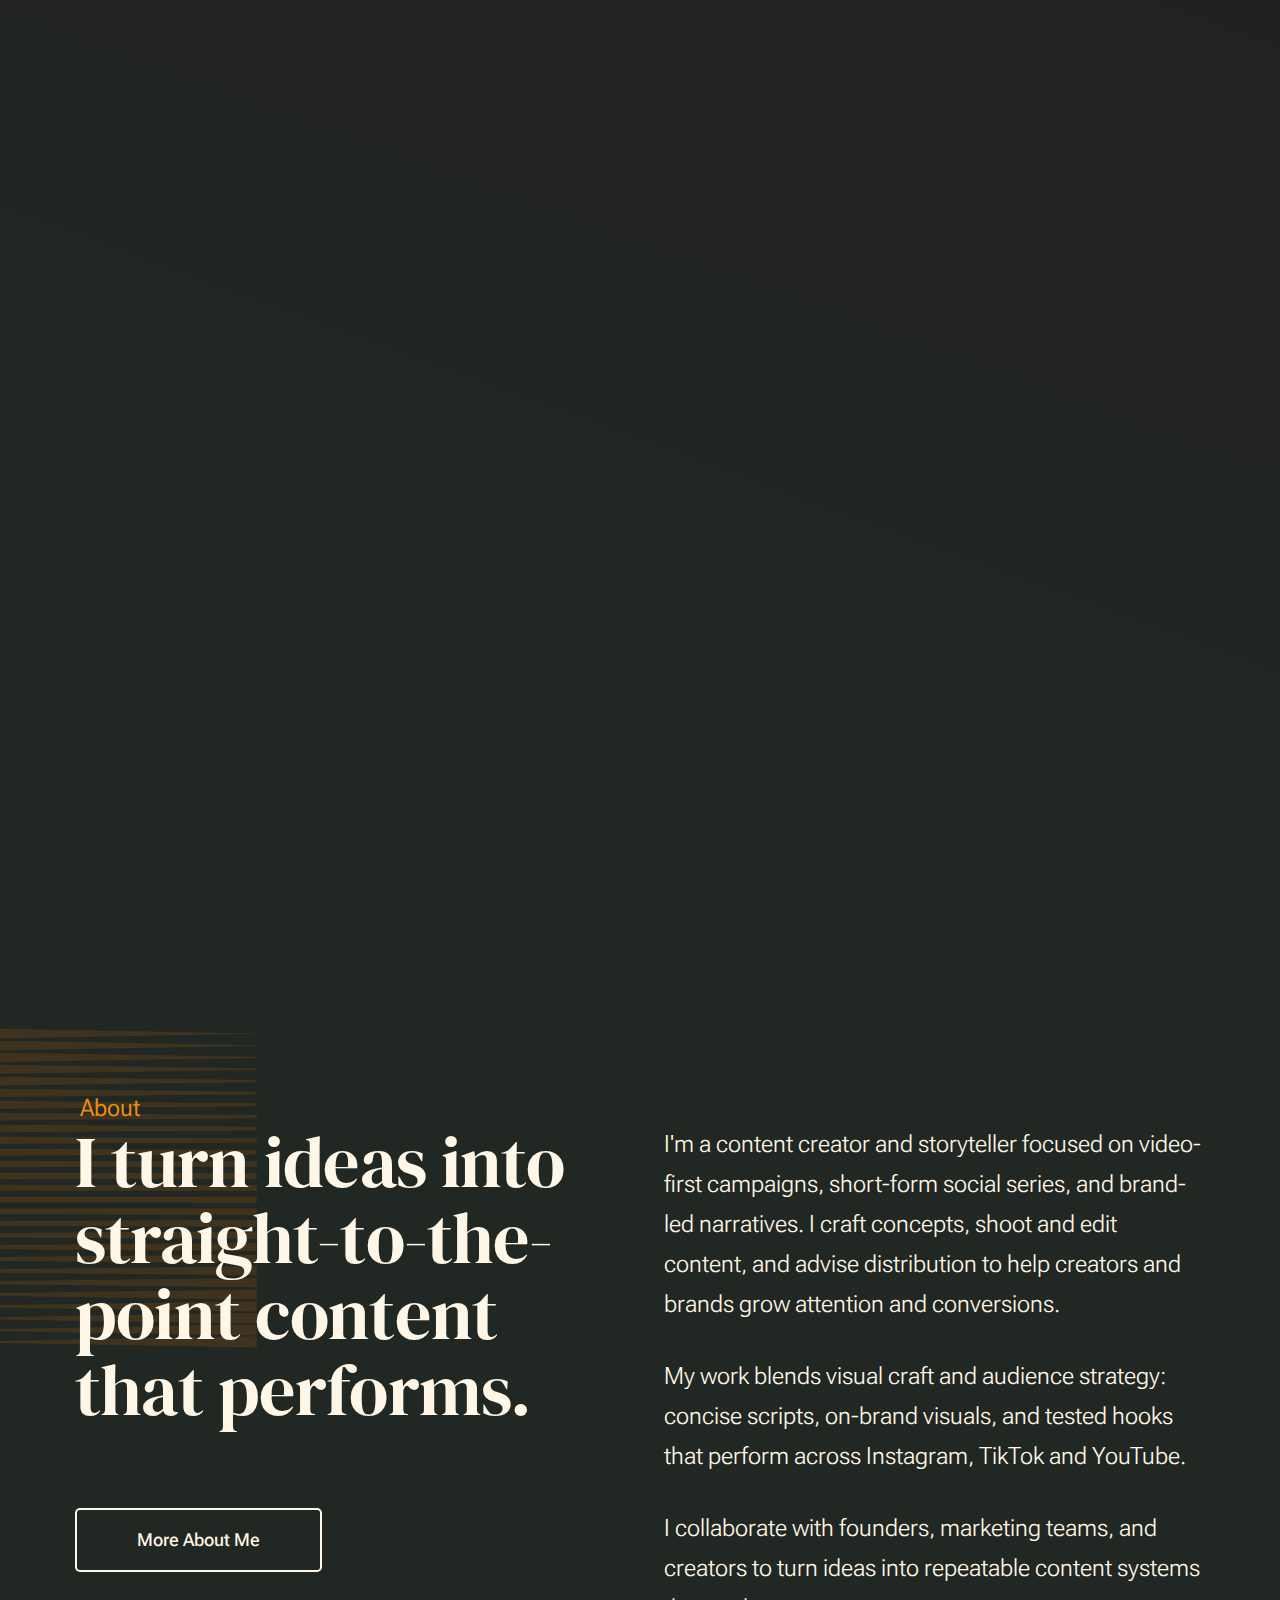
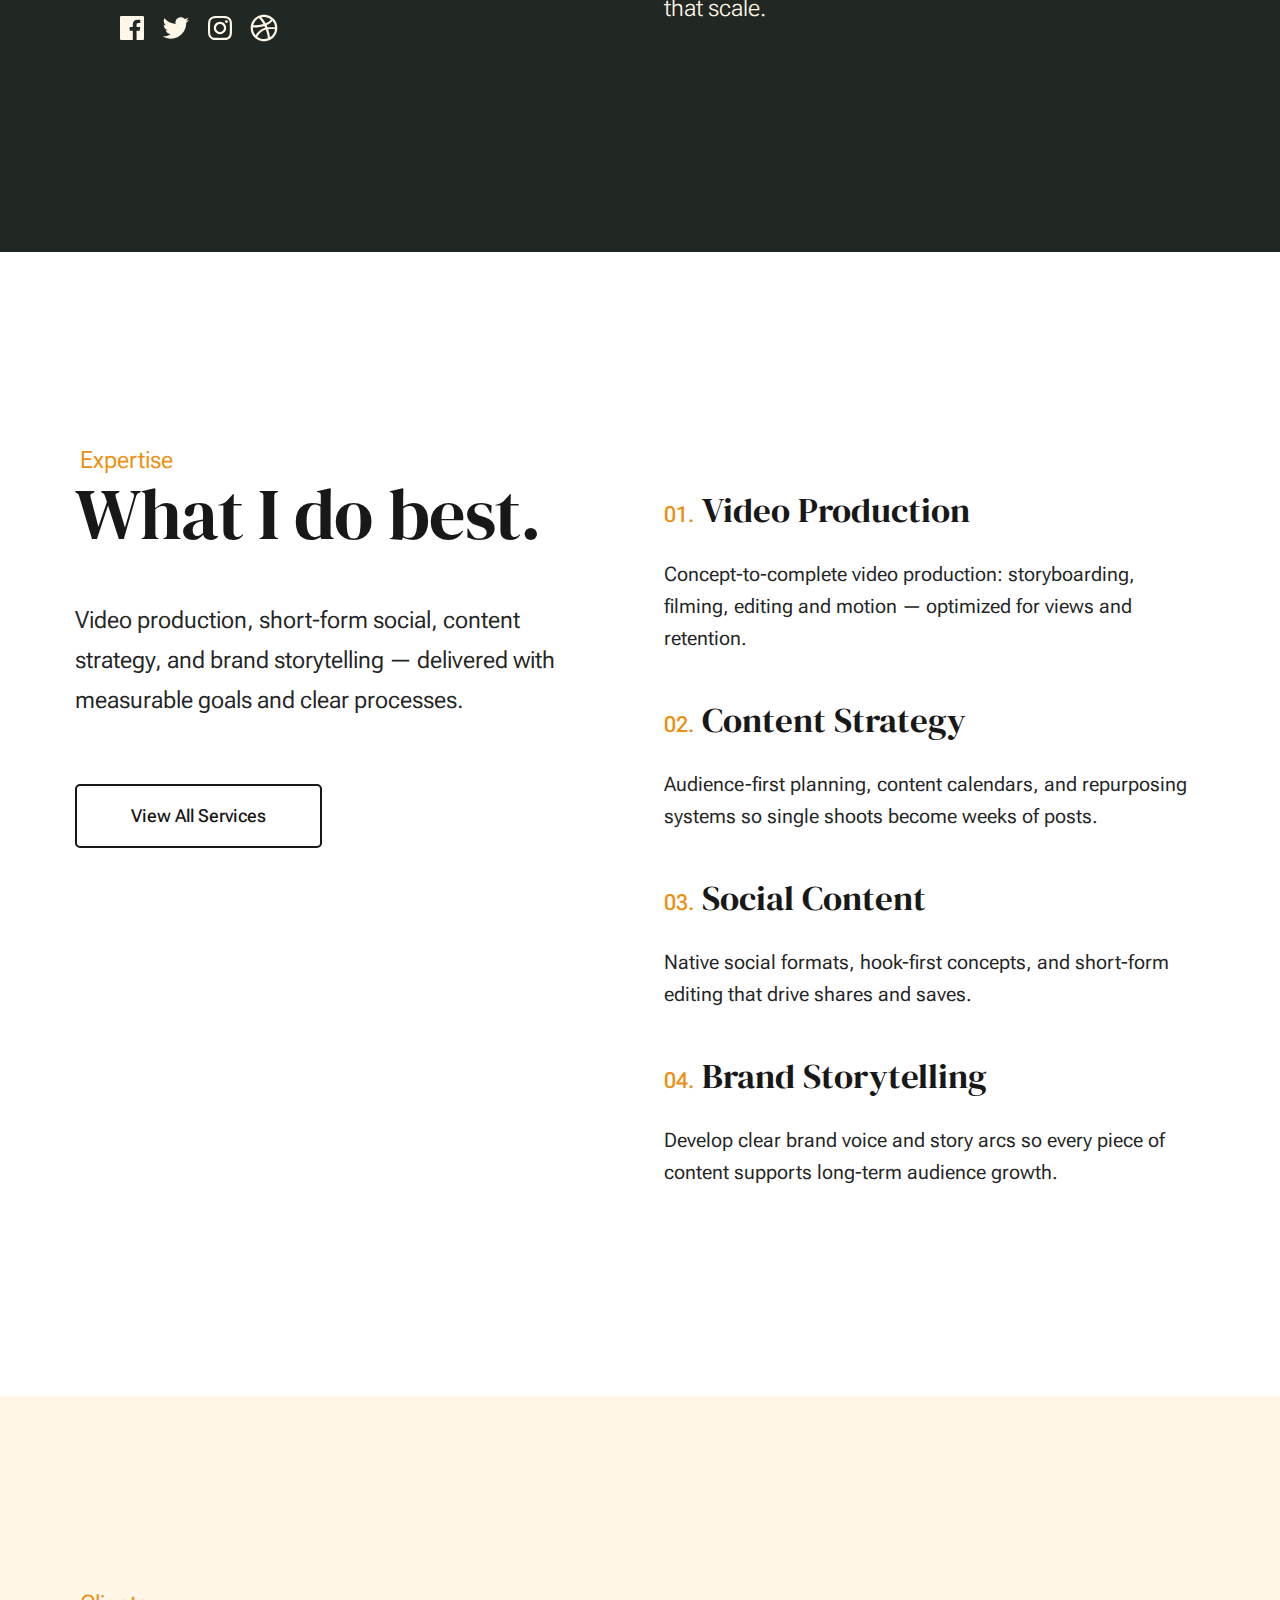
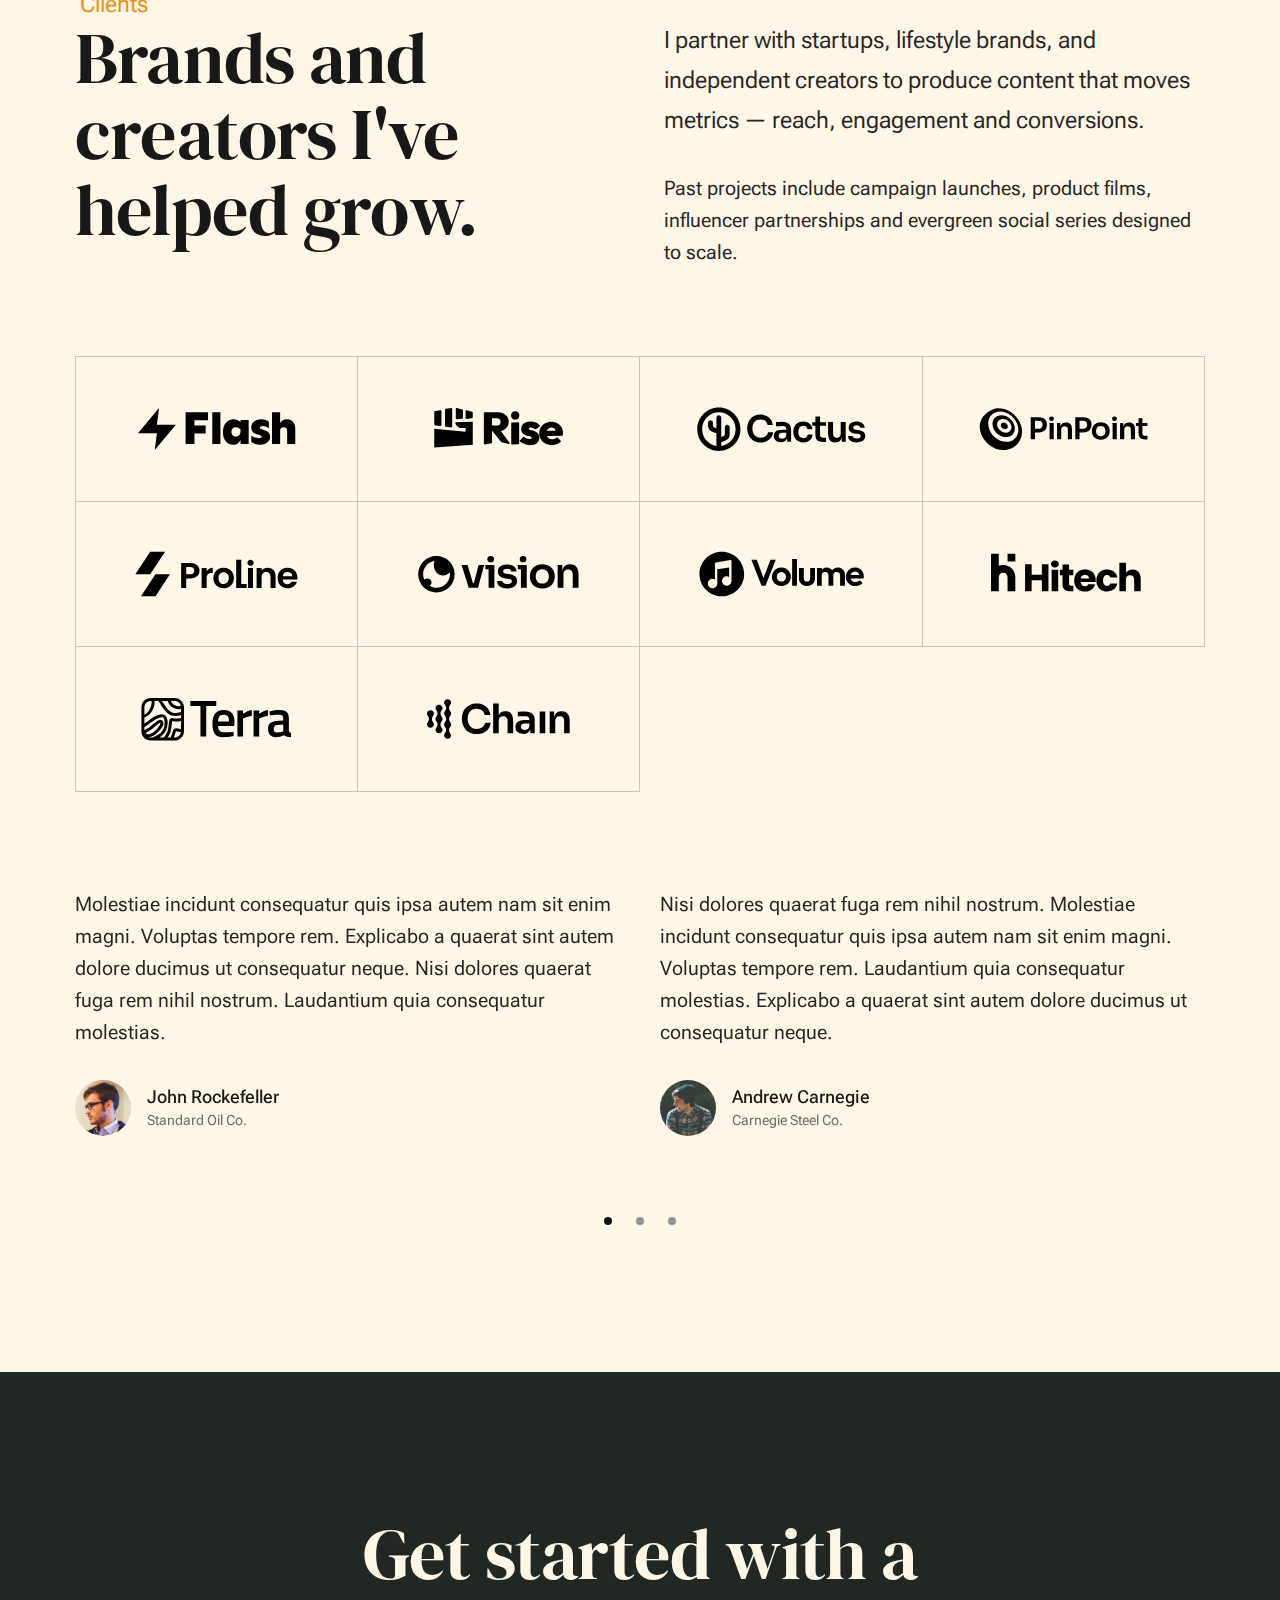
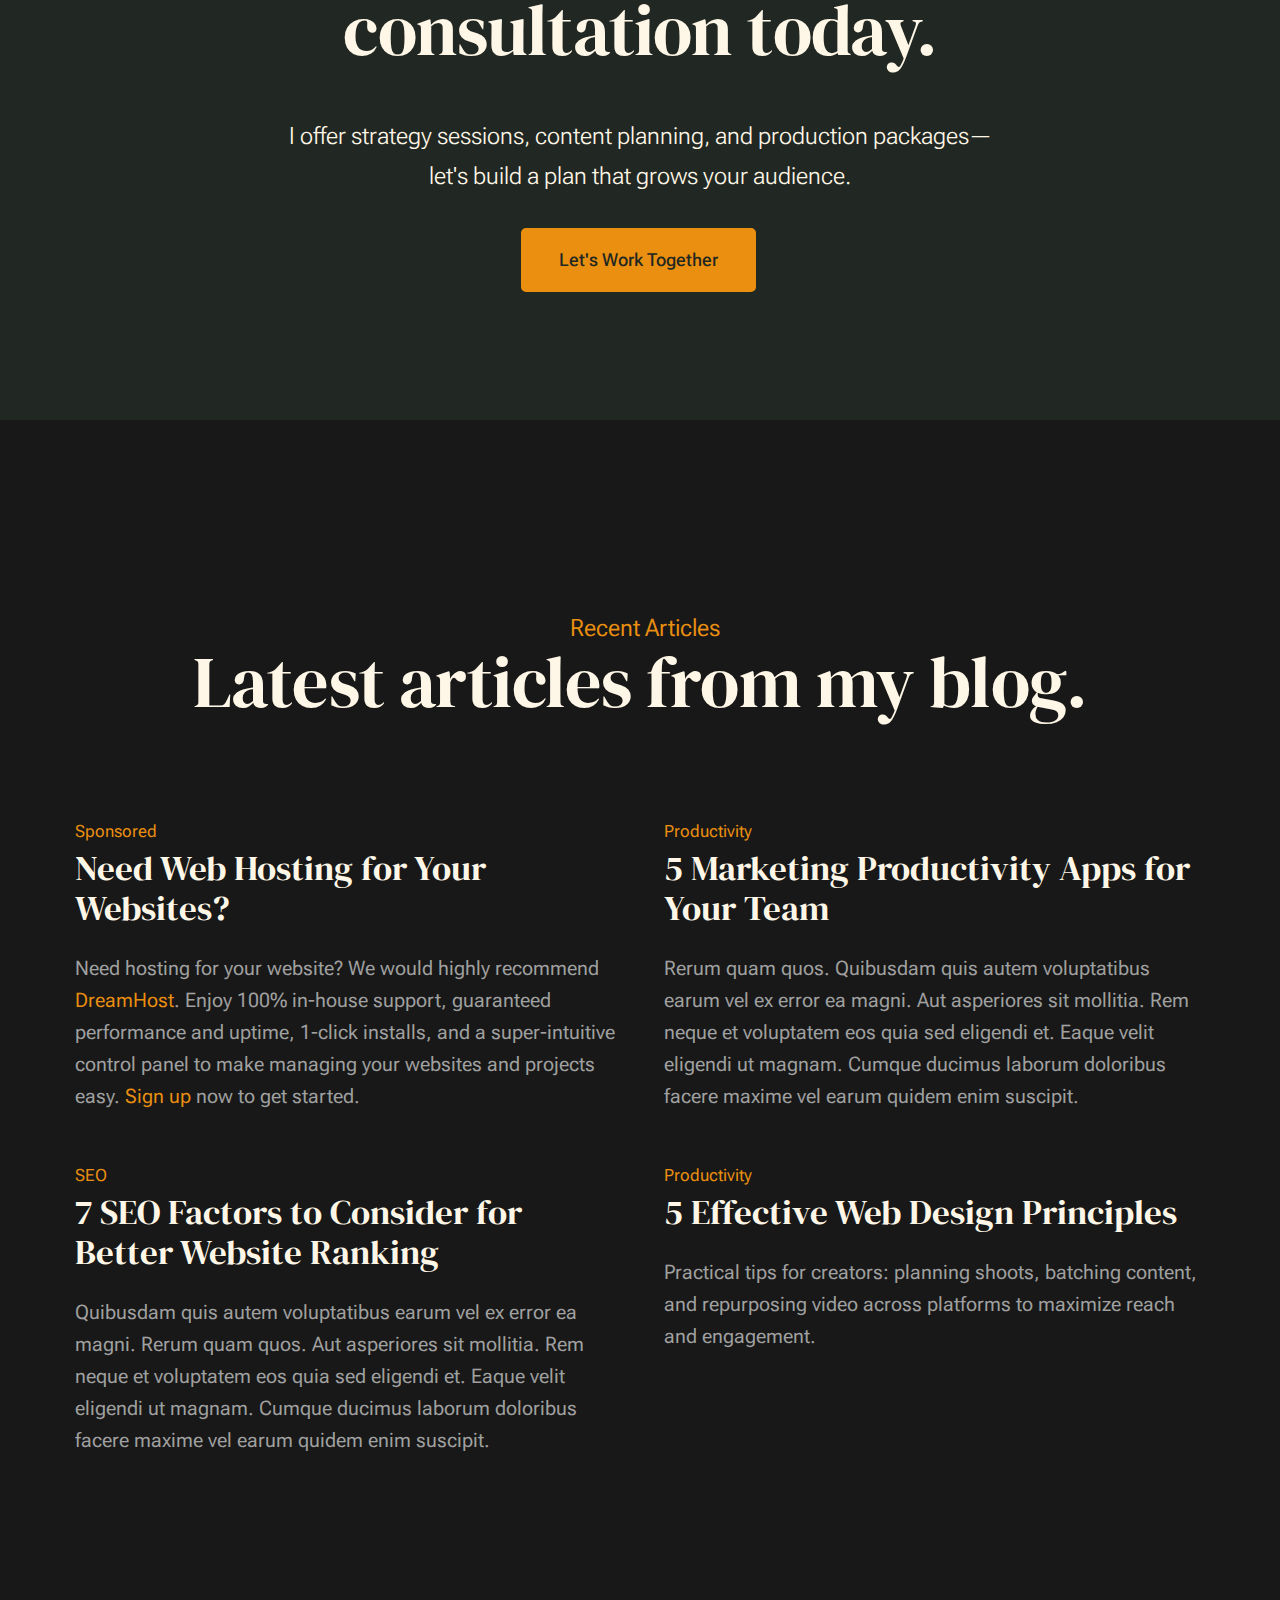
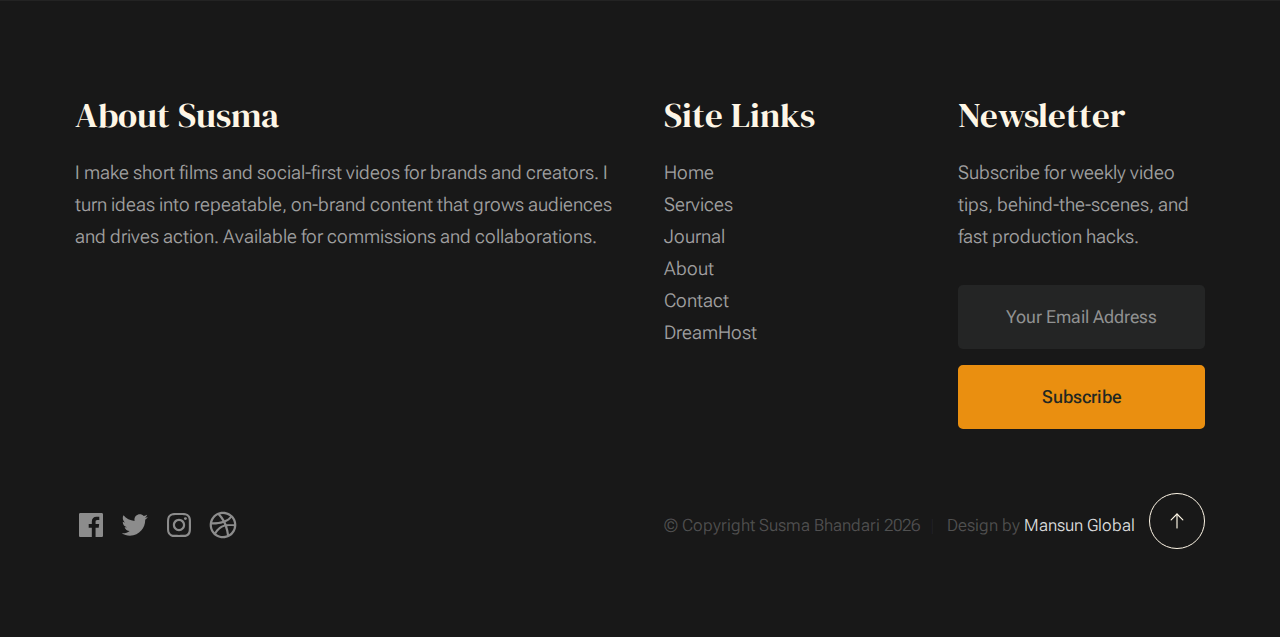
<file: index.html>
<!DOCTYPE html>
<html lang="en" class="no-js">
<head>
    <!-- Basic page needs -->
    <meta charset="utf-8">
    <meta name="viewport" content="width=device-width, initial-scale=1">
    <meta name="description" content="Susma Bhandari - Content Creator specializing in short films, social-first video, and brand storytelling.">
    <title>Home - Susma Bhandari </title>

    <script>
        document.documentElement.classList.remove('no-js');
        document.documentElement.classList.add('js');
    </script>

    <!-- CSS -->
    <link rel="stylesheet" href="css/vendor.css">
    <link rel="stylesheet" href="css/styles.css">

    <!-- Favicons -->
    <link rel="apple-touch-icon" sizes="180x180" href="apple-touch-icon.png">
    <link rel="icon" type="image/png" sizes="32x32" href="favicon-32x32.png">
    <link rel="icon" type="image/png" sizes="16x16" href="favicon-16x16.png">
    <link rel="manifest" href="site.webmanifest">
</head>

<body id="top">

    
    <!-- preloader
    ================================================== -->
    <div id="preloader">
        <div id="loader" class="dots-fade">
            <div></div>
            <div></div>
            <div></div>
        </div>
    </div>


    <!-- page wrap
    ================================================== -->
    <div id="page" class="s-pagewrap ss-home">


        <!-- # site header 
        ================================================== -->
        <header class="s-header">

            <div class="row s-header__inner width-sixteen-col">

                <div class="s-header__block">
                    <div class="s-header__logo">
                        <a class="logo" href="index.html">
                            <img src="images/logo.svg" alt="Homepage">
                        </a>
                    </div>

                    <a class="s-header__menu-toggle" href="#0"><span>Menu</span></a>
                </div> <!-- end s-header__block -->

                <nav class="s-header__nav">
    
                    <ul class="s-header__menu-links">
                        <li><a href="about.html">About</a></li>
                        <li><a href="services.html">Services</a></li>
                        <li><a href="blog.html">Gallery</a></li>
                        <li><a href="contact.html">Contact</a></li>
                    </ul> <!-- s-header__menu-links -->

                    <div class="s-header__contact">
                        <a href="contact.html" class="btn btn--primary s-header__contact-btn">Let's Work Together</a>                        
                    </div> <!-- s-header__contact -->
    
                </nav> <!-- end s-header__nav -->

            </div> <!-- end s-header__inner -->

        </header> <!-- end s-header -->


        <!-- # site main content
        ================================================== -->
        <section id="content" class="s-content">

            <!-- intro
            ----------------------------------------------- -->
            <section id="intro" class="s-intro">

                <div class="row s-intro__content width-sixteen-col">

                    <div class="column lg-12 s-intro__content-inner grid-block">
                        
                        <div class="s-intro__content-text">
                            <div class="s-intro__content-pretitle text-pretitle">Hello, I'm Susma — Content Creator</div>
                            <h1 class="s-intro__content-title">
                            I create memorable content —
                            short films, social-first video,
                            and brand stories that grow audiences.
                            <br>
                            </h1>
                        </div> <!-- s-intro__content-text -->

                        <div class="s-intro__content-media"> 
                            <div class="s-intro__content-media-inner">                               
                                <img src="images/intro-bg.jpg" srcset="images/intro-bg.jpg 1x, images/intro-bg@2x.jpg 2x" alt="Susma Bhandari content creation portfolio showcase">
                                <div class="lines">                               
                                    <span></span>                                  
                                </div>
                            </div>
                        </div> <!-- s-intro__content-media -->                      

                        <div class="s-intro__scroll-down">
                            <a href="#about" class="smoothscroll">
                                <div class="scroll-icon">
                                    <svg xmlns="http://www.w3.org/2000/svg" viewBox="0 0 24 24" width="36" height="36" fill="none" stroke="#97b34a" stroke-width="1" stroke-linecap="round" stroke-linejoin="round">&lt;!--!  Atomicons Free 1.00 by @atisalab License - https://atomicons.com/license/ (Icons: CC BY 4.0) Copyright 2021 Atomicons --&gt;<polyline points="7 13 12 18 17 13"></polyline><line x1="12" y1="18" x2="12" y2="6"></line></svg>
                                </div>
                                <span>Scroll for more</span>
                            </a>
                        </div> <!-- s-intro__scroll-down -->
                        
                    </div> <!-- s-intro__content-inner -->

                </div> <!-- s-intro__content -->

            </section> <!-- end s-intro -->

            <!-- about
            ----------------------------------------------- -->
            <section id="about" class="s-about target-section">

                <div class="row s-about__content width-sixteen-col">
                    <div class="column grid-block grid-section-split">

                        <img src="images/geometric_shape.svg" alt="" class="s-about__content-imgbg">

                        <div class="section-header grid-section-split__header">
                            <div class="text-pretitle">About</div>
                            <h2 class="text-display-title">
                            I turn ideas into straight-to-the-point content that performs.
                            </h2>
                        </div> <!-- end section-header -->

                        <div class="s-about__content-main grid-section-split__primary">
                            <p class="attention-getter">
                            I'm a content creator and storyteller focused on video-first campaigns, short-form social series, and brand-led narratives.
                            I craft concepts, shoot and edit content, and advise distribution to help creators and brands grow attention and conversions.
                            </p>

                            <p class="attention-getter">
                            My work blends visual craft and audience strategy: concise scripts, on-brand visuals, and tested hooks that perform across Instagram, TikTok and YouTube.
                            </p>

                            <p class="attention-getter">
                            I collaborate with founders, marketing teams, and creators to turn ideas into repeatable content systems that scale.
                            </p>
                        </div> <!-- end s-about__content-main -->

                        <div class="s-about__content-btn grid-section-split__bottom">
                            <a href="about.html" class="btn btn--stroke u-fullwidth">More About Me</a>

                            <ul class="s-about__social social-list">
                                <li>
                                    <a href="#0">
                                        <svg xmlns="http://www.w3.org/2000/svg" width="24" height="24" viewBox="0 0 24 24" style="fill:rgba(0, 0, 0, 1);transform:;-ms-filter:"><path d="M20,3H4C3.447,3,3,3.448,3,4v16c0,0.552,0.447,1,1,1h8.615v-6.96h-2.338v-2.725h2.338v-2c0-2.325,1.42-3.592,3.5-3.592 c0.699-0.002,1.399,0.034,2.095,0.107v2.42h-1.435c-1.128,0-1.348,0.538-1.348,1.325v1.735h2.697l-0.35,2.725h-2.348V21H20 c0.553,0,1-0.448,1-1V4C21,3.448,20.553,3,20,3z"></path></svg>
                                        <span class="u-screen-reader-text">Facebook</span>
                                    </a>
                                </li>
                                <li>
                                    <a href="#0">
                                        <svg xmlns="http://www.w3.org/2000/svg" width="24" height="24" viewBox="0 0 24 24" style="fill:rgba(0, 0, 0, 1);transform:;-ms-filter:"><path d="M19.633,7.997c0.013,0.175,0.013,0.349,0.013,0.523c0,5.325-4.053,11.461-11.46,11.461c-2.282,0-4.402-0.661-6.186-1.809 c0.324,0.037,0.636,0.05,0.973,0.05c1.883,0,3.616-0.636,5.001-1.721c-1.771-0.037-3.255-1.197-3.767-2.793 c0.249,0.037,0.499,0.062,0.761,0.062c0.361,0,0.724-0.05,1.061-0.137c-1.847-0.374-3.23-1.995-3.23-3.953v-0.05 c0.537,0.299,1.16,0.486,1.82,0.511C3.534,9.419,2.823,8.184,2.823,6.787c0-0.748,0.199-1.434,0.548-2.032 c1.983,2.443,4.964,4.04,8.306,4.215c-0.062-0.3-0.1-0.611-0.1-0.923c0-2.22,1.796-4.028,4.028-4.028 c1.16,0,2.207,0.486,2.943,1.272c0.91-0.175,1.782-0.512,2.556-0.973c-0.299,0.935-0.936,1.721-1.771,2.22 c0.811-0.088,1.597-0.312,2.319-0.624C21.104,6.712,20.419,7.423,19.633,7.997z"></path></svg>
                                        <span class="u-screen-reader-text">Twitter</span>
                                    </a>
                                </li>
                                <li>
                                    <a href="#0">
                                        <svg xmlns="http://www.w3.org/2000/svg" width="24" height="24" viewBox="0 0 24 24" style="fill:rgba(0, 0, 0, 1);transform:;-ms-filter:"><path d="M11.999,7.377c-2.554,0-4.623,2.07-4.623,4.623c0,2.554,2.069,4.624,4.623,4.624c2.552,0,4.623-2.07,4.623-4.624 C16.622,9.447,14.551,7.377,11.999,7.377L11.999,7.377z M11.999,15.004c-1.659,0-3.004-1.345-3.004-3.003 c0-1.659,1.345-3.003,3.004-3.003s3.002,1.344,3.002,3.003C15.001,13.659,13.658,15.004,11.999,15.004L11.999,15.004z"></path><circle cx="16.806" cy="7.207" r="1.078"></circle><path d="M20.533,6.111c-0.469-1.209-1.424-2.165-2.633-2.632c-0.699-0.263-1.438-0.404-2.186-0.42 c-0.963-0.042-1.268-0.054-3.71-0.054s-2.755,0-3.71,0.054C7.548,3.074,6.809,3.215,6.11,3.479C4.9,3.946,3.945,4.902,3.477,6.111 c-0.263,0.7-0.404,1.438-0.419,2.186c-0.043,0.962-0.056,1.267-0.056,3.71c0,2.442,0,2.753,0.056,3.71 c0.015,0.748,0.156,1.486,0.419,2.187c0.469,1.208,1.424,2.164,2.634,2.632c0.696,0.272,1.435,0.426,2.185,0.45 c0.963,0.042,1.268,0.055,3.71,0.055s2.755,0,3.71-0.055c0.747-0.015,1.486-0.157,2.186-0.419c1.209-0.469,2.164-1.424,2.633-2.633 c0.263-0.7,0.404-1.438,0.419-2.186c0.043-0.962,0.056-1.267,0.056-3.71s0-2.753-0.056-3.71C20.941,7.57,20.801,6.819,20.533,6.111z M19.315,15.643c-0.007,0.576-0.111,1.147-0.311,1.688c-0.305,0.787-0.926,1.409-1.712,1.711c-0.535,0.199-1.099,0.303-1.67,0.311 c-0.95,0.044-1.218,0.055-3.654,0.055c-2.438,0-2.687,0-3.655-0.055c-0.569-0.007-1.135-0.112-1.669-0.311 c-0.789-0.301-1.414-0.923-1.719-1.711c-0.196-0.534-0.302-1.099-0.311-1.669c-0.043-0.95-0.053-1.218-0.053-3.654 c0-2.437,0-2.686,0.053-3.655c0.007-0.576,0.111-1.146,0.311-1.687c0.305-0.789,0.93-1.41,1.719-1.712 c0.534-0.198,1.1-0.303,1.669-0.311c0.951-0.043,1.218-0.055,3.655-0.055c2.437,0,2.687,0,3.654,0.055 c0.571,0.007,1.135,0.112,1.67,0.311c0.786,0.303,1.407,0.925,1.712,1.712c0.196,0.534,0.302,1.099,0.311,1.669 c0.043,0.951,0.054,1.218,0.054,3.655c0,2.436,0,2.698-0.043,3.654H19.315z"></path></svg>
                                        <span class="u-screen-reader-text">Instagram</span>
                                    </a>
                                </li>
                                <li>
                                    <a href="#0">
                                        <svg xmlns="http://www.w3.org/2000/svg" width="24" height="24" viewBox="0 0 24 24" style="fill: rgba(0, 0, 0, 1);transform: ;msFilter:;"><path d="M20.66 6.98a9.932 9.932 0 0 0-3.641-3.64C15.486 2.447 13.813 2 12 2s-3.486.447-5.02 1.34c-1.533.893-2.747 2.107-3.64 3.64S2 10.187 2 12s.446 3.487 1.34 5.02a9.924 9.924 0 0 0 3.641 3.64C8.514 21.553 10.187 22 12 22s3.486-.447 5.02-1.34a9.932 9.932 0 0 0 3.641-3.64C21.554 15.487 22 13.813 22 12s-.446-3.487-1.34-5.02zM12 3.66c2 0 3.772.64 5.32 1.919-.92 1.174-2.286 2.14-4.1 2.9-1.002-1.813-2.088-3.327-3.261-4.54A7.715 7.715 0 0 1 12 3.66zM5.51 6.8a8.116 8.116 0 0 1 2.711-2.22c1.212 1.201 2.325 2.7 3.34 4.5-2 .6-4.114.9-6.341.9-.573 0-1.006-.013-1.3-.04A8.549 8.549 0 0 1 5.51 6.8zM3.66 12c0-.054.003-.12.01-.2.007-.08.01-.146.01-.2.254.014.641.02 1.161.02 2.666 0 5.146-.367 7.439-1.1.187.373.381.793.58 1.26-1.32.293-2.674 1.006-4.061 2.14S6.4 16.247 5.76 17.5c-1.4-1.587-2.1-3.42-2.1-5.5zM12 20.34c-1.894 0-3.594-.587-5.101-1.759.601-1.187 1.524-2.322 2.771-3.401 1.246-1.08 2.483-1.753 3.71-2.02a29.441 29.441 0 0 1 1.56 6.62 8.166 8.166 0 0 1-2.94.56zm7.08-3.96a8.351 8.351 0 0 1-2.58 2.621c-.24-2.08-.7-4.107-1.379-6.081.932-.066 1.765-.1 2.5-.1.799 0 1.686.034 2.659.1a8.098 8.098 0 0 1-1.2 3.46zm-1.24-5c-1.16 0-2.233.047-3.22.14a27.053 27.053 0 0 0-.68-1.62c2.066-.906 3.532-2.006 4.399-3.3 1.2 1.414 1.854 3.027 1.96 4.84-.812-.04-1.632-.06-2.459-.06z"></path></svg>
                                        <span class="u-screen-reader-text">Dribbble</span>
                                    </a>
                                </li>
                            </ul> <!-- end s-footer__social -->
                        </div> <!-- end s-about__content-btn -->
                    
                    </div> <!-- content-inner -->
                </div>
                
            </section> <!-- end s-about -->

            <!-- expertise
            ----------------------------------------------- -->
            <section id="expertise" class="s-expertise">

                <div class="row s-expertise__content width-sixteen-col">
                    <div class="column xl-12 grid-block grid-section-split">

                        <div class="section-header grid-section-split__header">
                            <div class="text-pretitle">Expertise</div>
                            <h2 class="text-display-title">
                            What I do best.
                            </h2>

                            <p class="lead">
                            Video production, short-form social, content strategy, and brand storytelling — delivered with measurable goals and clear processes.
                            </p>
                        </div> <!-- end section-header -->

                        <div class="s-expertise__content-main grid-section-split__primary">

                            <div class="grid-list-items list-items show-ctr">
                                <div class="grid-list-items__item list-items__item">
                                    <div class="grid-list-items__title list-items__item-header">
                                        <h3 class="list-items__item-title">Video Production</h3>
                                    </div>
                                    <div class="grid-list-items__text list-items__item-text">
                                        <p>
                                        Concept-to-complete video production: storyboarding, filming, editing and motion — optimized for views and retention.
                                        </p>
                                    </div>
                                </div> <!-- list-item -->
                                <div class="grid-list-items__item list-items__item">
                                    <div class="grid-list-items__title list-items__item-header">
                                        <h3 class="list-items__item-title">Content Strategy</h3>
                                    </div>
                                    <div class="grid-list-items__text list-items__item-text">
                                        <p>
                                        Audience-first planning, content calendars, and repurposing systems so single shoots become weeks of posts.
                                        </p>
                                    </div>
                                </div> <!-- list-expertise__item -->
                                <div class="grid-list-items__item list-items__item">
                                    <div class="grid-list-items__title list-items__item-header">
                                        <h3 class="list-items__item-title">Social Content</h3>
                                    </div>
                                    <div class="grid-list-items__text list-items__item-text">
                                        <p>
                                        Native social formats, hook-first concepts, and short-form editing that drive shares and saves.
                                        </p>
                                    </div>
                                </div> <!-- list-expertise__item -->
                                <div class="grid-list-items__item list-items__item">
                                    <div class="grid-list-items__title list-items__item-header">
                                        <h3 class="list-items__item-title">Brand Storytelling</h3>
                                    </div>
                                    <div class="grid-list-items__text list-items__item-text">
                                        <p>
                                        Develop clear brand voice and story arcs so every piece of content supports long-term audience growth.
                                        </p>
                                    </div>
                                </div> <!-- list-expertise__item -->

                            </div> <!-- grid-list-items -->
                        </div> <!-- end s-expertise__content-main -->

                        <div class="s-expertise__content-btn grid-section-split__bottom">
                            <a href="services.html" class="btn btn--stroke u-fullwidth">View All Services</a>
                        </div> <!-- end s-about__content-btn -->

                    </div> <!-- end grid-block-->
                </div> <!-- end s-expertise__content -->

            </section> <!-- end s-expertise -->

            <!-- clients
            ----------------------------------------------- -->
            <section id="clients" class="s-clients">          

                <div class="row s-clients__content-block width-sixteen-col">
                    <div class="column xl-12 grid-block grid-section-split">
                    
                        <div class="section-header grid-section-split__header">
                            <div class="text-pretitle">Clients</div>
                            <h2 class="text-display-title">
                            Brands and creators I've helped grow.
                            </h2>
                        </div> <!-- end section-header -->

                        <div class="grid-section-split__primary">
                            <p class="lead">
                            I partner with startups, lifestyle brands, and independent creators to produce content that moves metrics — reach, engagement and conversions.
                            </p>

                            <p>
                            Past projects include campaign launches, product films, influencer partnerships and evergreen social series designed to scale.
                            </p>
                        </div> <!-- end grid-section-split__primary -->
                    
                    </div> <!-- end column -->
                </div> <!-- end row -->

                <div class="row s-clients__content-block width-sixteen-col">
                    <div class="column xl-12">
                    
                        <div class="clients-list">                            
                            <div class="clients-list__item">
                                <a href="#0">
                                    <img src="images/clients/flash.svg" alt="Flash client logo">
                                </a>
                            </div>
                            <div class="clients-list__item">
                                <a href="#0">
                                    <img src="images/clients/rise.svg" alt="Rise client logo">
                                </a>
                            </div>
                            <div class="clients-list__item">
                                <a href="#0">
                                    <img src="images/clients/cactus.svg" alt="Cactus client logo">
                                </a>
                            </div>
                            <div class="clients-list__item">
                                <a href="#0">
                                    <img src="images/clients/pinpoint.svg" alt="Pinpoint client logo">
                                </a>
                            </div>
                            <div class="clients-list__item">
                                <a href="#0">
                                    <img src="images/clients/proline.svg" alt="Proline client logo">
                                </a>
                            </div>
                            <div class="clients-list__item">
                                <a href="#0">
                                    <img src="images/clients/vision.svg" alt="Vision client logo">
                                </a>
                            </div>
                            <div class="clients-list__item">
                                <a href="#0">
                                    <img src="images/clients/volume.svg" alt="Volume client logo">
                                </a>
                            </div>
                            <div class="clients-list__item">
                                <a href="#0">
                                    <img src="images/clients/hitech.svg" alt="HiTech client logo">
                                </a>
                            </div><div class="clients-list__item">
                                <a href="#0">
                                    <img src="images/clients/terra.svg" alt="Terra client logo">
                                </a>
                            </div>
                            <div class="clients-list__item">
                                <a href="#0">
                                    <img src="images/clients/chain.svg" alt="Chain client logo">
                                </a>
                            </div>
                        </div> <!-- end clients-list -->

                    </div> <!-- end column -->
                </div> <!-- end row -->
                                
                <div class="row s-clients__content-block width-sixteen-col">
                    <div class="column xl-12 testimonials">
                    
                        <div class="swiper-container testimonials__slider home-slider">

                            <div class="swiper-wrapper">
                                <div class="testimonials__slide swiper-slide">
                                    <p>
                                    Molestiae incidunt consequatur quis ipsa autem nam sit enim magni. Voluptas tempore rem. 
                                    Explicabo a quaerat sint autem dolore ducimus ut consequatur neque. Nisi dolores quaerat fuga rem nihil nostrum.
                                    Laudantium quia consequatur molestias.
                                    </p>
                                    <div class="testimonials__author">
                                        <img src="images/avatars/user-01.jpg" alt="Author image" class="testimonials__avatar">
                                        <cite class="testimonials__cite">
                                            <strong>John Rockefeller</strong>
                                            <span>Standard Oil Co.</span>
                                        </cite>
                                    </div>
                                </div>
                                <div class="testimonials__slide swiper-slide">
                                    <p>
                                    Nisi dolores quaerat fuga rem nihil nostrum. Molestiae incidunt consequatur quis ipsa autem nam sit enim magni. 
                                    Voluptas tempore rem. Laudantium quia consequatur molestias.
                                    Explicabo a quaerat sint autem dolore ducimus ut consequatur neque.
                                    </p>
                                    <div class="testimonials__author">
                                        <img src="images/avatars/user-04.jpg" alt="Author image" class="testimonials__avatar">
                                        <cite class="testimonials__cite">
                                            <strong>Andrew Carnegie</strong>
                                            <span>Carnegie Steel Co.</span>
                                        </cite>
                                    </div>
                                </div>
                                <div class="testimonials__slide swiper-slide">
                                    <p>
                                    Voluptas tempore rem. Molestiae incidunt consequatur quis ipsa autem nam sit enim magni.  
                                    Explicabo a quaerat sint autem dolore ducimus ut consequatur neque. 
                                    Nisi dolores quaerat fuga rem nihil nostrum. Laudantium quia consequatur molestias.
                                    </p>
                                    <div class="testimonials__author">
                                        <img src="images/avatars/user-06.jpg" alt="Author image" class="testimonials__avatar">
                                        <cite class="testimonials__cite">
                                            <strong>Henry Ford</strong>
                                            <span>Ford Motor Co.</span>
                                        </cite>
                                    </div>
                                </div>
                                <div class="testimonials__slide swiper-slide">
                                    <p>
                                    Molestiae incidunt consequatur quis ipsa autem nam sit enim magni. Voluptas tempore rem. 
                                    Explicabo a quaerat sint autem dolore ducimus ut consequatur neque. Nisi dolores quaerat fuga rem nihil nostrum.
                                    Laudantium quia consequatur molestias.
                                    </p>
                                    <div class="testimonials__author">
                                        <img src="images/avatars/user-02.jpg" alt="Author image" class="testimonials__avatar">
                                        <cite class="testimonials__cite">
                                            <strong>John Morgan</strong>
                                            <span>JP Morgan & Co.</span>
                                        </cite>
                                    </div>
                                </div> 
                            </div> <!-- end swiper-wrapper --> 

                            <div class="swiper-pagination"></div>

                        </div> <!--end testimonials__slider -->                    
                    
                    </div> <!-- end column -->
                </div> <!-- end row -->


            </section> <!-- end s-clients -->            

        </section> <!-- s-content-->

        <!-- # cta
        ================================================== -->
        <section id="cta" class="s-cta">

            <div class="row row-x-center text-center">
                <div class="column xl-8 lg-12">

                    <div class="s-cta__content">
                        <h2 class="text-display-title">
                        Get started with a consultation today.
                        </h2>
                        <p class="lead">
                        I offer strategy sessions, content planning, and production packages—let's build a plan that grows your audience.
                        </p>
                        <a href="contact.html" class="btn btn--primary">Let's Work Together</a>
                    </div>

                </div>
            </div>

        </section> <!-- end s-cta -->

        <!-- # journal
        ================================================== -->
        <section id="journal" class="s-journal">

            <div class="row s-journal__content width-sixteen-col">
                <div class="column xl-12 grid-block">

                    <div class="grid-full section-header text-center">
                        <div class="text-pretitle">Recent Articles</div>                           
                        <h2 class="text-display-title">
                        Latest articles from my blog.
                        </h2>  
                    </div> <!-- end section-header --> 

                    <div class="grid-full s-journal__content-main grid-list-items">

                        <div class="grid-list-items__item blog-card">
                            <div class="blog-card__header">
                                <div class="blog-card__cat-links">
                                    <a href="https://www.dreamhost.com/r.cgi?287326">Sponsored</a>
                                </div>
                                <h3 class="blog-card__title"><a href="https://www.dreamhost.com/r.cgi?287326">Need Web Hosting for Your Websites?</a></h3>
                            </div>
                            <div class="blog-card__text">
                                <p>
                                Need hosting for your website? We would highly recommend <a href="https://www.dreamhost.com/r.cgi?287326">DreamHost</a>.
                                Enjoy 100% in-house support, guaranteed performance and uptime, 1-click installs, and a super-intuitive control 
                                panel to make managing your websites and projects easy. <a href="https://www.dreamhost.com/r.cgi?287326">Sign up</a> now to get started.
                                </p>
                            </div>
                        </div> <!-- end blog-card -->
                        <div class="grid-list-items__item blog-card">
                            <div class="blog-card__header">
                                <div class="blog-card__cat-links">
                                    <a href="blog.html">Productivity</a>
                                </div>
                                <h3 class="blog-card__title"><a href="single.html">5 Marketing Productivity Apps for Your Team</a></h3>
                            </div>
                            <div class="blog-card__text">
                                <p>
                                Rerum quam quos. Quibusdam quis autem voluptatibus earum vel ex error ea magni. Aut asperiores 
                                sit mollitia. Rem neque et voluptatem eos quia sed eligendi et. Eaque velit eligendi ut 
                                magnam. Cumque ducimus laborum doloribus facere maxime vel earum quidem enim suscipit.
                                </p>
                            </div>
                        </div> <!-- end blog-card -->
                        <div class="grid-list-items__item blog-card">
                            <div class="blog-card__header">
                                <div class="blog-card__cat-links">
                                    <a href="blog.html">SEO</a>
                                </div>
                                <h3 class="blog-card__title"><a href="single.html">7 SEO Factors to Consider for Better Website Ranking</a></h3>
                            </div>
                            <div class="blog-card__text">
                                <p>
                                Quibusdam quis autem voluptatibus earum vel ex error ea magni. Rerum quam quos. Aut asperiores 
                                sit mollitia. Rem neque et voluptatem eos quia sed eligendi et. Eaque velit eligendi ut 
                                magnam. Cumque ducimus laborum doloribus facere maxime vel earum quidem enim suscipit.
                                </p>
                            </div>
                        </div> <!-- end blog card -->
                        <div class="grid-list-items__item blog-card">
                            <div class="blog-card__header">
                                <div class="blog-card__cat-links">
                                    <a href="blog.html">Productivity</a>
                                </div>
                                <h3 class="blog-card__title"><a href="single.html">5 Effective Web Design Principles</a></h3>
                            </div>
                            <div class="blog-card__text">
                                <p>
                                Practical tips for creators: planning shoots, batching content, and repurposing video across platforms to maximize reach and engagement.
                                </p>
                            </div>
                        </div> <!-- end blog-card -->

                    </div> <!-- end grid-list-items -->

                </div> <!-- end grid-block-->
            </div> <!-- end s-journal__content -->

        </section> <!-- end s-journal -->


        <!-- # footer 
        ================================================== -->
        <footer class="s-footer">
            <div class="row s-footer__content">
                <div class="column xl-6 lg-6 md-12 s-footer__block s-footer__about">                    
                    <h3>About Susma</h3>
                    <p>
                    I make short films and social-first videos for brands and creators. I turn ideas into repeatable, on‑brand content that grows audiences and drives action. Available for commissions and collaborations.
                    </p>               
                </div>                
                <div class="column xl-3 lg-6 md-12 s-footer__block s-footer__site-links">
                    <h3>Site Links</h3>
                    <ul class="link-list">
                        <li><a href="index.html">Home</a></li>
                        <li><a href="services.html">Services</a></li>
                        <li><a href="blog.html">Journal</a></li>
                        <li><a href="about.html">About</a></li>
                        <li><a href="contact.html">Contact</a></li>
                        <li><a href="https://www.dreamhost.com/r.cgi?287326">DreamHost</a></li>
                    </ul>
                </div>
                <div class="column xl-3 lg-6 md-12 tab-12 s-footer__block s-footer__newsletter">
                    <h3>Newsletter</h3>

                    <p>
                    Subscribe for weekly video tips, behind-the-scenes, and fast production hacks.
                    </p>

                    <div class="subscribe-form">
                        <form id="mc-form" class="mc-form">
                            <input 
                                type="email" 
                                name="EMAIL" 
                                id="mce-EMAIL" 
                                class="u-fullwidth text-center" 
                                placeholder="Your Email Address" 
                                required>
                            <input type="submit" name="subscribe" value="Subscribe" class="btn btn--primary btn--small u-fullwidth">
                            <!-- <div style="position: absolute; left: -5000px;" aria-hidden="true"><input type="text" name="b_cdb7b577e41181934ed6a6a44_9a91cfe7b3" tabindex="-1" value=""></div> -->
                            <div class="mc-status"></div>
                        </form>
                    </div>
                </div>
            </div>    
            
            <div class="row s-footer__bottom">
                <div class="column xl-6 lg-12">
                    <ul class="s-footer__social social-list">
                        <li>
                            <a href="#0">
                                <svg xmlns="http://www.w3.org/2000/svg" width="24" height="24" viewBox="0 0 24 24" style="fill:rgba(0, 0, 0, 1);transform:;-ms-filter:"><path d="M20,3H4C3.447,3,3,3.448,3,4v16c0,0.552,0.447,1,1,1h8.615v-6.96h-2.338v-2.725h2.338v-2c0-2.325,1.42-3.592,3.5-3.592 c0.699-0.002,1.399,0.034,2.095,0.107v2.42h-1.435c-1.128,0-1.348,0.538-1.348,1.325v1.735h2.697l-0.35,2.725h-2.348V21H20 c0.553,0,1-0.448,1-1V4C21,3.448,20.553,3,20,3z"></path></svg>
                                <span class="u-screen-reader-text">Facebook</span>
                            </a>
                        </li>
                        <li>
                            <a href="#0">
                                <svg xmlns="http://www.w3.org/2000/svg" width="24" height="24" viewBox="0 0 24 24" style="fill:rgba(0, 0, 0, 1);transform:;-ms-filter:"><path d="M19.633,7.997c0.013,0.175,0.013,0.349,0.013,0.523c0,5.325-4.053,11.461-11.46,11.461c-2.282,0-4.402-0.661-6.186-1.809 c0.324,0.037,0.636,0.05,0.973,0.05c1.883,0,3.616-0.636,5.001-1.721c-1.771-0.037-3.255-1.197-3.767-2.793 c0.249,0.037,0.499,0.062,0.761,0.062c0.361,0,0.724-0.05,1.061-0.137c-1.847-0.374-3.23-1.995-3.23-3.953v-0.05 c0.537,0.299,1.16,0.486,1.82,0.511C3.534,9.419,2.823,8.184,2.823,6.787c0-0.748,0.199-1.434,0.548-2.032 c1.983,2.443,4.964,4.04,8.306,4.215c-0.062-0.3-0.1-0.611-0.1-0.923c0-2.22,1.796-4.028,4.028-4.028 c1.16,0,2.207,0.486,2.943,1.272c0.91-0.175,1.782-0.512,2.556-0.973c-0.299,0.935-0.936,1.721-1.771,2.22 c0.811-0.088,1.597-0.312,2.319-0.624C21.104,6.712,20.419,7.423,19.633,7.997z"></path></svg>
                                <span class="u-screen-reader-text">Twitter</span>
                            </a>
                        </li>
                        <li>
                            <a href="#0">
                                <svg xmlns="http://www.w3.org/2000/svg" width="24" height="24" viewBox="0 0 24 24" style="fill:rgba(0, 0, 0, 1);transform:;-ms-filter:"><path d="M11.999,7.377c-2.554,0-4.623,2.07-4.623,4.623c0,2.554,2.069,4.624,4.623,4.624c2.552,0,4.623-2.07,4.623-4.624 C16.622,9.447,14.551,7.377,11.999,7.377L11.999,7.377z M11.999,15.004c-1.659,0-3.004-1.345-3.004-3.003 c0-1.659,1.345-3.003,3.004-3.003s3.002,1.344,3.002,3.003C15.001,13.659,13.658,15.004,11.999,15.004L11.999,15.004z"></path><circle cx="16.806" cy="7.207" r="1.078"></circle><path d="M20.533,6.111c-0.469-1.209-1.424-2.165-2.633-2.632c-0.699-0.263-1.438-0.404-2.186-0.42 c-0.963-0.042-1.268-0.054-3.71-0.054s-2.755,0-3.71,0.054C7.548,3.074,6.809,3.215,6.11,3.479C4.9,3.946,3.945,4.902,3.477,6.111 c-0.263,0.7-0.404,1.438-0.419,2.186c-0.043,0.962-0.056,1.267-0.056,3.71c0,2.442,0,2.753,0.056,3.71 c0.015,0.748,0.156,1.486,0.419,2.187c0.469,1.208,1.424,2.164,2.634,2.632c0.696,0.272,1.435,0.426,2.185,0.45 c0.963,0.042,1.268,0.055,3.71,0.055s2.755,0,3.71-0.055c0.747-0.015,1.486-0.157,2.186-0.419c1.209-0.469,2.164-1.424,2.633-2.633 c0.263-0.7,0.404-1.438,0.419-2.186c0.043-0.962,0.056-1.267,0.056-3.71s0-2.753-0.056-3.71C20.941,7.57,20.801,6.819,20.533,6.111z M19.315,15.643c-0.007,0.576-0.111,1.147-0.311,1.688c-0.305,0.787-0.926,1.409-1.712,1.711c-0.535,0.199-1.099,0.303-1.67,0.311 c-0.95,0.044-1.218,0.055-3.654,0.055c-2.438,0-2.687,0-3.655-0.055c-0.569-0.007-1.135-0.112-1.669-0.311 c-0.789-0.301-1.414-0.923-1.719-1.711c-0.196-0.534-0.302-1.099-0.311-1.669c-0.043-0.95-0.053-1.218-0.053-3.654 c0-2.437,0-2.686,0.053-3.655c0.007-0.576,0.111-1.146,0.311-1.687c0.305-0.789,0.93-1.41,1.719-1.712 c0.534-0.198,1.1-0.303,1.669-0.311c0.951-0.043,1.218-0.055,3.655-0.055c2.437,0,2.687,0,3.654,0.055 c0.571,0.007,1.135,0.112,1.67,0.311c0.786,0.303,1.407,0.925,1.712,1.712c0.196,0.534,0.302,1.099,0.311,1.669 c0.043,0.951,0.054,1.218,0.054,3.655c0,2.436,0,2.698-0.043,3.654H19.315z"></path></svg>
                                <span class="u-screen-reader-text">Instagram</span>
                            </a>
                        </li>
                        <li>
                            <a href="#0">
                                <svg xmlns="http://www.w3.org/2000/svg" width="24" height="24" viewBox="0 0 24 24" style="fill: rgba(0, 0, 0, 1);transform: ;msFilter:;"><path d="M20.66 6.98a9.932 9.932 0 0 0-3.641-3.64C15.486 2.447 13.813 2 12 2s-3.486.447-5.02 1.34c-1.533.893-2.747 2.107-3.64 3.64S2 10.187 2 12s.446 3.487 1.34 5.02a9.924 9.924 0 0 0 3.641 3.64C8.514 21.553 10.187 22 12 22s3.486-.447 5.02-1.34a9.932 9.932 0 0 0 3.641-3.64C21.554 15.487 22 13.813 22 12s-.446-3.487-1.34-5.02zM12 3.66c2 0 3.772.64 5.32 1.919-.92 1.174-2.286 2.14-4.1 2.9-1.002-1.813-2.088-3.327-3.261-4.54A7.715 7.715 0 0 1 12 3.66zM5.51 6.8a8.116 8.116 0 0 1 2.711-2.22c1.212 1.201 2.325 2.7 3.34 4.5-2 .6-4.114.9-6.341.9-.573 0-1.006-.013-1.3-.04A8.549 8.549 0 0 1 5.51 6.8zM3.66 12c0-.054.003-.12.01-.2.007-.08.01-.146.01-.2.254.014.641.02 1.161.02 2.666 0 5.146-.367 7.439-1.1.187.373.381.793.58 1.26-1.32.293-2.674 1.006-4.061 2.14S6.4 16.247 5.76 17.5c-1.4-1.587-2.1-3.42-2.1-5.5zM12 20.34c-1.894 0-3.594-.587-5.101-1.759.601-1.187 1.524-2.322 2.771-3.401 1.246-1.08 2.483-1.753 3.71-2.02a29.441 29.441 0 0 1 1.56 6.62 8.166 8.166 0 0 1-2.94.56zm7.08-3.96a8.351 8.351 0 0 1-2.58 2.621c-.24-2.08-.7-4.107-1.379-6.081.932-.066 1.765-.1 2.5-.1.799 0 1.686.034 2.659.1a8.098 8.098 0 0 1-1.2 3.46zm-1.24-5c-1.16 0-2.233.047-3.22.14a27.053 27.053 0 0 0-.68-1.62c2.066-.906 3.532-2.006 4.399-3.3 1.2 1.414 1.854 3.027 1.96 4.84-.812-.04-1.632-.06-2.459-.06z"></path></svg>
                                <span class="u-screen-reader-text">Dribbble</span>
                            </a>
                        </li>
                    </ul> <!-- end s-footer__social -->
                </div>
                <div class="column xl-6 lg-12">
                    <p class="ss-copyright">
                        <span>© Copyright Susma Bhandari 2026</span> 
                        <span>Design by <a href="https://mbhusal.com.np/">Mansun Global</a></span>
                    </p>
                </div>

                <div class="ss-go-top">
                    <a class="smoothscroll" title="Back to Top" href="#top">
                        <svg xmlns="http://www.w3.org/2000/svg" viewBox="0 0 24 24" width="36" height="36" fill="none" stroke="#ffffff" stroke-width="1" stroke-linecap="round" stroke-linejoin="round">&lt;!--!  Atomicons Free 1.00 by @atisalab License - https://atomicons.com/license/ (Icons: CC BY 4.0) Copyright 2021 Atomicons --&gt;<polyline points="17 11 12 6 7 11"></polyline><line x1="12" y1="18" x2="12" y2="6"></line></svg>
                    </a>
                </div> <!-- end ss-go-top -->
            </div>
            
        </footer> <!-- end s-footer -->

    </div> <!-- end page-wrap -->

    <!-- Java Script
    ================================================== -->
    <script src="js/plugins.js"></script>
    <script src="js/main.js"></script>

</body>
</html>
</file>
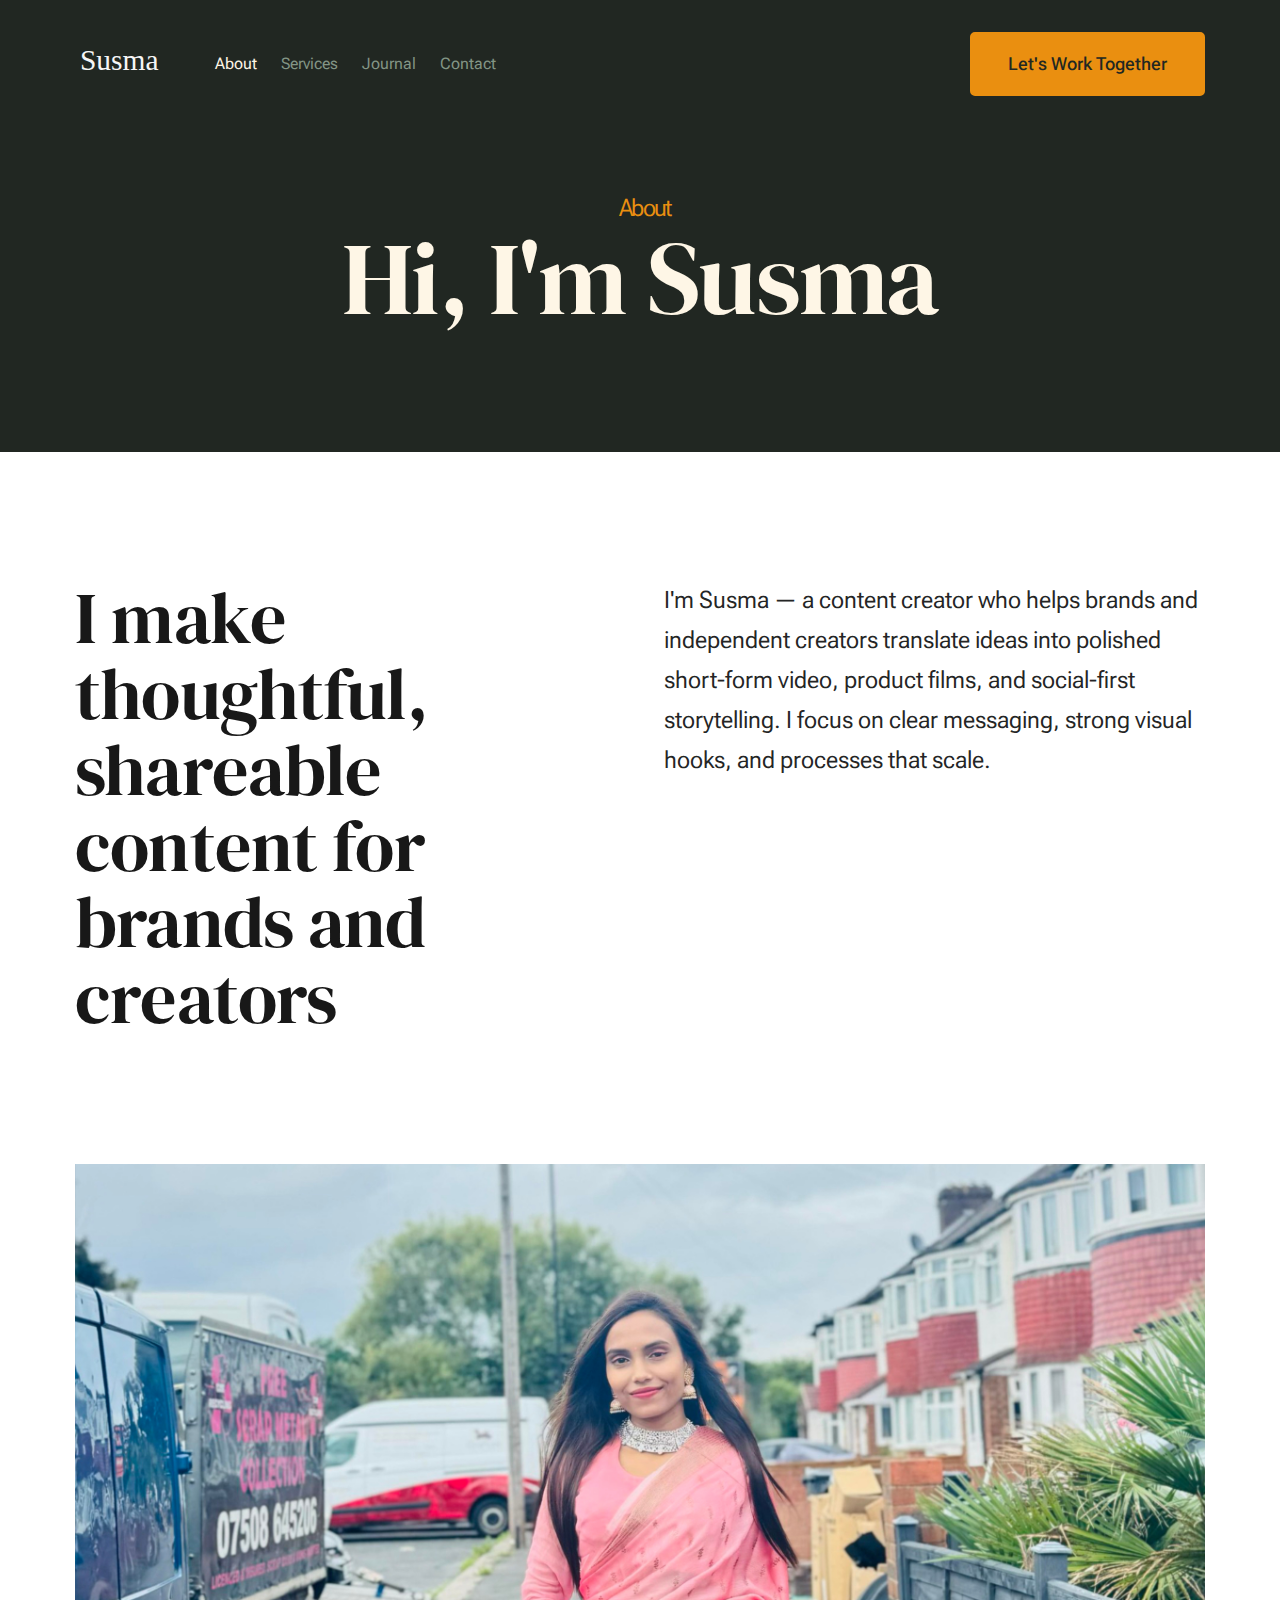
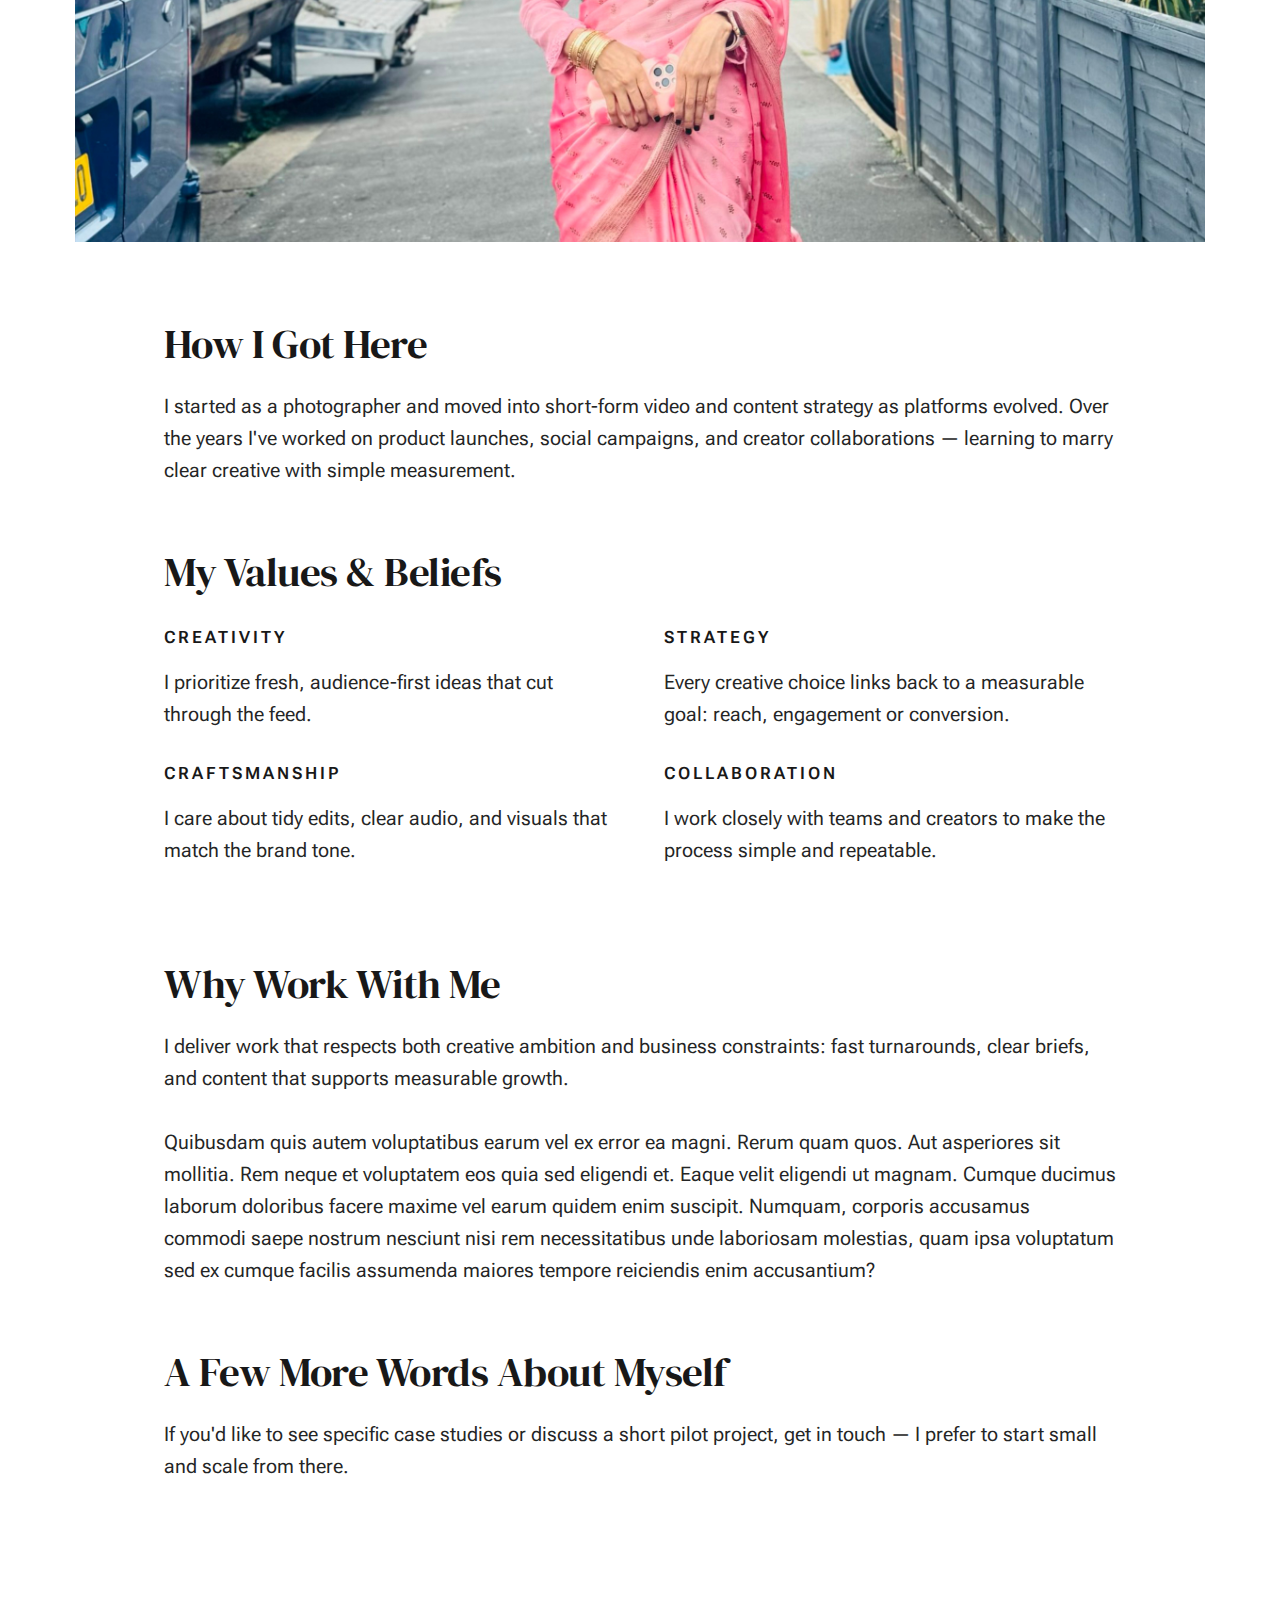
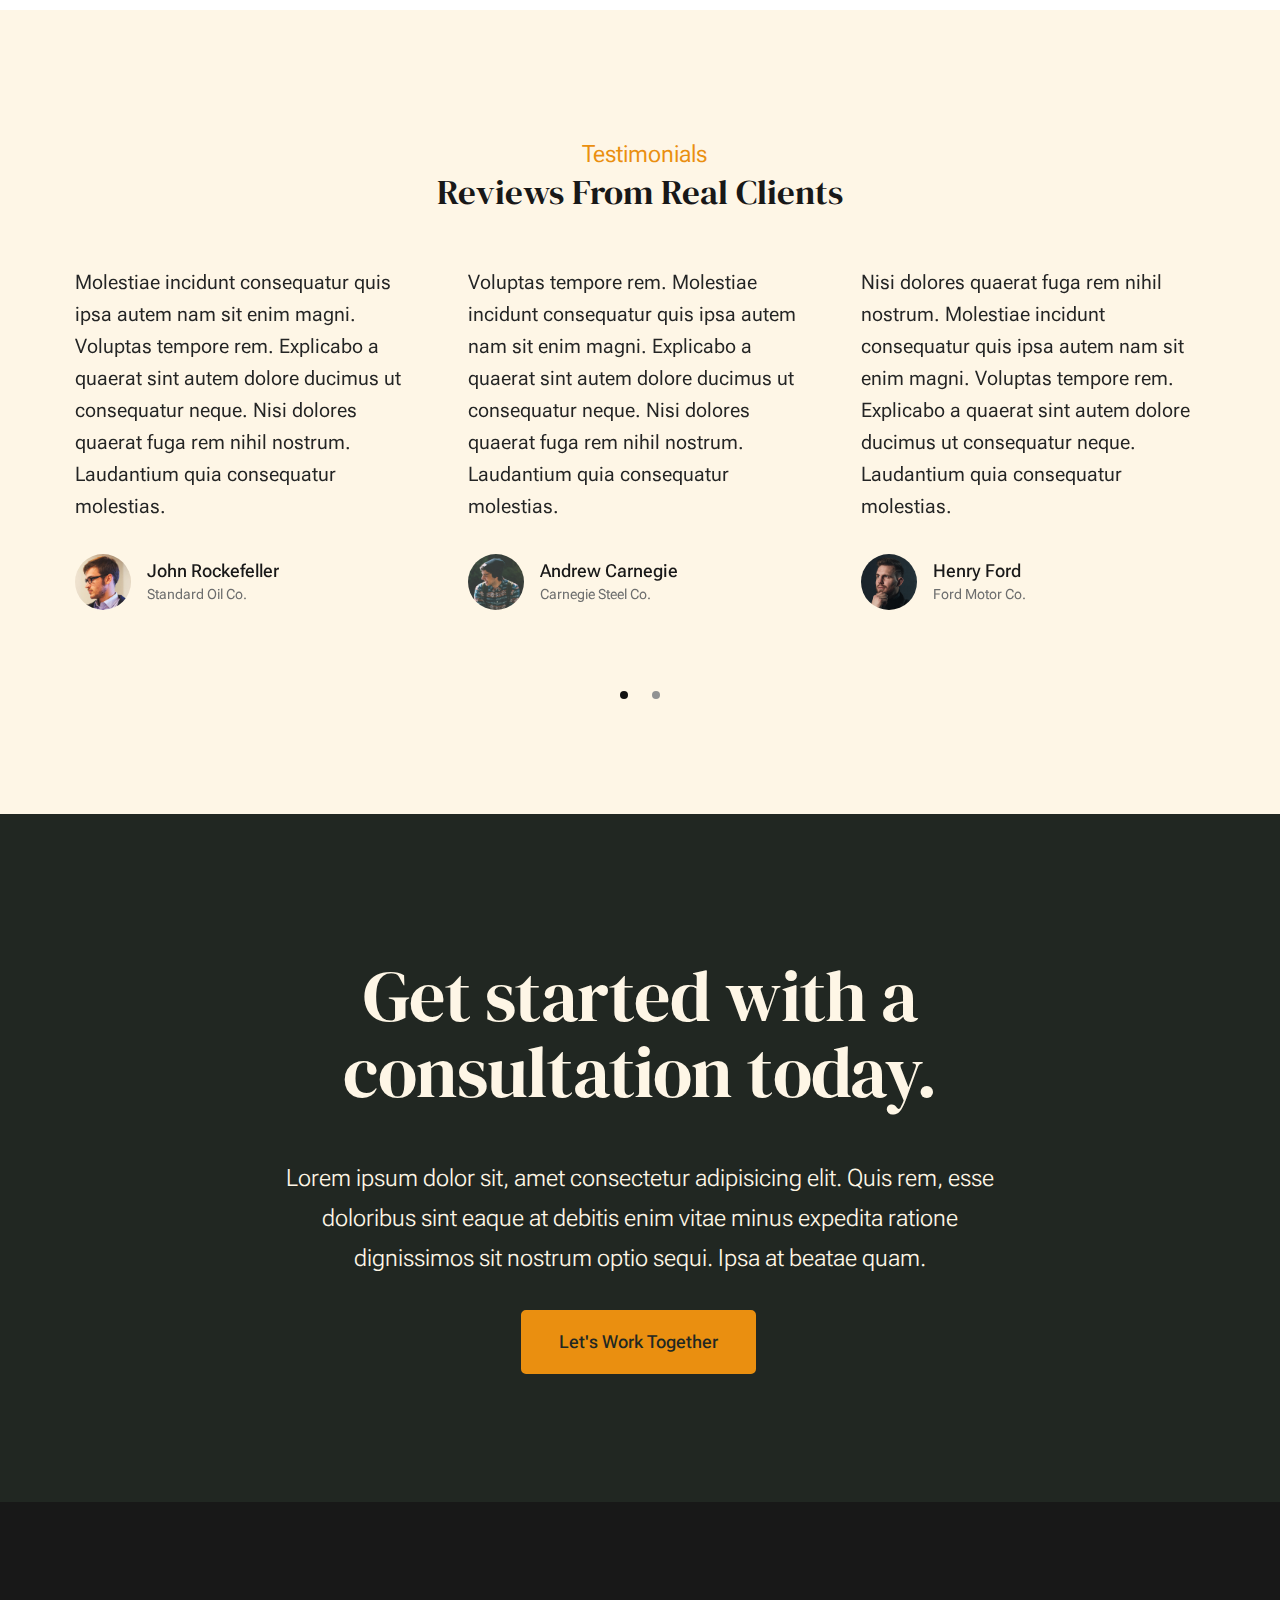
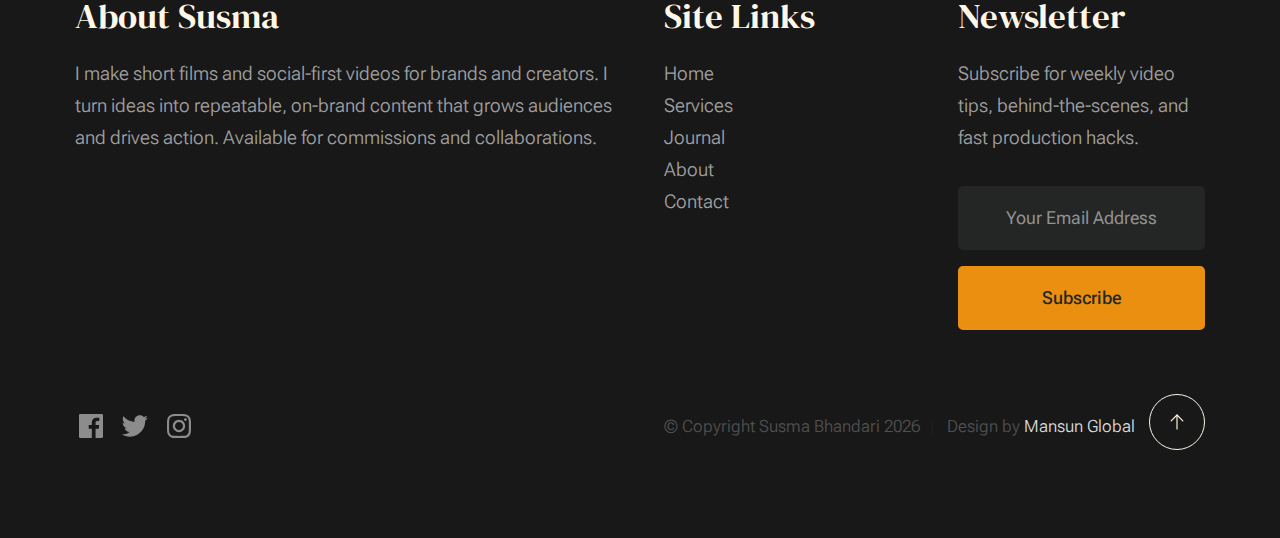
<file: about.html>
<!DOCTYPE html>
<html lang="en" class="no-js" >
<head>

    <!--- basic page needs
    ================================================== -->
    <meta charset="utf-8">
    <meta name="viewport" content="width=device-width, initial-scale=1">
    <title>About - Susma</title>

    <script>
        document.documentElement.classList.remove('no-js');
        document.documentElement.classList.add('js');
    </script>

    <!-- CSS
    ================================================== -->
    <link rel="stylesheet" href="css/vendor.css">
    <link rel="stylesheet" href="css/styles.css">

    <!-- favicons
    ================================================== -->
    <link rel="apple-touch-icon" sizes="180x180" href="apple-touch-icon.png">
    <link rel="icon" type="image/png" sizes="32x32" href="favicon-32x32.png">
    <link rel="icon" type="image/png" sizes="16x16" href="favicon-16x16.png">
    <link rel="manifest" href="site.webmanifest">

</head>


<body id="top">


    <!-- preloader
    ================================================== -->
    <div id="preloader">
        <div id="loader" class="dots-fade">
            <div></div>
            <div></div>
            <div></div>
        </div>
    </div>


    <!-- page wrap
    ================================================== -->
    <div id="page" class="s-pagewrap">


        <!-- # site header 
        ================================================== -->
        <header class="s-header">

            <div class="row s-header__inner width-sixteen-col">

                <div class="s-header__block">
                    <div class="s-header__logo">
                        <a class="logo" href="index.html">
                            <img src="images/logo.svg" alt="Homepage">
                        </a>
                    </div>

                    <a class="s-header__menu-toggle" href="#0"><span>Menu</span></a>
                </div> <!-- end s-header__block -->

                <nav class="s-header__nav">
    
                    <ul class="s-header__menu-links">
                        <li class="current"><a href="about.html">About</a></li>
                        <li><a href="services.html">Services</a></li>
                        <li><a href="blog.html">Journal</a></li>
                        <li><a href="contact.html">Contact</a></li>
                    </ul> <!-- s-header__menu-links -->

                    <div class="s-header__contact">
                        <a href="contact.html" class="btn btn--primary s-header__contact-btn">Let's Work Together</a>                        
                    </div> <!-- s-header__contact -->
    
                </nav> <!-- end s-header__nav -->

            </div> <!-- end s-header__inner -->

        </header> <!-- end s-header -->


        <!-- # site main content
        ================================================== -->
        <section id="content" class="s-content">

               <section class="s-pageheader pageheader">
                    <div class="row">
                        <div class="column xl-12">
                            <h1 class="page-title">
                                <span class="page-title__small-type text-pretitle">About</span>
                                Hi, I'm Susma
                            </h1>
                            
                        </div>
                    </div>
               </section> <!-- end pageheader --> 

               <section class="s-pagecontent pagecontent">

                    <div class="row pageintro">
                        <div class="column xl-6 lg-12">
                            <h2 class="text-display-title">I make thoughtful, shareable content for brands and creators</h2>
                        </div>
                        <div class="column xl-6 lg-12 u-flexitem-x-right">
                            <p class="lead">
                            I'm Susma — a content creator who helps brands and independent creators translate ideas into polished short-form video, product films, and social-first storytelling.
                            I focus on clear messaging, strong visual hooks, and processes that scale.
                            </p>
                        </div>                       
                    </div> <!-- end pageintro -->   
                    
                    <div class="row pagemedia">
                        <d class="column xl-12">
                            <figure class="page-media">                                
                                <img src="images/thumbs/about/about-1200.jpg" 
                                     srcset="images/thumbs/about/about-2400.jpg 2400w, 
                                             images/thumbs/about/about-1200.jpg 1200w, 
                                             images/thumbs/about/about-600.jpg 600w" sizes="(max-width: 2400px) 100vw, 2400px" alt="">
                            </figure>
                        </d>
                    </div> <!-- end pagemedia -->

                    <div class="row width-narrower pagemain">
                        <div class="column xl-12"> 

                            <h2>How I Got Here</h2>
                            <p>
                            I started as a photographer and moved into short-form video and content strategy as platforms evolved. Over the years I've worked on product launches, social campaigns, and creator collaborations — learning to marry clear creative with simple measurement.
                            </p>

                            <h2 class="u-add-bottom">My Values & Beliefs</h2>

                            <div class="grid-list-items list-items">
                                <div class="grid-list-items__item list-items__item u-remove-bottom">
                                    <div class="list-items__item-header">
                                        <h6 class="list-items__item-small-title">Creativity</h6>
                                    </div>
                                    <p>
                                    I prioritize fresh, audience-first ideas that cut through the feed.
                                    </p>
                                </div>
                                <div class="grid-list-items__item list-items__item u-remove-bottom">
                                    <div class="list-items__item-header">
                                        <h6 class="list-items__item-small-title">Strategy</h6>
                                    </div>
                                    <p>
                                    Every creative choice links back to a measurable goal: reach, engagement or conversion.
                                    </p>
                                </div>
                                <div class="grid-list-items__item list-items__item u-remove-bottom">
                                    <div class="list-items__item-header">
                                        <h6 class="list-items__item-small-title">Craftsmanship</h6>
                                    </div>
                                    <p>
                                    I care about tidy edits, clear audio, and visuals that match the brand tone.
                                    </p>
                                </div>
                                <div class="grid-list-items__item list-items__item u-remove-bottom">
                                    <div class="list-items__item-header">
                                        <h6 class="list-items__item-small-title">Collaboration</h6>
                                    </div>
                                    <p>
                                    I work closely with teams and creators to make the process simple and repeatable.
                                    </p>
                                </div>
                            </div> <!--grid-list-items -->

                            <h2>Why Work With Me</h2>
                            <p>
                            I deliver work that respects both creative ambition and business constraints: fast turnarounds, clear briefs, and content that supports measurable growth.
                            </p>

                            <p>
                            Quibusdam quis autem voluptatibus earum vel ex error ea magni. Rerum quam quos. Aut asperiores sit mollitia. Rem neque et voluptatem 
                            eos quia sed eligendi et. Eaque velit eligendi ut magnam. Cumque ducimus laborum doloribus facere maxime vel earum quidem enim suscipit. 
                            Numquam, corporis accusamus commodi saepe nostrum nesciunt nisi rem necessitatibus unde laboriosam molestias, quam ipsa voluptatum sed 
                            ex cumque facilis assumenda maiores tempore reiciendis enim accusantium?
                            </p>                   

                            <h2>A Few More Words About Myself</h2>
                            <p>
                            If you'd like to see specific case studies or discuss a short pilot project, get in touch — I prefer to start small and scale from there.
                            </p>

                        </div> <!-- end grid-block-->
                    </div> <!-- end pagemain -->

               </section> <!-- pagecontent -->

               <section class="s-testimonials">

                    <div class="s-testimonials__header row row-x-center text-center">
                        <div class="column xl-8 lg-12">
        
                            <p class="text-pretitle">
                            Testimonials
                            </p>
                            <h3>
                            Reviews From Real Clients
                            </h3>                        
        
                        </div>
                    </div> <!--end s-testimonials__header -->

                    <div class="row s-testimonials__content">
                        <div class="column xl-12 testimonials">

                            <div class="swiper-container testimonials__slider page-slider">

                                <div class="swiper-wrapper">
                                    <div class="testimonials__slide swiper-slide">
                                        <p>
                                        Molestiae incidunt consequatur quis ipsa autem nam sit enim magni. Voluptas tempore rem. 
                                        Explicabo a quaerat sint autem dolore ducimus ut consequatur neque. Nisi dolores quaerat fuga rem nihil nostrum.
                                        Laudantium quia consequatur molestias.
                                        </p>
                                        <div class="testimonials__author">
                                            <img src="images/avatars/user-01.jpg" alt="Author image" class="testimonials__avatar">
                                            <cite class="testimonials__cite">
                                                <strong>John Rockefeller</strong>
                                                <span>Standard Oil Co.</span>
                                            </cite>
                                        </div>
                                    </div>
                                    <div class="testimonials__slide swiper-slide">
                                        <p>
                                        Voluptas tempore rem. Molestiae incidunt consequatur quis ipsa autem nam sit enim magni. 
                                        Explicabo a quaerat sint autem dolore ducimus ut consequatur neque. Nisi dolores quaerat fuga rem nihil nostrum.
                                        Laudantium quia consequatur molestias.
                                        </p>
                                        <div class="testimonials__author">
                                            <img src="images/avatars/user-04.jpg" alt="Author image" class="testimonials__avatar">
                                            <cite class="testimonials__cite">
                                                <strong>Andrew Carnegie</strong>
                                                <span>Carnegie Steel Co.</span>
                                            </cite>
                                        </div>
                                    </div>
                                    <div class="testimonials__slide swiper-slide">
                                        <p>
                                        Nisi dolores quaerat fuga rem nihil nostrum. Molestiae incidunt consequatur quis ipsa autem nam sit enim magni. 
                                        Voluptas tempore rem. Explicabo a quaerat sint autem dolore ducimus ut consequatur neque. 
                                        Laudantium quia consequatur molestias.
                                        </p>
                                        <div class="testimonials__author">
                                            <img src="images/avatars/user-06.jpg" alt="Author image" class="testimonials__avatar">
                                            <cite class="testimonials__cite">
                                                <strong>Henry Ford</strong>
                                                <span>Ford Motor Co.</span>
                                            </cite>
                                        </div>
                                    </div>
                                    <div class="testimonials__slide swiper-slide">
                                        <p>
                                        Molestiae incidunt consequatur quis ipsa autem nam sit enim magni. Voluptas tempore rem. 
                                        Explicabo a quaerat sint autem dolore ducimus ut consequatur neque. Nisi dolores quaerat fuga rem nihil nostrum.
                                        Laudantium quia consequatur molestias.
                                        </p>
                                        <div class="testimonials__author">
                                            <img src="images/avatars/user-02.jpg" alt="Author image" class="testimonials__avatar">
                                            <cite class="testimonials__cite">
                                                <strong>John Morgan</strong>
                                                <span>JP Morgan & Co.</span>
                                            </cite>
                                        </div>
                                    </div> 
                                </div> <!-- end swiper-wrapper --> 

                                <div class="swiper-pagination"></div>

                            </div> <!--end testimonials__slider --> 

                        </div> <!-- testimonials -->
                    </div> <!--end s-testimonials__content -->

               </section> <!-- end s-testimonials -->

        </section> <!-- s-content-->

        <!-- # cta
        ================================================== -->
        <section id="cta" class="s-cta">

            <div class="row row-x-center text-center">
                <div class="column xl-8 lg-12">

                    <div class="s-cta__content">
                        <h2 class="text-display-title">
                        Get started with a consultation today.
                        </h2>
                        <p class="lead">
                        Lorem ipsum dolor sit, amet consectetur adipisicing elit. Quis rem, esse doloribus sint eaque at debitis enim vitae minus expedita ratione dignissimos sit nostrum optio sequi. Ipsa at beatae quam.
                        </p>
                        <a href="contact.html" class="btn btn--primary">Let's Work Together</a>
                    </div>

                </div>
            </div>

        </section> <!-- end s-cta -->


        <!-- # footer 
        ================================================== -->
        <footer class="s-footer">
            <div class="row s-footer__content">
                <div class="column xl-6 lg-6 md-12 s-footer__block s-footer__about">                    
                    <h3>About Susma</h3>
                    <p>
                    I make short films and social-first videos for brands and creators. I turn ideas into repeatable, on‑brand content that grows audiences and drives action. Available for commissions and collaborations.
                    </p>               
                </div>                
                <div class="column xl-3 lg-6 md-12 s-footer__block s-footer__site-links">
                    <h3>Site Links</h3>
                    <ul class="link-list">
                        <li><a href="index.html">Home</a></li>
                        <li><a href="services.html">Services</a></li>
                        <li><a href="blog.html">Journal</a></li>
                        <li><a href="about.html">About</a></li>
                        <li><a href="contact.html">Contact</a></li>
                    </ul>
                </div>
                <div class="column xl-3 lg-6 md-12 tab-12 s-footer__block s-footer__newsletter">
                    <h3>Newsletter</h3>

                    <p>
                    Subscribe for weekly video tips, behind-the-scenes, and fast production hacks.
                    </p>

                    <div class="subscribe-form">
                        <form id="mc-form" class="mc-form">
                            <input type="email" name="EMAIL" id="mce-EMAIL" class="u-fullwidth text-center" placeholder="Your Email Address" title="The domain portion of the email address is invalid (the portion after the @)." pattern="^([^\x00-\x20\x22\x28\x29\x2c\x2e\x3a-\x3c\x3e\x40\x5b-\x5d\x7f-\xff]+|\x22([^\x0d\x22\x5c\x80-\xff]|\x5c[\x00-\x7f])*\x22)(\x2e([^\x00-\x20\x22\x28\x29\x2c\x2e\x3a-\x3c\x3e\x40\x5b-\x5d\x7f-\xff]+|\x22([^\x0d\x22\x5c\x80-\xff]|\x5c[\x00-\x7f])*\x22))*\x40([^\x00-\x20\x22\x28\x29\x2c\x2e\x3a-\x3c\x3e\x40\x5b-\x5d\x7f-\xff]+|\x5b([^\x0d\x5b-\x5d\x80-\xff]|\x5c[\x00-\x7f])*\x5d)(\x2e([^\x00-\x20\x22\x28\x29\x2c\x2e\x3a-\x3c\x3e\x40\x5b-\x5d\x7f-\xff]+|\x5b([^\x0d\x5b-\x5d\x80-\xff]|\x5c[\x00-\x7f])*\x5d))*(\.\w{2,})+$" required>
                            <input type="submit" name="subscribe" value="Subscribe" class="btn btn--primary btn--small u-fullwidth">
                            <!-- <div style="position: absolute; left: -5000px;" aria-hidden="true"><input type="text" name="b_cdb7b577e41181934ed6a6a44_9a91cfe7b3" tabindex="-1" value=""></div> -->
                            <div class="mc-status"></div>
                        </form>
                    </div>
                </div>
            </div>    
            
            <div class="row s-footer__bottom">
                <div class="column xl-6 lg-12">
                    <ul class="s-footer__social social-list">
                        <li>
                            <a href="#0">
                                <svg xmlns="http://www.w3.org/2000/svg" width="24" height="24" viewBox="0 0 24 24" style="fill:rgba(0, 0, 0, 1);transform:;-ms-filter:"><path d="M20,3H4C3.447,3,3,3.448,3,4v16c0,0.552,0.447,1,1,1h8.615v-6.96h-2.338v-2.725h2.338v-2c0-2.325,1.42-3.592,3.5-3.592 c0.699-0.002,1.399,0.034,2.095,0.107v2.42h-1.435c-1.128,0-1.348,0.538-1.348,1.325v1.735h2.697l-0.35,2.725h-2.348V21H20 c0.553,0,1-0.448,1-1V4C21,3.448,20.553,3,20,3z"></path></svg>
                                <span class="u-screen-reader-text">Facebook</span>
                            </a>
                        </li>
                        <li>
                            <a href="#0">
                                <svg xmlns="http://www.w3.org/2000/svg" width="24" height="24" viewBox="0 0 24 24" style="fill:rgba(0, 0, 0, 1);transform:;-ms-filter:"><path d="M19.633,7.997c0.013,0.175,0.013,0.349,0.013,0.523c0,5.325-4.053,11.461-11.46,11.461c-2.282,0-4.402-0.661-6.186-1.809 c0.324,0.037,0.636,0.05,0.973,0.05c1.883,0,3.616-0.636,5.001-1.721c-1.771-0.037-3.255-1.197-3.767-2.793 c0.249,0.037,0.499,0.062,0.761,0.062c0.361,0,0.724-0.05,1.061-0.137c-1.847-0.374-3.23-1.995-3.23-3.953v-0.05 c0.537,0.299,1.16,0.486,1.82,0.511C3.534,9.419,2.823,8.184,2.823,6.787c0-0.748,0.199-1.434,0.548-2.032 c1.983,2.443,4.964,4.04,8.306,4.215c-0.062-0.3-0.1-0.611-0.1-0.923c0-2.22,1.796-4.028,4.028-4.028 c1.16,0,2.207,0.486,2.943,1.272c0.91-0.175,1.782-0.512,2.556-0.973c-0.299,0.935-0.936,1.721-1.771,2.22 c0.811-0.088,1.597-0.312,2.319-0.624C21.104,6.712,20.419,7.423,19.633,7.997z"></path></svg>
                                <span class="u-screen-reader-text">Twitter</span>
                            </a>
                        </li>
                        <li>
                            <a href="#0">
                                <svg xmlns="http://www.w3.org/2000/svg" width="24" height="24" viewBox="0 0 24 24" style="fill:rgba(0, 0, 0, 1);transform:;-ms-filter:"><path d="M11.999,7.377c-2.554,0-4.623,2.07-4.623,4.623c0,2.554,2.069,4.624,4.623,4.624c2.552,0,4.623-2.07,4.623-4.624 C16.622,9.447,14.551,7.377,11.999,7.377L11.999,7.377z M11.999,15.004c-1.659,0-3.004-1.345-3.004-3.003 c0-1.659,1.345-3.003,3.004-3.003s3.002,1.344,3.002,3.003C15.001,13.659,13.658,15.004,11.999,15.004L11.999,15.004z"></path><circle cx="16.806" cy="7.207" r="1.078"></circle><path d="M20.533,6.111c-0.469-1.209-1.424-2.165-2.633-2.632c-0.699-0.263-1.438-0.404-2.186-0.42 c-0.963-0.042-1.268-0.054-3.71-0.054s-2.755,0-3.71,0.054C7.548,3.074,6.809,3.215,6.11,3.479C4.9,3.946,3.945,4.902,3.477,6.111 c-0.263,0.7-0.404,1.438-0.419,2.186c-0.043,0.962-0.056,1.267-0.056,3.71c0,2.442,0,2.753,0.056,3.71 c0.015,0.748,0.156,1.486,0.419,2.187c0.469,1.208,1.424,2.164,2.634,2.632c0.696,0.272,1.435,0.426,2.185,0.45 c0.963,0.042,1.268,0.055,3.71,0.055s2.755,0,3.71-0.055c0.747-0.015,1.486-0.157,2.186-0.419c1.209-0.469,2.164-1.424,2.633-2.633 c0.263-0.7,0.404-1.438,0.419-2.186c0.043-0.962,0.056-1.267,0.056-3.71s0-2.753-0.056-3.71C20.941,7.57,20.801,6.819,20.533,6.111z M19.315,15.643c-0.007,0.576-0.111,1.147-0.311,1.688c-0.305,0.787-0.926,1.409-1.712,1.711c-0.535,0.199-1.099,0.303-1.67,0.311 c-0.95,0.044-1.218,0.055-3.654,0.055c-2.438,0-2.687,0-3.655-0.055c-0.569-0.007-1.135-0.112-1.669-0.311 c-0.789-0.301-1.414-0.923-1.719-1.711c-0.196-0.534-0.302-1.099-0.311-1.669c-0.043-0.95-0.053-1.218-0.053-3.654 c0-2.437,0-2.686,0.053-3.655c0.007-0.576,0.111-1.146,0.311-1.687c0.305-0.789,0.93-1.41,1.719-1.712 c0.534-0.198,1.1-0.303,1.669-0.311c0.951-0.043,1.218-0.055,3.655-0.055c2.437,0,2.687,0,3.654,0.055 c0.571,0.007,1.135,0.112,1.67,0.311c0.786,0.303,1.407,0.925,1.712,1.712c0.196,0.534,0.302,1.099,0.311,1.669 c0.043,0.951,0.054,1.218,0.054,3.655c0,2.436,0,2.698-0.043,3.654H19.315z"></path></svg>
                                <span class="u-screen-reader-text">Instagram</span>
                            </a>
                        </li>
                    </ul> <!-- end s-footer__social -->
                </div>
                <div class="column xl-6 lg-12">
                    <p class="ss-copyright">
                        <span>© Copyright Susma Bhandari 2026</span> 
                        <span>Design by <a href="https://mbhusal.com.np/">Mansun Global</a></span>
                    </p>
                </div>

                <div class="ss-go-top">
                    <a class="smoothscroll" title="Back to Top" href="#top">
                        <svg xmlns="http://www.w3.org/2000/svg" viewBox="0 0 24 24" width="36" height="36" fill="none" stroke="#ffffff" stroke-width="1" stroke-linecap="round" stroke-linejoin="round">&lt;!--!  Atomicons Free 1.00 by @atisalab License - https://atomicons.com/license/ (Icons: CC BY 4.0) Copyright 2021 Atomicons --&gt;<polyline points="17 11 12 6 7 11"></polyline><line x1="12" y1="18" x2="12" y2="6"></line></svg>
                    </a>
                </div> <!-- end ss-go-top -->
            </div>
            
        </footer> <!-- end s-footer -->

    </div> <!-- end page-wrap -->

    <!-- Java Script
    ================================================== -->
    <script src="js/plugins.js"></script>
    <script src="js/main.js"></script>

</body>
</html>
</file>
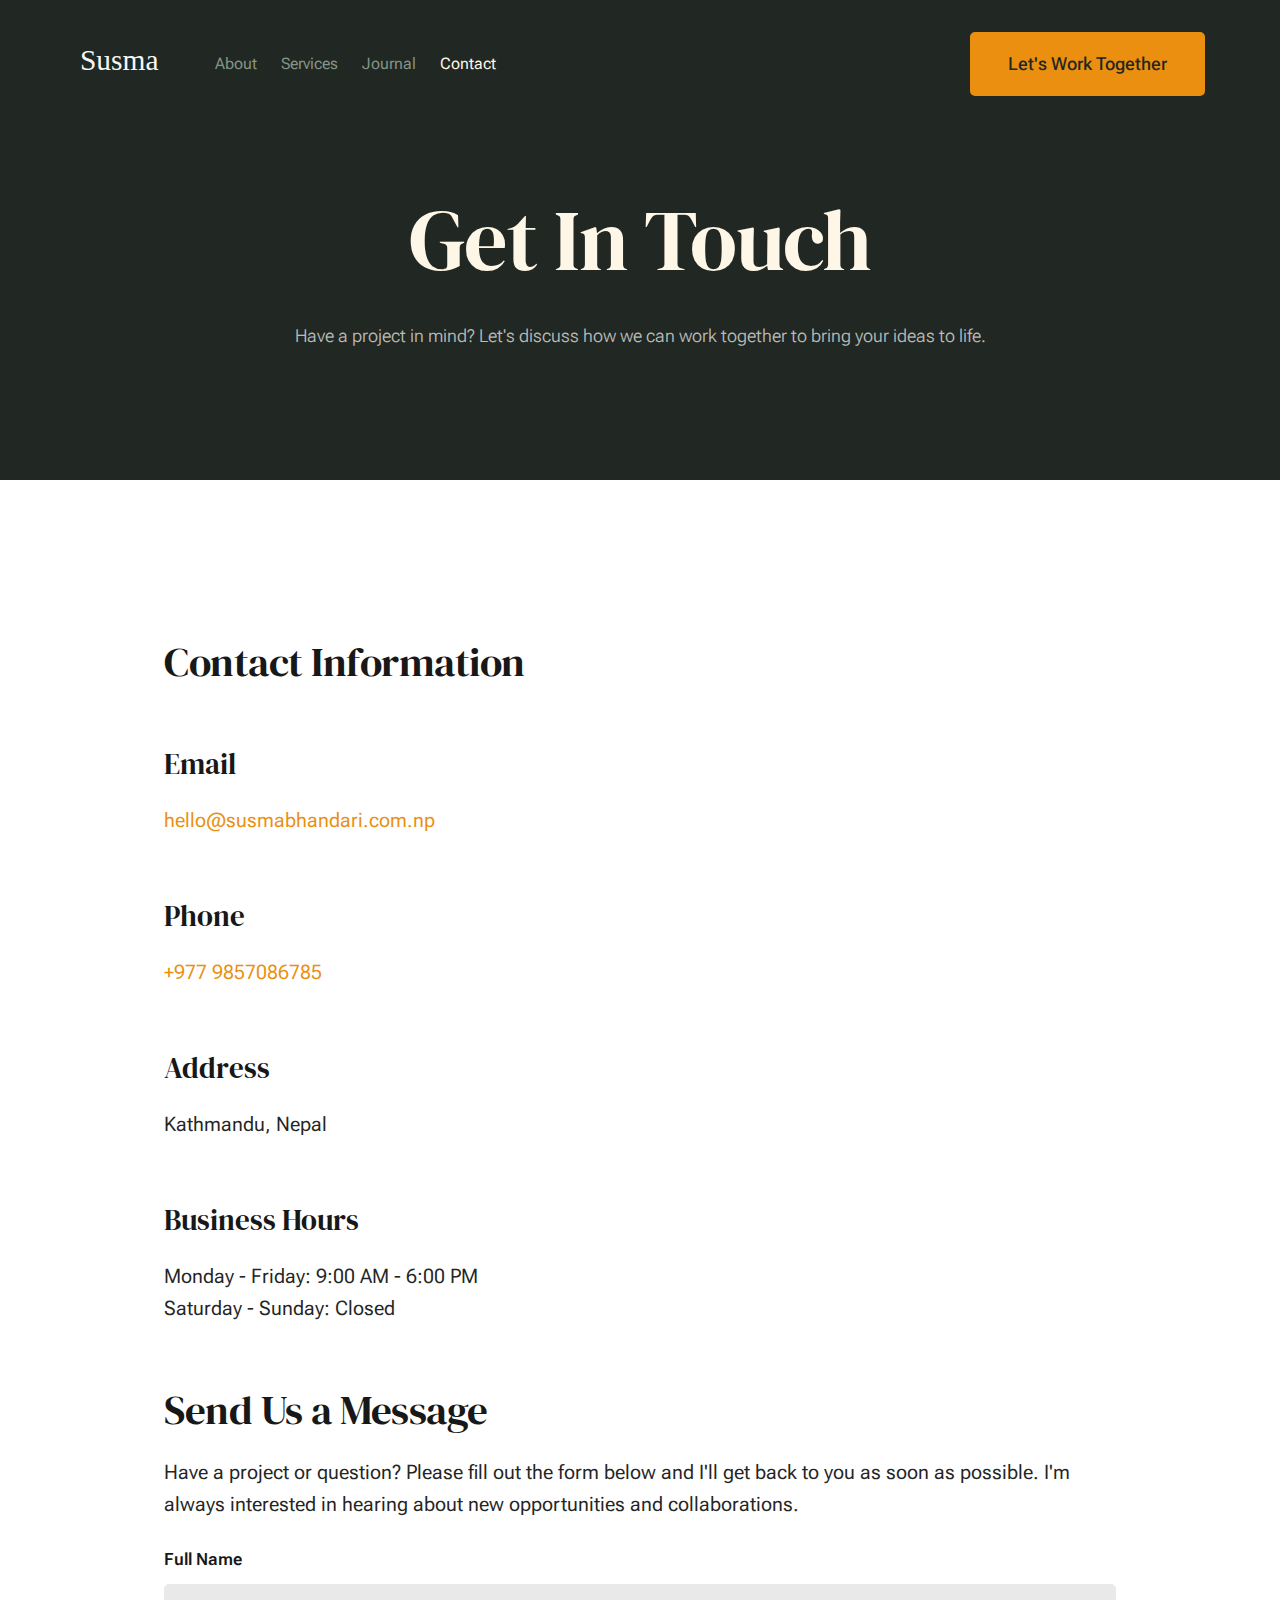
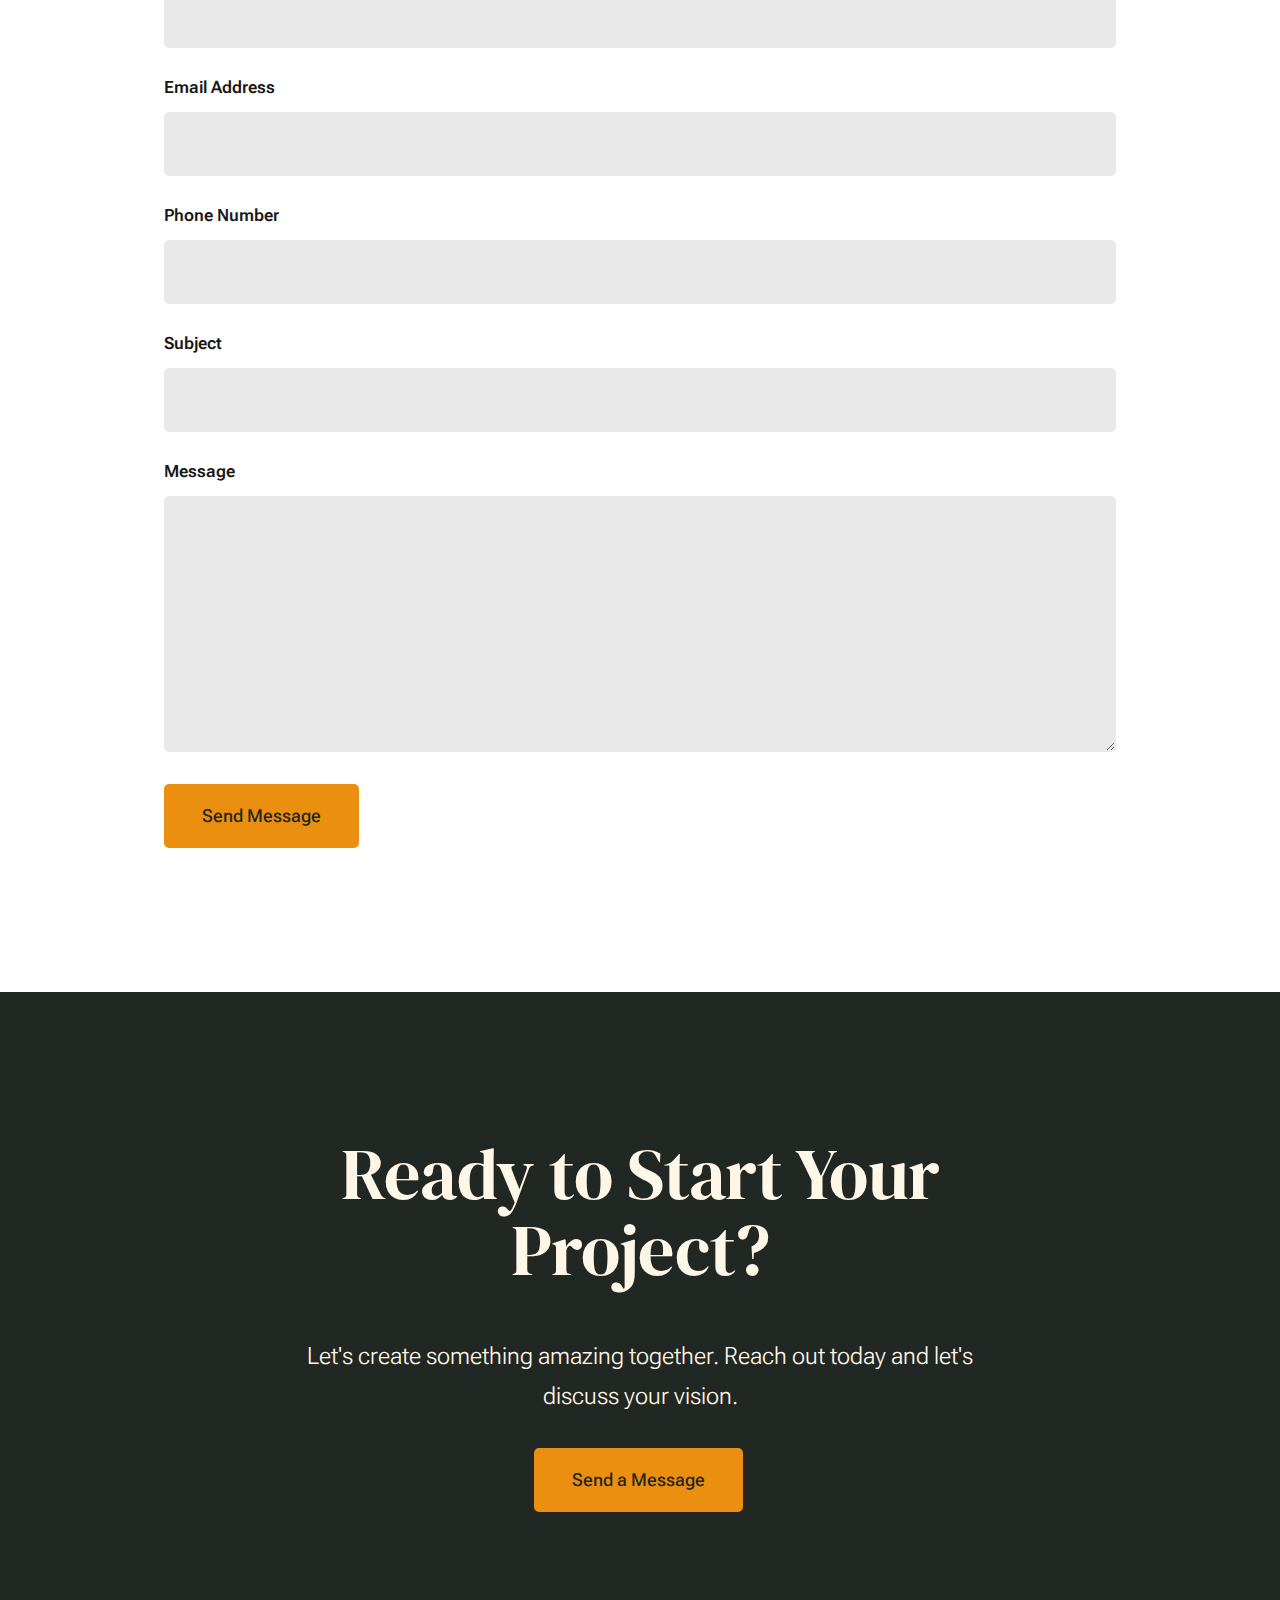
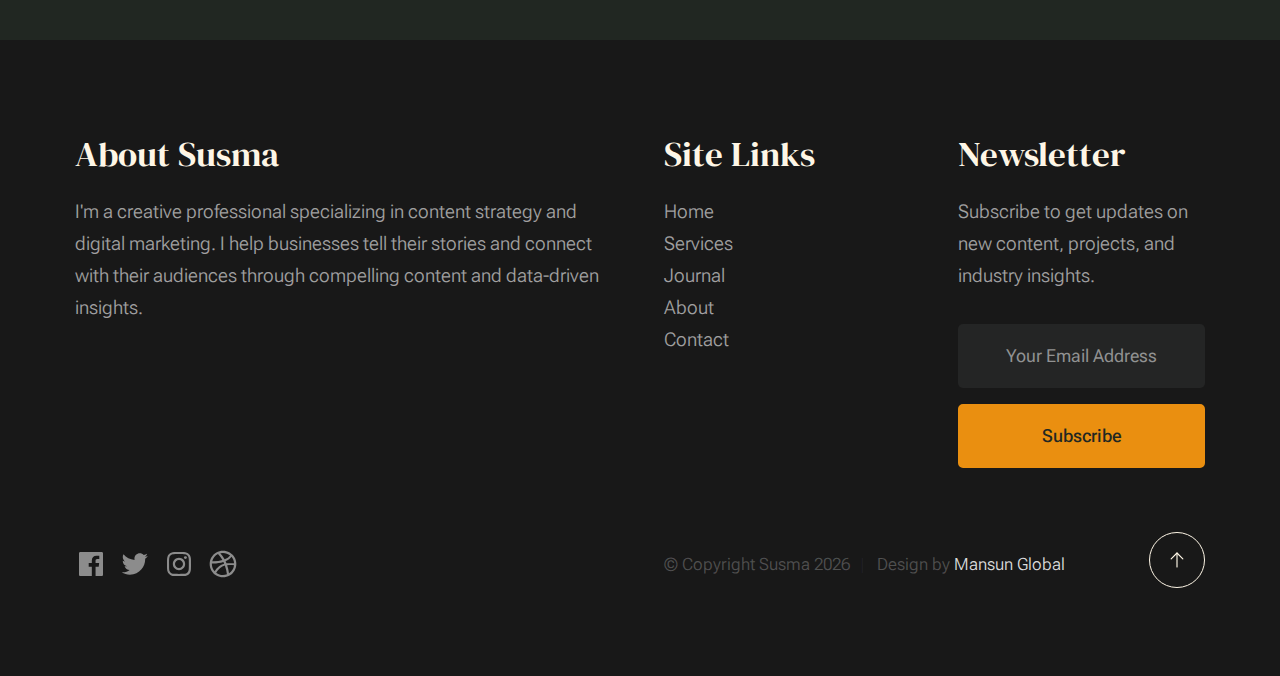
<file: contact.html>
<!DOCTYPE html>
<html lang="en" class="no-js" >
<head>

    <!--- basic page needs
    ================================================== -->
    <meta charset="utf-8">
    <meta name="viewport" content="width=device-width, initial-scale=1">
    <title>Contact - Susma</title>

    <script>
        document.documentElement.classList.remove('no-js');
        document.documentElement.classList.add('js');
    </script>

    <!-- CSS
    ================================================== -->
    <link rel="stylesheet" href="css/vendor.css">
    <link rel="stylesheet" href="css/styles.css">

    <!-- favicons
    ================================================== -->
    <link rel="apple-touch-icon" sizes="180x180" href="apple-touch-icon.png">
    <link rel="icon" type="image/png" sizes="32x32" href="favicon-32x32.png">
    <link rel="icon" type="image/png" sizes="16x16" href="favicon-16x16.png">
    <link rel="manifest" href="site.webmanifest">

</head>

<body id="top">

    <!-- preloader
    ================================================== -->
    <div id="preloader">
        <div id="loader" class="dots-fade">
            <div></div>
            <div></div>
            <div></div>
        </div>
    </div>

    <!-- page wrap
    ================================================== -->
    <div id="page" class="s-pagewrap">

        <!-- # site header 
        ================================================== -->
        <header class="s-header">

            <div class="row s-header__inner width-sixteen-col">

                <div class="s-header__block">
                    <div class="s-header__logo">
                        <a class="logo" href="index.html">
                            <img src="images/logo.svg" alt="Homepage">
                        </a>
                    </div>

                    <a class="s-header__menu-toggle" href="#0"><span>Menu</span></a>
                </div> <!-- end s-header__block -->

                <nav class="s-header__nav">    
                    <ul class="s-header__menu-links">
                        <li><a href="about.html">About</a></li>
                        <li><a href="services.html">Services</a></li>
                        <li><a href="blog.html">Journal</a></li>
                        <li class="current"><a href="contact.html">Contact</a></li>
                    </ul> <!-- s-header__menu-links -->

                    <div class="s-header__contact">
                        <a href="contact.html" class="btn btn--primary s-header__contact-btn">Let's Work Together</a>
                    </div> <!-- s-header__contact -->    
                </nav> <!-- end s-header__nav -->

            </div> <!-- end s-header__inner -->

        </header> <!-- end s-header -->

        <!-- # site main content
        ================================================== -->
        <article id="content" class="s-content entry">

            <div class="s-pageheader entry__header">
                <div class="row">
                    <div class="column xl-12">
                        <h1 class="entry__title">
                            Get In Touch
                        </h1> <!-- end entry__title -->

                        <div class="entry__meta">
                            <p>Have a project in mind? Let's discuss how we can work together to bring your ideas to life.</p>
                        </div> <!-- end entry__meta -->

                    </div>
                </div>
            </div> <!-- end entry__header --> 

            <div class="s-pagecontent entry__content">

                <div class="row entry__primary width-narrower">
                    <div class="column xl-12"> 

                        <h2>Contact Information</h2>

                        <div class="contact-info">
                            <div class="contact-info__item">
                                <h4>Email</h4>
                                <p><a href="mailto:hello@susmabhandari.com.np">hello@susmabhandari.com.np</a></p>
                            </div>

                            <div class="contact-info__item">
                                <h4>Phone</h4>
                                <p><a href="tel:+977-1-234-5678">+977 9857086785</a></p>
                            </div>

                            <div class="contact-info__item">
                                <h4>Address</h4>
                                <p>Kathmandu, Nepal</p>
                            </div>

                            <div class="contact-info__item">
                                <h4>Business Hours</h4>
                                <p>Monday - Friday: 9:00 AM - 6:00 PM<br>Saturday - Sunday: Closed</p>
                            </div>
                        </div>

                        <h2>Send Us a Message</h2>

                        <p>
                        Have a project or question? Please fill out the form below and I'll get back to you as soon as possible. 
                        I'm always interested in hearing about new opportunities and collaborations.
                        </p>

                        <form class="contact-form" method="POST" action="#">
                            
                            <fieldset>
                                <div class="form-group">
                                    <label for="name">Full Name</label>
                                    <input type="text" id="name" name="name" class="u-fullwidth" required>
                                </div>

                                <div class="form-group">
                                    <label for="email">Email Address</label>
                                    <input type="email" id="email" name="email" class="u-fullwidth" required>
                                </div>

                                <div class="form-group">
                                    <label for="phone">Phone Number</label>
                                    <input type="tel" id="phone" name="phone" class="u-fullwidth">
                                </div>

                                <div class="form-group">
                                    <label for="subject">Subject</label>
                                    <input type="text" id="subject" name="subject" class="u-fullwidth" required>
                                </div>

                                <div class="form-group">
                                    <label for="message">Message</label>
                                    <textarea id="message" name="message" class="u-fullwidth" rows="8" required></textarea>
                                </div>

                                <button type="submit" class="btn btn--primary">Send Message</button>
                            </fieldset>

                        </form>

                    </div> <!-- end column-->
                </div> <!-- end entry__primary -->                

            </div> <!-- end entry__content -->

        </article> <!-- s-content entry-->

        <!-- # cta
        ================================================== -->
        <section id="cta" class="s-cta">

            <div class="row row-x-center text-center">
                <div class="column xl-8 lg-12">

                    <div class="s-cta__content">
                        <h2 class="text-display-title">
                        Ready to Start Your Project?
                        </h2>
                        <p class="lead">
                        Let's create something amazing together. Reach out today and let's discuss your vision.
                        </p>
                        <a href="#content" class="btn btn--primary">Send a Message</a>
                    </div>

                </div>
            </div>

        </section> <!-- end s-cta -->

        <!-- # footer 
        ================================================== -->
        <footer class="s-footer">
            <div class="row s-footer__content">
                <div class="column xl-6 lg-6 md-12 s-footer__block s-footer__about">                    
                    <h3>About Susma</h3>
                    <p>
                    I'm a creative professional specializing in content strategy and digital marketing. 
                    I help businesses tell their stories and connect with their audiences through compelling content and data-driven insights.
                    </p>               
                </div>                
                <div class="column xl-3 lg-6 md-12 s-footer__block s-footer__site-links">
                    <h3>Site Links</h3>
                    <ul class="link-list">
                        <li><a href="index.html">Home</a></li>
                        <li><a href="services.html">Services</a></li>
                        <li><a href="blog.html">Journal</a></li>
                        <li><a href="about.html">About</a></li>
                        <li><a href="contact.html">Contact</a></li>
                    </ul>
                </div>
                <div class="column xl-3 lg-6 md-12 tab-12 s-footer__block s-footer__newsletter">
                    <h3>Newsletter</h3>

                    <p>
                    Subscribe to get updates on new content, projects, and industry insights.
                    </p>

                    <div class="subscribe-form">
                        <form id="mc-form" class="mc-form">
                            <input type="email" name="EMAIL" id="mce-EMAIL" class="u-fullwidth text-center" placeholder="Your Email Address" required>
                            <input type="submit" name="subscribe" value="Subscribe" class="btn btn--primary btn--small u-fullwidth">
                            <div class="mc-status"></div>
                        </form>
                    </div>
                </div>
            </div>    
            
            <div class="row s-footer__bottom">
                <div class="column xl-6 lg-12">
                    <ul class="s-footer__social social-list">
                        <li>
                            <a href="#0">
                                <svg xmlns="http://www.w3.org/2000/svg" width="24" height="24" viewBox="0 0 24 24" style="fill:rgba(0, 0, 0, 1);transform:;-ms-filter:"><path d="M20,3H4C3.447,3,3,3.448,3,4v16c0,0.552,0.447,1,1,1h8.615v-6.96h-2.338v-2.725h2.338v-2c0-2.325,1.42-3.592,3.5-3.592 c0.699-0.002,1.399,0.034,2.095,0.107v2.42h-1.435c-1.128,0-1.348,0.538-1.348,1.325v1.735h2.697l-0.35,2.725h-2.348V21H20 c0.553,0,1-0.448,1-1V4C21,3.448,20.553,3,20,3z"></path></svg>
                                <span class="u-screen-reader-text">Facebook</span>
                            </a>
                        </li>
                        <li>
                            <a href="#0">
                                <svg xmlns="http://www.w3.org/2000/svg" width="24" height="24" viewBox="0 0 24 24" style="fill:rgba(0, 0, 0, 1);transform:;-ms-filter:"><path d="M19.633,7.997c0.013,0.175,0.013,0.349,0.013,0.523c0,5.325-4.053,11.461-11.46,11.461c-2.282,0-4.402-0.661-6.186-1.809 c0.324,0.037,0.636,0.05,0.973,0.05c1.883,0,3.616-0.636,5.001-1.721c-1.771-0.037-3.255-1.197-3.767-2.793 c0.249,0.037,0.499,0.062,0.761,0.062c0.361,0,0.724-0.05,1.061-0.137c-1.847-0.374-3.23-1.995-3.23-3.953v-0.05 c0.537,0.299,1.16,0.486,1.82,0.511C3.534,9.419,2.823,8.184,2.823,6.787c0-0.748,0.199-1.434,0.548-2.032 c1.983,2.443,4.964,4.04,8.306,4.215c-0.062-0.3-0.1-0.611-0.1-0.923c0-2.22,1.796-4.028,4.028-4.028 c1.16,0,2.207,0.486,2.943,1.272c0.91-0.175,1.782-0.512,2.556-0.973c-0.299,0.935-0.936,1.721-1.771,2.22 c0.811-0.088,1.597-0.312,2.319-0.624C21.104,6.712,20.419,7.423,19.633,7.997z"></path></svg>
                                <span class="u-screen-reader-text">Twitter</span>
                            </a>
                        </li>
                        <li>
                            <a href="#0">
                                <svg xmlns="http://www.w3.org/2000/svg" width="24" height="24" viewBox="0 0 24 24" style="fill:rgba(0, 0, 0, 1);transform:;-ms-filter:"><path d="M11.999,7.377c-2.554,0-4.623,2.07-4.623,4.623c0,2.554,2.069,4.624,4.623,4.624c2.552,0,4.623-2.07,4.623-4.624 C16.622,9.447,14.551,7.377,11.999,7.377L11.999,7.377z M11.999,15.004c-1.659,0-3.004-1.345-3.004-3.003 c0-1.659,1.345-3.003,3.004-3.003s3.002,1.344,3.002,3.003C15.001,13.659,13.658,15.004,11.999,15.004L11.999,15.004z"></path><circle cx="16.806" cy="7.207" r="1.078"></circle><path d="M20.533,6.111c-0.469-1.209-1.424-2.165-2.633-2.632c-0.699-0.263-1.438-0.404-2.186-0.42 c-0.963-0.042-1.268-0.054-3.71-0.054s-2.755,0-3.71,0.054C7.548,3.074,6.809,3.215,6.11,3.479C4.9,3.946,3.945,4.902,3.477,6.111 c-0.263,0.7-0.404,1.438-0.419,2.186c-0.043,0.962-0.056,1.267-0.056,3.71c0,2.442,0,2.753,0.056,3.71 c0.015,0.748,0.156,1.486,0.419,2.187c0.469,1.208,1.424,2.164,2.634,2.632c0.696,0.272,1.435,0.426,2.185,0.45 c0.963,0.042,1.268,0.055,3.71,0.055s2.755,0,3.71-0.055c0.747-0.015,1.486-0.157,2.186-0.419c1.209-0.469,2.164-1.424,2.633-2.633 c0.263-0.7,0.404-1.438,0.419-2.186c0.043-0.962,0.056-1.267,0.056-3.71s0-2.753-0.056-3.71C20.941,7.57,20.801,6.819,20.533,6.111z M19.315,15.643c-0.007,0.576-0.111,1.147-0.311,1.688c-0.305,0.787-0.926,1.409-1.712,1.711c-0.535,0.199-1.099,0.303-1.67,0.311 c-0.95,0.044-1.218,0.055-3.654,0.055c-2.438,0-2.687,0-3.655-0.055c-0.569-0.007-1.135-0.112-1.669-0.311 c-0.789-0.301-1.414-0.923-1.719-1.711c-0.196-0.534-0.302-1.099-0.311-1.669c-0.043-0.95-0.053-1.218-0.053-3.654 c0-2.437,0-2.686,0.053-3.655c0.007-0.576,0.111-1.146,0.311-1.687c0.305-0.789,0.93-1.41,1.719-1.712 c0.534-0.198,1.1-0.303,1.669-0.311c0.951-0.043,1.218-0.055,3.655-0.055c2.437,0,2.687,0,3.654,0.055 c0.571,0.007,1.135,0.112,1.67,0.311c0.786,0.303,1.407,0.925,1.712,1.712c0.196,0.534,0.302,1.099,0.311,1.669 c0.043,0.951,0.054,1.218,0.054,3.655c0,2.436,0,2.698-0.043,3.654H19.315z"></path></svg>
                                <span class="u-screen-reader-text">Instagram</span>
                            </a>
                        </li>
                        <li>
                            <a href="#0">
                                <svg xmlns="http://www.w3.org/2000/svg" width="24" height="24" viewBox="0 0 24 24" style="fill: rgba(0, 0, 0, 1);transform: ;msFilter:;"><path d="M20.66 6.98a9.932 9.932 0 0 0-3.641-3.64C15.486 2.447 13.813 2 12 2s-3.486.447-5.02 1.34c-1.533.893-2.747 2.107-3.64 3.64S2 10.187 2 12s.446 3.487 1.34 5.02a9.924 9.924 0 0 0 3.641 3.64C8.514 21.553 10.187 22 12 22s3.486-.447 5.02-1.34a9.932 9.932 0 0 0 3.641-3.64C21.554 15.487 22 13.813 22 12s-.446-3.487-1.34-5.02zM12 3.66c2 0 3.772.64 5.32 1.919-.92 1.174-2.286 2.14-4.1 2.9-1.002-1.813-2.088-3.327-3.261-4.54A7.715 7.715 0 0 1 12 3.66zM5.51 6.8a8.116 8.116 0 0 1 2.711-2.22c1.212 1.201 2.325 2.7 3.34 4.5-2 .6-4.114.9-6.341.9-.573 0-1.006-.013-1.3-.04A8.549 8.549 0 0 1 5.51 6.8zM3.66 12c0-.054.003-.12.01-.2.007-.08.01-.146.01-.2.254.014.641.02 1.161.02 2.666 0 5.146-.367 7.439-1.1.187.373.381.793.58 1.26-1.32.293-2.674 1.006-4.061 2.14S6.4 16.247 5.76 17.5c-1.4-1.587-2.1-3.42-2.1-5.5zM12 20.34c-1.894 0-3.594-.587-5.101-1.759.601-1.187 1.524-2.322 2.771-3.401 1.246-1.08 2.483-1.753 3.71-2.02a29.441 29.441 0 0 1 1.56 6.62 8.166 8.166 0 0 1-2.94.56zm7.08-3.96a8.351 8.351 0 0 1-2.58 2.621c-.24-2.08-.7-4.107-1.379-6.081.932-.066 1.765-.1 2.5-.1.799 0 1.686.034 2.659.1a8.098 8.098 0 0 1-1.2 3.46zm-1.24-5c-1.16 0-2.233.047-3.22.14a27.053 27.053 0 0 0-.68-1.62c2.066-.906 3.532-2.006 4.399-3.3 1.2 1.414 1.854 3.027 1.96 4.84-.812-.04-1.632-.06-2.459-.06z"></path></svg>
                                <span class="u-screen-reader-text">Dribbble</span>
                            </a>
                        </li>
                    </ul> <!-- end s-footer__social -->
                </div>
                <div class="column xl-6 lg-12">
                    <p class="ss-copyright">
                        <span>© Copyright Susma 2026</span> 
                        <span>Design by <a href="https://mbhusal.com.np/">Mansun Global</a></span>
                    </p>
                </div>

                <div class="ss-go-top">
                    <a class="smoothscroll" title="Back to Top" href="#top">
                        <svg xmlns="http://www.w3.org/2000/svg" viewBox="0 0 24 24" width="36" height="36" fill="none" stroke="#ffffff" stroke-width="1" stroke-linecap="round" stroke-linejoin="round"><!--! Atomicons Free 1.00 by @atisalab License - https://atomicons.com/license/ (Icons: CC BY 4.0) Copyright 2021 Atomicons --><polyline points="17 11 12 6 7 11"></polyline><line x1="12" y1="18" x2="12" y2="6"></line></svg>
                    </a>
                </div> <!-- end ss-go-top -->
            </div>
            
        </footer> <!-- end s-footer -->

    </div> <!-- end page-wrap -->

    <!-- Java Script
    ================================================== -->
    <script src="js/plugins.js"></script>
    <script src="js/main.js"></script>

</body>
</html>
</file>
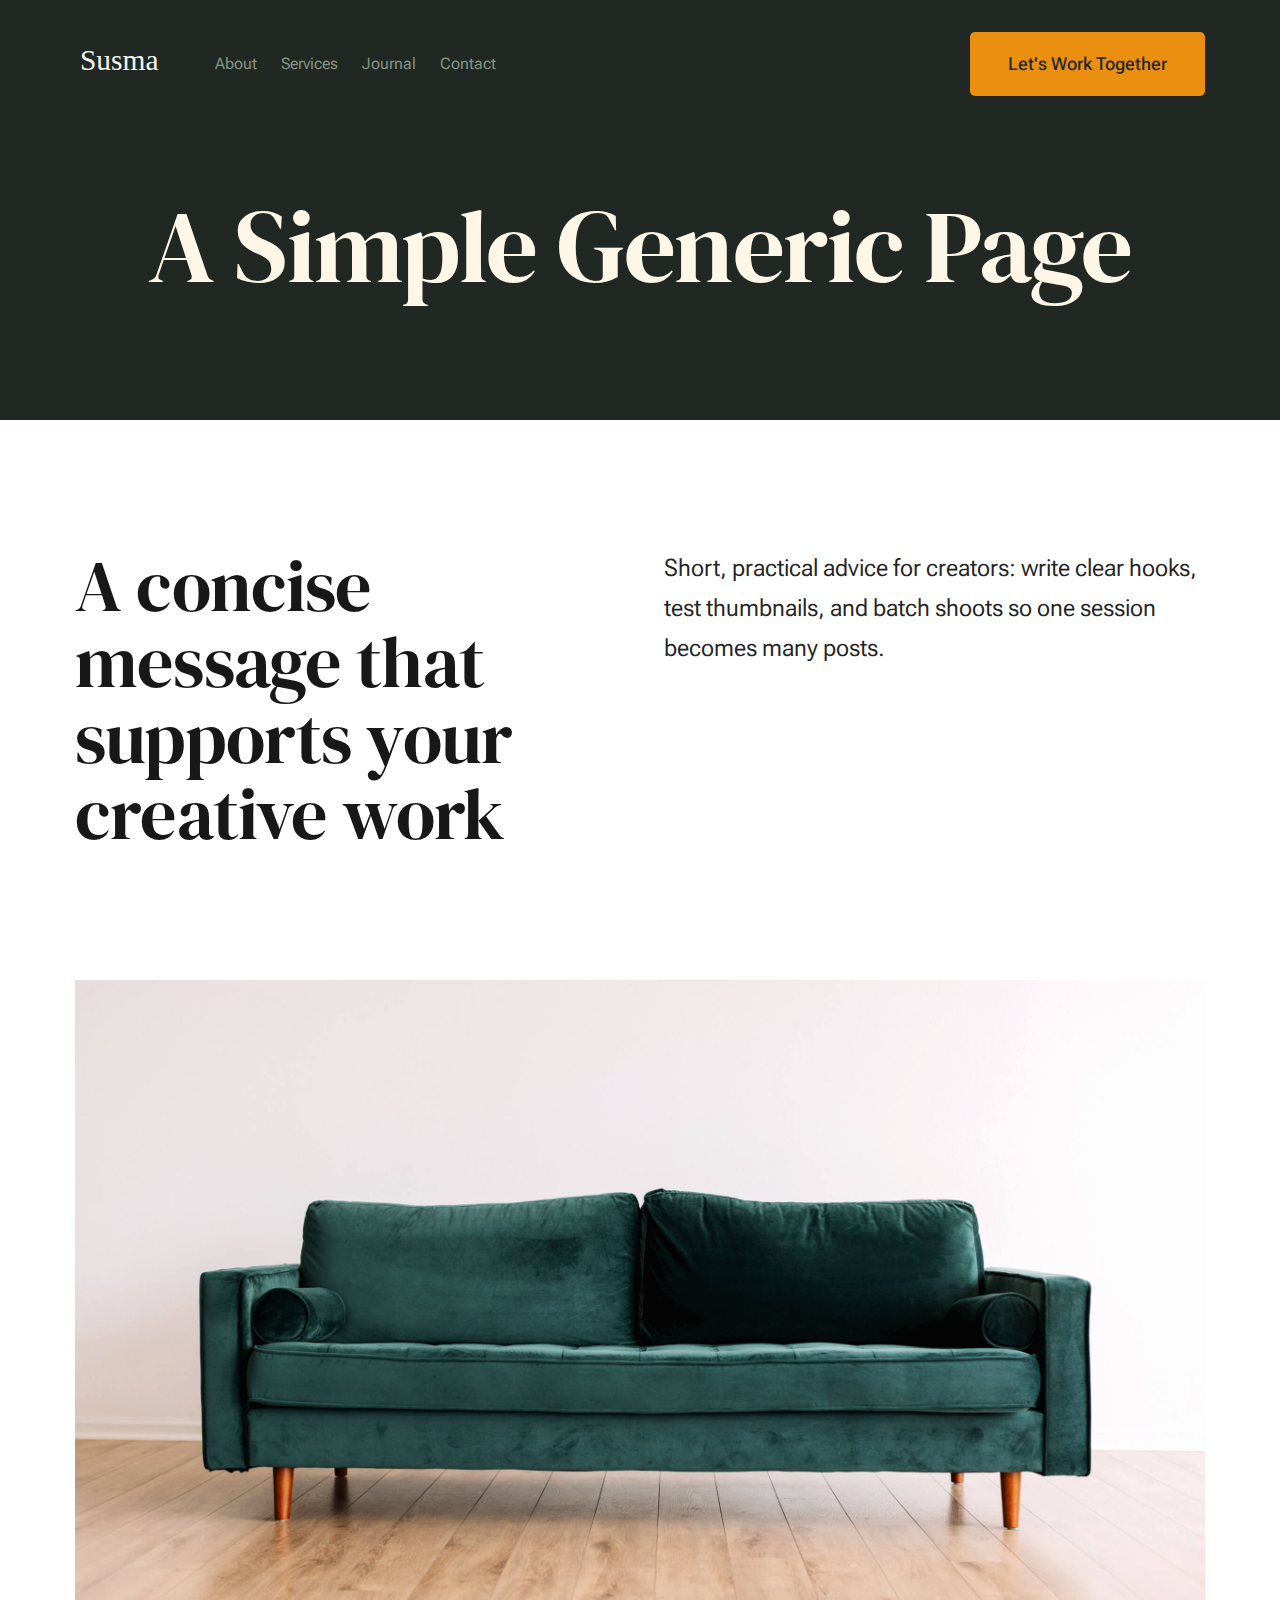
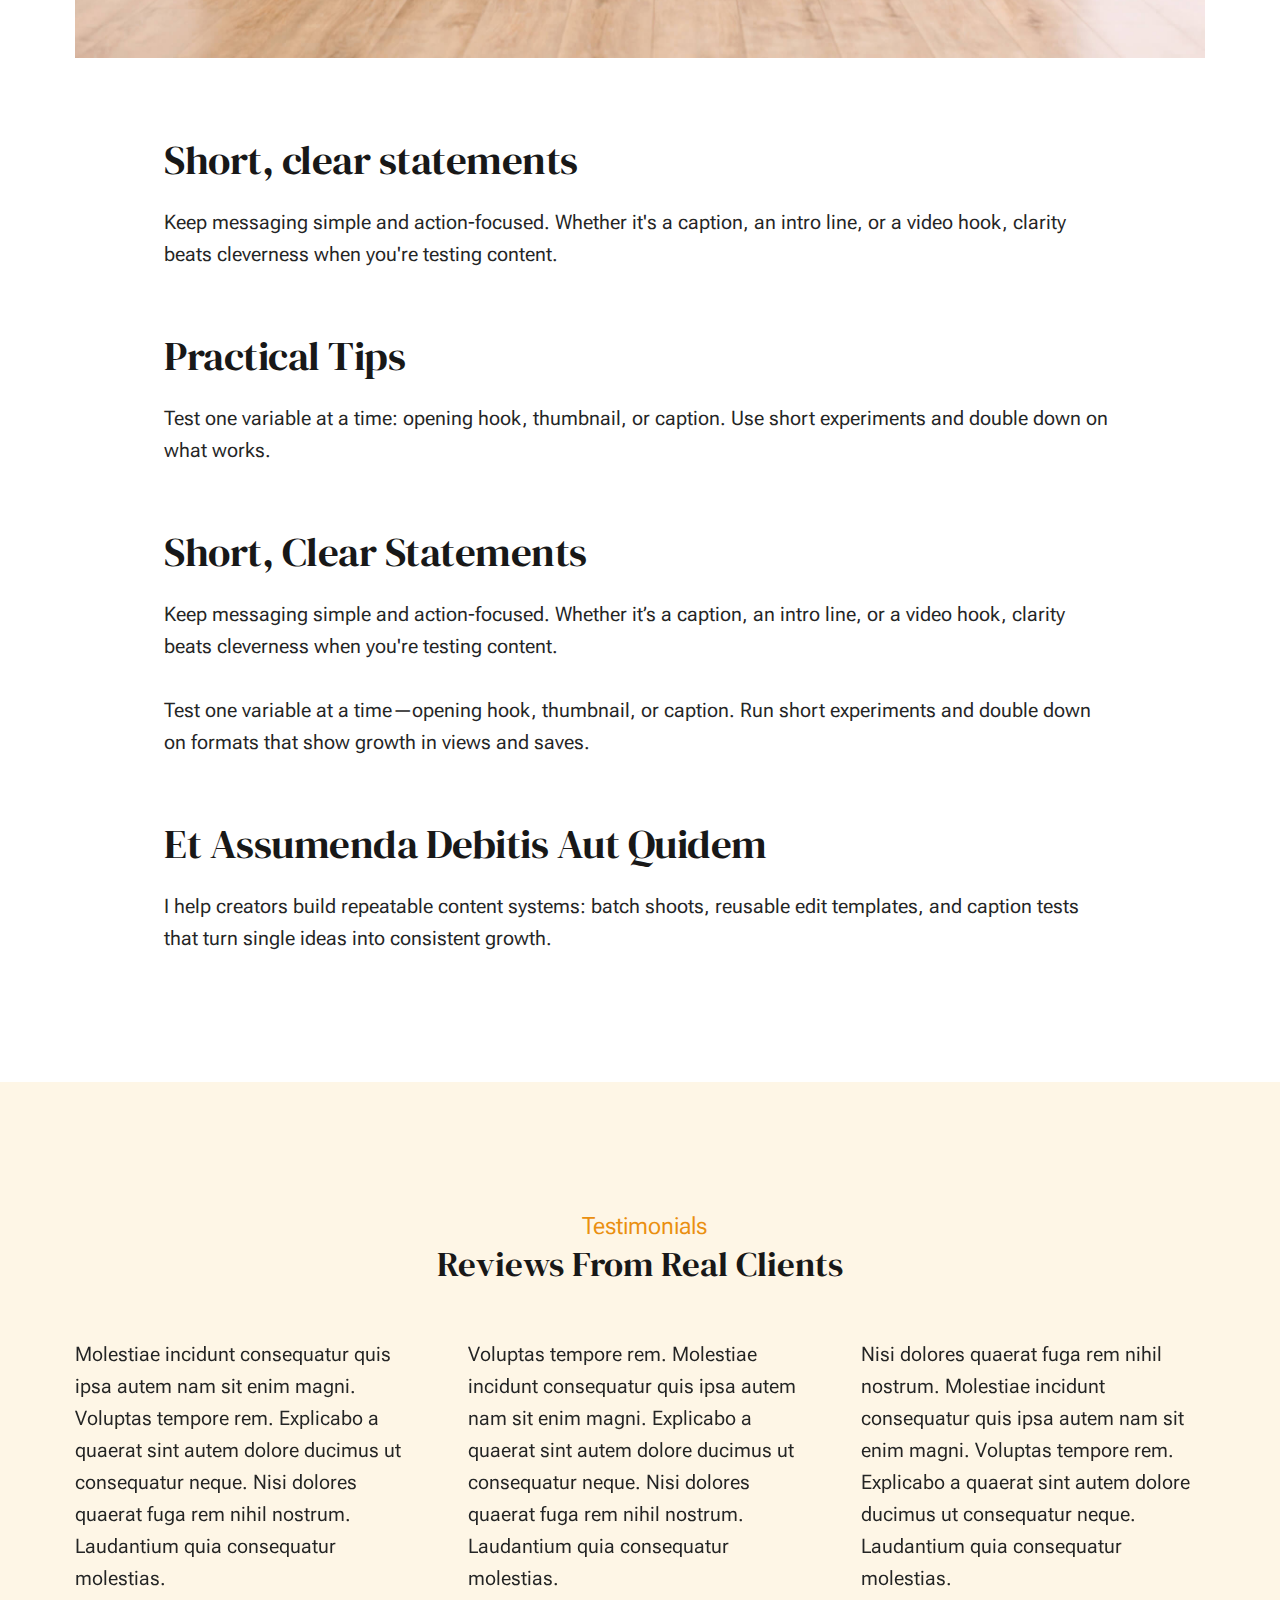
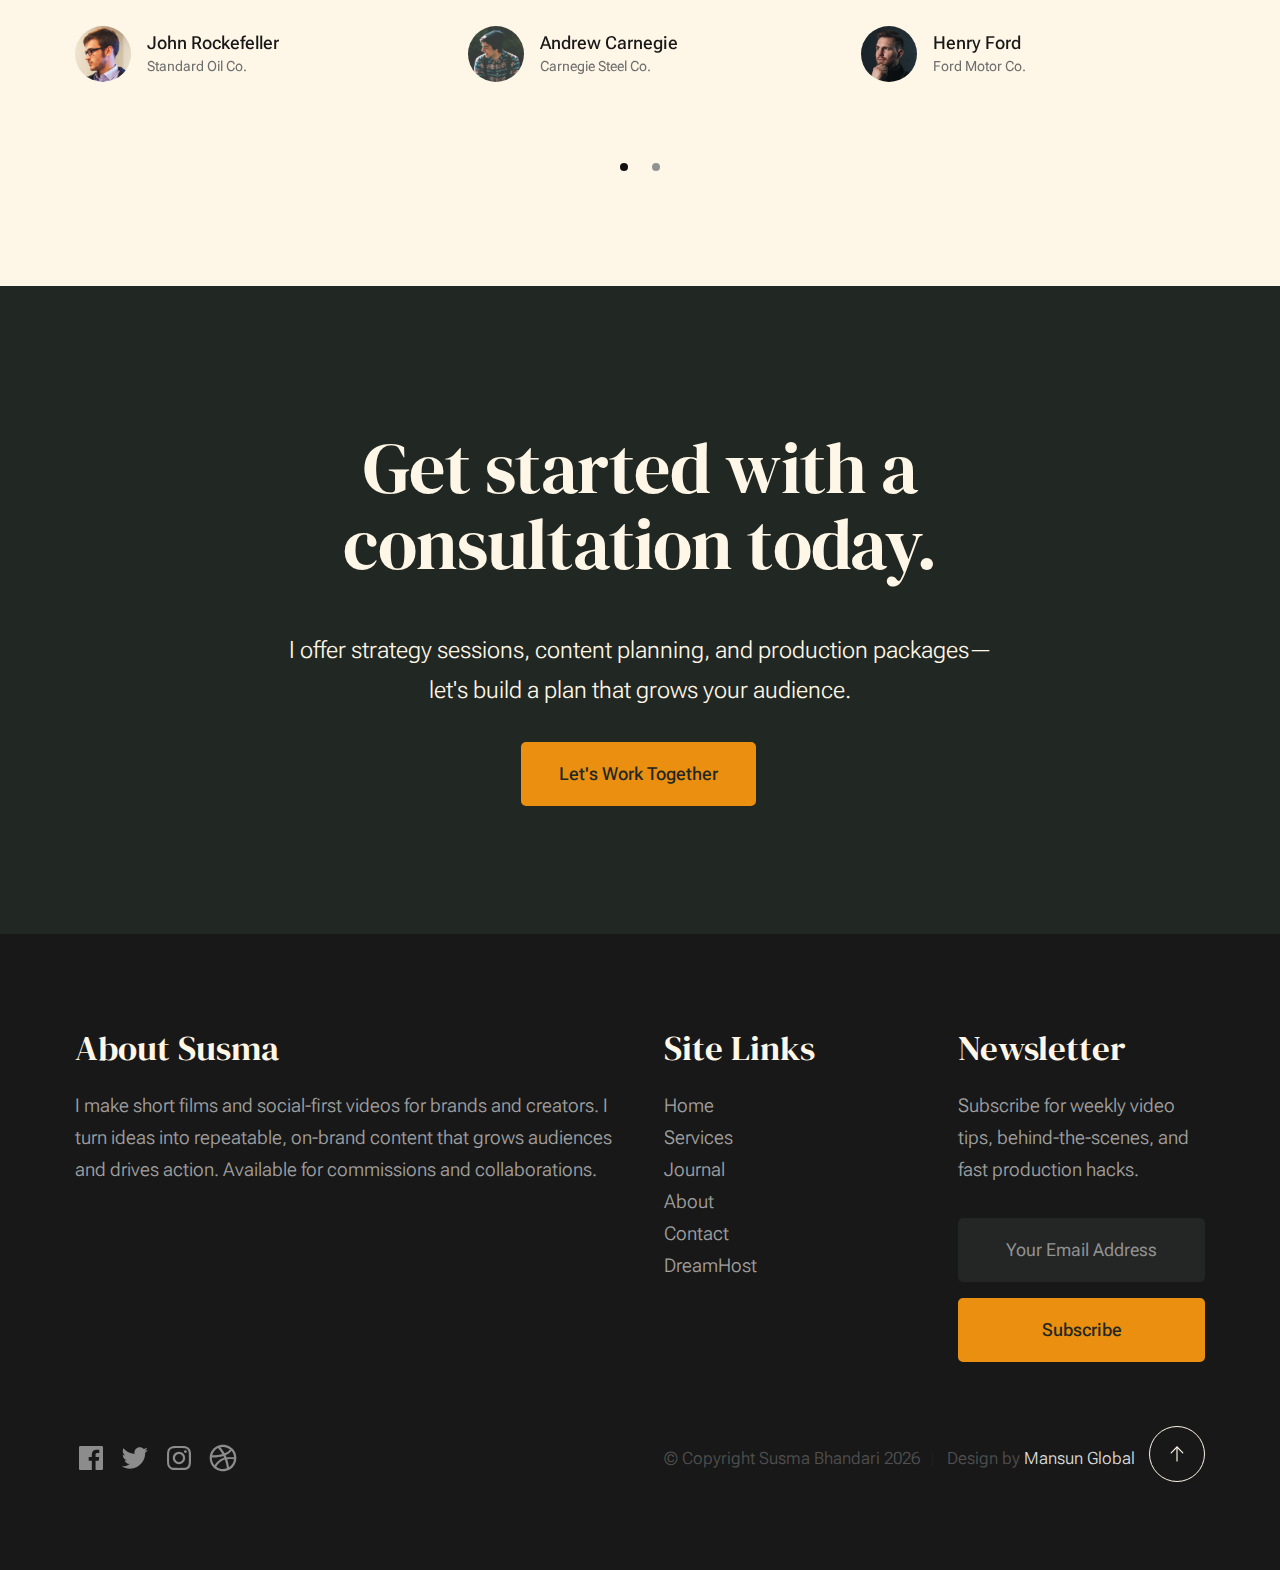
<file: generic.html>
<!DOCTYPE html>
<html lang="en" class="no-js" >
<head>

    <!--- basic page needs
    ================================================== -->
    <meta charset="utf-8">
    <meta name="viewport" content="width=device-width, initial-scale=1">
    <title>Generic - Susma</title>

    <script>
        document.documentElement.classList.remove('no-js');
        document.documentElement.classList.add('js');
    </script>

    <!-- CSS
    ================================================== -->
    <link rel="stylesheet" href="css/vendor.css">
    <link rel="stylesheet" href="css/styles.css">

    <!-- favicons
    ================================================== -->
    <link rel="apple-touch-icon" sizes="180x180" href="apple-touch-icon.png">
    <link rel="icon" type="image/png" sizes="32x32" href="favicon-32x32.png">
    <link rel="icon" type="image/png" sizes="16x16" href="favicon-16x16.png">
    <link rel="manifest" href="site.webmanifest">

</head>


<body id="top">


    <!-- preloader
    ================================================== -->
    <div id="preloader">
        <div id="loader" class="dots-fade">
            <div></div>
            <div></div>
            <div></div>
        </div>
    </div>


    <!-- page wrap
    ================================================== -->
    <div id="page" class="s-pagewrap">


        <!-- # site header 
        ================================================== -->
        <header class="s-header">

            <div class="row s-header__inner width-sixteen-col">

                <div class="s-header__block">
                    <div class="s-header__logo">
                        <a class="logo" href="index.html">
                            <img src="images/logo.svg" alt="Homepage">
                        </a>
                    </div>

                    <a class="s-header__menu-toggle" href="#0"><span>Menu</span></a>
                </div> <!-- end s-header__block -->

                <nav class="s-header__nav">
    
                    <ul class="s-header__menu-links">
                        <li><a href="about.html">About</a></li>
                        <li><a href="services.html">Services</a></li>
                        <li><a href="blog.html">Journal</a></li>
                        <li><a href="contact.html">Contact</a></li>
                    </ul> <!-- s-header__menu-links -->

                    <div class="s-header__contact">
                        <a href="contact.html" class="btn btn--primary s-header__contact-btn">Let's Work Together</a>                        
                    </div> <!-- s-header__contact -->
    
                </nav> <!-- end s-header__nav -->

            </div> <!-- end s-header__inner -->

        </header> <!-- end s-header -->


        <!-- # site main content
        ================================================== -->
        <section id="content" class="s-content">

               <section class="s-pageheader pageheader">
                    <div class="row">
                        <div class="column xl-12">
                            <h1 class="page-title">
                               A Simple Generic Page
                            </h1>
                            
                        </div>
                    </div>
               </section> <!-- end pageheader --> 

               <section class="s-pagecontent pagecontent">

                    <div class="row pageintro">
                        <div class="column xl-6 lg-12">
                            <h2 class="text-display-title">A concise message that supports your creative work</h2>
                        </div>
                        <div class="column xl-6 lg-12 u-flexitem-x-right">
                            <p class="lead">
                            Short, practical advice for creators: write clear hooks, test thumbnails, and batch shoots so one session becomes many posts.
                            </p>
                        </div>                       
                    </div> <!-- end pageintro -->   
                    
                    <div class="row pagemedia">
                        <d class="column xl-12">
                            <figure class="page-media">                                
                                <img src="images/sample-1200.jpg" 
                                     srcset="images/sample-2400.jpg 2400w, 
                                             images/sample-1200.jpg 1200w, 
                                             images/sample-600.jpg 600w" sizes="(max-width: 2400px) 100vw, 2400px" alt="">
                            </figure>
                        </d>
                    </div> <!-- end pagemedia -->

                    <div class="row width-narrower pagemain">
                        <div class="column xl-12"> 

                            <h2>Short, clear statements</h2>
                            <p>
                            Keep messaging simple and action-focused. Whether it's a caption, an intro line, or a video hook, clarity beats cleverness when you're testing content.
                            </p>

                            <h2>Practical Tips</h2>

                            <p>
                            Test one variable at a time: opening hook, thumbnail, or caption. Use short experiments and double down on what works.
                            </p>

                            <h2>Short, Clear Statements</h2>
                            <p>
                            Keep messaging simple and action-focused. Whether it’s a caption, an intro line, or a video hook, clarity beats cleverness when you're testing content.
                            </p>

                            <p>
                            Test one variable at a time—opening hook, thumbnail, or caption. Run short experiments and double down on formats that show growth in views and saves.
                            </p>                   

                            <h2>Et Assumenda Debitis Aut Quidem</h2>
                            <p>
                            I help creators build repeatable content systems: batch shoots, reusable edit templates, and caption tests that turn single ideas into consistent growth.
                            </p>

                        </div> <!-- end grid-block-->
                    </div> <!-- end pagemain -->

               </section> <!-- pagecontent -->

               <section class="s-testimonials">

                    <div class="s-testimonials__header row row-x-center text-center">
                        <div class="column xl-8 lg-12">
        
                            <p class="text-pretitle">
                            Testimonials
                            </p>
                            <h3>
                            Reviews From Real Clients
                            </h3>                        
        
                        </div>
                    </div> <!--end s-testimonials__header -->

                    <div class="row s-testimonials__content">
                        <div class="column xl-12 testimonials">

                            <div class="swiper-container testimonials__slider page-slider">

                                <div class="swiper-wrapper">
                                    <div class="testimonials__slide swiper-slide">
                                        <p>
                                        Molestiae incidunt consequatur quis ipsa autem nam sit enim magni. Voluptas tempore rem. 
                                        Explicabo a quaerat sint autem dolore ducimus ut consequatur neque. Nisi dolores quaerat fuga rem nihil nostrum.
                                        Laudantium quia consequatur molestias.
                                        </p>
                                        <div class="testimonials__author">
                                            <img src="images/avatars/user-01.jpg" alt="Author image" class="testimonials__avatar">
                                            <cite class="testimonials__cite">
                                                <strong>John Rockefeller</strong>
                                                <span>Standard Oil Co.</span>
                                            </cite>
                                        </div>
                                    </div>
                                    <div class="testimonials__slide swiper-slide">
                                        <p>
                                        Voluptas tempore rem. Molestiae incidunt consequatur quis ipsa autem nam sit enim magni. 
                                        Explicabo a quaerat sint autem dolore ducimus ut consequatur neque. Nisi dolores quaerat fuga rem nihil nostrum.
                                        Laudantium quia consequatur molestias.
                                        </p>
                                        <div class="testimonials__author">
                                            <img src="images/avatars/user-04.jpg" alt="Author image" class="testimonials__avatar">
                                            <cite class="testimonials__cite">
                                                <strong>Andrew Carnegie</strong>
                                                <span>Carnegie Steel Co.</span>
                                            </cite>
                                        </div>
                                    </div>
                                    <div class="testimonials__slide swiper-slide">
                                        <p>
                                        Nisi dolores quaerat fuga rem nihil nostrum. Molestiae incidunt consequatur quis ipsa autem nam sit enim magni. 
                                        Voluptas tempore rem. Explicabo a quaerat sint autem dolore ducimus ut consequatur neque. 
                                        Laudantium quia consequatur molestias.
                                        </p>
                                        <div class="testimonials__author">
                                            <img src="images/avatars/user-06.jpg" alt="Author image" class="testimonials__avatar">
                                            <cite class="testimonials__cite">
                                                <strong>Henry Ford</strong>
                                                <span>Ford Motor Co.</span>
                                            </cite>
                                        </div>
                                    </div>
                                    <div class="testimonials__slide swiper-slide">
                                        <p>
                                        Molestiae incidunt consequatur quis ipsa autem nam sit enim magni. Voluptas tempore rem. 
                                        Explicabo a quaerat sint autem dolore ducimus ut consequatur neque. Nisi dolores quaerat fuga rem nihil nostrum.
                                        Laudantium quia consequatur molestias.
                                        </p>
                                        <div class="testimonials__author">
                                            <img src="images/avatars/user-02.jpg" alt="Author image" class="testimonials__avatar">
                                            <cite class="testimonials__cite">
                                                <strong>John Morgan</strong>
                                                <span>JP Morgan & Co.</span>
                                            </cite>
                                        </div>
                                    </div> 
                                </div> <!-- end swiper-wrapper --> 

                                <div class="swiper-pagination"></div>

                            </div> <!--end testimonials__slider --> 

                        </div> <!-- testimonials -->
                    </div> <!--end s-testimonials__content -->

               </section> <!-- end s-testimonials -->

        </section> <!-- s-content-->

        <!-- # cta
        ================================================== -->
        <section id="cta" class="s-cta">

            <div class="row row-x-center text-center">
                <div class="column xl-8 lg-12">

                    <div class="s-cta__content">
                        <h2 class="text-display-title">
                        Get started with a consultation today.
                        </h2>
                        <p class="lead">
                        I offer strategy sessions, content planning, and production packages—let's build a plan that grows your audience.
                        </p>
                        <a href="contact.html" class="btn btn--primary">Let's Work Together</a>
                    </div>

                </div>
            </div>

        </section> <!-- end s-cta -->


        <!-- # footer 
        ================================================== -->
        <footer class="s-footer">
            <div class="row s-footer__content">
                <div class="column xl-6 lg-6 md-12 s-footer__block s-footer__about">                    
                    <h3>About Susma</h3>
                    <p>
                    I make short films and social-first videos for brands and creators. I turn ideas into repeatable, on‑brand content that grows audiences and drives action. Available for commissions and collaborations.
                    </p>               
                </div>                
                <div class="column xl-3 lg-6 md-12 s-footer__block s-footer__site-links">
                    <h3>Site Links</h3>
                    <ul class="link-list">
                        <li><a href="index.html">Home</a></li>
                        <li><a href="services.html">Services</a></li>
                        <li><a href="blog.html">Journal</a></li>
                        <li><a href="about.html">About</a></li>
                        <li><a href="contact.html">Contact</a></li>
                        <li><a href="https://www.dreamhost.com/r.cgi?287326">DreamHost</a></li>
                    </ul>
                </div>
                <div class="column xl-3 lg-6 md-12 tab-12 s-footer__block s-footer__newsletter">
                    <h3>Newsletter</h3>

                    <p>
                    Subscribe for weekly video tips, behind-the-scenes, and fast production hacks.
                    </p>

                    <div class="subscribe-form">
                        <form id="mc-form" class="mc-form">
                            <input type="email" name="EMAIL" id="mce-EMAIL" class="u-fullwidth text-center" placeholder="Your Email Address" title="The domain portion of the email address is invalid (the portion after the @)." pattern="^([^\x00-\x20\x22\x28\x29\x2c\x2e\x3a-\x3c\x3e\x40\x5b-\x5d\x7f-\xff]+|\x22([^\x0d\x22\x5c\x80-\xff]|\x5c[\x00-\x7f])*\x22)(\x2e([^\x00-\x20\x22\x28\x29\x2c\x2e\x3a-\x3c\x3e\x40\x5b-\x5d\x7f-\xff]+|\x22([^\x0d\x22\x5c\x80-\xff]|\x5c[\x00-\x7f])*\x22))*\x40([^\x00-\x20\x22\x28\x29\x2c\x2e\x3a-\x3c\x3e\x40\x5b-\x5d\x7f-\xff]+|\x5b([^\x0d\x5b-\x5d\x80-\xff]|\x5c[\x00-\x7f])*\x5d)(\x2e([^\x00-\x20\x22\x28\x29\x2c\x2e\x3a-\x3c\x3e\x40\x5b-\x5d\x7f-\xff]+|\x5b([^\x0d\x5b-\x5d\x80-\xff]|\x5c[\x00-\x7f])*\x5d))*(\.\w{2,})+$" required>
                            <input type="submit" name="subscribe" value="Subscribe" class="btn btn--primary btn--small u-fullwidth">
                            <!-- <div style="position: absolute; left: -5000px;" aria-hidden="true"><input type="text" name="b_cdb7b577e41181934ed6a6a44_9a91cfe7b3" tabindex="-1" value=""></div> -->
                            <div class="mc-status"></div>
                        </form>
                    </div>
                </div>
            </div>    
            
            <div class="row s-footer__bottom">
                <div class="column xl-6 lg-12">
                    <ul class="s-footer__social social-list">
                        <li>
                            <a href="#0">
                                <svg xmlns="http://www.w3.org/2000/svg" width="24" height="24" viewBox="0 0 24 24" style="fill:rgba(0, 0, 0, 1);transform:;-ms-filter:"><path d="M20,3H4C3.447,3,3,3.448,3,4v16c0,0.552,0.447,1,1,1h8.615v-6.96h-2.338v-2.725h2.338v-2c0-2.325,1.42-3.592,3.5-3.592 c0.699-0.002,1.399,0.034,2.095,0.107v2.42h-1.435c-1.128,0-1.348,0.538-1.348,1.325v1.735h2.697l-0.35,2.725h-2.348V21H20 c0.553,0,1-0.448,1-1V4C21,3.448,20.553,3,20,3z"></path></svg>
                                <span class="u-screen-reader-text">Facebook</span>
                            </a>
                        </li>
                        <li>
                            <a href="#0">
                                <svg xmlns="http://www.w3.org/2000/svg" width="24" height="24" viewBox="0 0 24 24" style="fill:rgba(0, 0, 0, 1);transform:;-ms-filter:"><path d="M19.633,7.997c0.013,0.175,0.013,0.349,0.013,0.523c0,5.325-4.053,11.461-11.46,11.461c-2.282,0-4.402-0.661-6.186-1.809 c0.324,0.037,0.636,0.05,0.973,0.05c1.883,0,3.616-0.636,5.001-1.721c-1.771-0.037-3.255-1.197-3.767-2.793 c0.249,0.037,0.499,0.062,0.761,0.062c0.361,0,0.724-0.05,1.061-0.137c-1.847-0.374-3.23-1.995-3.23-3.953v-0.05 c0.537,0.299,1.16,0.486,1.82,0.511C3.534,9.419,2.823,8.184,2.823,6.787c0-0.748,0.199-1.434,0.548-2.032 c1.983,2.443,4.964,4.04,8.306,4.215c-0.062-0.3-0.1-0.611-0.1-0.923c0-2.22,1.796-4.028,4.028-4.028 c1.16,0,2.207,0.486,2.943,1.272c0.91-0.175,1.782-0.512,2.556-0.973c-0.299,0.935-0.936,1.721-1.771,2.22 c0.811-0.088,1.597-0.312,2.319-0.624C21.104,6.712,20.419,7.423,19.633,7.997z"></path></svg>
                                <span class="u-screen-reader-text">Twitter</span>
                            </a>
                        </li>
                        <li>
                            <a href="#0">
                                <svg xmlns="http://www.w3.org/2000/svg" width="24" height="24" viewBox="0 0 24 24" style="fill:rgba(0, 0, 0, 1);transform:;-ms-filter:"><path d="M11.999,7.377c-2.554,0-4.623,2.07-4.623,4.623c0,2.554,2.069,4.624,4.623,4.624c2.552,0,4.623-2.07,4.623-4.624 C16.622,9.447,14.551,7.377,11.999,7.377L11.999,7.377z M11.999,15.004c-1.659,0-3.004-1.345-3.004-3.003 c0-1.659,1.345-3.003,3.004-3.003s3.002,1.344,3.002,3.003C15.001,13.659,13.658,15.004,11.999,15.004L11.999,15.004z"></path><circle cx="16.806" cy="7.207" r="1.078"></circle><path d="M20.533,6.111c-0.469-1.209-1.424-2.165-2.633-2.632c-0.699-0.263-1.438-0.404-2.186-0.42 c-0.963-0.042-1.268-0.054-3.71-0.054s-2.755,0-3.71,0.054C7.548,3.074,6.809,3.215,6.11,3.479C4.9,3.946,3.945,4.902,3.477,6.111 c-0.263,0.7-0.404,1.438-0.419,2.186c-0.043,0.962-0.056,1.267-0.056,3.71c0,2.442,0,2.753,0.056,3.71 c0.015,0.748,0.156,1.486,0.419,2.187c0.469,1.208,1.424,2.164,2.634,2.632c0.696,0.272,1.435,0.426,2.185,0.45 c0.963,0.042,1.268,0.055,3.71,0.055s2.755,0,3.71-0.055c0.747-0.015,1.486-0.157,2.186-0.419c1.209-0.469,2.164-1.424,2.633-2.633 c0.263-0.7,0.404-1.438,0.419-2.186c0.043-0.962,0.056-1.267,0.056-3.71s0-2.753-0.056-3.71C20.941,7.57,20.801,6.819,20.533,6.111z M19.315,15.643c-0.007,0.576-0.111,1.147-0.311,1.688c-0.305,0.787-0.926,1.409-1.712,1.711c-0.535,0.199-1.099,0.303-1.67,0.311 c-0.95,0.044-1.218,0.055-3.654,0.055c-2.438,0-2.687,0-3.655-0.055c-0.569-0.007-1.135-0.112-1.669-0.311 c-0.789-0.301-1.414-0.923-1.719-1.711c-0.196-0.534-0.302-1.099-0.311-1.669c-0.043-0.95-0.053-1.218-0.053-3.654 c0-2.437,0-2.686,0.053-3.655c0.007-0.576,0.111-1.146,0.311-1.687c0.305-0.789,0.93-1.41,1.719-1.712 c0.534-0.198,1.1-0.303,1.669-0.311c0.951-0.043,1.218-0.055,3.655-0.055c2.437,0,2.687,0,3.654,0.055 c0.571,0.007,1.135,0.112,1.67,0.311c0.786,0.303,1.407,0.925,1.712,1.712c0.196,0.534,0.302,1.099,0.311,1.669 c0.043,0.951,0.054,1.218,0.054,3.655c0,2.436,0,2.698-0.043,3.654H19.315z"></path></svg>
                                <span class="u-screen-reader-text">Instagram</span>
                            </a>
                        </li>
                        <li>
                            <a href="#0">
                                <svg xmlns="http://www.w3.org/2000/svg" width="24" height="24" viewBox="0 0 24 24" style="fill: rgba(0, 0, 0, 1);transform: ;msFilter:;"><path d="M20.66 6.98a9.932 9.932 0 0 0-3.641-3.64C15.486 2.447 13.813 2 12 2s-3.486.447-5.02 1.34c-1.533.893-2.747 2.107-3.64 3.64S2 10.187 2 12s.446 3.487 1.34 5.02a9.924 9.924 0 0 0 3.641 3.64C8.514 21.553 10.187 22 12 22s3.486-.447 5.02-1.34a9.932 9.932 0 0 0 3.641-3.64C21.554 15.487 22 13.813 22 12s-.446-3.487-1.34-5.02zM12 3.66c2 0 3.772.64 5.32 1.919-.92 1.174-2.286 2.14-4.1 2.9-1.002-1.813-2.088-3.327-3.261-4.54A7.715 7.715 0 0 1 12 3.66zM5.51 6.8a8.116 8.116 0 0 1 2.711-2.22c1.212 1.201 2.325 2.7 3.34 4.5-2 .6-4.114.9-6.341.9-.573 0-1.006-.013-1.3-.04A8.549 8.549 0 0 1 5.51 6.8zM3.66 12c0-.054.003-.12.01-.2.007-.08.01-.146.01-.2.254.014.641.02 1.161.02 2.666 0 5.146-.367 7.439-1.1.187.373.381.793.58 1.26-1.32.293-2.674 1.006-4.061 2.14S6.4 16.247 5.76 17.5c-1.4-1.587-2.1-3.42-2.1-5.5zM12 20.34c-1.894 0-3.594-.587-5.101-1.759.601-1.187 1.524-2.322 2.771-3.401 1.246-1.08 2.483-1.753 3.71-2.02a29.441 29.441 0 0 1 1.56 6.62 8.166 8.166 0 0 1-2.94.56zm7.08-3.96a8.351 8.351 0 0 1-2.58 2.621c-.24-2.08-.7-4.107-1.379-6.081.932-.066 1.765-.1 2.5-.1.799 0 1.686.034 2.659.1a8.098 8.098 0 0 1-1.2 3.46zm-1.24-5c-1.16 0-2.233.047-3.22.14a27.053 27.053 0 0 0-.68-1.62c2.066-.906 3.532-2.006 4.399-3.3 1.2 1.414 1.854 3.027 1.96 4.84-.812-.04-1.632-.06-2.459-.06z"></path></svg>
                                <span class="u-screen-reader-text">Dribbble</span>
                            </a>
                        </li>
                    </ul> <!-- end s-footer__social -->
                </div>
                <div class="column xl-6 lg-12">
                    <p class="ss-copyright">
                        <span>© Copyright Susma Bhandari 2026</span> 
                        <span>Design by <a href="https://www.mbhusal.com.np/">Mansun Global</a></span>
                    </p>
                </div>

                <div class="ss-go-top">
                    <a class="smoothscroll" title="Back to Top" href="#top">
                        <svg xmlns="http://www.w3.org/2000/svg" viewBox="0 0 24 24" width="36" height="36" fill="none" stroke="#ffffff" stroke-width="1" stroke-linecap="round" stroke-linejoin="round">&lt;!--!  Atomicons Free 1.00 by @atisalab License - https://atomicons.com/license/ (Icons: CC BY 4.0) Copyright 2021 Atomicons --&gt;<polyline points="17 11 12 6 7 11"></polyline><line x1="12" y1="18" x2="12" y2="6"></line></svg>
                    </a>
                </div> <!-- end ss-go-top -->
            </div>
            
        </footer> <!-- end s-footer -->

    </div> <!-- end page-wrap -->

    <!-- Java Script
    ================================================== -->
    <script src="js/plugins.js"></script>
    <script src="js/main.js"></script>

</body>
</html>
</file>
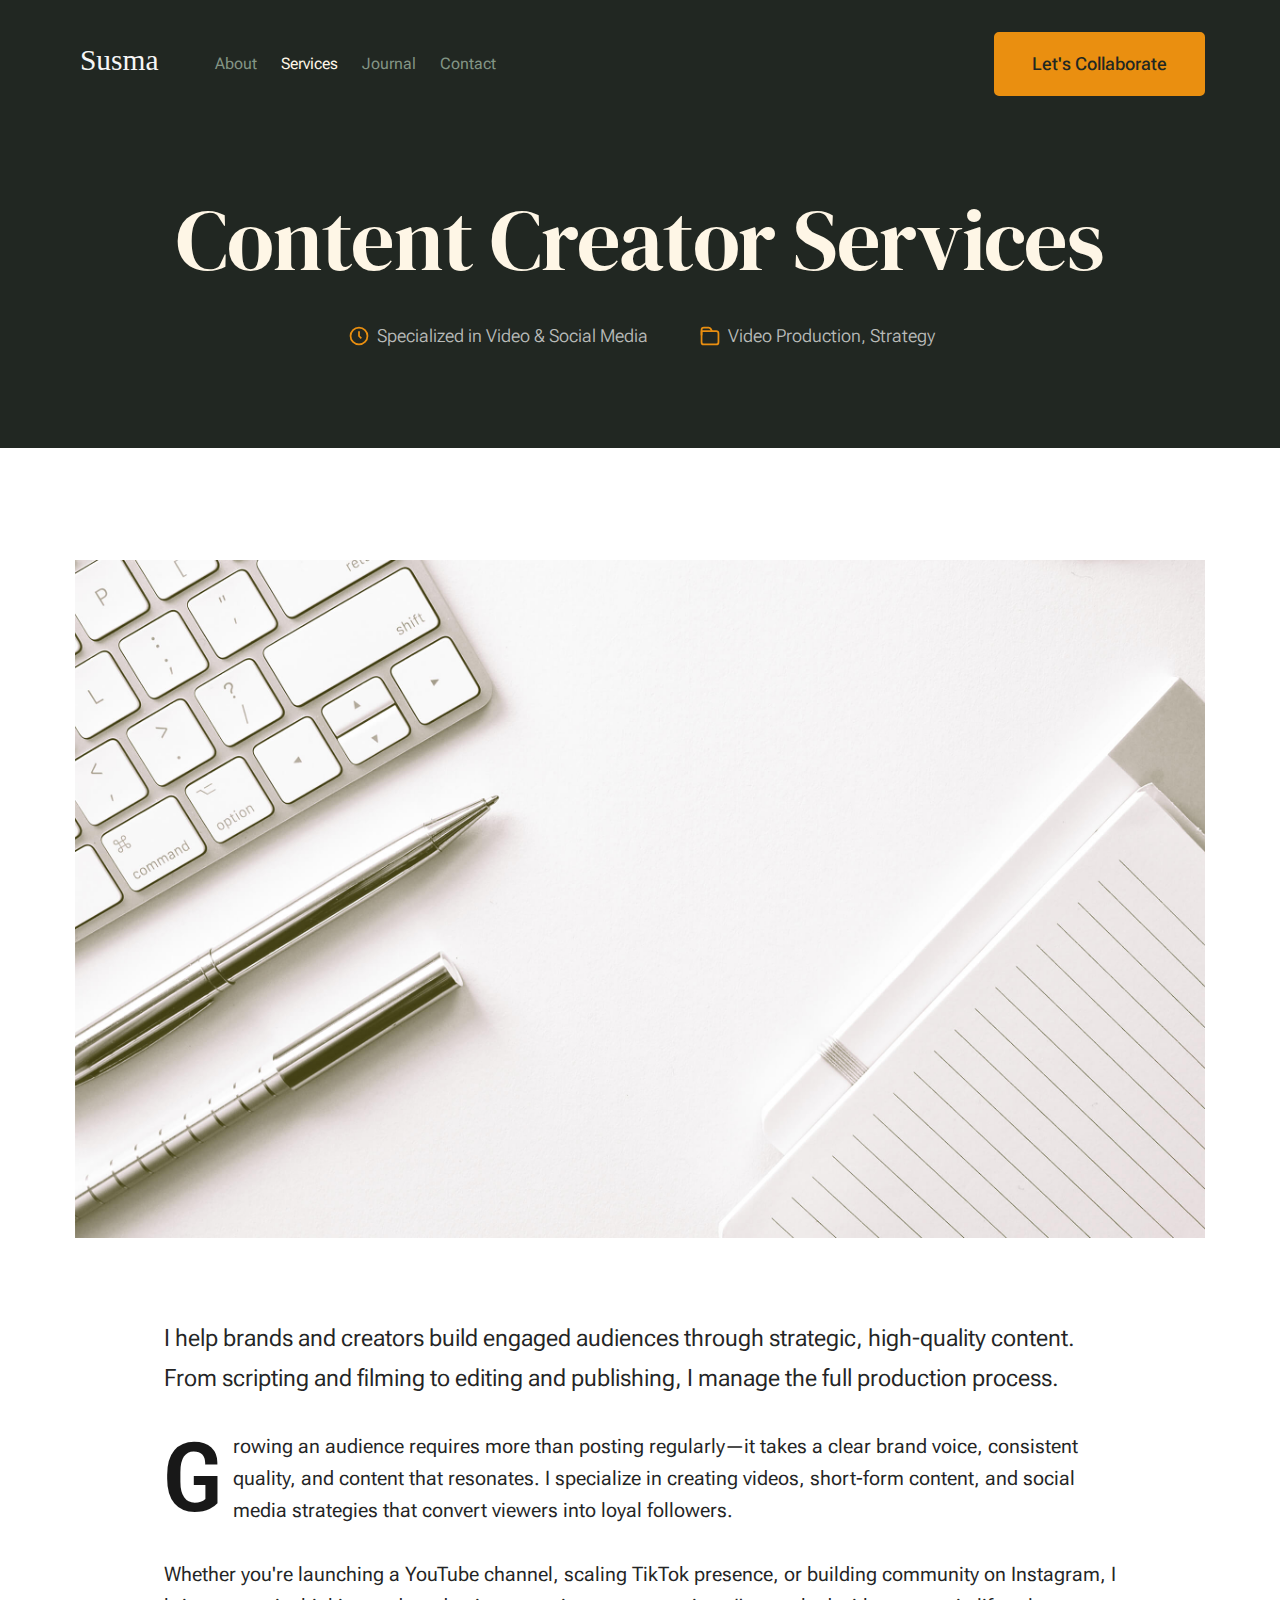
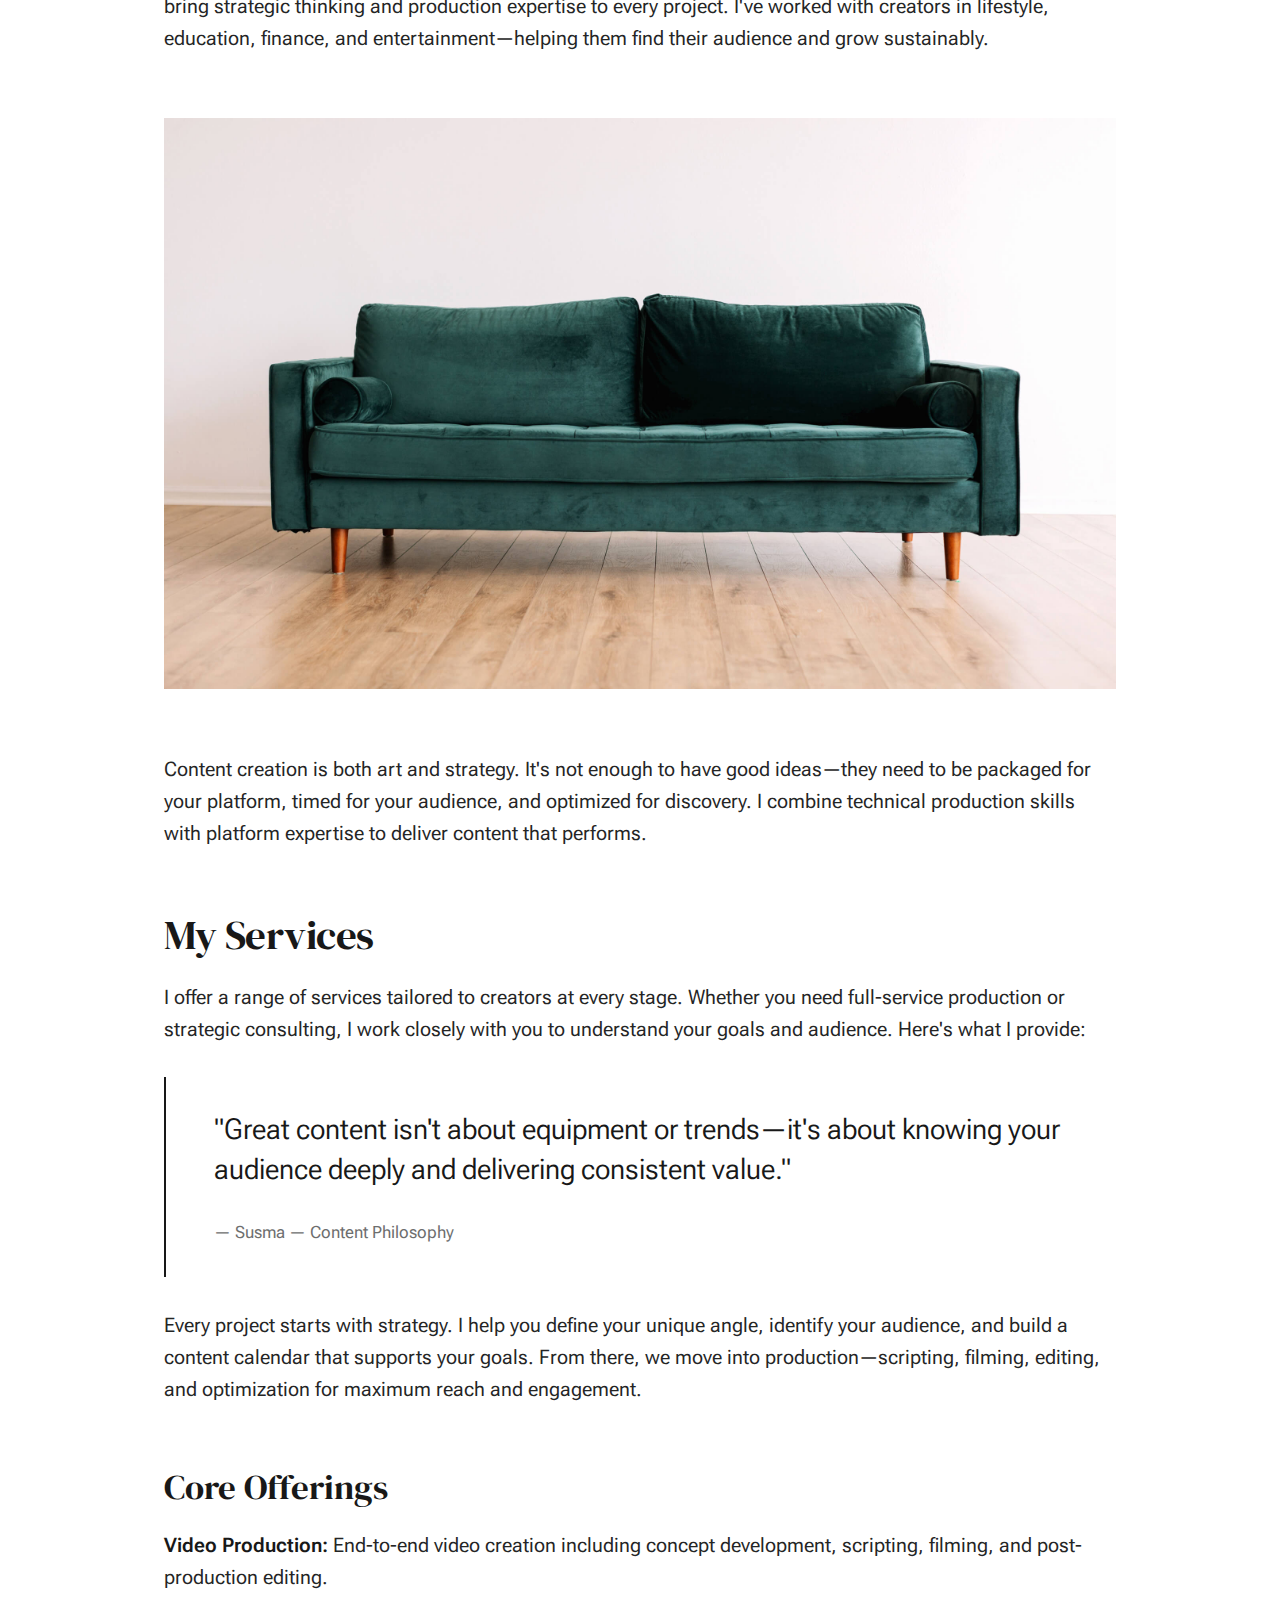
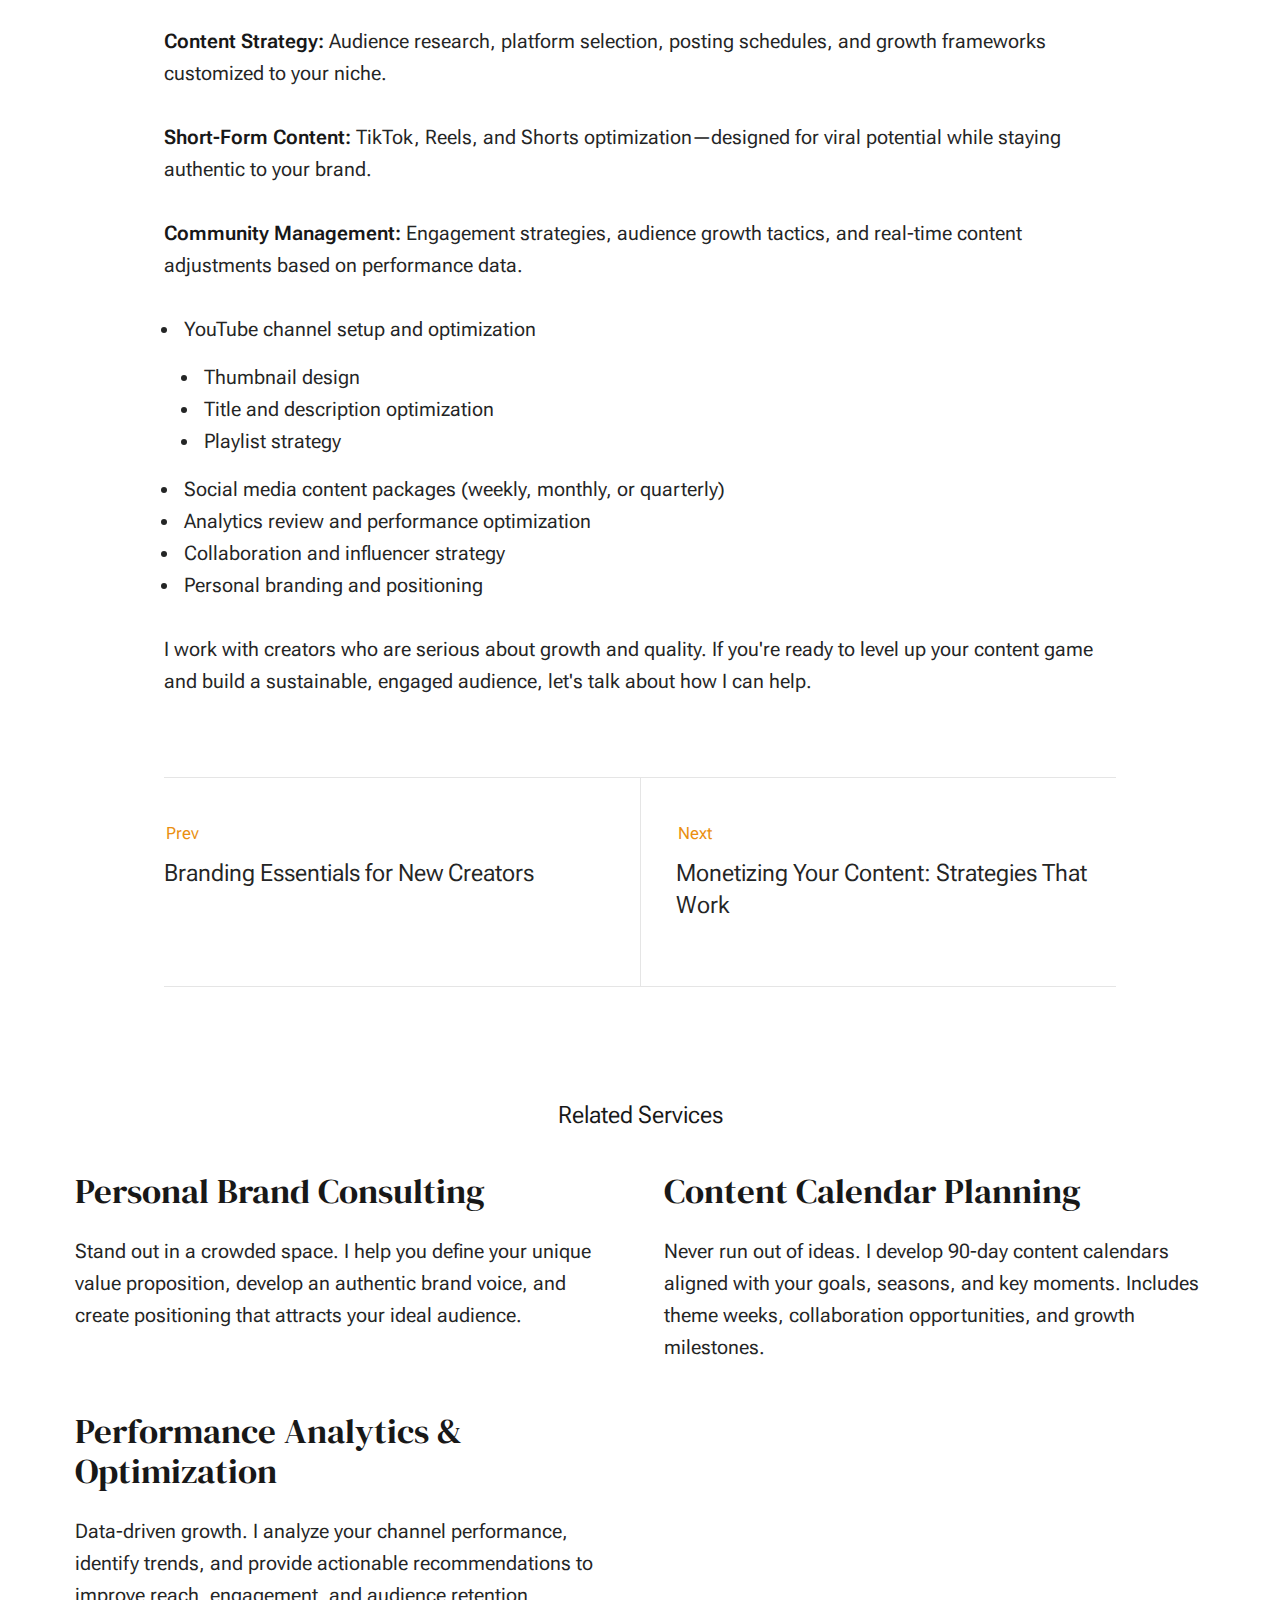
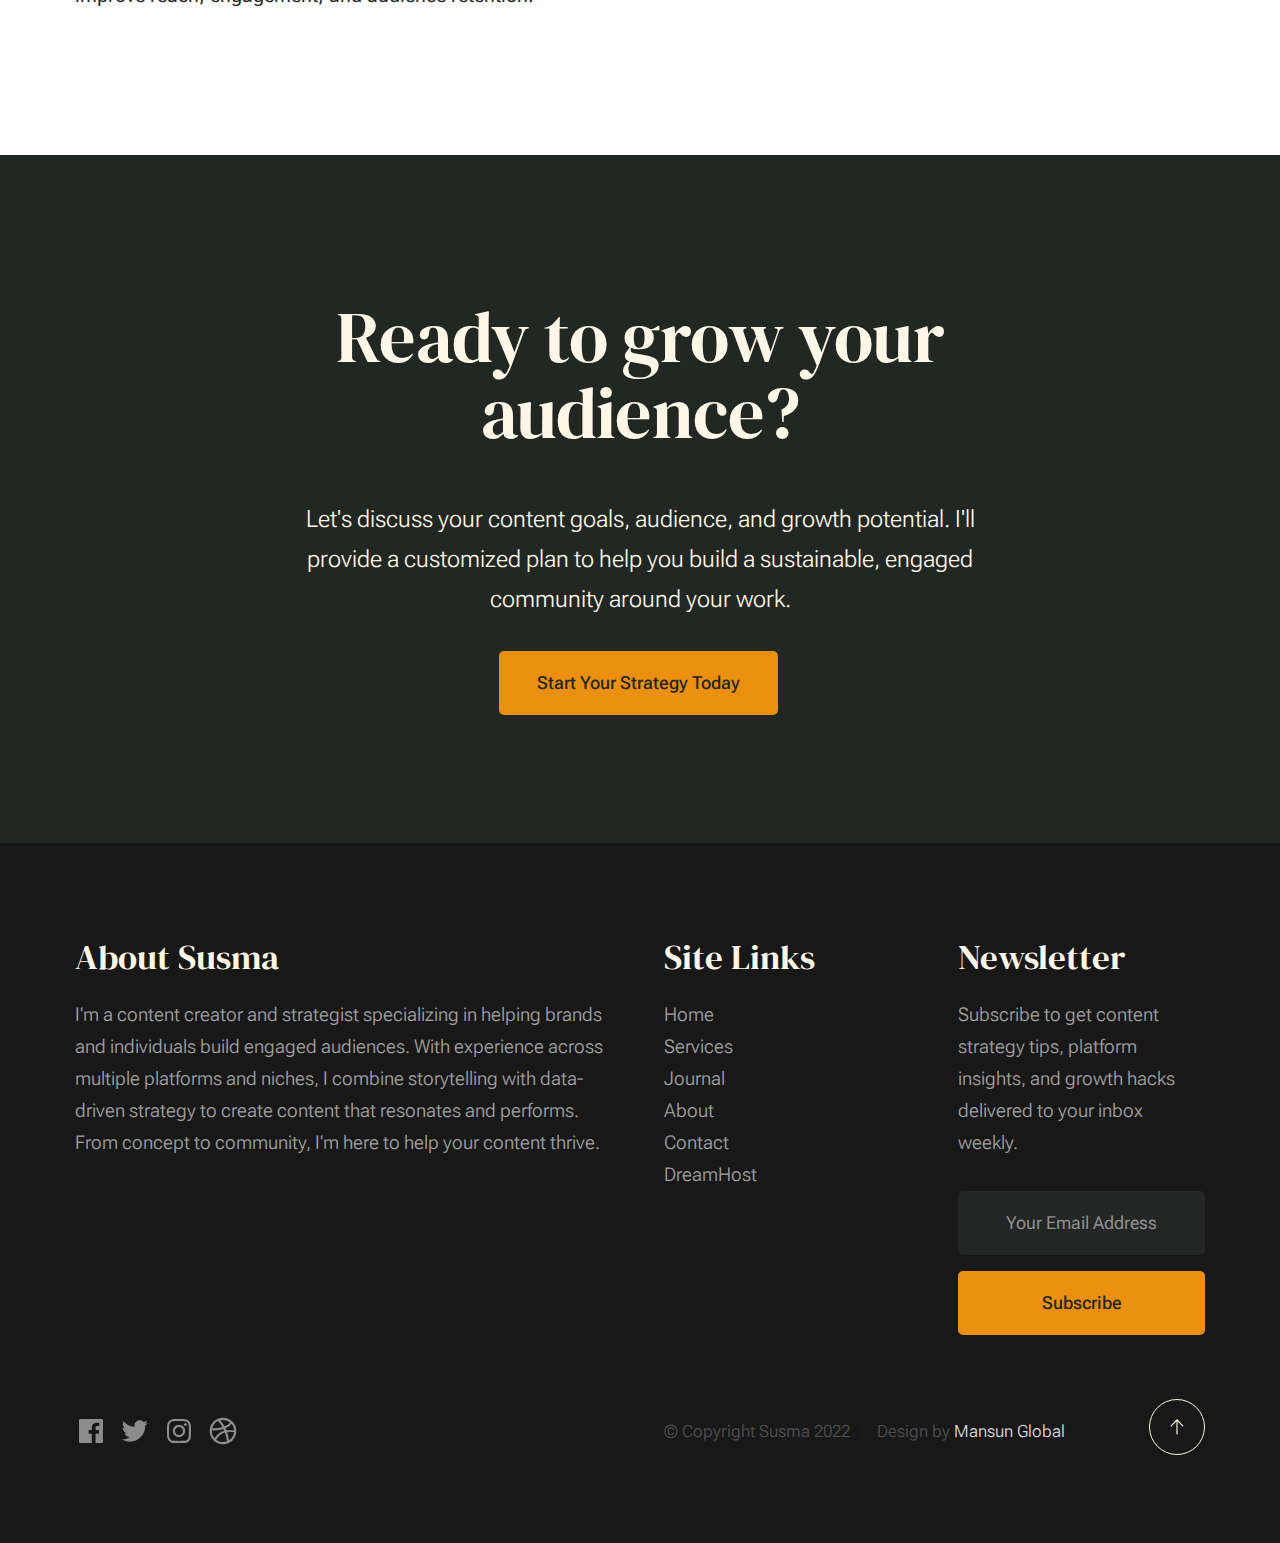
<file: services.html>
<!DOCTYPE html>
<html lang="en" class="no-js" >
<head>

    <!--- basic page needs
    ================================================== -->
    <meta charset="utf-8">
    <meta name="viewport" content="width=device-width, initial-scale=1">
    <title>Content Creator Services - Susma</title>

    <script>
        document.documentElement.classList.remove('no-js');
        document.documentElement.classList.add('js');
    </script>

    <!-- CSS
    ================================================== -->
    <link rel="stylesheet" href="css/vendor.css">
    <link rel="stylesheet" href="css/styles.css">

    <!-- favicons
    ================================================== -->
    <link rel="apple-touch-icon" sizes="180x180" href="apple-touch-icon.png">
    <link rel="icon" type="image/png" sizes="32x32" href="favicon-32x32.png">
    <link rel="icon" type="image/png" sizes="16x16" href="favicon-16x16.png">
    <link rel="manifest" href="site.webmanifest">

</head>


<body id="top">


    <!-- preloader
    ================================================== -->
    <div id="preloader">
        <div id="loader" class="dots-fade">
            <div></div>
            <div></div>
            <div></div>
        </div>
    </div>


    <!-- page wrap
    ================================================== -->
    <div id="page" class="s-pagewrap">


        <!-- # site header 
        ================================================== -->
        <header class="s-header">

            <div class="row s-header__inner width-sixteen-col">

                <div class="s-header__block">
                    <div class="s-header__logo">
                        <a class="logo" href="index.html">
                            <img src="images/logo.svg" alt="Homepage">
                        </a>
                    </div>

                    <a class="s-header__menu-toggle" href="#0"><span>Menu</span></a>
                </div> <!-- end s-header__block -->

                <nav class="s-header__nav">    
                    <ul class="s-header__menu-links">
                        <li><a href="about.html">About</a></li>
                        <li class="current"><a href="services.html">Services</a></li>
                        <li><a href="blog.html">Journal</a></li>
                        <li><a href="contact.html">Contact</a></li>
                    </ul> <!-- s-header__menu-links -->

                    <div class="s-header__contact">
                        <a href="contact.html" class="btn btn--primary s-header__contact-btn">Let's Collaborate</a>
                        
                    </div> <!-- s-header__contact -->    
                </nav> <!-- end s-header__nav -->

            </div> <!-- end s-header__inner -->

        </header> <!-- end s-header -->


        <!-- # site main content
        ================================================== -->
        <article id="content" class="s-content entry">

            <div class="s-pageheader entry__header">
                <div class="row">
                    <div class="column xl-12">

                        <h1 class="entry__title">
                            Content Creator Services
                        </h1> <!-- end entry__title -->

                        <div class="entry__meta">
                            <div class="entry__meta-date">
                                <svg width="24" height="24" fill="none" viewBox="0 0 24 24">
                                    <circle cx="12" cy="12" r="7.25" stroke="currentColor" stroke-width="1.5"></circle>
                                    <path stroke="currentColor" stroke-width="1.5" d="M12 8V12L14 14"></path>
                                </svg>
                                Specialized in Video & Social Media
                            </div>
                            <div class="entry__meta-cat">
                                <svg width="24" height="24" fill="none" viewBox="0 0 24 24">
                                    <path stroke="currentColor" stroke-linecap="round" stroke-linejoin="round" stroke-width="1.5" d="M19.25 17.25V9.75C19.25 8.64543 18.3546 7.75 17.25 7.75H4.75V17.25C4.75 18.3546 5.64543 19.25 6.75 19.25H17.25C18.3546 19.25 19.25 18.3546 19.25 17.25Z"></path>
                                    <path stroke="currentColor" stroke-linecap="round" stroke-linejoin="round" stroke-width="1.5" d="M13.5 7.5L12.5685 5.7923C12.2181 5.14977 11.5446 4.75 10.8127 4.75H6.75C5.64543 4.75 4.75 5.64543 4.75 6.75V11"></path>
                                </svg>                                      
                                <span class="cat-links">
                                    <a href="blog.html">Video Production</a>
                                    <a href="blog.html">Strategy</a>
                                </span>
                            </div>
                        </div> <!-- end entry__meta -->

                    </div>
                </div>
            </div> <!-- end entry__header --> 

            <div class="s-pagecontent entry__content">

                <div class="row entry__media">
                    <div class="column xl-12">
                        <figure class="featured-image">
                            <img src="images/thumbs/single/standard-1200.jpg" 
                                 srcset="images/thumbs/single/standard-2400.jpg 2400w, 
                                         images/thumbs/single/standard-1200.jpg 1200w, 
                                         images/thumbs/single/standard-600.jpg 600w" sizes="(max-width: 2400px) 100vw, 2400px" alt="">
                        </figure>
                    </div>
                </div> <!-- end entry__media -->

                <div class="row entry__primary width-narrower">
                    <div class="column xl-12"> 

                            <p class="lead">
                            I help brands and creators build engaged audiences through strategic, high-quality content. From scripting and filming to editing and publishing, I manage the full production process.
                            </p>

                            <p class="drop-cap">
                            Growing an audience requires more than posting regularly—it takes a clear brand voice, consistent quality, and content that resonates. I specialize in creating videos, short-form content, and social media strategies that convert viewers into loyal followers.
                            </p>
    
                            <p>
                            Whether you're launching a YouTube channel, scaling TikTok presence, or building community on Instagram, I bring strategic thinking and production expertise to every project. I've worked with creators in lifestyle, education, finance, and entertainment—helping them find their audience and grow sustainably.
                            </p>
            
                            <figure class="alignwide">
                                <img src="images/sample-1200.jpg" 
                                     srcset="images/sample-2400.jpg 2400w, 
                                             images/sample-1200.jpg 1200w, 
                                             images/sample-600.jpg 600w" sizes="(max-width: 2400px) 100vw, 2400px" alt="">
                            </figure>
    
                            <p>
                            Content creation is both art and strategy. It's not enough to have good ideas—they need to be packaged for your platform, timed for your audience, and optimized for discovery. I combine technical production skills with platform expertise to deliver content that performs.
                            </p>
    
                            <h2>My Services</h2>
        
                            <p>
                            I offer a range of services tailored to creators at every stage. Whether you need full-service production or strategic consulting, I work closely with you to understand your goals and audience. Here's what I provide:
                            </p>
    
                            <blockquote>
                                <p>
                                "Great content isn't about equipment or trends—it's about knowing your audience deeply and delivering consistent value."
                                </p>
                                <cite>Susma — Content Philosophy</cite>
                            </blockquote>
    
                            <p>
                            Every project starts with strategy. I help you define your unique angle, identify your audience, and build a content calendar that supports your goals. From there, we move into production—scripting, filming, editing, and optimization for maximum reach and engagement.
                            </p>
    
                            <h3>Core Offerings</h3>
    
                            <p>
                            <strong>Video Production:</strong> End-to-end video creation including concept development, scripting, filming, and post-production editing.
                            </p>
    
                            <p>
                            <strong>Content Strategy:</strong> Audience research, platform selection, posting schedules, and growth frameworks customized to your niche.
                            </p>
    
                            <p>
                            <strong>Short-Form Content:</strong> TikTok, Reels, and Shorts optimization—designed for viral potential while staying authentic to your brand.
                            </p>
                                    
                            <p>
                            <strong>Community Management:</strong> Engagement strategies, audience growth tactics, and real-time content adjustments based on performance data.
                            </p>
    
                            <ul>
                                <li>YouTube channel setup and optimization
                                    <ul>
                                        <li>Thumbnail design</li>
                                        <li>Title and description optimization</li>
                                        <li>Playlist strategy</li>
                                    </ul>
                                </li>
                                <li>Social media content packages (weekly, monthly, or quarterly)</li>
                                <li>Analytics review and performance optimization</li>
                                <li>Collaboration and influencer strategy</li>
                                <li>Personal branding and positioning</li>
                            </ul>
    
                            <p>
                            I work with creators who are serious about growth and quality. If you're ready to level up your content game and build a sustainable, engaged audience, let's talk about how I can help.
                            </p>        

                            <div class="post-nav">
                                <div class="post-nav__prev">
                                    <a href="single-standard.html" rel="prev">
                                        <span>Prev</span>
                                        Branding Essentials for New Creators
                                    </a>
                                </div>
                                <div class="post-nav__next">
                                    <a href="single-standard.html" rel="next">
                                        <span>Next</span>
                                        Monetizing Your Content: Strategies That Work
                                    </a>
                                </div>
                            </div> <!-- end post-nav -->                                                   
                   
                    </div> <!-- end column-->
                </div> <!-- end entry__primary -->    
                
                <div class="row related-posts">
                    <div class="column xl-12">

                        <h4 class="text-center">Related Services</h4>

                        <div class="grid-list-items">
                
                            <div class="grid-list-items__item blog-card">
                                <div class="blog-card__header">
                                    <h3 class="blog-card__title"><a href="single.html">Personal Brand Consulting</a></h3>
                                </div>
                                <div class="blog-card__text">
                                    <p>
                                    Stand out in a crowded space. I help you define your unique value proposition, develop an authentic brand voice, and create positioning that attracts your ideal audience.
                                    </p>
                                </div>
                            </div> <!-- end blog-card -->
                            <div class="grid-list-items__item blog-card">
                                <div class="blog-card__header">
                                    <h3 class="blog-card__title"><a href="single.html">Content Calendar Planning</a></h3>
                                </div>
                                <div class="blog-card__text">
                                    <p>
                                    Never run out of ideas. I develop 90-day content calendars aligned with your goals, seasons, and key moments. Includes theme weeks, collaboration opportunities, and growth milestones.
                                    </p>
                                </div>
                            </div> <!-- end blog-card -->
                            <div class="grid-list-items__item blog-card">
                                <div class="blog-card__header">
                                    <h3 class="blog-card__title"><a href="single.html">Performance Analytics & Optimization</a></h3>
                                </div>
                                <div class="blog-card__text">
                                    <p>
                                    Data-driven growth. I analyze your channel performance, identify trends, and provide actionable recommendations to improve reach, engagement, and audience retention.
                                    </p>
                                </div>
                            </div> <!-- end blog card -->
                        
                        </div> <!-- end grid-list-items -->
                          
                    </div> <!-- end column -->
                </div> <!-- end related-posts --> 

            </div> <!-- end entry__content -->

        </article> <!-- s-content entry-->
        

        <!-- # cta
        ================================================== -->
        <section id="cta" class="s-cta">

            <div class="row row-x-center text-center">
                <div class="column xl-8 lg-12">

                    <div class="s-cta__content">
                        <h2 class="text-display-title">
                        Ready to grow your audience?
                        </h2>
                        <p class="lead">
                        Let's discuss your content goals, audience, and growth potential. I'll provide a customized plan to help you build a sustainable, engaged community around your work.
                        </p>
                        <a href="contact.html" class="btn btn--primary">Start Your Strategy Today</a>
                    </div>

                </div>
            </div>

        </section> <!-- end s-cta -->


        <!-- # footer 
        ================================================== -->
        <footer class="s-footer">
            <div class="row s-footer__content">
                <div class="column xl-6 lg-6 md-12 s-footer__block s-footer__about">                    
                    <h3>About Susma</h3>
                    <p>
                    I'm a content creator and strategist specializing in helping brands and individuals build engaged audiences. With experience across multiple platforms and niches, I combine storytelling with data-driven strategy to create content that resonates and performs. From concept to community, I'm here to help your content thrive.
                    </p>               
                </div>                
                <div class="column xl-3 lg-6 md-12 s-footer__block s-footer__site-links">
                    <h3>Site Links</h3>
                    <ul class="link-list">
                        <li><a href="index.html">Home</a></li>
                        <li><a href="services.html">Services</a></li>
                        <li><a href="blog.html">Journal</a></li>
                        <li><a href="about.html">About</a></li>
                        <li><a href="contact.html">Contact</a></li>
                        <li><a href="https://www.dreamhost.com/r.cgi?287326">DreamHost</a></li>
                    </ul>
                </div>
                <div class="column xl-3 lg-6 md-12 tab-12 s-footer__block s-footer__newsletter">
                    <h3>Newsletter</h3>

                    <p>
                    Subscribe to get content strategy tips, platform insights, and growth hacks delivered to your inbox weekly.
                    </p>

                    <div class="subscribe-form">
                        <form id="mc-form" class="mc-form">
                            <input type="email" name="EMAIL" id="mce-EMAIL" class="u-fullwidth text-center" placeholder="Your Email Address" title="The domain portion of the email address is invalid (the portion after the @)." pattern="^([^\x00-\x20\x22\x28\x29\x2c\x2e\x3a-\x3c\x3e\x40\x5b-\x5d\x7f-\xff]+|\x22([^\x0d\x22\x5c\x80-\xff]|\x5c[\x00-\x7f])*\x22)(\x2e([^\x00-\x20\x22\x28\x29\x2c\x2e\x3a-\x3c\x3e\x40\x5b-\x5d\x7f-\xff]+|\x22([^\x0d\x22\x5c\x80-\xff]|\x5c[\x00-\x7f])*\x22))*\x40([^\x00-\x20\x22\x28\x29\x2c\x2e\x3a-\x3c\x3e\x40\x5b-\x5d\x7f-\xff]+|\x5b([^\x0d\x5b-\x5d\x80-\xff]|\x5c[\x00-\x7f])*\x5d)(\x2e([^\x00-\x20\x22\x28\x29\x2c\x2e\x3a-\x3c\x3e\x40\x5b-\x5d\x7f-\xff]+|\x5b([^\x0d\x5b-\x5d\x80-\xff]|\x5c[\x00-\x7f])*\x5d))*(\.\w{2,})+$" required>
                            <input type="submit" name="subscribe" value="Subscribe" class="btn btn--primary btn--small u-fullwidth">
                            <!-- <div style="position: absolute; left: -5000px;" aria-hidden="true"><input type="text" name="b_cdb7b577e41181934ed6a6a44_9a91cfe7b3" tabindex="-1" value=""></div> -->
                            <div class="mc-status"></div>
                        </form>
                    </div>
                </div>
            </div>    
            
            <div class="row s-footer__bottom">
                <div class="column xl-6 lg-12">
                    <ul class="s-footer__social social-list">
                        <li>
                            <a href="#0">
                                <svg xmlns="http://www.w3.org/2000/svg" width="24" height="24" viewBox="0 0 24 24" style="fill:rgba(0, 0, 0, 1)"><path d="M20,3H4C3.447,3,3,3.448,3,4v16c0,0.552,0.447,1,1,1h8.615v-6.96h-2.338v-2.725h2.338v-2c0-2.325,1.42-3.592,3.5-3.592 c0.699-0.002,1.399,0.034,2.095,0.107v2.42h-1.435c-1.128,0-1.348,0.538-1.348,1.325v1.735h2.697l-0.35,2.725h-2.348V21H20 c0.553,0,1-0.448,1-1V4C21,3.448,20.553,3,20,3z"></path></svg>
                                <span class="u-screen-reader-text">Facebook</span>
                            </a>
                        </li>
                        <li>
                            <a href="#0">
                                <svg xmlns="http://www.w3.org/2000/svg" width="24" height="24" viewBox="0 0 24 24" style="fill:rgba(0, 0, 0, 1)"><path d="M19.633,7.997c0.013,0.175,0.013,0.349,0.013,0.523c0,5.325-4.053,11.461-11.46,11.461c-2.282,0-4.402-0.661-6.186-1.809 c0.324,0.037,0.636,0.05,0.973,0.05c1.883,0,3.616-0.636,5.001-1.721c-1.771-0.037-3.255-1.197-3.767-2.793 c0.249,0.037,0.499,0.062,0.761,0.062c0.361,0,0.724-0.05,1.061-0.137c-1.847-0.374-3.23-1.995-3.23-3.953v-0.05 c0.537,0.299,1.16,0.486,1.82,0.511C3.534,9.419,2.823,8.184,2.823,6.787c0-0.748,0.199-1.434,0.548-2.032 c1.983,2.443,4.964,4.04,8.306,4.215c-0.062-0.3-0.1-0.611-0.1-0.923c0-2.22,1.796-4.028,4.028-4.028 c1.16,0,2.207,0.486,2.943,1.272c0.91-0.175,1.782-0.512,2.556-0.973c-0.299,0.935-0.936,1.721-1.771,2.22 c0.811-0.088,1.597-0.312,2.319-0.624C21.104,6.712,20.419,7.423,19.633,7.997z"></path></svg>
                                <span class="u-screen-reader-text">Twitter</span>
                            </a>
                        </li>
                        <li>
                            <a href="#0">
                                <svg xmlns="http://www.w3.org/2000/svg" width="24" height="24" viewBox="0 0 24 24" style="fill:rgba(0, 0, 0, 1)"><path d="M11.999,7.377c-2.554,0-4.623,2.07-4.623,4.623c0,2.554,2.069,4.624,4.623,4.624c2.552,0,4.623-2.07,4.623-4.624 C16.622,9.447,14.551,7.377,11.999,7.377L11.999,7.377z M11.999,15.004c-1.659,0-3.004-1.345-3.004-3.003 c0-1.659,1.345-3.003,3.004-3.003s3.002,1.344,3.002,3.003C15.001,13.659,13.658,15.004,11.999,15.004L11.999,15.004z"></path><circle cx="16.806" cy="7.207" r="1.078"></circle><path d="M20.533,6.111c-0.469-1.209-1.424-2.165-2.633-2.632c-0.699-0.263-1.438-0.404-2.186-0.42 c-0.963-0.042-1.268-0.054-3.71-0.054s-2.755,0-3.71,0.054C7.548,3.074,6.809,3.215,6.11,3.479C4.9,3.946,3.945,4.902,3.477,6.111 c-0.263,0.7-0.404,1.438-0.419,2.186c-0.043,0.962-0.056,1.267-0.056,3.71c0,2.442,0,2.753,0.056,3.71 c0.015,0.748,0.156,1.486,0.419,2.187c0.469,1.208,1.424,2.164,2.634,2.632c0.696,0.272,1.435,0.426,2.185,0.45 c0.963,0.042,1.268,0.055,3.71,0.055s2.755,0,3.71-0.055c0.747-0.015,1.486-0.157,2.186-0.419c1.209-0.469,2.164-1.424,2.633-2.633 c0.263-0.7,0.404-1.438,0.419-2.186c0.043-0.962,0.056-1.267,0.056-3.71s0-2.753-0.056-3.71C20.941,7.57,20.801,6.819,20.533,6.111z M19.315,15.643c-0.007,0.576-0.111,1.147-0.311,1.688c-0.305,0.787-0.926,1.409-1.712,1.711c-0.535,0.199-1.099,0.303-1.67,0.311 c-0.95,0.044-1.218,0.055-3.654,0.055c-2.438,0-2.687,0-3.655-0.055c-0.569-0.007-1.135-0.112-1.669-0.311 c-0.789-0.301-1.414-0.923-1.719-1.711c-0.196-0.534-0.302-1.099-0.311-1.669c-0.043-0.95-0.053-1.218-0.053-3.654 c0-2.437,0-2.686,0.053-3.655c0.007-0.576,0.111-1.146,0.311-1.687c0.305-0.789,0.93-1.41,1.719-1.712 c0.534-0.198,1.1-0.303,1.669-0.311c0.951-0.043,1.218-0.055,3.655-0.055c2.437,0,2.687,0,3.654,0.055 c0.571,0.007,1.135,0.112,1.67,0.311c0.786,0.303,1.407,0.925,1.712,1.712c0.196,0.534,0.302,1.099,0.311,1.669 c0.043,0.951,0.054,1.218,0.054,3.655c0,2.436,0,2.698-0.043,3.654H19.315z"></path></svg>
                                <span class="u-screen-reader-text">Instagram</span>
                            </a>
                        </li>
                        <li>
                            <a href="#0">
                                <svg xmlns="http://www.w3.org/2000/svg" width="24" height="24" viewBox="0 0 24 24" style="fill: rgba(0, 0, 0, 1)"><path d="M20.66 6.98a9.932 9.932 0 0 0-3.641-3.64C15.486 2.447 13.813 2 12 2s-3.486.447-5.02 1.34c-1.533.893-2.747 2.107-3.64 3.64S2 10.187 2 12s.446 3.487 1.34 5.02a9.924 9.924 0 0 0 3.641 3.64C8.514 21.553 10.187 22 12 22s3.486-.447 5.02-1.34a9.932 9.932 0 0 0 3.641-3.64C21.554 15.487 22 13.813 22 12s-.446-3.487-1.34-5.02zM12 3.66c2 0 3.772.64 5.32 1.919-.92 1.174-2.286 2.14-4.1 2.9-1.002-1.813-2.088-3.327-3.261-4.54A7.715 7.715 0 0 1 12 3.66zM5.51 6.8a8.116 8.116 0 0 1 2.711-2.22c1.212 1.201 2.325 2.7 3.34 4.5-2 .6-4.114.9-6.341.9-.573 0-1.006-.013-1.3-.04A8.549 8.549 0 0 1 5.51 6.8zM3.66 12c0-.054.003-.12.01-.2.007-.08.01-.146.01-.2.254.014.641.02 1.161.02 2.666 0 5.146-.367 7.439-1.1.187.373.381.793.58 1.26-1.32.293-2.674 1.006-4.061 2.14S6.4 16.247 5.76 17.5c-1.4-1.587-2.1-3.42-2.1-5.5zM12 20.34c-1.894 0-3.594-.587-5.101-1.759.601-1.187 1.524-2.322 2.771-3.401 1.246-1.08 2.483-1.753 3.71-2.02a29.441 29.441 0 0 1 1.56 6.62 8.166 8.166 0 0 1-2.94.56zm7.08-3.96a8.351 8.351 0 0 1-2.58 2.621c-.24-2.08-.7-4.107-1.379-6.081.932-.066 1.765-.1 2.5-.1.799 0 1.686.034 2.659.1a8.098 8.098 0 0 1-1.2 3.46zm-1.24-5c-1.16 0-2.233.047-3.22.14a27.053 27.053 0 0 0-.68-1.62c2.066-.906 3.532-2.006 4.399-3.3 1.2 1.414 1.854 3.027 1.96 4.84-.812-.04-1.632-.06-2.459-.06z"></path></svg>
                                <span class="u-screen-reader-text">Dribbble</span>
                            </a>
                        </li>
                    </ul> <!-- end s-footer__social -->
                </div>
                <div class="column xl-6 lg-12">
                    <p class="ss-copyright">
                        <span>© Copyright Susma 2022</span> 
                        <span>Design by <a href="https://mbhusal.com.np/">Mansun Global</a></span>
                    </p>
                </div>

                <div class="ss-go-top">
                    <a class="smoothscroll" title="Back to Top" href="#top">
                        <svg xmlns="http://www.w3.org/2000/svg" viewBox="0 0 24 24" width="36" height="36" fill="none" stroke="#ffffff" stroke-width="1" stroke-linecap="round" stroke-linejoin="round">&lt;!--!  Atomicons Free 1.00 by @atisalab License - https://atomicons.com/license/ (Icons: CC BY 4.0) Copyright 2021 Atomicons --&gt;<polyline points="17 11 12 6 7 11"></polyline><line x1="12" y1="18" x2="12" y2="6"></line></svg>
                    </a>
                </div> <!-- end ss-go-top -->
            </div>
            
        </footer> <!-- end s-footer -->

    </div> <!-- end page-wrap -->

    <!-- Java Script
    ================================================== -->
    <script src="js/plugins.js"></script>
    <script src="js/main.js"></script>

</body>
</html>
</file>
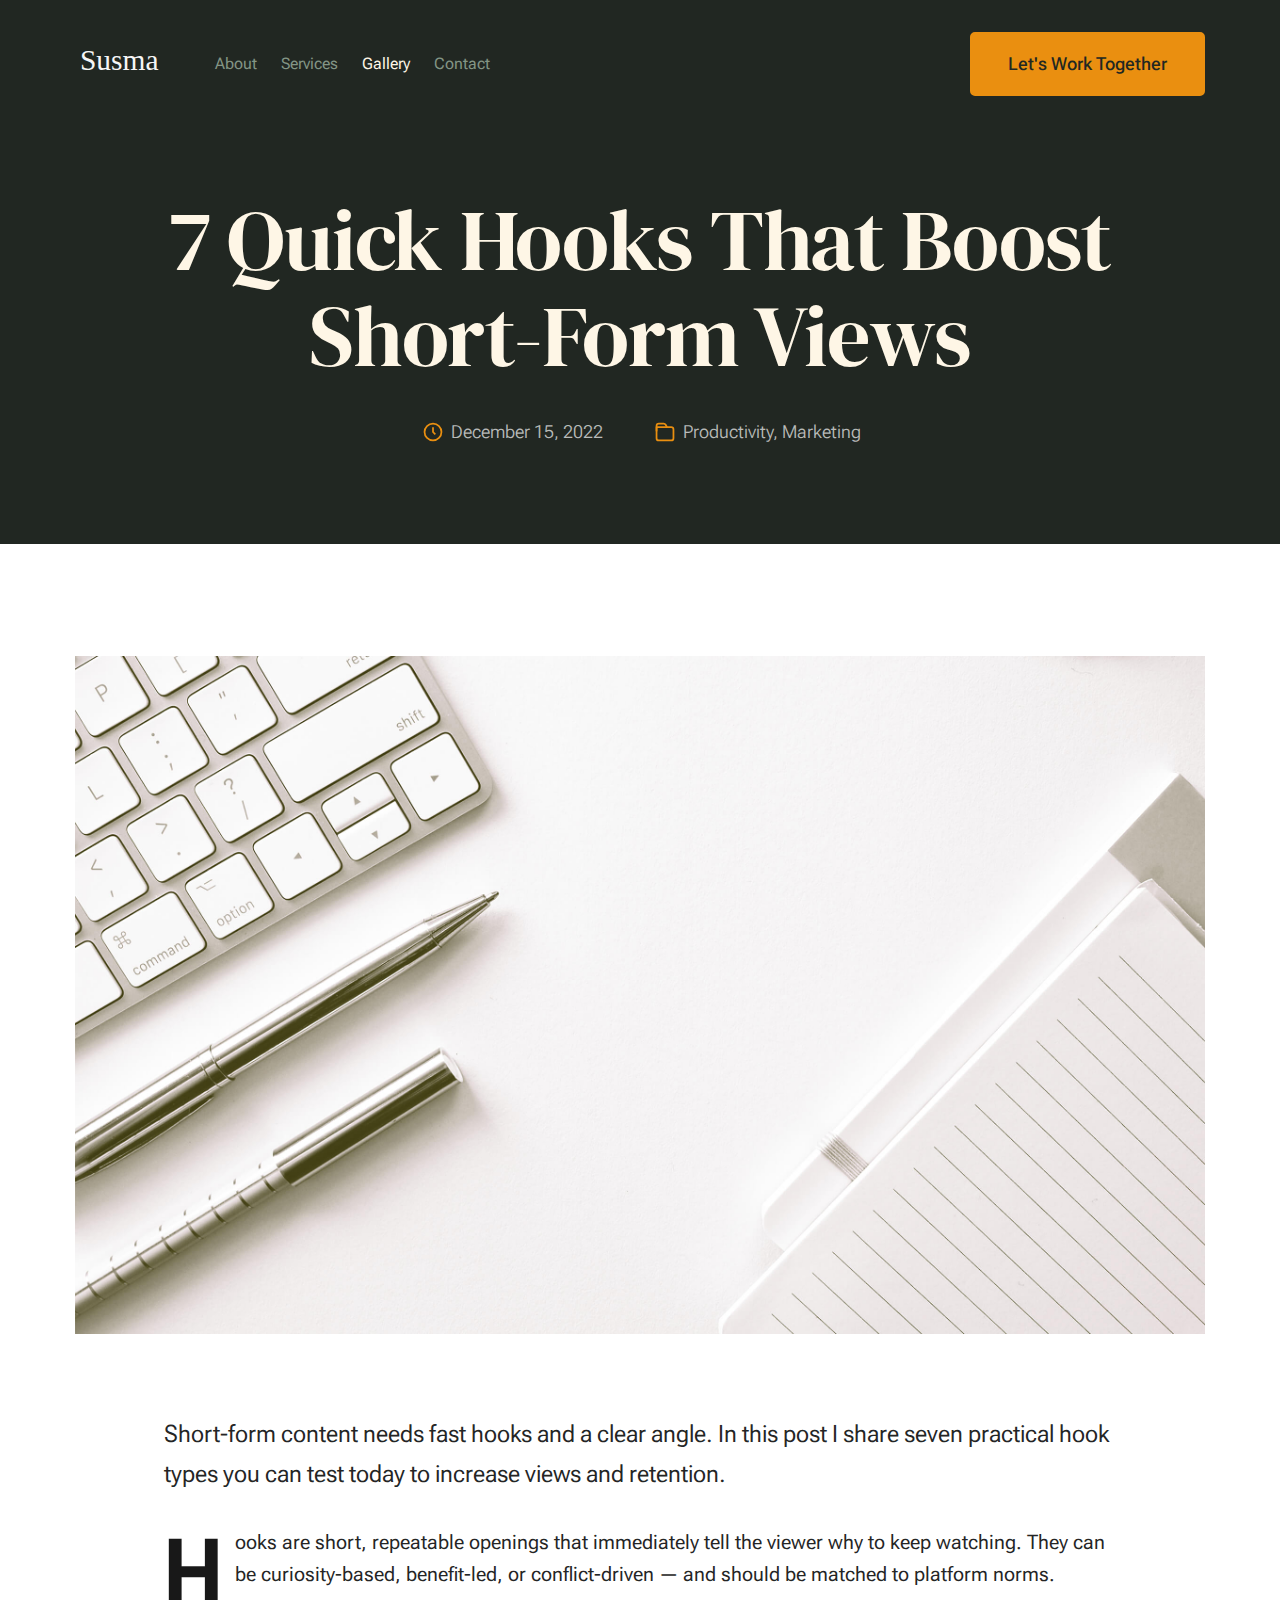
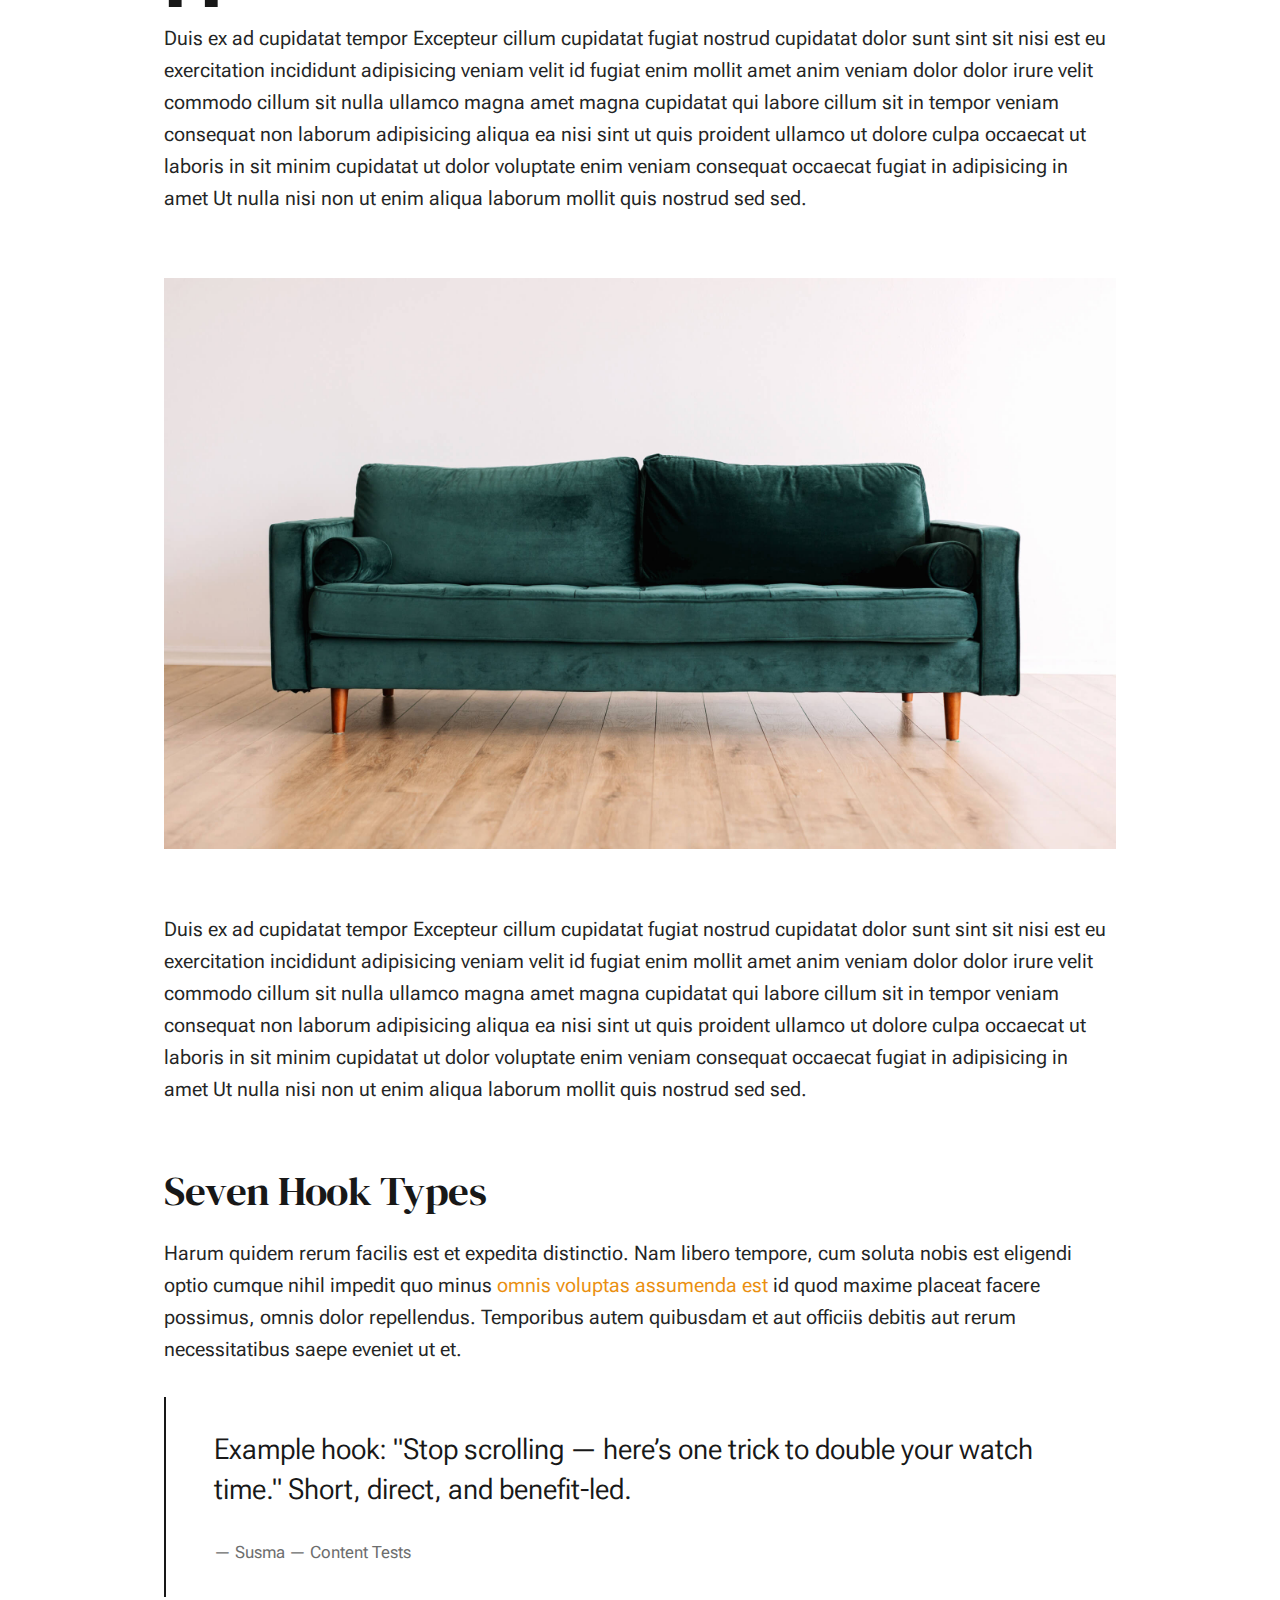
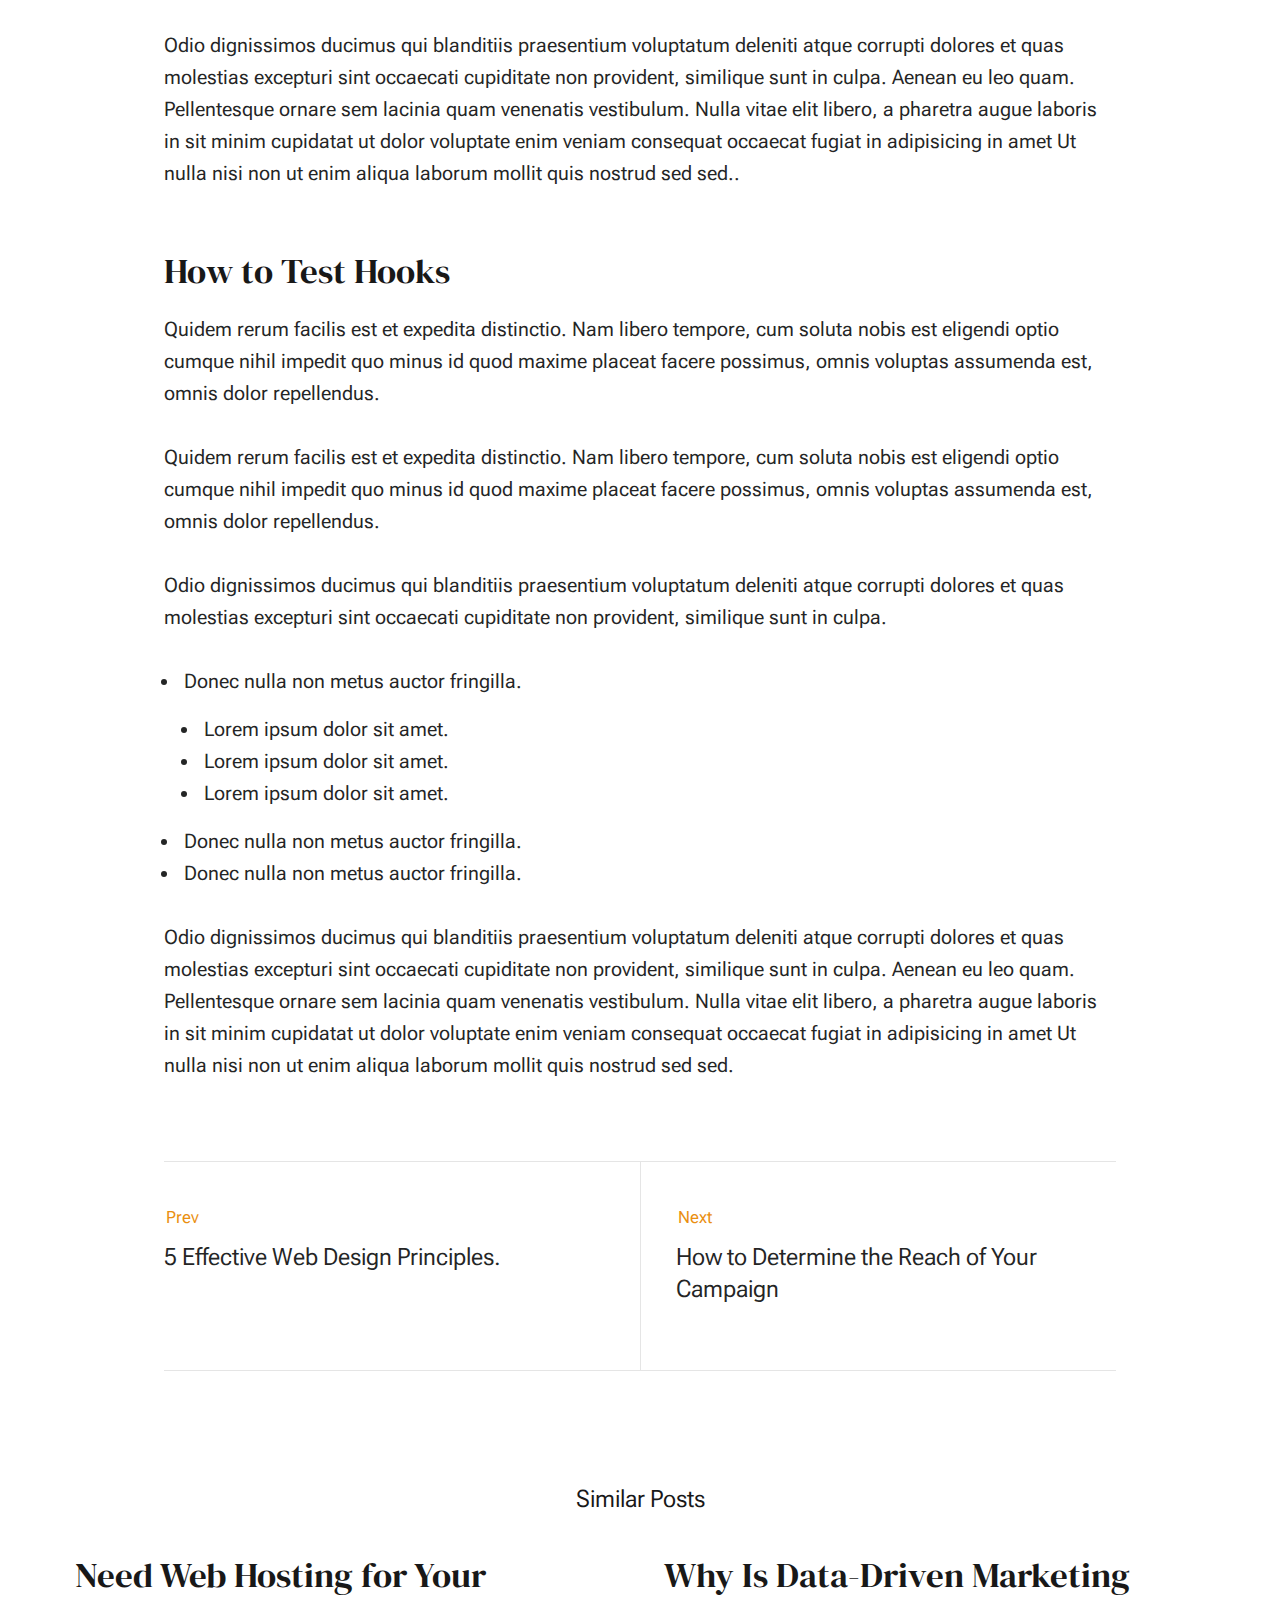
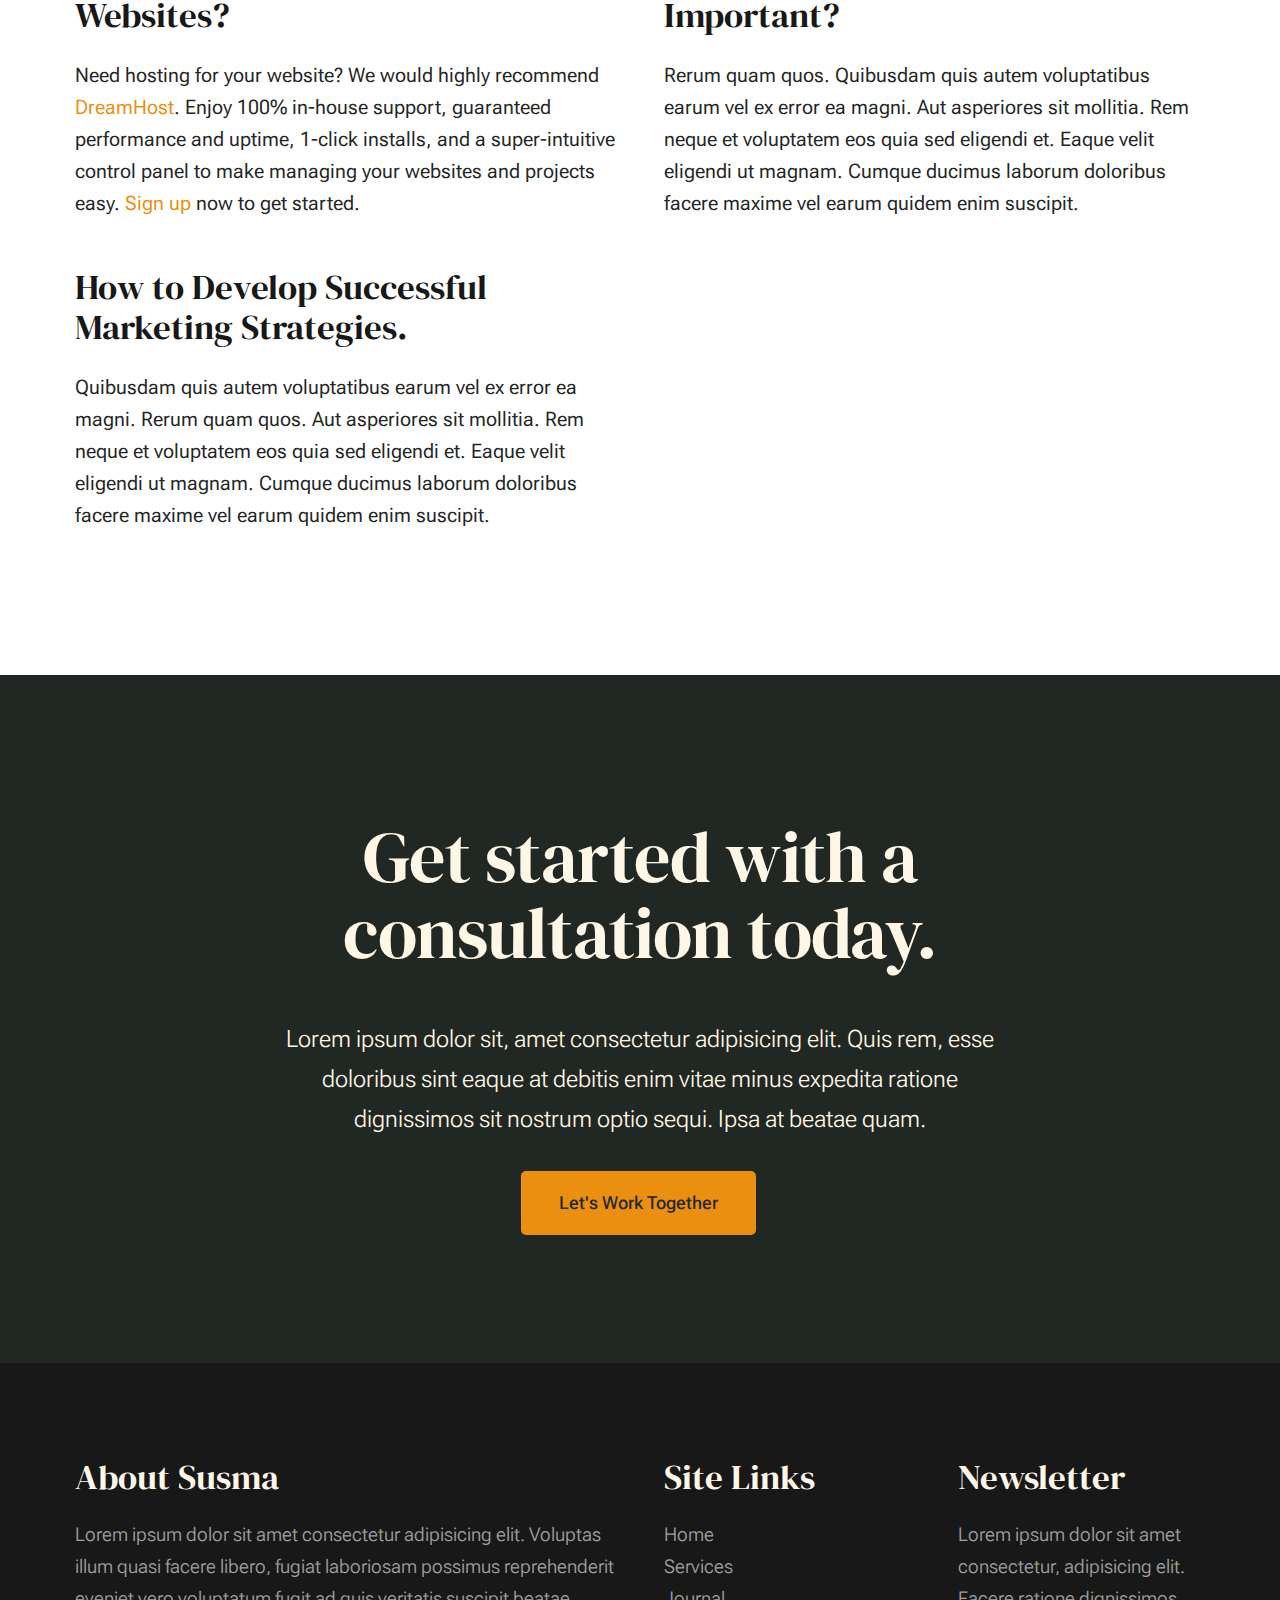
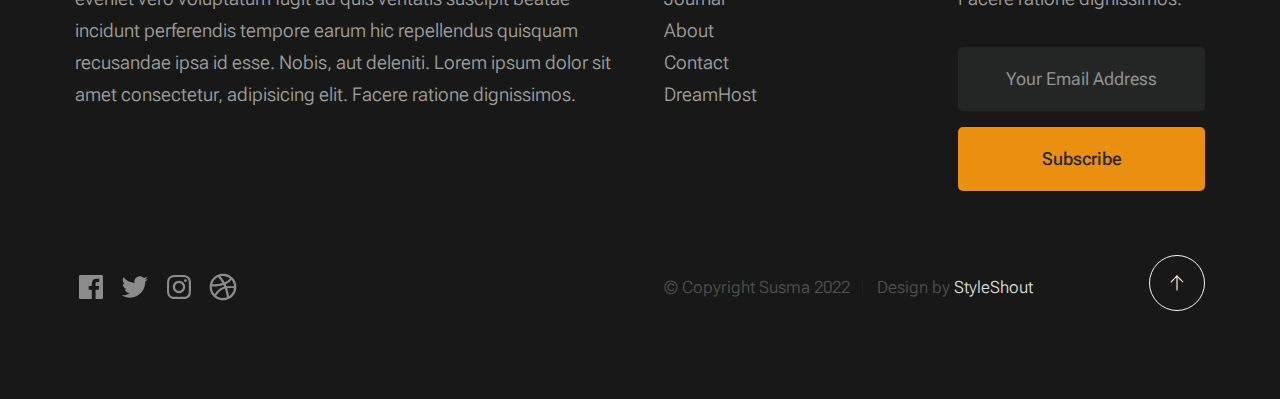
<file: single.html>
<!DOCTYPE html>
<html lang="en" class="no-js" >
<head>

    <!--- basic page needs
    ================================================== -->
    <meta charset="utf-8">
    <meta name="viewport" content="width=device-width, initial-scale=1">
    <title>Single - Susma</title>

    <script>
        document.documentElement.classList.remove('no-js');
        document.documentElement.classList.add('js');
    </script>

    <!-- CSS
    ================================================== -->
    <link rel="stylesheet" href="css/vendor.css">
    <link rel="stylesheet" href="css/styles.css">

    <!-- favicons
    ================================================== -->
    <link rel="apple-touch-icon" sizes="180x180" href="apple-touch-icon.png">
    <link rel="icon" type="image/png" sizes="32x32" href="favicon-32x32.png">
    <link rel="icon" type="image/png" sizes="16x16" href="favicon-16x16.png">
    <link rel="manifest" href="site.webmanifest">

</head>


<body id="top">


    <!-- preloader
    ================================================== -->
    <div id="preloader">
        <div id="loader" class="dots-fade">
            <div></div>
            <div></div>
            <div></div>
        </div>
    </div>


    <!-- page wrap
    ================================================== -->
    <div id="page" class="s-pagewrap">


        <!-- # site header 
        ================================================== -->
        <header class="s-header">

            <div class="row s-header__inner width-sixteen-col">

                <div class="s-header__block">
                    <div class="s-header__logo">
                        <a class="logo" href="index.html">
                            <img src="images/logo.svg" alt="Homepage">
                        </a>
                    </div>

                    <a class="s-header__menu-toggle" href="#0"><span>Menu</span></a>
                </div> <!-- end s-header__block -->

                <nav class="s-header__nav">    
                    <ul class="s-header__menu-links">
                        <li><a href="about.html">About</a></li>
                        <li><a href="services.html">Services</a></li>
                        <li class="current"><a href="blog.html">Gallery</a></li>
                        <li><a href="contact.html">Contact</a></li>
                    </ul> <!-- s-header__menu-links -->

                    <div class="s-header__contact">
                        <a href="contact.html" class="btn btn--primary s-header__contact-btn">Let's Work Together</a>
                        
                    </div> <!-- s-header__contact -->    
                </nav> <!-- end s-header__nav -->

            </div> <!-- end s-header__inner -->

        </header> <!-- end s-header -->


        <!-- # site main content
        ================================================== -->
        <article id="content" class="s-content entry">

            <div class="s-pageheader entry__header">
                <div class="row">
                    <div class="column xl-12">

                        <h1 class="entry__title">
                            7 Quick Hooks That Boost Short-Form Views
                        </h1> <!-- end entry__title -->

                        <div class="entry__meta">
                            <div class="entry__meta-date">
                                <svg width="24" height="24" fill="none" viewBox="0 0 24 24">
                                    <circle cx="12" cy="12" r="7.25" stroke="currentColor" stroke-width="1.5"></circle>
                                    <path stroke="currentColor" stroke-width="1.5" d="M12 8V12L14 14"></path>
                                </svg>
                                December 15, 2022 
                            </div>
                            <div class="entry__meta-cat">
                                <svg width="24" height="24" fill="none" viewBox="0 0 24 24">
                                    <path stroke="currentColor" stroke-linecap="round" stroke-linejoin="round" stroke-width="1.5" d="M19.25 17.25V9.75C19.25 8.64543 18.3546 7.75 17.25 7.75H4.75V17.25C4.75 18.3546 5.64543 19.25 6.75 19.25H17.25C18.3546 19.25 19.25 18.3546 19.25 17.25Z"></path>
                                    <path stroke="currentColor" stroke-linecap="round" stroke-linejoin="round" stroke-width="1.5" d="M13.5 7.5L12.5685 5.7923C12.2181 5.14977 11.5446 4.75 10.8127 4.75H6.75C5.64543 4.75 4.75 5.64543 4.75 6.75V11"></path>
                                </svg>                                      
                                <span class="cat-links">
                                    <a href="blog.html">Productivity</a>
                                    <a href="blog.html">Marketing</a>
                                </span>
                            </div>
                        </div> <!-- end entry__meta -->

                    </div>
                </div>
            </div> <!-- end entry__header --> 

            <div class="s-pagecontent entry__content">

                <div class="row entry__media">
                    <div class="column xl-12">
                        <figure class="featured-image">
                            <img src="images/thumbs/single/standard-1200.jpg" 
                                 srcset="images/thumbs/single/standard-2400.jpg 2400w, 
                                         images/thumbs/single/standard-1200.jpg 1200w, 
                                         images/thumbs/single/standard-600.jpg 600w" sizes="(max-width: 2400px) 100vw, 2400px" alt="">
                        </figure>
                    </div>
                </div> <!-- end entry__media -->

                <div class="row entry__primary width-narrower">
                    <div class="column xl-12"> 

                            <p class="lead">
                            Short-form content needs fast hooks and a clear angle. In this post I share seven practical hook types you can test today to increase views and retention.
                            </p>

                            <p class="drop-cap">
                            Hooks are short, repeatable openings that immediately tell the viewer why to keep watching. They can be curiosity-based, benefit-led, or conflict-driven — and should be matched to platform norms.
                            </p>
    
                            <p>
                            Duis ex ad cupidatat tempor Excepteur cillum cupidatat fugiat nostrud cupidatat dolor 
                            sunt sint sit nisi est eu exercitation incididunt adipisicing veniam velit id fugiat 
                            enim mollit amet anim veniam dolor dolor irure velit commodo cillum sit nulla ullamco 
                            magna amet magna cupidatat qui labore cillum sit in tempor veniam consequat non laborum 
                            adipisicing aliqua ea nisi sint ut quis proident ullamco ut dolore culpa occaecat ut 
                            laboris in sit minim cupidatat ut dolor voluptate enim veniam consequat occaecat fugiat 
                            in adipisicing in amet Ut nulla nisi non ut enim aliqua laborum mollit quis nostrud sed sed.
                            </p>
            
                            <figure class="alignwide">
                                <img src="images/sample-1200.jpg" 
                                     srcset="images/sample-2400.jpg 2400w, 
                                             images/sample-1200.jpg 1200w, 
                                             images/sample-600.jpg 600w" sizes="(max-width: 2400px) 100vw, 2400px" alt="">
                            </figure>
    
                            <p>
                            Duis ex ad cupidatat tempor Excepteur cillum cupidatat fugiat nostrud cupidatat dolor 
                            sunt sint sit nisi est eu exercitation incididunt adipisicing veniam velit id fugiat 
                            enim mollit amet anim veniam dolor dolor irure velit commodo cillum sit nulla ullamco 
                            magna amet magna cupidatat qui labore cillum sit in tempor veniam consequat non laborum 
                            adipisicing aliqua ea nisi sint ut quis proident ullamco ut dolore culpa occaecat ut 
                            laboris in sit minim cupidatat ut dolor voluptate enim veniam consequat occaecat fugiat 
                            in adipisicing in amet Ut nulla nisi non ut enim aliqua laborum mollit quis nostrud sed sed.
                            </p>
    
                            <h2>Seven Hook Types</h2>
        
                            <p>
                            Harum quidem rerum facilis est et expedita distinctio. Nam libero tempore, cum soluta 
                            nobis est eligendi optio cumque nihil impedit quo minus <a href="http://#">omnis voluptas assumenda est</a> 
                            id quod maxime placeat facere possimus, omnis dolor repellendus. Temporibus autem quibusdam et 
                            aut officiis debitis aut rerum necessitatibus saepe eveniet ut et.</p>
    
                            <blockquote>
                                <p>
                                Example hook: "Stop scrolling — here’s one trick to double your watch time." Short, direct, and benefit-led.
                                </p>
                                <cite>Susma — Content Tests</cite>
                            </blockquote>
    
                            <p>
                            Odio dignissimos ducimus qui blanditiis praesentium voluptatum deleniti atque corrupti dolores 
                            et quas molestias excepturi sint occaecati cupiditate non provident, similique sunt in culpa. 
                            Aenean eu leo quam. Pellentesque ornare sem lacinia quam venenatis vestibulum. Nulla vitae elit 
                            libero, a pharetra augue laboris in sit minim cupidatat ut dolor voluptate enim veniam consequat 
                            occaecat fugiat in adipisicing in amet Ut nulla nisi non ut enim aliqua laborum mollit quis nostrud sed sed..</p>
    
                            <h3>How to Test Hooks</h3>
    
                            <p>
                            Quidem rerum facilis est et expedita distinctio. Nam libero tempore, cum soluta nobis est 
                            eligendi optio cumque nihil impedit quo minus id quod maxime placeat facere possimus, omnis voluptas 
                            assumenda est, omnis dolor repellendus.
                            </p>
    
                            <p>
                            Quidem rerum facilis est et expedita distinctio. Nam libero tempore, cum soluta nobis est 
                            eligendi optio cumque nihil impedit quo minus id quod maxime placeat facere possimus, omnis voluptas 
                            assumenda est, omnis dolor repellendus.
                            </p>
                                    
                            <p>
                            Odio dignissimos ducimus qui blanditiis praesentium voluptatum deleniti atque corrupti dolores et 
                            quas molestias excepturi sint occaecati cupiditate non provident, similique sunt in culpa.</p>
    
                            <ul>
                                <li>Donec nulla non metus auctor fringilla.
                                    <ul>
                                        <li>Lorem ipsum dolor sit amet.</li>
                                        <li>Lorem ipsum dolor sit amet.</li>
                                        <li>Lorem ipsum dolor sit amet.</li>
                                    </ul>
                                </li>
                                <li>Donec nulla non metus auctor fringilla.</li>
                                <li>Donec nulla non metus auctor fringilla.</li>
                            </ul>
    
                            <p>
                            Odio dignissimos ducimus qui blanditiis praesentium voluptatum deleniti atque corrupti dolores et quas 
                            molestias excepturi sint occaecati cupiditate non provident, similique sunt in culpa. Aenean eu leo quam. 
                            Pellentesque ornare sem lacinia quam venenatis vestibulum. Nulla vitae elit libero, a pharetra augue 
                            laboris in sit minim cupidatat ut dolor voluptate enim veniam consequat occaecat fugiat in adipisicing 
                            in amet Ut nulla nisi non ut enim aliqua laborum mollit quis nostrud sed sed.
                            </p>        

                            <div class="post-nav">
                                <div class="post-nav__prev">
                                    <a href="single-standard.html" rel="prev">
                                        <span>Prev</span>
                                        5 Effective Web Design Principles. 
                                    </a>
                                </div>
                                <div class="post-nav__next">
                                    <a href="single-standard.html" rel="next">
                                        <span>Next</span>
                                        How to Determine the Reach of Your Campaign
                                    </a>
                                </div>
                            </div> <!-- end post-nav -->                                                   
                   
                    </div> <!-- end column-->
                </div> <!-- end entry__primary -->    
                
                <div class="row related-posts">
                    <div class="column xl-12">

                        <h4 class="text-center">Similar Posts</h4>

                        <div class="grid-list-items">
                
                            <div class="grid-list-items__item blog-card">
                                <div class="blog-card__header">
                                    <h3 class="blog-card__title"><a href="https://www.dreamhost.com/r.cgi?287326">Need Web Hosting for Your Websites?</a></h3>
                                </div>
                                <div class="blog-card__text">
                                    <p>
                                    Need hosting for your website? We would highly recommend <a href="https://www.dreamhost.com/r.cgi?287326">DreamHost</a>.
                                    Enjoy 100% in-house support, guaranteed performance and uptime, 1-click installs, and a super-intuitive control 
                                    panel to make managing your websites and projects easy. <a href="https://www.dreamhost.com/r.cgi?287326">Sign up</a> now to get started.
                                    </p>
                                </div>
                            </div> <!-- end blog-card -->
                            <div class="grid-list-items__item blog-card">
                                <div class="blog-card__header">
                                    <h3 class="blog-card__title"><a href="single.html">Why Is Data-Driven Marketing Important?</a></h3>
                                </div>
                                <div class="blog-card__text">
                                    <p>
                                    Rerum quam quos. Quibusdam quis autem voluptatibus earum vel ex error ea magni. Aut asperiores 
                                    sit mollitia. Rem neque et voluptatem eos quia sed eligendi et. Eaque velit eligendi ut 
                                    magnam. Cumque ducimus laborum doloribus facere maxime vel earum quidem enim suscipit.
                                    </p>
                                </div>
                            </div> <!-- end blog-card -->
                            <div class="grid-list-items__item blog-card">
                                <div class="blog-card__header">
                                    <h3 class="blog-card__title"><a href="single.html">How to Develop Successful Marketing Strategies.</a></h3>
                                </div>
                                <div class="blog-card__text">
                                    <p>
                                    Quibusdam quis autem voluptatibus earum vel ex error ea magni. Rerum quam quos. Aut asperiores 
                                    sit mollitia. Rem neque et voluptatem eos quia sed eligendi et. Eaque velit eligendi ut 
                                    magnam. Cumque ducimus laborum doloribus facere maxime vel earum quidem enim suscipit.
                                    </p>
                                </div>
                            </div> <!-- end blog card -->
                        
                        </div> <!-- end grid-list-items -->
                          
                    </div> <!-- end column -->
                </div> <!-- end related-posts --> 

            </div> <!-- end entry__content -->

        </article> <!-- s-content entry-->
        

        <!-- # cta
        ================================================== -->
        <section id="cta" class="s-cta">

            <div class="row row-x-center text-center">
                <div class="column xl-8 lg-12">

                    <div class="s-cta__content">
                        <h2 class="text-display-title">
                        Get started with a consultation today.
                        </h2>
                        <p class="lead">
                        Lorem ipsum dolor sit, amet consectetur adipisicing elit. Quis rem, esse doloribus sint eaque at debitis enim vitae minus expedita ratione dignissimos sit nostrum optio sequi. Ipsa at beatae quam.
                        </p>
                        <a href="contact.html" class="btn btn--primary">Let's Work Together</a>
                    </div>

                </div>
            </div>

        </section> <!-- end s-cta -->


        <!-- # footer 
        ================================================== -->
        <footer class="s-footer">
            <div class="row s-footer__content">
                <div class="column xl-6 lg-6 md-12 s-footer__block s-footer__about">                    
                    <h3>About Susma</h3>
                    <p>
                    Lorem ipsum dolor sit amet consectetur adipisicing elit. Voluptas illum quasi facere libero, 
                    fugiat laboriosam possimus reprehenderit eveniet vero voluptatum fugit ad quis veritatis suscipit beatae 
                    incidunt perferendis tempore earum hic repellendus quisquam recusandae ipsa id esse. Nobis, aut deleniti.
                    Lorem ipsum dolor sit amet consectetur, adipisicing elit. Facere ratione dignissimos.
                    </p>               
                </div>                
                <div class="column xl-3 lg-6 md-12 s-footer__block s-footer__site-links">
                    <h3>Site Links</h3>
                    <ul class="link-list">
                        <li><a href="index.html">Home</a></li>
                        <li><a href="services.html">Services</a></li>
                        <li><a href="blog.html">Journal</a></li>
                        <li><a href="about.html">About</a></li>
                        <li><a href="contact.html">Contact</a></li>
                        <li><a href="https://www.dreamhost.com/r.cgi?287326">DreamHost</a></li>
                    </ul>
                </div>
                <div class="column xl-3 lg-6 md-12 tab-12 s-footer__block s-footer__newsletter">
                    <h3>Newsletter</h3>

                    <p>
                    Lorem ipsum dolor sit amet consectetur, adipisicing elit. Facere ratione dignissimos.
                    </p>

                    <div class="subscribe-form">
                        <form id="mc-form" class="mc-form">
                            <input type="email" name="EMAIL" id="mce-EMAIL" class="u-fullwidth text-center" placeholder="Your Email Address" title="The domain portion of the email address is invalid (the portion after the @)." pattern="^([^\x00-\x20\x22\x28\x29\x2c\x2e\x3a-\x3c\x3e\x40\x5b-\x5d\x7f-\xff]+|\x22([^\x0d\x22\x5c\x80-\xff]|\x5c[\x00-\x7f])*\x22)(\x2e([^\x00-\x20\x22\x28\x29\x2c\x2e\x3a-\x3c\x3e\x40\x5b-\x5d\x7f-\xff]+|\x22([^\x0d\x22\x5c\x80-\xff]|\x5c[\x00-\x7f])*\x22))*\x40([^\x00-\x20\x22\x28\x29\x2c\x2e\x3a-\x3c\x3e\x40\x5b-\x5d\x7f-\xff]+|\x5b([^\x0d\x5b-\x5d\x80-\xff]|\x5c[\x00-\x7f])*\x5d)(\x2e([^\x00-\x20\x22\x28\x29\x2c\x2e\x3a-\x3c\x3e\x40\x5b-\x5d\x7f-\xff]+|\x5b([^\x0d\x5b-\x5d\x80-\xff]|\x5c[\x00-\x7f])*\x5d))*(\.\w{2,})+$" required>
                            <input type="submit" name="subscribe" value="Subscribe" class="btn btn--primary btn--small u-fullwidth">
                            <!-- <div style="position: absolute; left: -5000px;" aria-hidden="true"><input type="text" name="b_cdb7b577e41181934ed6a6a44_9a91cfe7b3" tabindex="-1" value=""></div> -->
                            <div class="mc-status"></div>
                        </form>
                    </div>
                </div>
            </div>    
            
            <div class="row s-footer__bottom">
                <div class="column xl-6 lg-12">
                    <ul class="s-footer__social social-list">
                        <li>
                            <a href="#0">
                                <svg xmlns="http://www.w3.org/2000/svg" width="24" height="24" viewBox="0 0 24 24" style="fill:rgba(0, 0, 0, 1);transform:;-ms-filter:"><path d="M20,3H4C3.447,3,3,3.448,3,4v16c0,0.552,0.447,1,1,1h8.615v-6.96h-2.338v-2.725h2.338v-2c0-2.325,1.42-3.592,3.5-3.592 c0.699-0.002,1.399,0.034,2.095,0.107v2.42h-1.435c-1.128,0-1.348,0.538-1.348,1.325v1.735h2.697l-0.35,2.725h-2.348V21H20 c0.553,0,1-0.448,1-1V4C21,3.448,20.553,3,20,3z"></path></svg>
                                <span class="u-screen-reader-text">Facebook</span>
                            </a>
                        </li>
                        <li>
                            <a href="#0">
                                <svg xmlns="http://www.w3.org/2000/svg" width="24" height="24" viewBox="0 0 24 24" style="fill:rgba(0, 0, 0, 1);transform:;-ms-filter:"><path d="M19.633,7.997c0.013,0.175,0.013,0.349,0.013,0.523c0,5.325-4.053,11.461-11.46,11.461c-2.282,0-4.402-0.661-6.186-1.809 c0.324,0.037,0.636,0.05,0.973,0.05c1.883,0,3.616-0.636,5.001-1.721c-1.771-0.037-3.255-1.197-3.767-2.793 c0.249,0.037,0.499,0.062,0.761,0.062c0.361,0,0.724-0.05,1.061-0.137c-1.847-0.374-3.23-1.995-3.23-3.953v-0.05 c0.537,0.299,1.16,0.486,1.82,0.511C3.534,9.419,2.823,8.184,2.823,6.787c0-0.748,0.199-1.434,0.548-2.032 c1.983,2.443,4.964,4.04,8.306,4.215c-0.062-0.3-0.1-0.611-0.1-0.923c0-2.22,1.796-4.028,4.028-4.028 c1.16,0,2.207,0.486,2.943,1.272c0.91-0.175,1.782-0.512,2.556-0.973c-0.299,0.935-0.936,1.721-1.771,2.22 c0.811-0.088,1.597-0.312,2.319-0.624C21.104,6.712,20.419,7.423,19.633,7.997z"></path></svg>
                                <span class="u-screen-reader-text">Twitter</span>
                            </a>
                        </li>
                        <li>
                            <a href="#0">
                                <svg xmlns="http://www.w3.org/2000/svg" width="24" height="24" viewBox="0 0 24 24" style="fill:rgba(0, 0, 0, 1);transform:;-ms-filter:"><path d="M11.999,7.377c-2.554,0-4.623,2.07-4.623,4.623c0,2.554,2.069,4.624,4.623,4.624c2.552,0,4.623-2.07,4.623-4.624 C16.622,9.447,14.551,7.377,11.999,7.377L11.999,7.377z M11.999,15.004c-1.659,0-3.004-1.345-3.004-3.003 c0-1.659,1.345-3.003,3.004-3.003s3.002,1.344,3.002,3.003C15.001,13.659,13.658,15.004,11.999,15.004L11.999,15.004z"></path><circle cx="16.806" cy="7.207" r="1.078"></circle><path d="M20.533,6.111c-0.469-1.209-1.424-2.165-2.633-2.632c-0.699-0.263-1.438-0.404-2.186-0.42 c-0.963-0.042-1.268-0.054-3.71-0.054s-2.755,0-3.71,0.054C7.548,3.074,6.809,3.215,6.11,3.479C4.9,3.946,3.945,4.902,3.477,6.111 c-0.263,0.7-0.404,1.438-0.419,2.186c-0.043,0.962-0.056,1.267-0.056,3.71c0,2.442,0,2.753,0.056,3.71 c0.015,0.748,0.156,1.486,0.419,2.187c0.469,1.208,1.424,2.164,2.634,2.632c0.696,0.272,1.435,0.426,2.185,0.45 c0.963,0.042,1.268,0.055,3.71,0.055s2.755,0,3.71-0.055c0.747-0.015,1.486-0.157,2.186-0.419c1.209-0.469,2.164-1.424,2.633-2.633 c0.263-0.7,0.404-1.438,0.419-2.186c0.043-0.962,0.056-1.267,0.056-3.71s0-2.753-0.056-3.71C20.941,7.57,20.801,6.819,20.533,6.111z M19.315,15.643c-0.007,0.576-0.111,1.147-0.311,1.688c-0.305,0.787-0.926,1.409-1.712,1.711c-0.535,0.199-1.099,0.303-1.67,0.311 c-0.95,0.044-1.218,0.055-3.654,0.055c-2.438,0-2.687,0-3.655-0.055c-0.569-0.007-1.135-0.112-1.669-0.311 c-0.789-0.301-1.414-0.923-1.719-1.711c-0.196-0.534-0.302-1.099-0.311-1.669c-0.043-0.95-0.053-1.218-0.053-3.654 c0-2.437,0-2.686,0.053-3.655c0.007-0.576,0.111-1.146,0.311-1.687c0.305-0.789,0.93-1.41,1.719-1.712 c0.534-0.198,1.1-0.303,1.669-0.311c0.951-0.043,1.218-0.055,3.655-0.055c2.437,0,2.687,0,3.654,0.055 c0.571,0.007,1.135,0.112,1.67,0.311c0.786,0.303,1.407,0.925,1.712,1.712c0.196,0.534,0.302,1.099,0.311,1.669 c0.043,0.951,0.054,1.218,0.054,3.655c0,2.436,0,2.698-0.043,3.654H19.315z"></path></svg>
                                <span class="u-screen-reader-text">Instagram</span>
                            </a>
                        </li>
                        <li>
                            <a href="#0">
                                <svg xmlns="http://www.w3.org/2000/svg" width="24" height="24" viewBox="0 0 24 24" style="fill: rgba(0, 0, 0, 1);transform: ;msFilter:;"><path d="M20.66 6.98a9.932 9.932 0 0 0-3.641-3.64C15.486 2.447 13.813 2 12 2s-3.486.447-5.02 1.34c-1.533.893-2.747 2.107-3.64 3.64S2 10.187 2 12s.446 3.487 1.34 5.02a9.924 9.924 0 0 0 3.641 3.64C8.514 21.553 10.187 22 12 22s3.486-.447 5.02-1.34a9.932 9.932 0 0 0 3.641-3.64C21.554 15.487 22 13.813 22 12s-.446-3.487-1.34-5.02zM12 3.66c2 0 3.772.64 5.32 1.919-.92 1.174-2.286 2.14-4.1 2.9-1.002-1.813-2.088-3.327-3.261-4.54A7.715 7.715 0 0 1 12 3.66zM5.51 6.8a8.116 8.116 0 0 1 2.711-2.22c1.212 1.201 2.325 2.7 3.34 4.5-2 .6-4.114.9-6.341.9-.573 0-1.006-.013-1.3-.04A8.549 8.549 0 0 1 5.51 6.8zM3.66 12c0-.054.003-.12.01-.2.007-.08.01-.146.01-.2.254.014.641.02 1.161.02 2.666 0 5.146-.367 7.439-1.1.187.373.381.793.58 1.26-1.32.293-2.674 1.006-4.061 2.14S6.4 16.247 5.76 17.5c-1.4-1.587-2.1-3.42-2.1-5.5zM12 20.34c-1.894 0-3.594-.587-5.101-1.759.601-1.187 1.524-2.322 2.771-3.401 1.246-1.08 2.483-1.753 3.71-2.02a29.441 29.441 0 0 1 1.56 6.62 8.166 8.166 0 0 1-2.94.56zm7.08-3.96a8.351 8.351 0 0 1-2.58 2.621c-.24-2.08-.7-4.107-1.379-6.081.932-.066 1.765-.1 2.5-.1.799 0 1.686.034 2.659.1a8.098 8.098 0 0 1-1.2 3.46zm-1.24-5c-1.16 0-2.233.047-3.22.14a27.053 27.053 0 0 0-.68-1.62c2.066-.906 3.532-2.006 4.399-3.3 1.2 1.414 1.854 3.027 1.96 4.84-.812-.04-1.632-.06-2.459-.06z"></path></svg>
                                <span class="u-screen-reader-text">Dribbble</span>
                            </a>
                        </li>
                    </ul> <!-- end s-footer__social -->
                </div>
                <div class="column xl-6 lg-12">
                    <p class="ss-copyright">
                        <span>© Copyright Susma 2022</span> 
                        <span>Design by <a href="https://www.styleshout.com/">StyleShout</a></span>
                    </p>
                </div>

                <div class="ss-go-top">
                    <a class="smoothscroll" title="Back to Top" href="#top">
                        <svg xmlns="http://www.w3.org/2000/svg" viewBox="0 0 24 24" width="36" height="36" fill="none" stroke="#ffffff" stroke-width="1" stroke-linecap="round" stroke-linejoin="round">&lt;!--!  Atomicons Free 1.00 by @atisalab License - https://atomicons.com/license/ (Icons: CC BY 4.0) Copyright 2021 Atomicons --&gt;<polyline points="17 11 12 6 7 11"></polyline><line x1="12" y1="18" x2="12" y2="6"></line></svg>
                    </a>
                </div> <!-- end ss-go-top -->
            </div>
            
        </footer> <!-- end s-footer -->

    </div> <!-- end page-wrap -->

    <!-- Java Script
    ================================================== -->
    <script src="js/plugins.js"></script>
    <script src="js/main.js"></script>

</body>
</html>
</file>
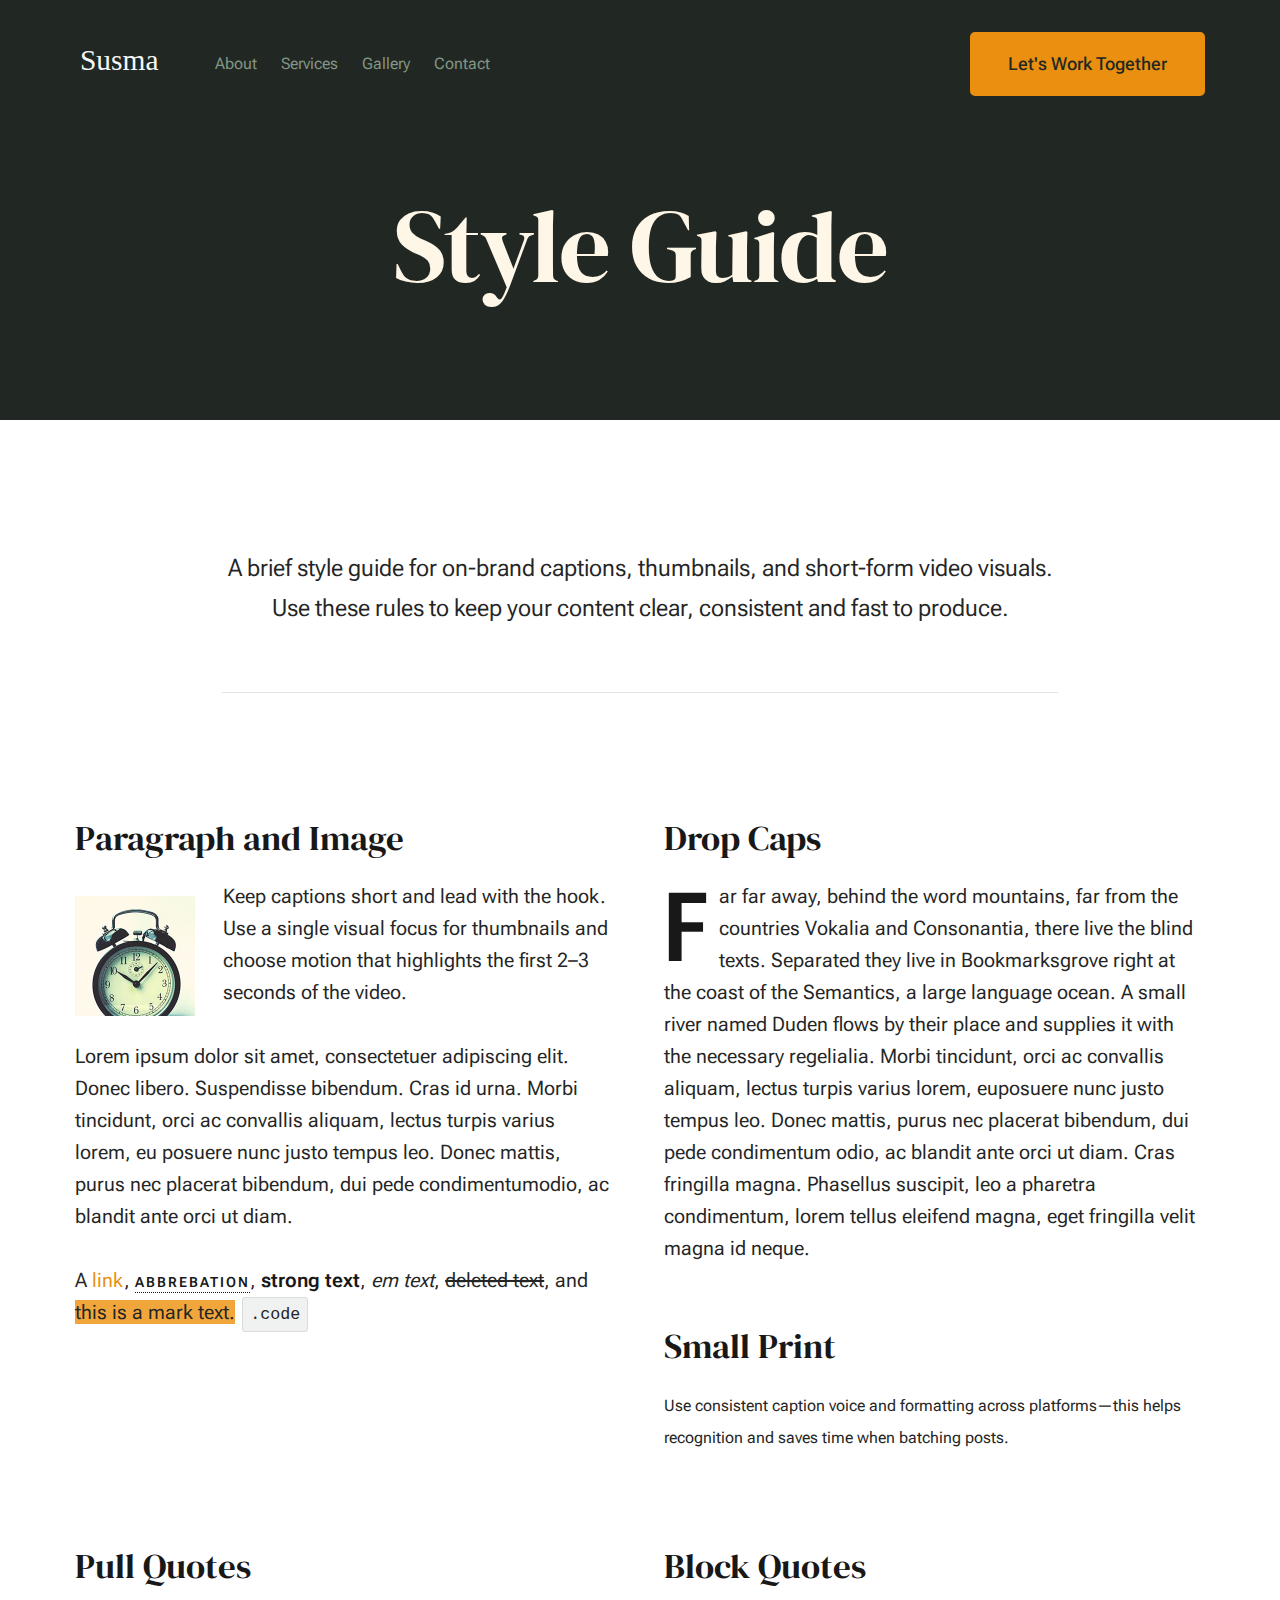
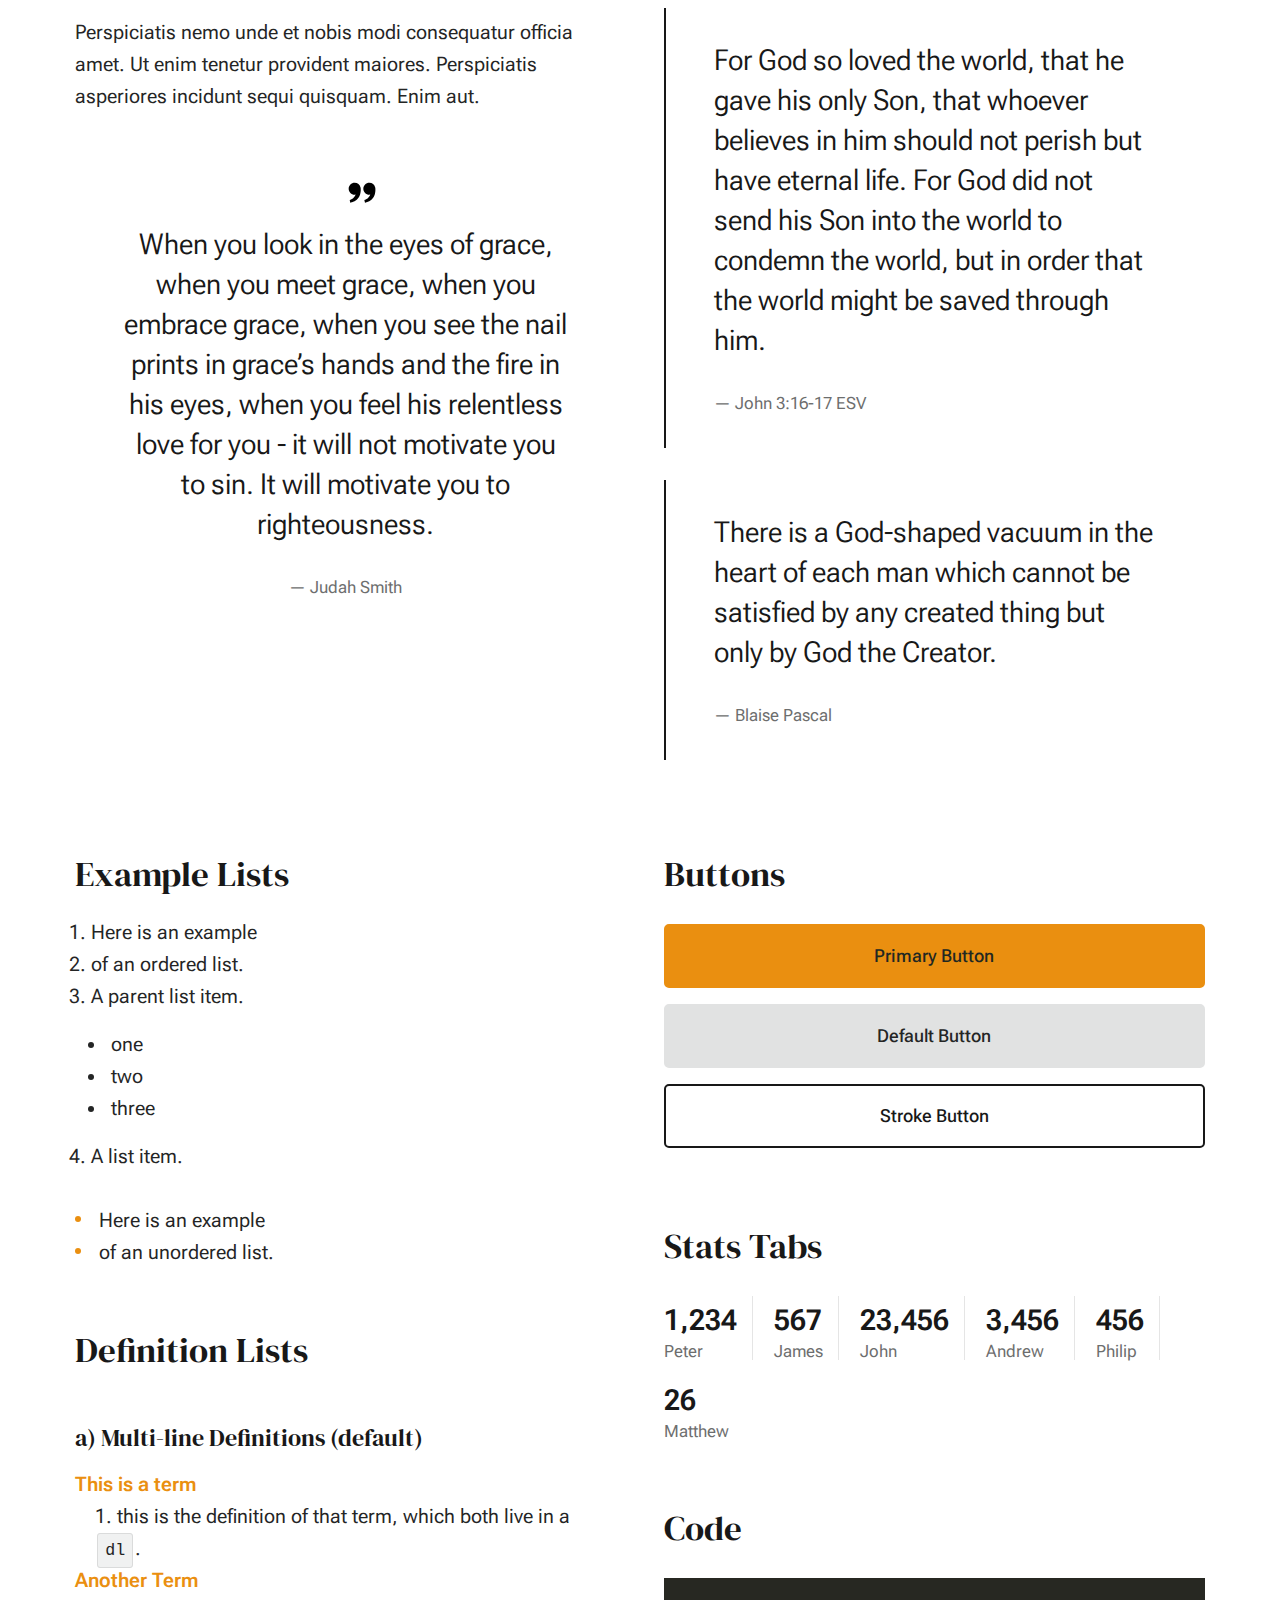
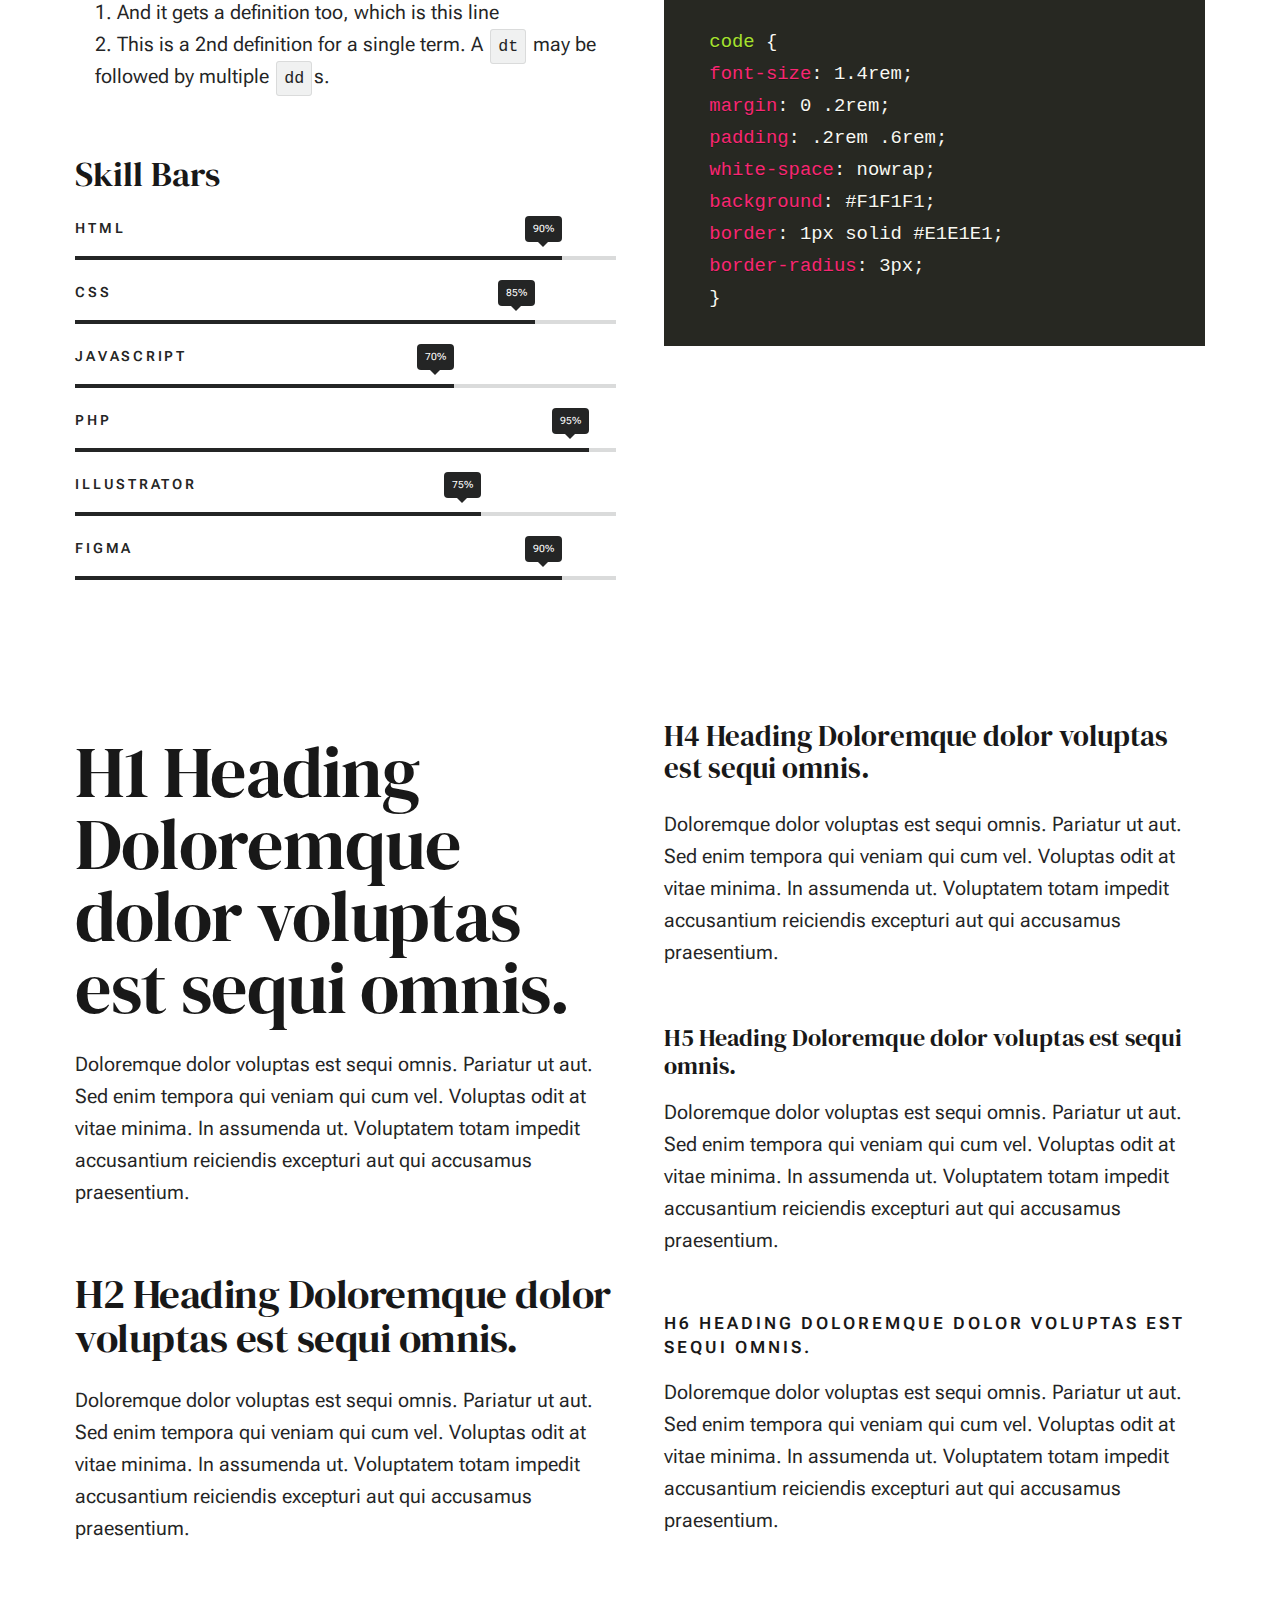
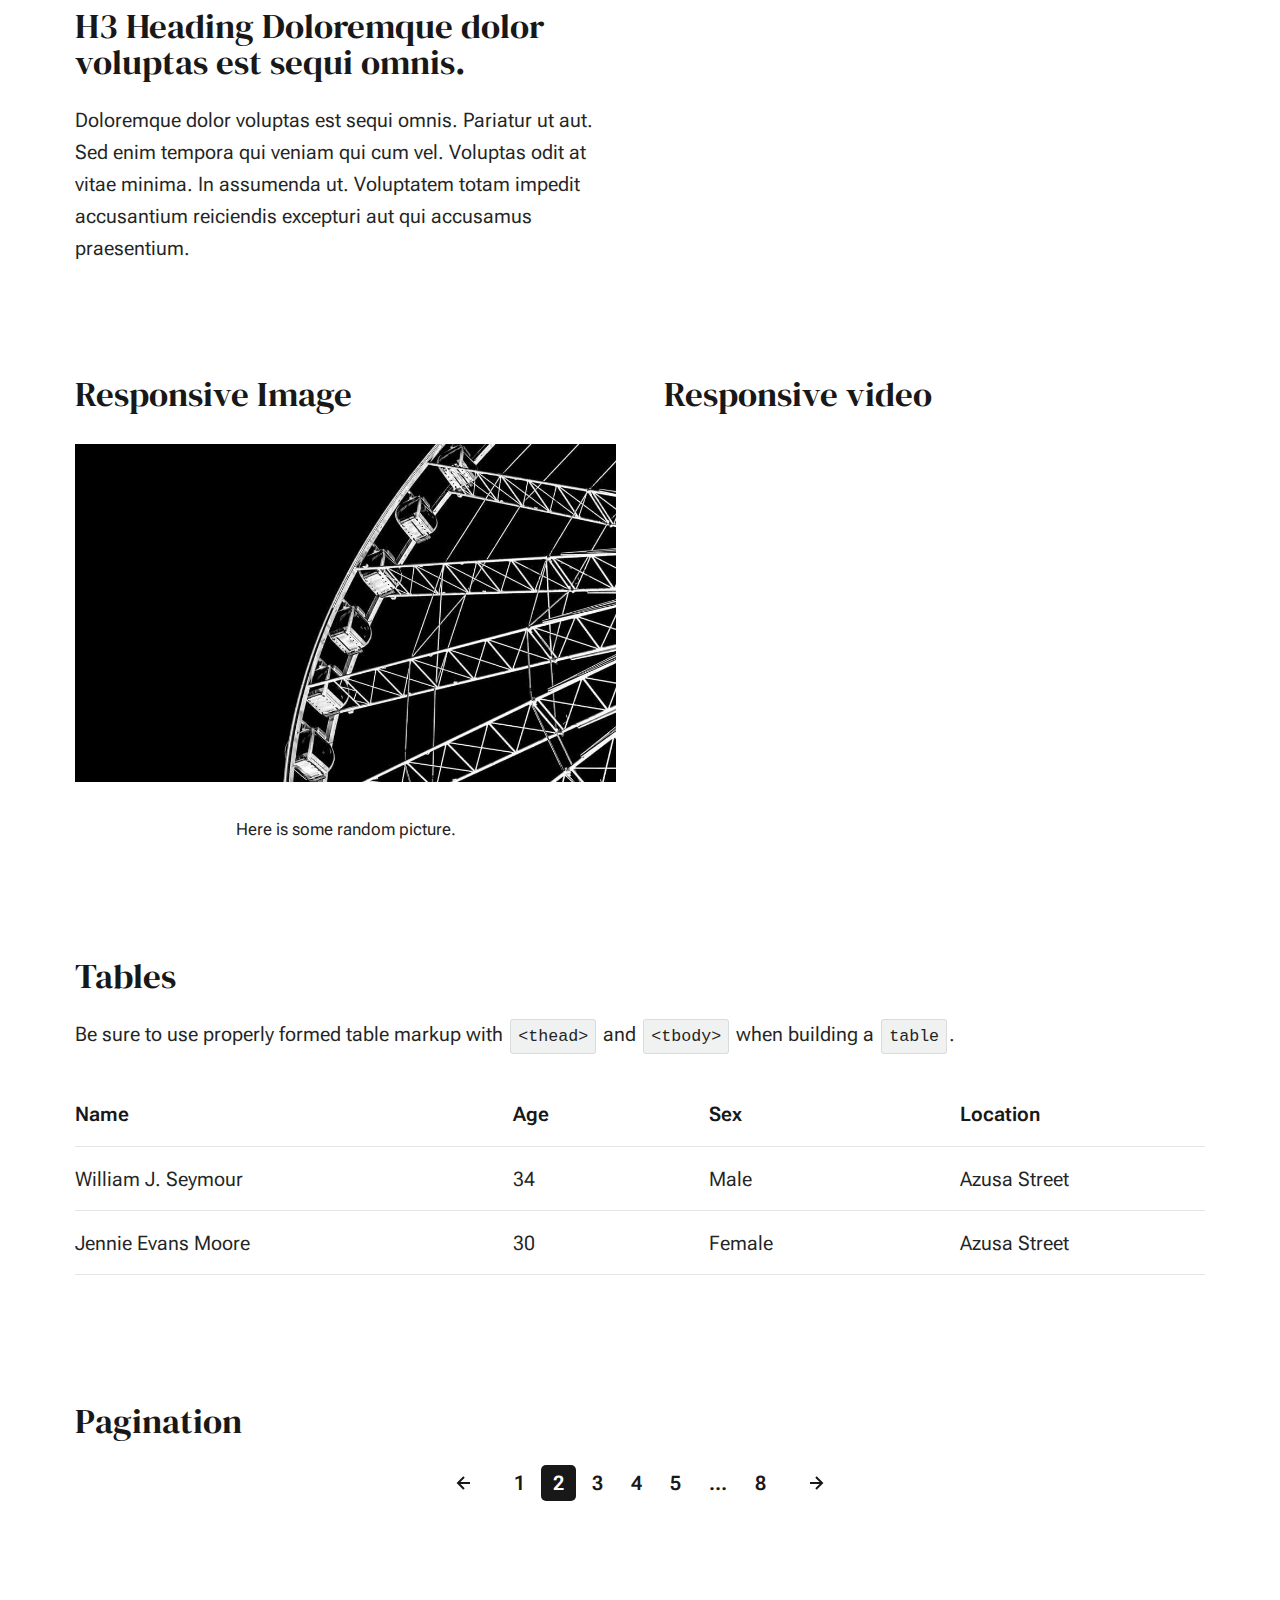
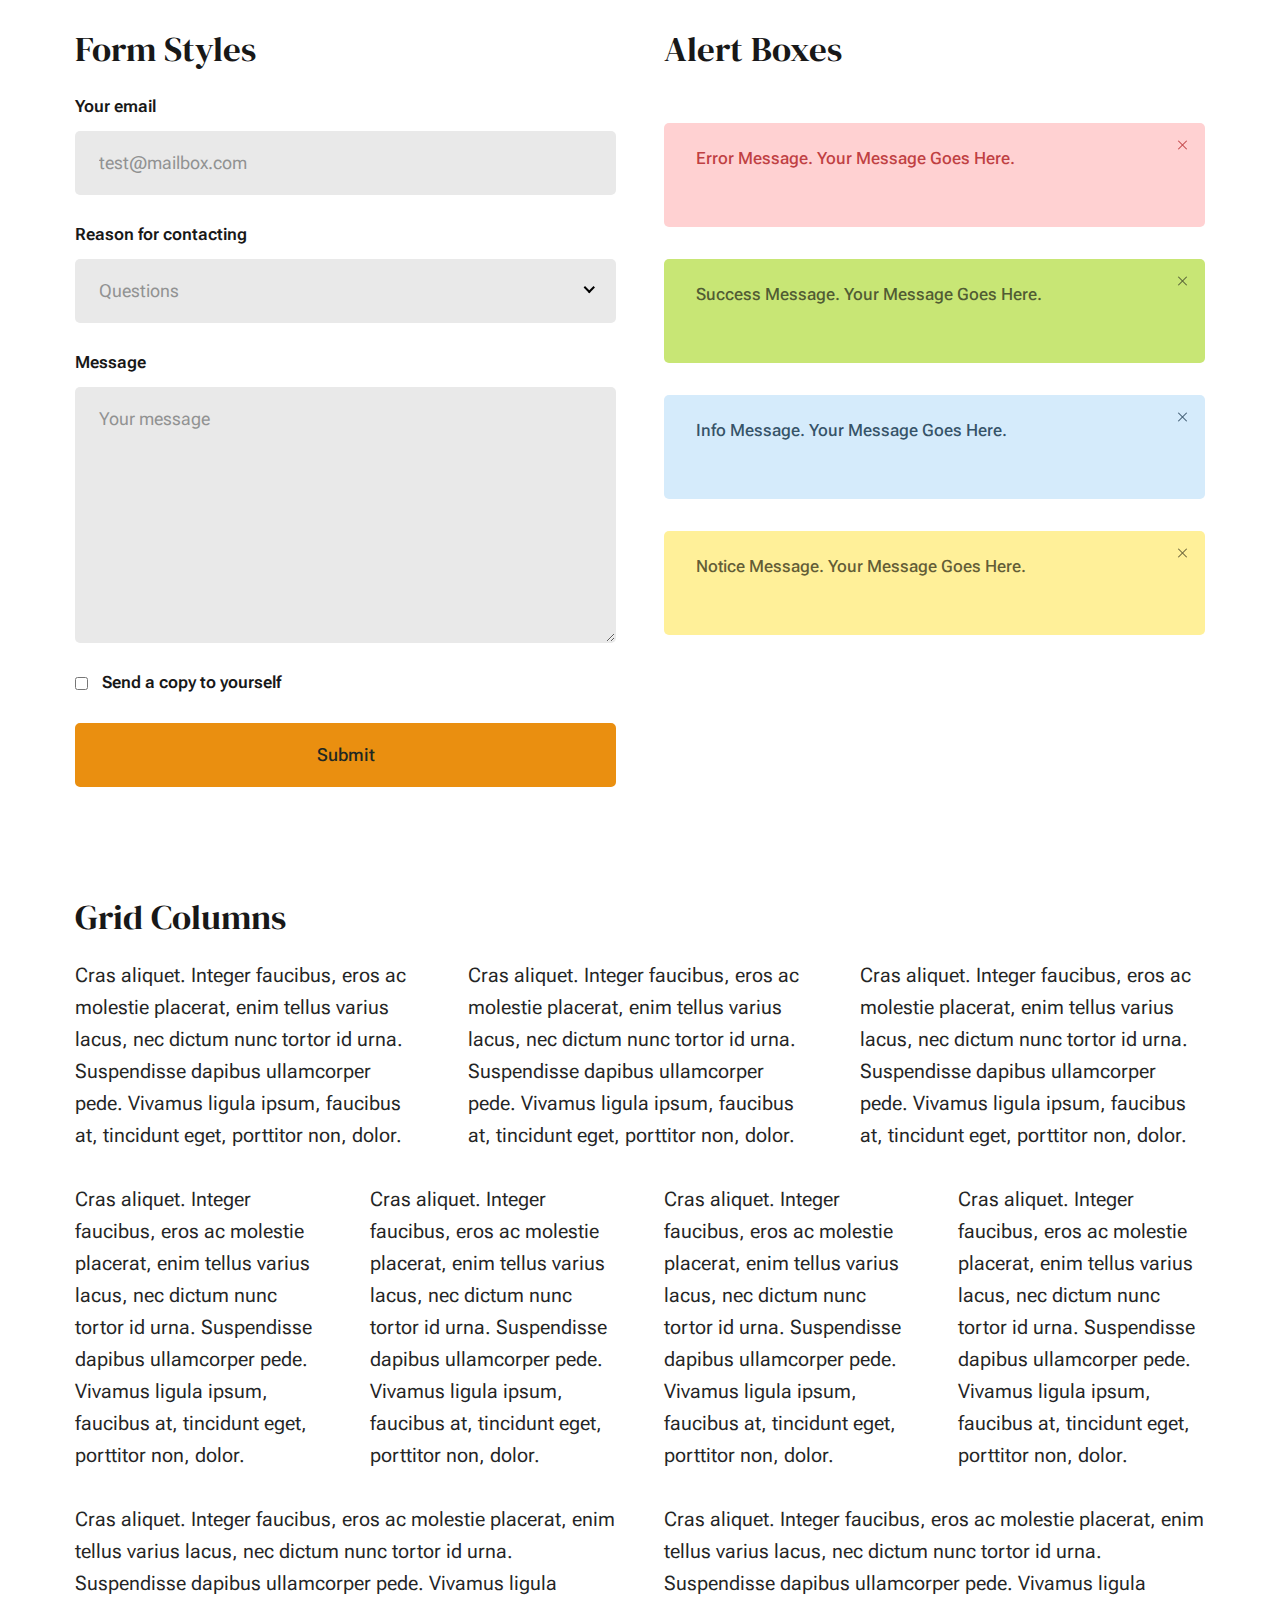
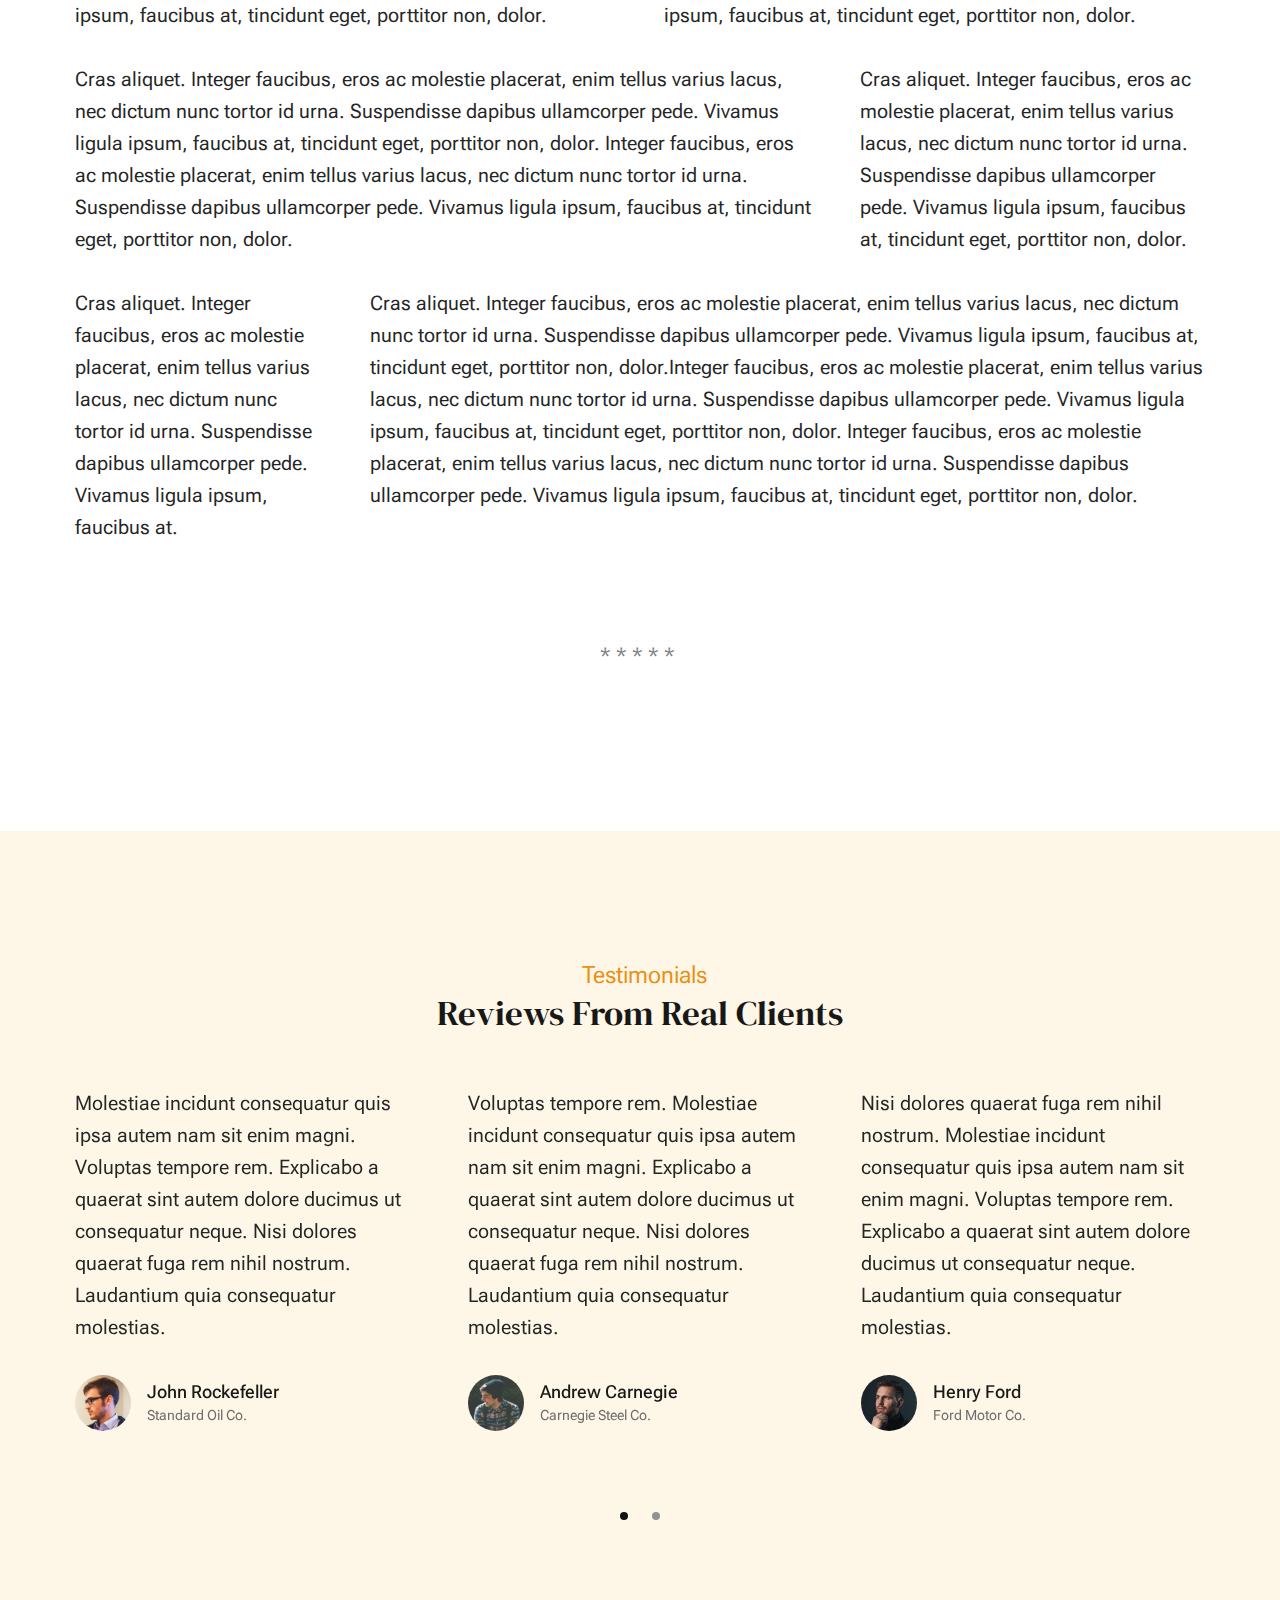
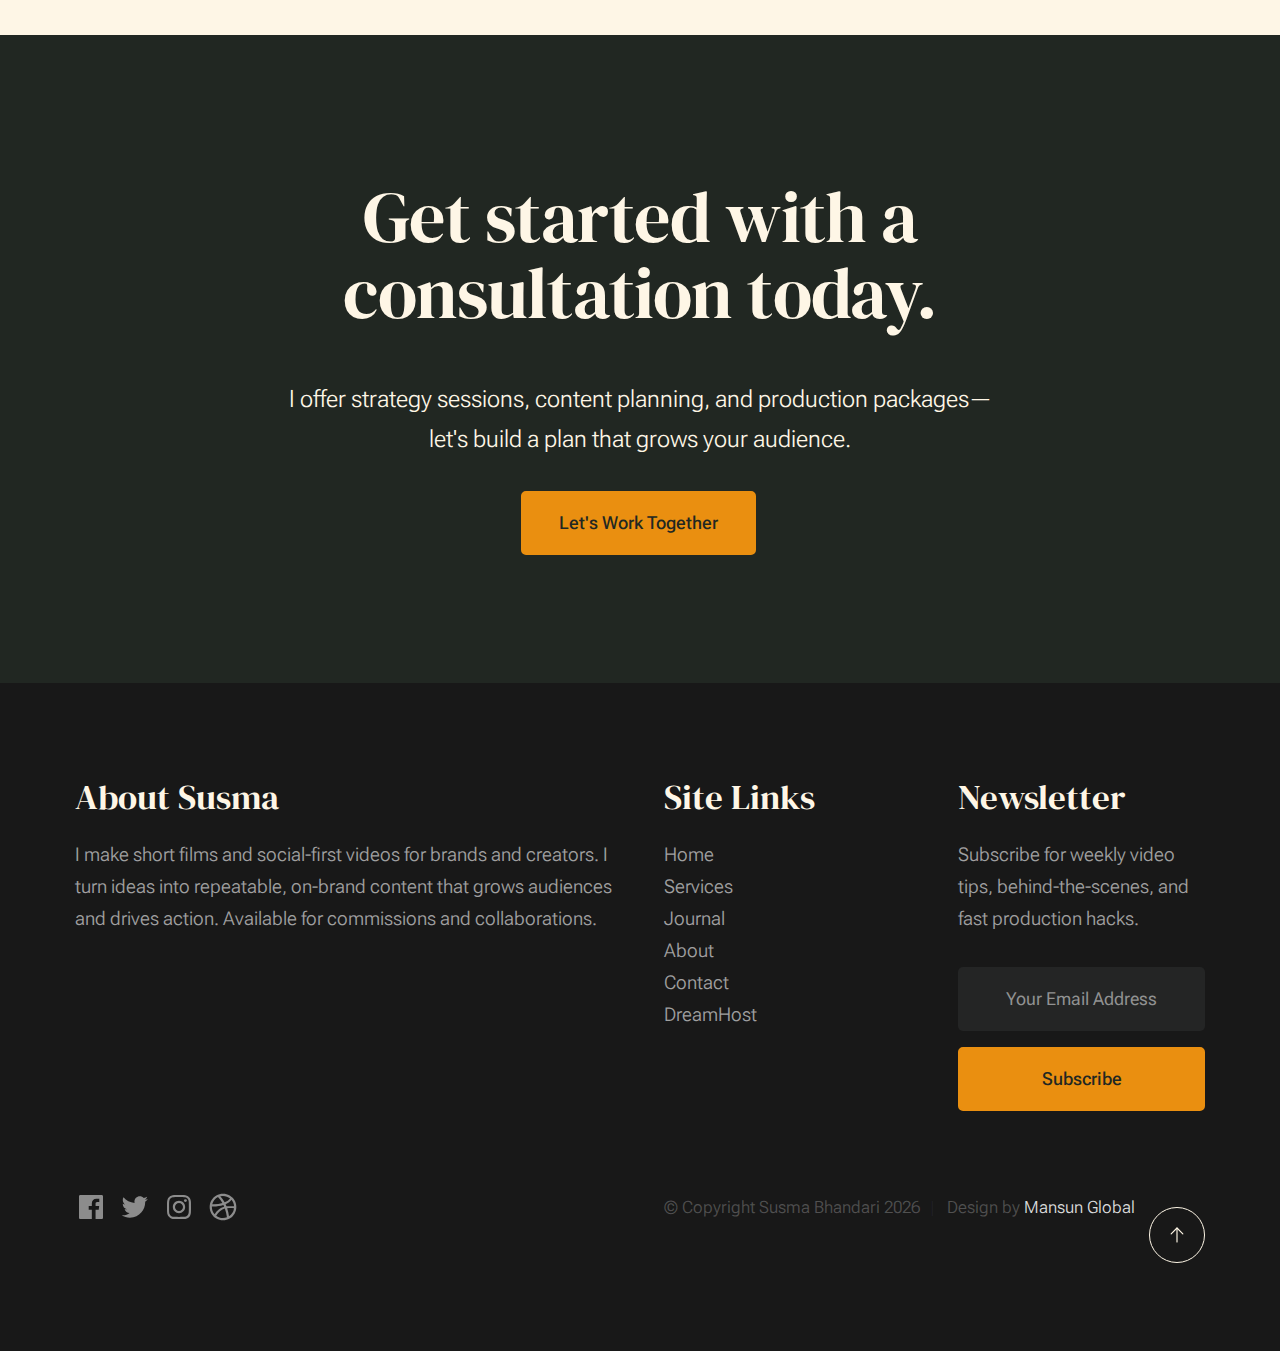
<file: styles.html>
<!DOCTYPE html>
<html lang="en" class="no-js" >
<head>

    <!--- basic page needs
    ================================================== -->
    <meta charset="utf-8">
    <meta name="viewport" content="width=device-width, initial-scale=1">
    <title>Styles - Susma</title>

    <script>
        document.documentElement.classList.remove('no-js');
        document.documentElement.classList.add('js');
    </script>

    <!-- CSS
    ================================================== -->
    <link rel="stylesheet" href="css/vendor.css">
    <link rel="stylesheet" href="css/styles.css">

    <!-- favicons
    ================================================== -->
    <link rel="apple-touch-icon" sizes="180x180" href="apple-touch-icon.png">
    <link rel="icon" type="image/png" sizes="32x32" href="favicon-32x32.png">
    <link rel="icon" type="image/png" sizes="16x16" href="favicon-16x16.png">
    <link rel="manifest" href="site.webmanifest">

</head>


<body id="top">


    <!-- preloader
    ================================================== -->
    <div id="preloader">
        <div id="loader" class="dots-fade">
            <div></div>
            <div></div>
            <div></div>
        </div>
    </div>


    <!-- page wrap
    ================================================== -->
    <div id="page" class="s-pagewrap">


        <!-- # site header 
        ================================================== -->
        <header class="s-header">

            <div class="row s-header__inner width-sixteen-col">

                <div class="s-header__block">
                    <div class="s-header__logo">
                        <a class="logo" href="index.html">
                            <img src="images/logo.svg" alt="Homepage">
                        </a>
                    </div>

                    <a class="s-header__menu-toggle" href="#0"><span>Menu</span></a>
                </div> <!-- end s-header__block -->

                <nav class="s-header__nav">
    
                    <ul class="s-header__menu-links">
                        <li><a href="about.html">About</a></li>
                        <li><a href="services.html">Services</a></li>
                        <li><a href="blog.html">Gallery</a></li>
                        <li><a href="contact.html">Contact</a></li>
                    </ul> <!-- s-header__menu-links -->

                    <div class="s-header__contact">
                        <a href="contact.html" class="btn btn--primary s-header__contact-btn">Let's Work Together</a>                        
                    </div> <!-- s-header__contact -->
    
                </nav> <!-- end s-header__nav -->

            </div> <!-- end s-header__inner -->

        </header> <!-- end s-header -->


        <!-- # site main content
        ================================================== -->
        <section id="content" class="s-content">

               <section class="s-pageheader pageheader">
                    <div class="row">
                        <div class="column xl-12">
                            <h1 class="page-title">
                               Style Guide
                            </h1>                            
                        </div>
                    </div>
               </section> <!-- end pageheader --> 

               <section class="s-pagecontent pagecontent">

                    <div class="row row-x-center text-center">

                        <div class="column tab-12 xl-9">
            
                            <p class="lead">A brief style guide for on‑brand captions, thumbnails, and short‑form video visuals. Use these rules to keep your content clear, consistent and fast to produce.</p>
            
                            <hr>
                        </div>
            
                    </div> <!-- end row -->
            
                    <div class="row">
            
                        <div class="column mob-12 md-6 stack-on-900">
            
                            <h3>Paragraph and Image</h3>
            
                            <p><a href="#"><img width="120" height="120" class="u-pull-left" alt="sample-image" src="images/sample-image.jpg"></a>
                            Keep captions short and lead with the hook. Use a single visual focus for thumbnails and choose motion that highlights the first 2–3 seconds of the video.
                            </p>
            
                            <p>
                            Lorem ipsum dolor sit amet, consectetuer adipiscing elit. Donec libero. Suspendisse bibendum. Cras id urna. 
                            Morbi tincidunt, orci ac convallis aliquam, lectus turpis varius lorem, eu posuere nunc justo tempus leo. 
                            Donec mattis, purus nec placerat bibendum, dui pede condimentumodio, ac blandit ante orci ut diam.	
                            </p>
            
                            <p>A <a href="#">link</a>,
                            <abbr title="this really isn't a very good description">abbrebation</abbr>,
                            <strong>strong text</strong>,
                            <em>em text</em>,
                            <del>deleted text</del>, and
                            <mark>this is a mark text.</mark>
                            <code>.code</code>
                            </p>
            
                        </div>
            
                        <div class="column mob-12 md-6">
            
                            <h3>Drop Caps</h3>
            
                            <p class="drop-cap">Far far away, behind the word mountains, far from the countries Vokalia and Consonantia,
                            there live the blind texts. Separated they live in Bookmarksgrove right at the coast of the
                            Semantics, a large language ocean. A small river named Duden flows by their place and supplies it with the 
                            necessary regelialia. Morbi tincidunt, orci ac convallis aliquam, lectus turpis varius lorem, 
                            euposuere nunc justo tempus leo. Donec mattis, purus nec placerat bibendum, dui pede condimentum odio, 
                            ac blandit ante orci ut diam. Cras fringilla magna. Phasellus suscipit, leo a pharetra condimentum, 
                            lorem tellus eleifend magna, eget fringilla velit magna id neque.
                            </p>
            
                            <h3>Small Print</h3>
            
                            <p><small>Use consistent caption voice and formatting across platforms—this helps recognition and saves time when batching posts.</small></p>
                            
                    
            
                        </div>
            
                    </div> <!-- end row -->
            
                    <div class="row">
            
                        <div class="column xl-6 md-12">
            
                            <h3 class="u-add-bottom">Pull Quotes</h3>
            
                            <p>
                            Perspiciatis nemo unde et nobis modi consequatur officia amet. Ut enim 
                            tenetur provident maiores. Perspiciatis asperiores incidunt sequi 
                            quisquam. Enim aut. 
                            </p>
            
                            <figure class="pull-quote">
                                <blockquote>
                                    <p>
                                    When you look in the eyes of grace, when you meet grace, 
                                    when you embrace grace, when you see the nail prints in 
                                    grace’s hands and the fire in his eyes, when you feel his 
                                    relentless love for you - it will not motivate you to sin. 
                                    It will motivate you to righteousness.
                                    </p>
            
                                    <footer>
                                        <cite>Judah Smith</cite>
                                    </footer>
                                </blockquote>
                            </figure>
            
            
                        </div>
            
                        <div class="column xl-6 md-12">
            
                            <h3 class="h-add-bottom">Block Quotes</h3>
            
                            <blockquote cite="http://where-i-got-my-info-from.com">
                                <p>
                                For God so loved the world, that he gave his only Son, that whoever believes in 
                                him should not perish but have eternal life. For God did not send his Son into 
                                the world to condemn the world, but in order that the world might be 
                                saved through him.
                                </p>
            
                                <footer>
                                    <cite>
                                        <a href="#0">John 3:16-17 ESV</a>
                                    </cite>
                                </footer>
            
                            </blockquote>
            
                            <blockquote>
                                <p>There is a God-shaped vacuum in the heart of each man which cannot be satisfied 
                                by any created thing but only by God the Creator.</p>
            
                                <footer>
                                    <cite>Blaise Pascal</cite>
                                </footer>
            
                            </blockquote>
            
                        </div>
            
                    </div> <!-- end row -->
            
                    <div class="row u-add-half-bottom">
            
                        <div class="column xl-6 md-12">
            
                            <h3>Example Lists</h3>
            
                            <ol>
                                <li>Here is an example</li>
                                <li>of an ordered list.</li>
                                <li>A parent list item.
                                    <ul>
                                        <li>one</li>
                                        <li>two</li>
                                        <li>three</li>
                                    </ul>
                                    </li>
                                    <li>A list item.</li>
                                </ol>
            
                            <ul class="disc">
                                <li>Here is an example</li>
                                <li>of an unordered list.</li>
                            </ul>
            
                            <h3>Definition Lists</h3>
            
                            <h5>a) Multi-line Definitions (default) </h5>
            
                            <dl class="dictionary-style">
                                <dt><strong>This is a term</strong></dt>
                                    <dd>this is the definition of that term, which both live in a <code>dl</code>.</dd>
                                <dt><strong>Another Term</strong></dt>
                                    <dd>And it gets a definition too, which is this line</dd>
                                    <dd>This is a 2<sup>nd</sup> definition for a single term. A <code>dt</code> may be followed by multiple <code>dd</code>s.</dd>
                            </dl>
            
                            <h3 class="u-add-bottom">Skill Bars</h3>
            
                            <ul class="skill-bars">
                                <li>
                                <div class="progress percent90"><span>90%</span></div>
                                <strong>HTML</strong>
                                </li>
                                <li>
                                <div class="progress percent85"><span>85%</span></div>
                                <strong>CSS</strong>
                                </li>
                                <li>
                                <div class="progress percent70"><span>70%</span></div>
                                <strong>Javascript</strong>
                                </li>
                                <li>
                                <div class="progress percent95"><span>95%</span></div>
                                <strong>PHP</strong>
                                </li>
                                <li>
                                <div class="progress percent75"><span>75%</span></div>
                                <strong>Illustrator</strong>
                                </li>
                                <li>
                                <div class="progress percent90"><span>90%</span></div>
                                <strong>Figma</strong>
                                </li>
                            </ul>
            
                        </div>
            
                        <div class="column xl-6 md-12">
            
                            <h3 class="u-add-bottom">Buttons</h3>
            
                            <p>
                                <a class="btn btn--primary u-fullwidth" href="#0">Primary Button</a>
                                <a class="btn u-fullwidth" href="#0">Default Button</a>
                                <a class="btn btn--stroke u-fullwidth" href="#0">Stroke Button</a>
                            </p>
            
                            <h3>Stats Tabs</h3>
            
                            <ul class="stats-tabs">
                                <li><a href="#0">1,234 <em>Peter</em></a></li>
                                <li><a href="#0">567 <em>James</em></a></li>
                                <li><a href="#0">23,456 <em>John</em></a></li>
                                <li><a href="#0">3,456 <em>Andrew</em></a></li>
                                <li><a href="#0">456 <em>Philip</em></a></li>
                                <li><a href="#0">26 <em>Matthew</em></a></li>
                            </ul>
            
                            <h3 class="u-add-bottom">Code</h3>
            
<pre><code class="language-css">
    code {
    font-size: 1.4rem;
    margin: 0 .2rem;
    padding: .2rem .6rem;
    white-space: nowrap;
    background: #F1F1F1;
    border: 1px solid #E1E1E1;	
    border-radius: 3px;
    }
</code></pre>
            
                        </div>
            
                    </div> <!-- end row -->
            
                    <div class="row u-add-half-bottom">
            
                        <div class="column xl-6 md-12">
                                
                            <h1>H1 Heading Doloremque dolor voluptas est sequi omnis.</h1>
                            <p>Doloremque dolor voluptas est sequi omnis. Pariatur ut aut. Sed enim tempora qui veniam qui cum vel. 
                            Voluptas odit at vitae minima. In assumenda ut. Voluptatem totam impedit accusantium reiciendis excepturi aut qui accusamus praesentium.</p>
            
                            <h2>H2 Heading Doloremque dolor voluptas est sequi omnis.</h2>
                            <p>Doloremque dolor voluptas est sequi omnis. Pariatur ut aut. Sed enim tempora qui veniam qui cum vel. 
                            Voluptas odit at vitae minima. In assumenda ut. Voluptatem totam impedit accusantium reiciendis excepturi aut qui accusamus praesentium.</p>
            
                            <h3>H3 Heading Doloremque dolor voluptas est sequi omnis.</h3>
                            <p>Doloremque dolor voluptas est sequi omnis. Pariatur ut aut. Sed enim tempora qui veniam qui cum vel. 
                            Voluptas odit at vitae minima. In assumenda ut. Voluptatem totam impedit accusantium reiciendis excepturi aut qui accusamus praesentium.</p>
            
                            
                        </div>
            
                        <div class="column xl-6 md-12">
                            <h4>H4 Heading Doloremque dolor voluptas est sequi omnis.</h4>
                            <p>Doloremque dolor voluptas est sequi omnis. Pariatur ut aut. Sed enim tempora qui veniam qui cum vel. 
                            Voluptas odit at vitae minima. In assumenda ut. Voluptatem totam impedit accusantium reiciendis excepturi aut qui accusamus praesentium.</p>
            
                            <h5>H5 Heading Doloremque dolor voluptas est sequi omnis.</h5>
                            <p>Doloremque dolor voluptas est sequi omnis. Pariatur ut aut. Sed enim tempora qui veniam qui cum vel. 
                            Voluptas odit at vitae minima. In assumenda ut. Voluptatem totam impedit accusantium reiciendis excepturi aut qui accusamus praesentium.</p>
            
                            <h6>H6 Heading Doloremque dolor voluptas est sequi omnis.</h6>
                            <p>Doloremque dolor voluptas est sequi omnis. Pariatur ut aut. Sed enim tempora qui veniam qui cum vel. 
                            Voluptas odit at vitae minima. In assumenda ut. Voluptatem totam impedit accusantium reiciendis excepturi aut qui accusamus praesentium.</p>
                
                            
                        </div>
            
                    </div> <!-- end row -->
            
                    <div class="row u-add-half-bottom">
            
                        <div class="column xl-6 md-12">
            
                            <h3 class="u-add-bottom">Responsive Image</h3>
            
                            <figure>
                                <img src="images/wheel-500.jpg" 
                                srcset="images/wheel-1000.jpg 1000w, 
                                images/wheel-500.jpg 500w" 
                                sizes="(max-width: 1000px) 100vw, 1000px" alt="">
            
                                <figcaption>
                                    Here is some random picture.
                                </figcaption>
                            </figure>
            
                        </div>
            
                        <div class="column xl-6 md-12">
            
                            <h3 class="u-add-bottom">Responsive video</h3>
            
                            <div class="video-container">
                            <iframe src="https://player.vimeo.com/video/14592941?color=00a650&title=0&byline=0&portrait=0" width="500" height="281" frameborder="0" webkitallowfullscreen mozallowfullscreen allowfullscreen></iframe> 
                            </div>
            
                        </div>
                        
                    </div> <!-- end row -->
            
                    <div class="row u-add-bottom">
            
                        <div class="column xl-12">
            
                            <h3>Tables</h3>
                            <p>Be sure to use properly formed table markup with <code>&lt;thead&gt;</code> and <code>&lt;tbody&gt;</code> when building a <code>table</code>.</p>
            
                            <div class="table-responsive">
            
                                <table>
                                        <thead>
                                        <tr>
                                            <th>Name</th>
                                            <th>Age</th>
                                            <th>Sex</th>
                                            <th>Location</th>
                                        </tr>
                                        </thead>
                                        <tbody>
                                        <tr>
                                            <td>William J. Seymour</td>
                                            <td>34</td>
                                            <td>Male</td>
                                            <td>Azusa Street</td>
                                        </tr>
                                        <tr>
                                            <td>Jennie Evans Moore</td>
                                            <td>30</td>
                                            <td>Female</td>
                                            <td>Azusa Street</td>
                                        </tr>
                                        </tbody>
                                </table>
            
                            </div>
            
                        </div>
                        
                    </div> <!-- end row -->
            
                    <div class="row">
            
                        <div class="column xl-12">
                            <h3>Pagination</h3>
            
                            <nav class="pgn">
                                <ul>
                                    <li>
                                        <a class="pgn__prev" href="#0">
                                            <svg xmlns="http://www.w3.org/2000/svg" width="24" height="24" viewBox="0 0 24 24"><path d="M12.707 17.293L8.414 13H18v-2H8.414l4.293-4.293-1.414-1.414L4.586 12l6.707 6.707z"/></svg>
                                        </a>
                                    </li>
                                    <li><a class="pgn__num" href="#0">1</a></li>
                                    <li><span class="pgn__num current">2</span></li>
                                    <li><a class="pgn__num" href="#0">3</a></li>
                                    <li><a class="pgn__num" href="#0">4</a></li>
                                    <li><a class="pgn__num" href="#0">5</a></li>
                                    <li><span class="pgn__num dots">…</span></li>
                                    <li><a class="pgn__num" href="#0">8</a></li>
                                    <li>
                                        <a class="pgn__next" href="#0">
                                            <svg xmlns="http://www.w3.org/2000/svg" width="24" height="24" viewBox="0 0 24 24"><path d="M11.293 17.293l1.414 1.414L19.414 12l-6.707-6.707-1.414 1.414L15.586 11H6v2h9.586z"/></svg>
                                        </a>
                                    </li>
                                </ul>
                            </nav>
                        </div>
            
                    </div> <!-- end row -->
            
                    <div class="row">
            
                        <div class="column xl-6 md-12">
            
                            <h3 class="u-add-bottom">Form Styles</h3>
            
                            <form>
                                <div>
                                    <label for="sampleInput">Your email</label>
                                    <input class="u-fullwidth" type="email" placeholder="test@mailbox.com" id="sampleInput">
                                </div>
                                <div>
                                    <label for="sampleRecipientInput">Reason for contacting</label>
                                    <div class="ss-custom-select">
                                        <select class="u-fullwidth" id="sampleRecipientInput">
                                            <option value="Option 1">Questions</option>
                                            <option value="Option 2">Report</option>
                                            <option value="Option 3">Others</option>
                                        </select>
                                    </div>
                                </div>
                                
                                <label for="exampleMessage">Message</label>
                                <textarea class="u-fullwidth" placeholder="Your message" id="exampleMessage"></textarea>
            
                                <label class="u-add-bottom">
                                    <input type="checkbox">
                                    <span class="label-text">Send a copy to yourself</span>
                                </label>
                            
                                <input class="btn--primary u-fullwidth" type="submit" value="Submit">
                            </form>
            
                        </div>
            
                        <div class="column xl-6 md-12">
            
                            <h3>Alert Boxes</h3>
            
                            <br>
                            
                            <div class="alert-box alert-box--error">
                                <p>Error Message. Your Message Goes Here.</p>
                                <span class="alert-box__close"></span>
                            </div><!-- end error -->
                                    
                            <div class="alert-box alert-box--success">
                                <p>Success Message. Your Message Goes Here.</p>
                                <span class="alert-box__close"></span>
                            </div><!-- end success -->
                                    
                            <div class="alert-box alert-box--info">
                                <p>Info Message. Your Message Goes Here.</p>
                                <span class="alert-box__close"></span>
                            </div><!-- end info -->
                                    
                            <div class="alert-box alert-box--notice">
                                <p>Notice Message. Your Message Goes Here.</p>
                                <span class="alert-box__close"></span>
                            </div><!-- end notice -->
                        
                        </div>
            
                    </div> <!-- end row -->
            
                    <div class="row">
            
                        <div class="xl-12 column">
                        <h3 class="half-bottom">Grid Columns</h3>
                        </div>
            
                    </div> <!-- Row End-->
            
                    <!--<h4>1/3 Columns</h4>  -->
            
                    <div class="row">
            
                        <div class="xl-4 md-12 column">
                            <p>
                            Cras aliquet. Integer faucibus, eros ac molestie placerat, enim tellus varius lacus,
                            nec dictum nunc tortor id urna. Suspendisse dapibus ullamcorper pede. Vivamus ligula ipsum,
                            faucibus at, tincidunt eget, porttitor non, dolor. 
                            </p>
                        </div>
            
                        <div class="xl-4 md-12 column">
                            <p>
                            Cras aliquet. Integer faucibus, eros ac molestie placerat, enim tellus varius lacus,
                            nec dictum nunc tortor id urna. Suspendisse dapibus ullamcorper pede. Vivamus ligula ipsum,
                            faucibus at, tincidunt eget, porttitor non, dolor. 
                            </p>
                        </div>
            
                        <div class="xl-4 md-12 column">
                            <p>
                            Cras aliquet. Integer faucibus, eros ac molestie placerat, enim tellus varius lacus,
                            nec dictum nunc tortor id urna. Suspendisse dapibus ullamcorper pede. Vivamus ligula ipsum,
                            faucibus at, tincidunt eget, porttitor non, dolor. 
                            </p>
                        </div>
            
                    </div>
            
                    <!--<h4>1/4 Columns</h4>  -->
            
                    <div class="row">
            
                        <div class="xl-3 md-6 tab-12 column">
                            <p>
                            Cras aliquet. Integer faucibus, eros ac molestie placerat, enim tellus varius lacus,
                            nec dictum nunc tortor id urna. Suspendisse dapibus ullamcorper pede. Vivamus ligula ipsum,
                            faucibus at, tincidunt eget, porttitor non, dolor. 
                            </p>
                        </div>
            
                        <div class="xl-3 md-6 tab-12 column">
                            <p>
                            Cras aliquet. Integer faucibus, eros ac molestie placerat, enim tellus varius lacus,
                            nec dictum nunc tortor id urna. Suspendisse dapibus ullamcorper pede. Vivamus ligula ipsum,
                            faucibus at, tincidunt eget, porttitor non, dolor. 
                            </p>
                        </div>
            
                        <div class="xl-3 md-6 tab-12 column">
                            <p>
                            Cras aliquet. Integer faucibus, eros ac molestie placerat, enim tellus varius lacus,
                            nec dictum nunc tortor id urna. Suspendisse dapibus ullamcorper pede. Vivamus ligula ipsum,
                            faucibus at, tincidunt eget, porttitor non, dolor. 
                            </p>
                        </div>
            
                        <div class="xl-3 md-6 tab-12 column">
                            <p>
                            Cras aliquet. Integer faucibus, eros ac molestie placerat, enim tellus varius lacus,
                            nec dictum nunc tortor id urna. Suspendisse dapibus ullamcorper pede. Vivamus ligula ipsum,
                            faucibus at, tincidunt eget, porttitor non, dolor. 
                            </p>
                        </div>
            
                    </div>
            
                    <!--<h4>1/2 Columns</h4>  -->
            
                    <div class="row">
            
                        <div class="xl-6 tab-12 column">
                            <p>
                            Cras aliquet. Integer faucibus, eros ac molestie placerat, enim tellus varius lacus,
                            nec dictum nunc tortor id urna. Suspendisse dapibus ullamcorper pede. Vivamus ligula ipsum,
                            faucibus at, tincidunt eget, porttitor non, dolor. 
                            </p>
                        </div>
            
                        <div class="xl-6 tab-12 column">
                            <p>
                            Cras aliquet. Integer faucibus, eros ac molestie placerat, enim tellus varius lacus,
                            nec dictum nunc tortor id urna. Suspendisse dapibus ullamcorper pede. Vivamus ligula ipsum,
                            faucibus at, tincidunt eget, porttitor non, dolor. 
                            </p>
                        </div>
            
                    </div>
            
                    <!--<h4>2/3 Columns</h4>  -->
            
                    <div class="row">
            
                        <div class="xl-8 md-7 tab-12 column">
                            <p>
                            Cras aliquet. Integer faucibus, eros ac molestie placerat, enim tellus varius lacus,
                            nec dictum nunc tortor id urna. Suspendisse dapibus ullamcorper pede. Vivamus ligula ipsum,
                            faucibus at, tincidunt eget, porttitor non, dolor. Integer faucibus, eros ac molestie placerat, enim tellus varius lacus,
                            nec dictum nunc tortor id urna. Suspendisse dapibus ullamcorper pede. Vivamus ligula ipsum,
                            faucibus at, tincidunt eget, porttitor non, dolor.
                            </p>
                        </div>
            
                        <div class="xl-4 md-5 tab-12 column">
                            <p>
                            Cras aliquet. Integer faucibus, eros ac molestie placerat, enim tellus varius lacus,
                            nec dictum nunc tortor id urna. Suspendisse dapibus ullamcorper pede. Vivamus ligula ipsum,
                            faucibus at, tincidunt eget, porttitor non, dolor. 
                            </p>
                        </div>
            
                    </div>
            
                    <!--<h4>3/4 Columns</h4>  -->
            
                    <div class="row">
            
                        <div class="xl-3 md-5 tab-12 column">
                            <p>
                            Cras aliquet. Integer faucibus, eros ac molestie placerat, enim tellus varius lacus,
                            nec dictum nunc tortor id urna. Suspendisse dapibus ullamcorper pede. Vivamus ligula ipsum,
                            faucibus at. 
                            </p>
                        </div>
            
                        <div class="xl-9 md-7 tab-12 column">
                            <p>
                            Cras aliquet. Integer faucibus, eros ac molestie placerat, enim tellus varius lacus,
                            nec dictum nunc tortor id urna. Suspendisse dapibus ullamcorper pede. Vivamus ligula ipsum,
                            faucibus at, tincidunt eget, porttitor non, dolor.Integer faucibus, eros ac molestie placerat, enim tellus varius lacus,
                            nec dictum nunc tortor id urna. Suspendisse dapibus ullamcorper pede. Vivamus ligula ipsum,
                            faucibus at, tincidunt eget, porttitor non, dolor. Integer faucibus, eros ac molestie placerat, enim tellus varius lacus,
                            nec dictum nunc tortor id urna. Suspendisse dapibus ullamcorper pede. Vivamus ligula ipsum,
                            faucibus at, tincidunt eget, porttitor non, dolor.
                            </p>
                        </div>
            
                    </div> 
            
                    <hr class="fancy">

               </section> <!-- pagecontent -->

               <section class="s-testimonials">

                    <div class="s-testimonials__header row row-x-center text-center">
                        <div class="column xl-8 lg-12">
        
                            <p class="text-pretitle">
                            Testimonials
                            </p>
                            <h3>
                            Reviews From Real Clients
                            </h3>                        
        
                        </div>
                    </div> <!--end s-testimonials__header -->

                    <div class="row s-testimonials__content">
                        <div class="column xl-12 testimonials">

                            <div class="swiper-container testimonials__slider page-slider">

                                <div class="swiper-wrapper">
                                    <div class="testimonials__slide swiper-slide">
                                        <p>
                                        Molestiae incidunt consequatur quis ipsa autem nam sit enim magni. Voluptas tempore rem. 
                                        Explicabo a quaerat sint autem dolore ducimus ut consequatur neque. Nisi dolores quaerat fuga rem nihil nostrum.
                                        Laudantium quia consequatur molestias.
                                        </p>
                                        <div class="testimonials__author">
                                            <img src="images/avatars/user-01.jpg" alt="Author image" class="testimonials__avatar">
                                            <cite class="testimonials__cite">
                                                <strong>John Rockefeller</strong>
                                                <span>Standard Oil Co.</span>
                                            </cite>
                                        </div>
                                    </div>
                                    <div class="testimonials__slide swiper-slide">
                                        <p>
                                        Voluptas tempore rem. Molestiae incidunt consequatur quis ipsa autem nam sit enim magni. 
                                        Explicabo a quaerat sint autem dolore ducimus ut consequatur neque. Nisi dolores quaerat fuga rem nihil nostrum.
                                        Laudantium quia consequatur molestias.
                                        </p>
                                        <div class="testimonials__author">
                                            <img src="images/avatars/user-04.jpg" alt="Author image" class="testimonials__avatar">
                                            <cite class="testimonials__cite">
                                                <strong>Andrew Carnegie</strong>
                                                <span>Carnegie Steel Co.</span>
                                            </cite>
                                        </div>
                                    </div>
                                    <div class="testimonials__slide swiper-slide">
                                        <p>
                                        Nisi dolores quaerat fuga rem nihil nostrum. Molestiae incidunt consequatur quis ipsa autem nam sit enim magni. 
                                        Voluptas tempore rem. Explicabo a quaerat sint autem dolore ducimus ut consequatur neque. 
                                        Laudantium quia consequatur molestias.
                                        </p>
                                        <div class="testimonials__author">
                                            <img src="images/avatars/user-06.jpg" alt="Author image" class="testimonials__avatar">
                                            <cite class="testimonials__cite">
                                                <strong>Henry Ford</strong>
                                                <span>Ford Motor Co.</span>
                                            </cite>
                                        </div>
                                    </div>
                                    <div class="testimonials__slide swiper-slide">
                                        <p>
                                        Molestiae incidunt consequatur quis ipsa autem nam sit enim magni. Voluptas tempore rem. 
                                        Explicabo a quaerat sint autem dolore ducimus ut consequatur neque. Nisi dolores quaerat fuga rem nihil nostrum.
                                        Laudantium quia consequatur molestias.
                                        </p>
                                        <div class="testimonials__author">
                                            <img src="images/avatars/user-02.jpg" alt="Author image" class="testimonials__avatar">
                                            <cite class="testimonials__cite">
                                                <strong>John Morgan</strong>
                                                <span>JP Morgan & Co.</span>
                                            </cite>
                                        </div>
                                    </div> 
                                </div> <!-- end swiper-wrapper --> 

                                <div class="swiper-pagination"></div>

                            </div> <!--end testimonials__slider --> 

                        </div> <!-- testimonials -->
                    </div> <!--end s-testimonials__content -->

               </section> <!-- end s-testimonials -->

        </section> <!-- s-content-->

        <!-- # cta
        ================================================== -->
        <section id="cta" class="s-cta">

            <div class="row row-x-center text-center">
                <div class="column xl-8 lg-12">

                    <div class="s-cta__content">
                        <h2 class="text-display-title">
                        Get started with a consultation today.
                        </h2>
                        <p class="lead">
                        I offer strategy sessions, content planning, and production packages—let's build a plan that grows your audience.
                        </p>
                        <a href="contact.html" class="btn btn--primary">Let's Work Together</a>
                    </div>

                </div>
            </div>

        </section> <!-- end s-cta -->


        <!-- # footer 
        ================================================== -->
        <footer class="s-footer">
            <div class="row s-footer__content">
                <div class="column xl-6 lg-6 md-12 s-footer__block s-footer__about">                    
                    <h3>About Susma</h3>
                    <p>
                    I make short films and social-first videos for brands and creators. I turn ideas into repeatable, on‑brand content that grows audiences and drives action. Available for commissions and collaborations.
                    </p>                
                </div>                
                <div class="column xl-3 lg-6 md-12 s-footer__block s-footer__site-links">
                    <h3>Site Links</h3>
                    <ul class="link-list">
                        <li><a href="index.html">Home</a></li>
                        <li><a href="services.html">Services</a></li>
                        <li><a href="blog.html">Journal</a></li>
                        <li><a href="about.html">About</a></li>
                        <li><a href="contact.html">Contact</a></li>
                        <li><a href="https://www.dreamhost.com/r.cgi?287326">DreamHost</a></li>
                    </ul>
                </div>
                <div class="column xl-3 lg-6 md-12 tab-12 s-footer__block s-footer__newsletter">
                    <h3>Newsletter</h3>

                    <p>
                    Subscribe for weekly video tips, behind-the-scenes, and fast production hacks.
                    </p>

                    <div class="subscribe-form">
                        <form id="mc-form" class="mc-form">
                            <input type="email" name="EMAIL" id="mce-EMAIL" class="u-fullwidth text-center" placeholder="Your Email Address" title="The domain portion of the email address is invalid (the portion after the @)." pattern="^([^\x00-\x20\x22\x28\x29\x2c\x2e\x3a-\x3c\x3e\x40\x5b-\x5d\x7f-\xff]+|\x22([^\x0d\x22\x5c\x80-\xff]|\x5c[\x00-\x7f])*\x22)(\x2e([^\x00-\x20\x22\x28\x29\x2c\x2e\x3a-\x3c\x3e\x40\x5b-\x5d\x7f-\xff]+|\x22([^\x0d\x22\x5c\x80-\xff]|\x5c[\x00-\x7f])*\x22))*\x40([^\x00-\x20\x22\x28\x29\x2c\x2e\x3a-\x3c\x3e\x40\x5b-\x5d\x7f-\xff]+|\x5b([^\x0d\x5b-\x5d\x80-\xff]|\x5c[\x00-\x7f])*\x5d)(\x2e([^\x00-\x20\x22\x28\x29\x2c\x2e\x3a-\x3c\x3e\x40\x5b-\x5d\x7f-\xff]+|\x5b([^\x0d\x5b-\x5d\x80-\xff]|\x5c[\x00-\x7f])*\x5d))*(\.\w{2,})+$" required>
                            <input type="submit" name="subscribe" value="Subscribe" class="btn btn--primary btn--small u-fullwidth">
                            <!-- <div style="position: absolute; left: -5000px;" aria-hidden="true"><input type="text" name="b_cdb7b577e41181934ed6a6a44_9a91cfe7b3" tabindex="-1" value=""></div> -->
                            <div class="mc-status"></div>
                        </form>
                    </div>
                </div>
            </div>    
            
            <div class="row s-footer__bottom">
                <div class="column xl-6 lg-12">
                    <ul class="s-footer__social social-list">
                        <li>
                            <a href="#0">
                                <svg xmlns="http://www.w3.org/2000/svg" width="24" height="24" viewBox="0 0 24 24" style="fill:rgba(0, 0, 0, 1);transform:;-ms-filter:"><path d="M20,3H4C3.447,3,3,3.448,3,4v16c0,0.552,0.447,1,1,1h8.615v-6.96h-2.338v-2.725h2.338v-2c0-2.325,1.42-3.592,3.5-3.592 c0.699-0.002,1.399,0.034,2.095,0.107v2.42h-1.435c-1.128,0-1.348,0.538-1.348,1.325v1.735h2.697l-0.35,2.725h-2.348V21H20 c0.553,0,1-0.448,1-1V4C21,3.448,20.553,3,20,3z"></path></svg>
                                <span class="u-screen-reader-text">Facebook</span>
                            </a>
                        </li>
                        <li>
                            <a href="#0">
                                <svg xmlns="http://www.w3.org/2000/svg" width="24" height="24" viewBox="0 0 24 24" style="fill:rgba(0, 0, 0, 1);transform:;-ms-filter:"><path d="M19.633,7.997c0.013,0.175,0.013,0.349,0.013,0.523c0,5.325-4.053,11.461-11.46,11.461c-2.282,0-4.402-0.661-6.186-1.809 c0.324,0.037,0.636,0.05,0.973,0.05c1.883,0,3.616-0.636,5.001-1.721c-1.771-0.037-3.255-1.197-3.767-2.793 c0.249,0.037,0.499,0.062,0.761,0.062c0.361,0,0.724-0.05,1.061-0.137c-1.847-0.374-3.23-1.995-3.23-3.953v-0.05 c0.537,0.299,1.16,0.486,1.82,0.511C3.534,9.419,2.823,8.184,2.823,6.787c0-0.748,0.199-1.434,0.548-2.032 c1.983,2.443,4.964,4.04,8.306,4.215c-0.062-0.3-0.1-0.611-0.1-0.923c0-2.22,1.796-4.028,4.028-4.028 c1.16,0,2.207,0.486,2.943,1.272c0.91-0.175,1.782-0.512,2.556-0.973c-0.299,0.935-0.936,1.721-1.771,2.22 c0.811-0.088,1.597-0.312,2.319-0.624C21.104,6.712,20.419,7.423,19.633,7.997z"></path></svg>
                                <span class="u-screen-reader-text">Twitter</span>
                            </a>
                        </li>
                        <li>
                            <a href="#0">
                                <svg xmlns="http://www.w3.org/2000/svg" width="24" height="24" viewBox="0 0 24 24" style="fill:rgba(0, 0, 0, 1);transform:;-ms-filter:"><path d="M11.999,7.377c-2.554,0-4.623,2.07-4.623,4.623c0,2.554,2.069,4.624,4.623,4.624c2.552,0,4.623-2.07,4.623-4.624 C16.622,9.447,14.551,7.377,11.999,7.377L11.999,7.377z M11.999,15.004c-1.659,0-3.004-1.345-3.004-3.003 c0-1.659,1.345-3.003,3.004-3.003s3.002,1.344,3.002,3.003C15.001,13.659,13.658,15.004,11.999,15.004L11.999,15.004z"></path><circle cx="16.806" cy="7.207" r="1.078"></circle><path d="M20.533,6.111c-0.469-1.209-1.424-2.165-2.633-2.632c-0.699-0.263-1.438-0.404-2.186-0.42 c-0.963-0.042-1.268-0.054-3.71-0.054s-2.755,0-3.71,0.054C7.548,3.074,6.809,3.215,6.11,3.479C4.9,3.946,3.945,4.902,3.477,6.111 c-0.263,0.7-0.404,1.438-0.419,2.186c-0.043,0.962-0.056,1.267-0.056,3.71c0,2.442,0,2.753,0.056,3.71 c0.015,0.748,0.156,1.486,0.419,2.187c0.469,1.208,1.424,2.164,2.634,2.632c0.696,0.272,1.435,0.426,2.185,0.45 c0.963,0.042,1.268,0.055,3.71,0.055s2.755,0,3.71-0.055c0.747-0.015,1.486-0.157,2.186-0.419c1.209-0.469,2.164-1.424,2.633-2.633 c0.263-0.7,0.404-1.438,0.419-2.186c0.043-0.962,0.056-1.267,0.056-3.71s0-2.753-0.056-3.71C20.941,7.57,20.801,6.819,20.533,6.111z M19.315,15.643c-0.007,0.576-0.111,1.147-0.311,1.688c-0.305,0.787-0.926,1.409-1.712,1.711c-0.535,0.199-1.099,0.303-1.67,0.311 c-0.95,0.044-1.218,0.055-3.654,0.055c-2.438,0-2.687,0-3.655-0.055c-0.569-0.007-1.135-0.112-1.669-0.311 c-0.789-0.301-1.414-0.923-1.719-1.711c-0.196-0.534-0.302-1.099-0.311-1.669c-0.043-0.95-0.053-1.218-0.053-3.654 c0-2.437,0-2.686,0.053-3.655c0.007-0.576,0.111-1.146,0.311-1.687c0.305-0.789,0.93-1.41,1.719-1.712 c0.534-0.198,1.1-0.303,1.669-0.311c0.951-0.043,1.218-0.055,3.655-0.055c2.437,0,2.687,0,3.654,0.055 c0.571,0.007,1.135,0.112,1.67,0.311c0.786,0.303,1.407,0.925,1.712,1.712c0.196,0.534,0.302,1.099,0.311,1.669 c0.043,0.951,0.054,1.218,0.054,3.655c0,2.436,0,2.698-0.043,3.654H19.315z"></path></svg>
                                <span class="u-screen-reader-text">Instagram</span>
                            </a>
                        </li>
                        <li>
                            <a href="#0">
                                <svg xmlns="http://www.w3.org/2000/svg" width="24" height="24" viewBox="0 0 24 24" style="fill: rgba(0, 0, 0, 1);transform: ;msFilter:;"><path d="M20.66 6.98a9.932 9.932 0 0 0-3.641-3.64C15.486 2.447 13.813 2 12 2s-3.486.447-5.02 1.34c-1.533.893-2.747 2.107-3.64 3.64S2 10.187 2 12s.446 3.487 1.34 5.02a9.924 9.924 0 0 0 3.641 3.64C8.514 21.553 10.187 22 12 22s3.486-.447 5.02-1.34a9.932 9.932 0 0 0 3.641-3.64C21.554 15.487 22 13.813 22 12s-.446-3.487-1.34-5.02zM12 3.66c2 0 3.772.64 5.32 1.919-.92 1.174-2.286 2.14-4.1 2.9-1.002-1.813-2.088-3.327-3.261-4.54A7.715 7.715 0 0 1 12 3.66zM5.51 6.8a8.116 8.116 0 0 1 2.711-2.22c1.212 1.201 2.325 2.7 3.34 4.5-2 .6-4.114.9-6.341.9-.573 0-1.006-.013-1.3-.04A8.549 8.549 0 0 1 5.51 6.8zM3.66 12c0-.054.003-.12.01-.2.007-.08.01-.146.01-.2.254.014.641.02 1.161.02 2.666 0 5.146-.367 7.439-1.1.187.373.381.793.58 1.26-1.32.293-2.674 1.006-4.061 2.14S6.4 16.247 5.76 17.5c-1.4-1.587-2.1-3.42-2.1-5.5zM12 20.34c-1.894 0-3.594-.587-5.101-1.759.601-1.187 1.524-2.322 2.771-3.401 1.246-1.08 2.483-1.753 3.71-2.02a29.441 29.441 0 0 1 1.56 6.62 8.166 8.166 0 0 1-2.94.56zm7.08-3.96a8.351 8.351 0 0 1-2.58 2.621c-.24-2.08-.7-4.107-1.379-6.081.932-.066 1.765-.1 2.5-.1.799 0 1.686.034 2.659.1a8.098 8.098 0 0 1-1.2 3.46zm-1.24-5c-1.16 0-2.233.047-3.22.14a27.053 27.053 0 0 0-.68-1.62c2.066-.906 3.532-2.006 4.399-3.3 1.2 1.414 1.854 3.027 1.96 4.84-.812-.04-1.632-.06-2.459-.06z"></path></svg>
                                <span class="u-screen-reader-text">Dribbble</span>
                            </a>
                        </li>
                    </ul> <!-- end s-footer__social -->
                </div>
                <div class="column xl-6 lg-12">
                    <p class="ss-copyright">
                        <span>© Copyright Susma Bhandari 2026</span> 
                        <span>Design by <a href="https://www.mbhusal.com.np/">Mansun Global</a></span>
                    </p>
                    </p>
                </div>

                <div class="ss-go-top">
                    <a class="smoothscroll" title="Back to Top" href="#top">
                        <svg xmlns="http://www.w3.org/2000/svg" viewBox="0 0 24 24" width="36" height="36" fill="none" stroke="#ffffff" stroke-width="1" stroke-linecap="round" stroke-linejoin="round">&lt;!--!  Atomicons Free 1.00 by @atisalab License - https://atomicons.com/license/ (Icons: CC BY 4.0) Copyright 2021 Atomicons --&gt;<polyline points="17 11 12 6 7 11"></polyline><line x1="12" y1="18" x2="12" y2="6"></line></svg>
                    </a>
                </div> <!-- end ss-go-top -->
            </div>
            
        </footer> <!-- end s-footer -->

    </div> <!-- end page-wrap -->

    <!-- Java Script
    ================================================== -->
    <script src="js/plugins.js"></script>
    <script src="js/main.js"></script>

</body>
</html>
</file>
<file: css/vendor.css>
/* ===================================================================
 * Susma Third-party Stylesheets
 * Template Ver. 1.0.0
 * 12-13-2022
 * -------------------------------------------------------------------
 *
 * TOC:
 * # PrismJS
 * # Swiper
 *
 * ------------------------------------------------------------------- */


/* ===================================================================
 * # PrismJS 1.20.0
 *   https://prismjs.com/download.html#themes=prism-okaidia&languages=markup+css+clike+javascript+markup-templating+php 
 *   
 *   okaidia theme for JavaScript, CSS and HTML
 *   Loosely based on Monokai textmate theme by http://www.monokai.nl/
 *   @author ocodia
 * ------------------------------------------------------------------- */
code[class*=language-],
pre[class*=language-] {
  color          : #f8f8f2;
  background     : none;
  text-shadow    : 0 1px rgba(0, 0, 0, 0.3);
  font-family    : var(--font-mono);
  font-size      : calc(var(--text-size) * 0.9444);
  text-align     : left;
  white-space    : pre;
  word-spacing   : normal;
  word-break     : normal;
  word-wrap      : normal;
  line-height    : var(--vspace-1);
  -moz-tab-size  : 4;
  -o-tab-size    : 4;
  tab-size       : 4;
  -webkit-hyphens: none;
  -ms-hyphens    : none;
  hyphens        : none;
}

/* Code blocks */
pre[class*=language-] {
  padding : var(--vspace-0_5) 0 var(--vspace-1);
  margin  : var(--vspace-1) 0;
  overflow: auto;
}

:not(pre)>code[class*=language-],
pre[class*=language-] {
  background: #272822;
}

/* Inline code */
:not(pre)>code[class*=language-] {
  padding    : 0.1em;
  white-space: normal;
}

.token.comment,
.token.prolog,
.token.doctype,
.token.cdata {
  color: slategray;
}

.token.punctuation {
  color: #f8f8f2;
}

.token.namespace {
  opacity: 0.7;
}

.token.property,
.token.tag,
.token.constant,
.token.symbol,
.token.deleted {
  color: #f92672;
}

.token.boolean,
.token.number {
  color: #ae81ff;
}

.token.selector,
.token.attr-name,
.token.string,
.token.char,
.token.builtin,
.token.inserted {
  color: #a6e22e;
}

.token.operator,
.token.entity,
.token.url,
.language-css .token.string,
.style .token.string,
.token.variable {
  color: #f8f8f2;
}

.token.atrule,
.token.attr-value,
.token.function,
.token.class-name {
  color: #e6db74;
}

.token.keyword {
  color: #66d9ef;
}

.token.regex,
.token.important {
  color: #fd971f;
}

.token.important,
.token.bold {
  font-weight: bold;
}

.token.italic {
  font-style: italic;
}

.token.entity {
  cursor: help;
}



/* ===================================================================
 * # Swiper 6.4.5
 *   Most modern mobile touch slider and framework with hardware accelerated transitions
 *   https://swiperjs.com
 *
 *   Copyright 2014-2020 Vladimir Kharlampidi
 *
 *   Released under the MIT License
 *
 *   Released on: December 18, 2020
 * ------------------------------------------------------------------- */
@font-face {
  font-family: "swiper-icons";
  src        : url("data:application/font-woff;charset=utf-8;base64, [base64]//wADZ2x5ZgAAAywAAADMAAAD2MHtryVoZWFkAAABbAAAADAAAAA2E2+eoWhoZWEAAAGcAAAAHwAAACQC9gDzaG10eAAAAigAAAAZAAAArgJkABFsb2NhAAAC0AAAAFoAAABaFQAUGG1heHAAAAG8AAAAHwAAACAAcABAbmFtZQAAA/gAAAE5AAACXvFdBwlwb3N0AAAFNAAAAGIAAACE5s74hXjaY2BkYGAAYpf5Hu/j+W2+MnAzMYDAzaX6QjD6/4//Bxj5GA8AuRwMYGkAPywL13jaY2BkYGA88P8Agx4j+/8fQDYfA1AEBWgDAIB2BOoAeNpjYGRgYNBh4GdgYgABEMnIABJzYNADCQAACWgAsQB42mNgYfzCOIGBlYGB0YcxjYGBwR1Kf2WQZGhhYGBiYGVmgAFGBiQQkOaawtDAoMBQxXjg/wEGPcYDDA4wNUA2CCgwsAAAO4EL6gAAeNpj2M0gyAACqxgGNWBkZ2D4/wMA+xkDdgAAAHjaY2BgYGaAYBkGRgYQiAHyGMF8FgYHIM3DwMHABGQrMOgyWDLEM1T9/w8UBfEMgLzE////P/5//f/V/xv+r4eaAAeMbAxwIUYmIMHEgKYAYjUcsDAwsLKxc3BycfPw8jEQA/[base64]/uznmfPFBNODM2K7MTQ45YEAZqGP81AmGGcF3iPqOop0r1SPTaTbVkfUe4HXj97wYE+yNwWYxwWu4v1ugWHgo3S1XdZEVqWM7ET0cfnLGxWfkgR42o2PvWrDMBSFj/IHLaF0zKjRgdiVMwScNRAoWUoH78Y2icB/yIY09An6AH2Bdu/UB+yxopYshQiEvnvu0dURgDt8QeC8PDw7Fpji3fEA4z/PEJ6YOB5hKh4dj3EvXhxPqH/SKUY3rJ7srZ4FZnh1PMAtPhwP6fl2PMJMPDgeQ4rY8YT6Gzao0eAEA409DuggmTnFnOcSCiEiLMgxCiTI6Cq5DZUd3Qmp10vO0LaLTd2cjN4fOumlc7lUYbSQcZFkutRG7g6JKZKy0RmdLY680CDnEJ+UMkpFFe1RN7nxdVpXrC4aTtnaurOnYercZg2YVmLN/d/gczfEimrE/fs/bOuq29Zmn8tloORaXgZgGa78yO9/cnXm2BpaGvq25Dv9S4E9+5SIc9PqupJKhYFSSl47+Qcr1mYNAAAAeNptw0cKwkAAAMDZJA8Q7OUJvkLsPfZ6zFVERPy8qHh2YER+3i/BP83vIBLLySsoKimrqKqpa2hp6+jq6RsYGhmbmJqZSy0sraxtbO3sHRydnEMU4uR6yx7JJXveP7WrDycAAAAAAAH//wACeNpjYGRgYOABYhkgZgJCZgZNBkYGLQZtIJsFLMYAAAw3ALgAeNolizEKgDAQBCchRbC2sFER0YD6qVQiBCv/H9ezGI6Z5XBAw8CBK/m5iQQVauVbXLnOrMZv2oLdKFa8Pjuru2hJzGabmOSLzNMzvutpB3N42mNgZGBg4GKQYzBhYMxJLMlj4GBgAYow/P/PAJJhLM6sSoWKfWCAAwDAjgbRAAB42mNgYGBkAIIbCZo5IPrmUn0hGA0AO8EFTQAA") format("woff");
  font-weight: 400;
  font-style : normal;
}

:root {
  --swiper-theme-color: #007aff;
}

.swiper-container {
  margin-left : auto;
  margin-right: auto;
  position    : relative;
  overflow    : hidden;
  list-style  : none;
  padding     : 0;
  /* Fix of Webkit flickering */
  z-index     : 1;
}

.swiper-container-vertical>.swiper-wrapper {
  flex-direction: column;
}

.swiper-wrapper {
  position           : relative;
  width              : 100%;
  height             : 100%;
  z-index            : 1;
  display            : flex;
  transition-property: transform;
  box-sizing         : content-box;
}

.swiper-container-android .swiper-slide,
.swiper-wrapper {
  transform: translate3d(0px, 0, 0);
}

.swiper-container-multirow>.swiper-wrapper {
  flex-wrap: wrap;
}

.swiper-container-multirow-column>.swiper-wrapper {
  flex-wrap     : wrap;
  flex-direction: column;
}

.swiper-container-free-mode>.swiper-wrapper {
  transition-timing-function: ease-out;
  margin                    : 0 auto;
}

.swiper-slide {
  flex-shrink        : 0;
  width              : 100%;
  height             : 100%;
  position           : relative;
  transition-property: transform;
}

.swiper-slide-invisible-blank {
  visibility: hidden;
}

/* Auto Height */
.swiper-container-autoheight,
.swiper-container-autoheight .swiper-slide {
  height: auto;
}

.swiper-container-autoheight .swiper-wrapper {
  align-items        : flex-start;
  transition-property: transform, height;
}

/* 3D Effects */
.swiper-container-3d {
  perspective: 1200px;
}

.swiper-container-3d .swiper-wrapper,
.swiper-container-3d .swiper-slide,
.swiper-container-3d .swiper-slide-shadow-left,
.swiper-container-3d .swiper-slide-shadow-right,
.swiper-container-3d .swiper-slide-shadow-top,
.swiper-container-3d .swiper-slide-shadow-bottom,
.swiper-container-3d .swiper-cube-shadow {
  transform-style: preserve-3d;
}

.swiper-container-3d .swiper-slide-shadow-left,
.swiper-container-3d .swiper-slide-shadow-right,
.swiper-container-3d .swiper-slide-shadow-top,
.swiper-container-3d .swiper-slide-shadow-bottom {
  position      : absolute;
  left          : 0;
  top           : 0;
  width         : 100%;
  height        : 100%;
  pointer-events: none;
  z-index       : 10;
}

.swiper-container-3d .swiper-slide-shadow-left {
  background-image: linear-gradient(to left, rgba(0, 0, 0, 0.5), rgba(0, 0, 0, 0));
}

.swiper-container-3d .swiper-slide-shadow-right {
  background-image: linear-gradient(to right, rgba(0, 0, 0, 0.5), rgba(0, 0, 0, 0));
}

.swiper-container-3d .swiper-slide-shadow-top {
  background-image: linear-gradient(to top, rgba(0, 0, 0, 0.5), rgba(0, 0, 0, 0));
}

.swiper-container-3d .swiper-slide-shadow-bottom {
  background-image: linear-gradient(to bottom, rgba(0, 0, 0, 0.5), rgba(0, 0, 0, 0));
}

/* CSS Mode */
.swiper-container-css-mode>.swiper-wrapper {
  overflow          : auto;
  scrollbar-width   : none;
  /* For Firefox */
  -ms-overflow-style: none;
  /* For Internet Explorer and Edge */
}

.swiper-container-css-mode>.swiper-wrapper::-webkit-scrollbar {
  display: none;
}

.swiper-container-css-mode>.swiper-wrapper>.swiper-slide {
  scroll-snap-align: start start;
}

.swiper-container-horizontal.swiper-container-css-mode>.swiper-wrapper {
  -ms-scroll-snap-type: x mandatory;
  scroll-snap-type    : x mandatory;
}

.swiper-container-vertical.swiper-container-css-mode>.swiper-wrapper {
  -ms-scroll-snap-type: y mandatory;
  scroll-snap-type    : y mandatory;
}

:root {
  --swiper-navigation-size   : 44px;
  /*
    --swiper-navigation-color: var(--swiper-theme-color);
    */
}

.swiper-button-prev,
.swiper-button-next {
  position       : absolute;
  top            : 50%;
  width          : calc(var(--swiper-navigation-size) / 44 * 27);
  height         : var(--swiper-navigation-size);
  margin-top     : calc(-1 * var(--swiper-navigation-size) / 2);
  z-index        : 10;
  cursor         : pointer;
  display        : flex;
  align-items    : center;
  justify-content: center;
  color          : var(--swiper-navigation-color, var(--swiper-theme-color));
}

.swiper-button-prev.swiper-button-disabled,
.swiper-button-next.swiper-button-disabled {
  opacity       : 0.35;
  cursor        : auto;
  pointer-events: none;
}

.swiper-button-prev:after,
.swiper-button-next:after {
  font-family   : swiper-icons;
  font-size     : var(--swiper-navigation-size);
  text-transform: none !important;
  letter-spacing: 0;
  text-transform: none;
  font-variant  : initial;
  line-height   : 1;
}

.swiper-button-prev,
.swiper-container-rtl .swiper-button-next {
  left : 10px;
  right: auto;
}

.swiper-button-prev:after,
.swiper-container-rtl .swiper-button-next:after {
  content: "prev";
}

.swiper-button-next,
.swiper-container-rtl .swiper-button-prev {
  right: 10px;
  left : auto;
}

.swiper-button-next:after,
.swiper-container-rtl .swiper-button-prev:after {
  content: "next";
}

.swiper-button-prev.swiper-button-white,
.swiper-button-next.swiper-button-white {
  --swiper-navigation-color: #ffffff;
}

.swiper-button-prev.swiper-button-black,
.swiper-button-next.swiper-button-black {
  --swiper-navigation-color: #000000;
}

.swiper-button-lock {
  display: none;
}

:root {
  /*
    --swiper-pagination-color: var(--swiper-theme-color);
    */
}

.swiper-pagination {
  position  : absolute;
  text-align: center;
  transition: 300ms opacity;
  transform : translate3d(0, 0, 0);
  z-index   : 10;
}

.swiper-pagination.swiper-pagination-hidden {
  opacity: 0;
}

/* Common Styles */
.swiper-pagination-fraction,
.swiper-pagination-custom,
.swiper-container-horizontal>.swiper-pagination-bullets {
  bottom: 10px;
  left  : 0;
  width : 100%;
}

/* Bullets */
.swiper-pagination-bullets-dynamic {
  overflow : hidden;
  font-size: 0;
}

.swiper-pagination-bullets-dynamic .swiper-pagination-bullet {
  transform: scale(0.33);
  position : relative;
}

.swiper-pagination-bullets-dynamic .swiper-pagination-bullet-active {
  transform: scale(1);
}

.swiper-pagination-bullets-dynamic .swiper-pagination-bullet-active-main {
  transform: scale(1);
}

.swiper-pagination-bullets-dynamic .swiper-pagination-bullet-active-prev {
  transform: scale(0.66);
}

.swiper-pagination-bullets-dynamic .swiper-pagination-bullet-active-prev-prev {
  transform: scale(0.33);
}

.swiper-pagination-bullets-dynamic .swiper-pagination-bullet-active-next {
  transform: scale(0.66);
}

.swiper-pagination-bullets-dynamic .swiper-pagination-bullet-active-next-next {
  transform: scale(0.33);
}

.swiper-pagination-bullet {
  width        : 8px;
  height       : 8px;
  display      : inline-block;
  border-radius: 100%;
  background   : #000;
  opacity      : 0.2;
}

button.swiper-pagination-bullet {
  border            : none;
  margin            : 0;
  padding           : 0;
  box-shadow        : none;
  -webkit-appearance: none;
  -moz-appearance   : none;
  appearance        : none;
}

.swiper-pagination-clickable .swiper-pagination-bullet {
  cursor: pointer;
}

.swiper-pagination-bullet-active {
  opacity   : 1;
  background: var(--swiper-pagination-color, var(--swiper-theme-color));
}

.swiper-container-vertical>.swiper-pagination-bullets {
  right    : 10px;
  top      : 50%;
  transform: translate3d(0px, -50%, 0);
}

.swiper-container-vertical>.swiper-pagination-bullets .swiper-pagination-bullet {
  margin : 6px 0;
  display: block;
}

.swiper-container-vertical>.swiper-pagination-bullets.swiper-pagination-bullets-dynamic {
  top      : 50%;
  transform: translateY(-50%);
  width    : 8px;
}

.swiper-container-vertical>.swiper-pagination-bullets.swiper-pagination-bullets-dynamic .swiper-pagination-bullet {
  display   : inline-block;
  transition: 200ms transform, 200ms top;
}

.swiper-container-horizontal>.swiper-pagination-bullets .swiper-pagination-bullet {
  margin: 0 4px;
}

.swiper-container-horizontal>.swiper-pagination-bullets.swiper-pagination-bullets-dynamic {
  left       : 50%;
  transform  : translateX(-50%);
  white-space: nowrap;
}

.swiper-container-horizontal>.swiper-pagination-bullets.swiper-pagination-bullets-dynamic .swiper-pagination-bullet {
  transition: 200ms transform, 200ms left;
}

.swiper-container-horizontal.swiper-container-rtl>.swiper-pagination-bullets-dynamic .swiper-pagination-bullet {
  transition: 200ms transform, 200ms right;
}

/* Progress */
.swiper-pagination-progressbar {
  background: rgba(0, 0, 0, 0.25);
  position  : absolute;
}

.swiper-pagination-progressbar .swiper-pagination-progressbar-fill {
  background      : var(--swiper-pagination-color, var(--swiper-theme-color));
  position        : absolute;
  left            : 0;
  top             : 0;
  width           : 100%;
  height          : 100%;
  transform       : scale(0);
  transform-origin: left top;
}

.swiper-container-rtl .swiper-pagination-progressbar .swiper-pagination-progressbar-fill {
  transform-origin: right top;
}

.swiper-container-horizontal>.swiper-pagination-progressbar,
.swiper-container-vertical>.swiper-pagination-progressbar.swiper-pagination-progressbar-opposite {
  width : 100%;
  height: 4px;
  left  : 0;
  top   : 0;
}

.swiper-container-vertical>.swiper-pagination-progressbar,
.swiper-container-horizontal>.swiper-pagination-progressbar.swiper-pagination-progressbar-opposite {
  width : 4px;
  height: 100%;
  left  : 0;
  top   : 0;
}

.swiper-pagination-white {
  --swiper-pagination-color: #ffffff;
}

.swiper-pagination-black {
  --swiper-pagination-color: #000000;
}

.swiper-pagination-lock {
  display: none;
}

/* Scrollbar */
.swiper-scrollbar {
  border-radius   : 10px;
  position        : relative;
  -ms-touch-action: none;
  background      : rgba(0, 0, 0, 0.1);
}

.swiper-container-horizontal>.swiper-scrollbar {
  position: absolute;
  left    : 1%;
  bottom  : 3px;
  z-index : 50;
  height  : 5px;
  width   : 98%;
}

.swiper-container-vertical>.swiper-scrollbar {
  position: absolute;
  right   : 3px;
  top     : 1%;
  z-index : 50;
  width   : 5px;
  height  : 98%;
}

.swiper-scrollbar-drag {
  height       : 100%;
  width        : 100%;
  position     : relative;
  background   : rgba(0, 0, 0, 0.5);
  border-radius: 10px;
  left         : 0;
  top          : 0;
}

.swiper-scrollbar-cursor-drag {
  cursor: move;
}

.swiper-scrollbar-lock {
  display: none;
}

.swiper-zoom-container {
  width          : 100%;
  height         : 100%;
  display        : flex;
  justify-content: center;
  align-items    : center;
  text-align     : center;
}

.swiper-zoom-container>img,
.swiper-zoom-container>svg,
.swiper-zoom-container>canvas {
  max-width    : 100%;
  max-height   : 100%;
  -o-object-fit: contain;
  object-fit   : contain;
}

.swiper-slide-zoomed {
  cursor: move;
}

/* Preloader */
:root {
  /*
    --swiper-preloader-color: var(--swiper-theme-color);
    */
}

.swiper-lazy-preloader {
  width            : 42px;
  height           : 42px;
  position         : absolute;
  left             : 50%;
  top              : 50%;
  margin-left      : -21px;
  margin-top       : -21px;
  z-index          : 10;
  transform-origin : 50%;
  -webkit-animation: swiper-preloader-spin 1s infinite linear;
  animation        : swiper-preloader-spin 1s infinite linear;
  box-sizing       : border-box;
  border           : 4px solid var(--swiper-preloader-color, var(--swiper-theme-color));
  border-radius    : 50%;
  border-top-color : transparent;
}

.swiper-lazy-preloader-white {
  --swiper-preloader-color: #fff;
}

.swiper-lazy-preloader-black {
  --swiper-preloader-color: #000;
}

@-webkit-keyframes swiper-preloader-spin {
  100% {
    transform: rotate(360deg);
  }
}

@keyframes swiper-preloader-spin {
  100% {
    transform: rotate(360deg);
  }
}

/* a11y */
.swiper-container .swiper-notification {
  position      : absolute;
  left          : 0;
  top           : 0;
  pointer-events: none;
  opacity       : 0;
  z-index       : -1000;
}

.swiper-container-fade.swiper-container-free-mode .swiper-slide {
  transition-timing-function: ease-out;
}

.swiper-container-fade .swiper-slide {
  pointer-events     : none;
  transition-property: opacity;
}

.swiper-container-fade .swiper-slide .swiper-slide {
  pointer-events: none;
}

.swiper-container-fade .swiper-slide-active,
.swiper-container-fade .swiper-slide-active .swiper-slide-active {
  pointer-events: auto;
}

.swiper-container-cube {
  overflow: visible;
}

.swiper-container-cube .swiper-slide {
  pointer-events             : none;
  -webkit-backface-visibility: hidden;
  backface-visibility        : hidden;
  z-index                    : 1;
  visibility                 : hidden;
  transform-origin           : 0 0;
  width                      : 100%;
  height                     : 100%;
}

.swiper-container-cube .swiper-slide .swiper-slide {
  pointer-events: none;
}

.swiper-container-cube.swiper-container-rtl .swiper-slide {
  transform-origin: 100% 0;
}

.swiper-container-cube .swiper-slide-active,
.swiper-container-cube .swiper-slide-active .swiper-slide-active {
  pointer-events: auto;
}

.swiper-container-cube .swiper-slide-active,
.swiper-container-cube .swiper-slide-next,
.swiper-container-cube .swiper-slide-prev,
.swiper-container-cube .swiper-slide-next+.swiper-slide {
  pointer-events: auto;
  visibility    : visible;
}

.swiper-container-cube .swiper-slide-shadow-top,
.swiper-container-cube .swiper-slide-shadow-bottom,
.swiper-container-cube .swiper-slide-shadow-left,
.swiper-container-cube .swiper-slide-shadow-right {
  z-index                    : 0;
  -webkit-backface-visibility: hidden;
  backface-visibility        : hidden;
}

.swiper-container-cube .swiper-cube-shadow {
  position  : absolute;
  left      : 0;
  bottom    : 0px;
  width     : 100%;
  height    : 100%;
  background: #000;
  opacity   : 0.6;
  filter    : blur(50px);
  z-index   : 0;
}

.swiper-container-flip {
  overflow: visible;
}

.swiper-container-flip .swiper-slide {
  pointer-events             : none;
  -webkit-backface-visibility: hidden;
  backface-visibility        : hidden;
  z-index                    : 1;
}

.swiper-container-flip .swiper-slide .swiper-slide {
  pointer-events: none;
}

.swiper-container-flip .swiper-slide-active,
.swiper-container-flip .swiper-slide-active .swiper-slide-active {
  pointer-events: auto;
}

.swiper-container-flip .swiper-slide-shadow-top,
.swiper-container-flip .swiper-slide-shadow-bottom,
.swiper-container-flip .swiper-slide-shadow-left,
.swiper-container-flip .swiper-slide-shadow-right {
  z-index                    : 0;
  -webkit-backface-visibility: hidden;
  backface-visibility        : hidden;
}
</file>
<file: css/styles.css>
@charset "UTF-8";
/* =================================================================== 
 * Susma Main Stylesheet
 * Template Ver. 1.0.0
 * 12-13-2022
 * ------------------------------------------------------------------
 *
 * TOC:
 * # SETTINGS
 *		## fonts
 *    	## colors
 *	  	## spacing and typescale
 *		## grid variables
 * # CSS RESET
 * # GRID
 *		## extra large devices
 *		## large devices
 *		## medium devices 
 *		## tablet devices
 *		## mobile devices
 *		## small mobile devices
 *		## additional column stackpoints 
 * # BASE SETUP
 * # UTILITY CLASSES
 * # TYPOGRAPHY 
 *		## additional typography & helper classes
 *		## lists
 *		## media 
 *		## spacing
 * # PRELOADER
 *		## page loaded
 * # FORM 
 *		## style placeholder text
 *		## change autocomplete styles in Chrome
 * # BUTTONS
 * # TABLE
 * # COMPONENTS
 *		## pagination 
 *		## alert box 
 *		## skillbars
 *		## stats tabs
 * # PROJECT-WIDE SHARED STYLES
 *		## list items
 *		## social list
 *		## blog card
 *		## testimonials
 *		## swiper overrides
 * # GRID-BASED LAYOUTS
 *		## grid block
 *		## list grid
 * # PAGE WRAP
 * # SITE HEADER
 *		## logo
 *		## main navigation
 *		## mobile menu toggle
 * # PAGEHEADER & PAGECONTENT
 * # INTRO
 *		## intro content
 *		## intro scroll down
 *		## intro transitions
 * # ABOUT
 * # EXPERTISE
 * # CLIENTS
 *		## clients list
 * # CTA
 * # JOURNAL
 * # FOOTER
 *		## newsletter
 *		## copyright
 *		## go top
 * # BLOG STYLES 
 * # PAGE STYLES 
 *		## services page
 *		## contact page
 *
 * ------------------------------------------------------------------ */


/* ===================================================================
 * # SETTINGS
 *
 *
 * ------------------------------------------------------------------- */

/* ------------------------------------------------------------------- 
 * ## fonts 
 * ------------------------------------------------------------------- */
@import url("https://fonts.googleapis.com/css2?family=DM+Serif+Display&family=Roboto+Flex:opsz,wght@8..144,300;8..144,400;8..144,500;8..144,600&display=swap");

:root {
	--font-1: "Roboto Flex", sans-serif;
	--font-2: "DM Serif Display", Serif;

  /* monospace
   */
	--font-mono: Consolas, "Andale Mono", Courier, "Courier New", monospace;
}

/* ------------------------------------------------------------------- 
 * ## colors
 * ------------------------------------------------------------------- */
:root {
  /* color-1(#EA9010)
   * color-2(#343D35)
   * color-3(#FEF5E4)
   */
	--color-1: hsla(35, 87%, 49%, 1);
	--color-2: hsla(127, 8%, 22%, 1);
	--color-3: hsla(39, 93%, 95%, 1);

  /* theme color variations
   */
	--color-1-lightest             : hsla(35, 87%, 96%, 1);
	--color-1-lighter              : hsla(35, 87%, 69%, 1);
	--color-1-light                : hsla(35, 87%, 59%, 1);
	--color-1-dark                 : hsla(35, 87%, 39%, 1);
	--color-1-darker               : hsla(35, 87%, 29%, 1);
	--color-1-darkest              : hsla(35, 87%, 10%, 1);

	--color-2-lightest             : hsla(127, 8%, 55%, 1);
	--color-2-lighter              : hsla(127, 8%, 42%, 1);
	--color-2-light                : hsla(127, 8%, 32%, 1);
	--color-2-dark                 : hsla(127, 8%, 14%, 1);
	--color-2-darker               : hsla(127, 8%, 2%, 1);
	
	--color-3-light                : hsla(39, 93%, 100%, 1);
	--color-3-dark                 : hsla(39, 93%, 85%, 1);
	--color-3-darker               : hsla(39, 93%, 75%, 1);

  /* feedback colors
   * color-error(#ffd1d2), color-success(#c8e675), 
   * color-info(#d7ecfb), color-notice(#fff099)
   */
	--color-error                  : hsla(359, 100%, 91%, 1);
	--color-success                : hsla(76, 69%, 68%, 1);
	--color-info                   : hsla(205, 82%, 91%, 1);
	--color-notice                 : hsla(51, 100%, 80%, 1);
	--color-error-content          : hsla(359, 50%, 50%, 1);
	--color-success-content        : hsla(76, 29%, 28%, 1);
	--color-info-content           : hsla(205, 32%, 31%, 1);
	--color-notice-content         : hsla(51, 30%, 30%, 1);

  /* shades 
   * generated using 
   * Tint & Shade Generator 
   * (https                     ://maketintsandshades.com/)
   */
	--color-black                  : #000000;
	--color-gray-19                : #121212;
	--color-gray-18                : #242525;
	--color-gray-17                : #363737;
	--color-gray-16                : #484949;
	--color-gray-15                : #5b5c5c;
	--color-gray-14                : #6d6e6e;
	--color-gray-13                : #7f8080;
	--color-gray-12                : #919292;
	--color-gray-11                : #a3a5a5;
	--color-gray-10                : #b5b7b7;
	--color-gray-9                 : #bcbebe;
	--color-gray-8                 : #c4c5c5;
	--color-gray-7                 : #cbcdcd;
	--color-gray-6                 : #d3d4d4;
	--color-gray-5                 : #dadbdb;
	--color-gray-4                 : #e1e2e2;
	--color-gray-3                 : #e9e9e9;
	--color-gray-2                 : #f0f1f1;
	--color-gray-1                 : #f8f8f8;
	--color-white                  : #ffffff;

  /* text
   */
	--color-text                   : var(--color-gray-18);
	--color-text-dark              : #181818;
	--color-text-light             : var(--color-gray-14);
	--color-placeholder            : var(--color-gray-12);

  /* link
   */
	--color-link                   : var(--color-1);
	--color-link-hover             : var(--color-2-lighter);
	--color-link-active            : var(--color-2-lighter);

  /* buttons
   */
	--color-btn                    : var(--color-gray-4);
	--color-btn-text               : var(--color-text);
	--color-btn-hover              : var(--color-gray-5);
	--color-btn-hover-text         : var(--color-text);
	--color-btn-primary            : var(--color-1);
	--color-btn-primary-text       : var(--color-2-dark);
	--color-btn-primary-hover      : var(--color-1-light);
	--color-btn-primary-hover-text : var(--color-2-dark);
	--color-btn-stroke             : var(--color-text-dark);
	--color-btn-stroke-text        : var(--color-text-dark);
	--color-btn-stroke-hover       : var(--color-text-dark);
	--color-btn-stroke-hover-text  : var(--color-white);

  /* preloader
   */
	--color-preloader-bg           : var(--color-2-dark);
	--color-loader                 : var(--color-white);
	--color-loader-light           : var(--color-2-light);

  /* others
   */
	--color-body                   : white;
	--color-border                 : rgba(0, 0, 0, .1);
	--border-radius                : 5px;
}

/* ------------------------------------------------------------------- 
 * ## spacing and typescale
 * ------------------------------------------------------------------- */
:root {
  /* spacing
   * base font size: 20px 
   * vertical space unit : 32px
   */
	--base-size        : 62.5%;
	--multiplier       : 1;
	--base-font-size   : calc(2rem * var(--multiplier));
	--space            : calc(3.2rem * var(--multiplier));

  /* vertical spacing 
   */
	--vspace-0_125     : calc(0.125 * var(--space));
	--vspace-0_25      : calc(0.25 * var(--space));
	--vspace-0_375     : calc(0.375 * var(--space));
	--vspace-0_5       : calc(0.5 * var(--space));
	--vspace-0_625     : calc(0.625 * var(--space));
	--vspace-0_75      : calc(0.75 * var(--space));
	--vspace-0_875     : calc(0.875 * var(--space));
	--vspace-1         : calc(var(--space));
	--vspace-1_25      : calc(1.25 * var(--space));
	--vspace-1_5       : calc(1.5 * var(--space));
	--vspace-1_75      : calc(1.75 * var(--space));
	--vspace-2         : calc(2 * var(--space));
	--vspace-2_5       : calc(2.5 * var(--space));
	--vspace-3         : calc(3 * var(--space));
	--vspace-3_5       : calc(3.5 * var(--space));
	--vspace-4         : calc(4 * var(--space));
	--vspace-4_5       : calc(4.5 * var(--space));
	--vspace-5         : calc(5 * var(--space));
	--vspace-5_5       : calc(5.5 * var(--space));
	--vspace-6         : calc(6 * var(--space));
	--vspace-6_5       : calc(6.5 * var(--space));
	--vspace-7         : calc(7 * var(--space));
	--vspace-7_5       : calc(7.5 * var(--space));
	--vspace-8         : calc(8 * var(--space));
	--vspace-8_5       : calc(8.5 * var(--space));
	--vspace-9         : calc(9 * var(--space));
	--vspace-9_5       : calc(9.5 * var(--space));
	--vspace-10        : calc(10 * var(--space));

  /* type scale
   * ratio 1        :2 | base: 20px
   * -------------------------------------------------------
   *
   * --text-huge-3    = (148.60px)
   * --text-huge-2    = (123.83px)
   * --text-huge-1    = (103.20px)
   * --text-display-3 = (86.00px)
   * --text-display-2 = (71.66px)
   * --text-display-1 = (59.72px)
   * --text-xxxl      = (49.77px)
   * --text-xxl       = (41.47px)
   * --text-xl        = (34.56px)
   * --text-lg        = (28.80px)
   * --text-md        = (24.00px)
   * --text-size      = (20.00px) BASE
   * --text-sm        = (16.67px)
   * --text-xs        = (13.89px)
   *
   * ---------------------------------------------------------
   */
	--text-scale-ratio : 1.2;
	--text-size        : var(--base-font-size);
	--text-xs          : calc((var(--text-size) / var(--text-scale-ratio)) / var(--text-scale-ratio));
	--text-sm          : calc(var(--text-xs) * var(--text-scale-ratio));
	--text-md          : calc(var(--text-sm) * var(--text-scale-ratio) * var(--text-scale-ratio));
	--text-lg          : calc(var(--text-md) * var(--text-scale-ratio));
	--text-xl          : calc(var(--text-lg) * var(--text-scale-ratio));
	--text-xxl         : calc(var(--text-xl) * var(--text-scale-ratio));
	--text-xxxl        : calc(var(--text-xxl) * var(--text-scale-ratio));
	--text-display-1   : calc(var(--text-xxxl) * var(--text-scale-ratio));
	--text-display-2   : calc(var(--text-display-1) * var(--text-scale-ratio));
	--text-display-3   : calc(var(--text-display-2) * var(--text-scale-ratio));
	--text-huge-1      : calc(var(--text-display-3) * var(--text-scale-ratio));
	--text-huge-2      : calc(var(--text-huge-1) * var(--text-scale-ratio));
	--text-huge-3      : calc(var(--text-huge-2) * var(--text-scale-ratio));

  /* default button height
   */
	--vspace-btn       : var(--vspace-2);
}

/* on mobile devices below 600px, change the value of '--multiplier' 
 * to adjust the values of base font size and vertical space unit.
 */
@media screen and (max-width: 600px) {
	:root {
		--multiplier: .9375;
	}
}

/* ------------------------------------------------------------------- 
 * ## grid variables
 * ------------------------------------------------------------------- */
:root {
  
  /* widths for rows and containers
   */
	--width-sixteen-cols: 1760px;
	--width-default     : 1320px;
	--width-wide        : 1600px;
	--width-wider       : 1800px;
	--width-narrow      : 1200px;
	--width-narrower    : 1000px;
	--width-narrowest   : 800px;
	--width-full        : 100%;
	--width-grid-max    : var(--width-default);

  /* gutter
   */
	--gutter            : 2.4rem;
}

/* on large screen devices
 */
@media screen and (max-width: 1000px) {
	:root {
		--gutter: 2.2rem;
	}
}

/* on small devices
 */
@media screen and (max-width: 600px) {
	:root {
		--gutter: 1rem;
	}
}



/* ====================================================================
 * # CSS RESET
 *
 *
 * --------------------------------------------------------------------
 * http://meyerweb.com/eric/tools/css/reset/ 
 * v2.0 | 20110126
 * License: none (public domain)
 * -------------------------------------------------------------------- */
html,
body,
div,
span,
applet,
object,
iframe,
h1,
h2,
h3,
h4,
h5,
h6,
p,
blockquote,
pre,
a,
abbr,
acronym,
address,
big,
cite,
code,
del,
dfn,
em,
img,
ins,
kbd,
q,
s,
samp,
small,
strike,
strong,
sub,
sup,
tt,
var,
b,
u,
i,
center,
dl,
dt,
dd,
ol,
ul,
li,
fieldset,
form,
label,
legend,
table,
caption,
tbody,
tfoot,
thead,
tr,
th,
td,
article,
aside,
canvas,
details,
embed,
figure,
figcaption,
footer,
header,
hgroup,
menu,
nav,
output,
ruby,
section,
summary,
time,
mark,
audio,
video {
	margin        : 0;
	padding       : 0;
	border        : 0;
	font-size     : 100%;
	font          : inherit;
	vertical-align: baseline;
}

/* HTML5 display-role reset for older browsers */
article,
aside,
details,
figcaption,
figure,
footer,
header,
hgroup,
menu,
nav,
section {
	display: block;
}

body {
	line-height: 1;
}

ol,
ul {
	list-style: none;
}

blockquote,
q {
	quotes: none;
}

blockquote:before,
blockquote:after,
q:before,
q:after {
	content: "";
	content: none;
}

table {
	border-collapse: collapse;
	border-spacing : 0;
}


/* ===================================================================
 * # GRID v5.0.0
 *
 *
 * -------------------------------------------------------------------
 * - Grid system based on the flex display property.
 *
 * - Grid breakpoints are based on MAXIMUM WIDTH media queries, 
 *   meaning they apply to that one breakpoint and ALL THOSE BELOW IT.
 *
 * - Grid columns without a specified width will automatically layout 
 *   as equal width columns.
 *
 * - On viewports 400px and below, all grid columns will stacked 
 *   vertically
 *
 * ------------------------------------------------------------------- */

/* row 
 */
.row {
	display  : flex;
	flex-flow: row wrap;
	width    : min(92%, var(--width-grid-max));
	margin   : 0 auto;
}

.row .row {
	width       : auto;
	margin-left : calc(var(--gutter) * -1);
	margin-right: calc(var(--gutter) * -1);
}

/* column
 */
.column {
	flex   : 1;
	padding: 0 var(--gutter);
}

.collapse>.column,
.column.collapse {
	padding: 0;
}

/* row utility classes
 */
.row.row-wrap {
	flex-wrap: wrap;
}

.row.row-nowrap {
	flex-wrap: nowrap;
}

.row.row-y-top {
	align-items: flex-start;
}

.row.row-y-bottom {
	align-items: flex-end;
}

.row.row-y-center {
	align-items: center;
}

.row.row-stretch {
	align-items: stretch;
}

.row.row-baseline {
	align-items: baseline;
}

.row.row-x-left {
	justify-content: flex-start;
}

.row.row-x-right {
	justify-content: flex-end;
}

.row.row-x-center {
	justify-content: center;
}

.row.row-center {
	align-items    : center;
	justify-content: center;
}

/* ------------------------- -------------------------------------------
 * ## extra large devices (1201px and above)
 * -------------------------------------------------------------------- */
.xl-1 {
	flex : none;
	width: 8.3333333333%;
}

.xl-2 {
	flex : none;
	width: 16.6666666667%;
}

.xl-3 {
	flex : none;
	width: 25%;
}

.xl-4 {
	flex : none;
	width: 33.3333333333%;
}

.xl-5 {
	flex : none;
	width: 41.6666666667%;
}

.xl-6 {
	flex : none;
	width: 50%;
}

.xl-7 {
	flex : none;
	width: 58.3333333333%;
}

.xl-8 {
	flex : none;
	width: 66.6666666667%;
}

.xl-9 {
	flex : none;
	width: 75%;
}

.xl-10 {
	flex : none;
	width: 83.3333333333%;
}

.xl-11 {
	flex : none;
	width: 91.6666666667%;
}

.xl-12 {
	flex : none;
	width: 100%;
}

/* --------------------------------------------------------------------
 * ## large devices (1001px to 1200px)
 * -------------------------------------------------------------------- */
@media screen and (max-width: 1200px) {
	.lg-1 {
		flex : none;
		width: 8.3333333333%;
	}

	.lg-2 {
		flex : none;
		width: 16.6666666667%;
	}

	.lg-3 {
		flex : none;
		width: 25%;
	}

	.lg-4 {
		flex : none;
		width: 33.3333333333%;
	}

	.lg-5 {
		flex : none;
		width: 41.6666666667%;
	}

	.lg-6 {
		flex : none;
		width: 50%;
	}

	.lg-7 {
		flex : none;
		width: 58.3333333333%;
	}

	.lg-8 {
		flex : none;
		width: 66.6666666667%;
	}

	.lg-9 {
		flex : none;
		width: 75%;
	}

	.lg-10 {
		flex : none;
		width: 83.3333333333%;
	}

	.lg-11 {
		flex : none;
		width: 91.6666666667%;
	}

	.lg-12 {
		flex : none;
		width: 100%;
	}
}

/* --------------------------------------------------------------------
 * ## medium devices (801px to 1000px)
 * -------------------------------------------------------------------- */
@media screen and (max-width: 1000px) {
	.md-1 {
		flex : none;
		width: 8.3333333333%;
	}

	.md-2 {
		flex : none;
		width: 16.6666666667%;
	}

	.md-3 {
		flex : none;
		width: 25%;
	}

	.md-4 {
		flex : none;
		width: 33.3333333333%;
	}

	.md-5 {
		flex : none;
		width: 41.6666666667%;
	}

	.md-6 {
		flex : none;
		width: 50%;
	}

	.md-7 {
		flex : none;
		width: 58.3333333333%;
	}

	.md-8 {
		flex : none;
		width: 66.6666666667%;
	}

	.md-9 {
		flex : none;
		width: 75%;
	}

	.md-10 {
		flex : none;
		width: 83.3333333333%;
	}

	.md-11 {
		flex : none;
		width: 91.6666666667%;
	}

	.md-12 {
		flex : none;
		width: 100%;
	}
}

/* --------------------------------------------------------------------
 * ## tablet devices (601px to 800px)  
 * -------------------------------------------------------------------- */
@media screen and (max-width: 800px) {
	.tab-1 {
		flex : none;
		width: 8.3333333333%;
	}

	.tab-2 {
		flex : none;
		width: 16.6666666667%;
	}

	.tab-3 {
		flex : none;
		width: 25%;
	}

	.tab-4 {
		flex : none;
		width: 33.3333333333%;
	}

	.tab-5 {
		flex : none;
		width: 41.6666666667%;
	}

	.tab-6 {
		flex : none;
		width: 50%;
	}

	.tab-7 {
		flex : none;
		width: 58.3333333333%;
	}

	.tab-8 {
		flex : none;
		width: 66.6666666667%;
	}

	.tab-9 {
		flex : none;
		width: 75%;
	}

	.tab-10 {
		flex : none;
		width: 83.3333333333%;
	}

	.tab-11 {
		flex : none;
		width: 91.6666666667%;
	}

	.tab-12 {
		flex : none;
		width: 100%;
	}
}

/* --------------------------------------------------------------------
 * ## mobile devices (401px to 600px)  
 * -------------------------------------------------------------------- */
@media screen and (max-width: 600px) {
	.row {
		width        : 100%;
		padding-left : 6vw;
		padding-right: 6vw;
	}

	.row .row {
		padding-left : 0;
		padding-right: 0;
	}

	.mob-1 {
		flex : none;
		width: 8.3333333333%;
	}

	.mob-2 {
		flex : none;
		width: 16.6666666667%;
	}

	.mob-3 {
		flex : none;
		width: 25%;
	}

	.mob-4 {
		flex : none;
		width: 33.3333333333%;
	}

	.mob-5 {
		flex : none;
		width: 41.6666666667%;
	}

	.mob-6 {
		flex : none;
		width: 50%;
	}

	.mob-7 {
		flex : none;
		width: 58.3333333333%;
	}

	.mob-8 {
		flex : none;
		width: 66.6666666667%;
	}

	.mob-9 {
		flex : none;
		width: 75%;
	}

	.mob-10 {
		flex : none;
		width: 83.3333333333%;
	}

	.mob-11 {
		flex : none;
		width: 91.6666666667%;
	}

	.mob-12 {
		flex : none;
		width: 100%;
	}
}

/* --------------------------------------------------------------------
 * ## small mobile devices (up to 400px)
 * -------------------------------------------------------------------- */

/* stack columns vertically
 */
@media screen and (max-width: 400px) {
	.row .row {
		margin-left : 0;
		margin-right: 0;
	}

	.column {
		flex        : none;
		width       : 100%;
		margin-left : 0;
		margin-right: 0;
		padding     : 0;
	}
}

/* --------------------------------------------------------------------
 * ## additional column stackpoints 
 * -------------------------------------------------------------------- */
@media screen and (max-width: 900px) {
	.stack-on-900 {
		flex        : none;
		width       : 100%;
		margin-left : 0;
		margin-right: 0;
	}
}

@media screen and (max-width: 700px) {
	.stack-on-700 {
		flex        : none;
		width       : 100%;
		margin-left : 0;
		margin-right: 0;
	}
}

@media screen and (max-width: 550px) {
	.stack-on-550 {
		flex        : none;
		width       : 100%;
		margin-left : 0;
		margin-right: 0;
	}
}


/* ===================================================================
 * # BASE SETUP
 *
 *
 * ------------------------------------------------------------------- */
html {
	font-size : var(--base-size);
	box-sizing: border-box;
}

*,
*::before,
*::after {
	box-sizing: inherit;
}

html,
body {
	height: 100%;
}

body {
	background-color          : var(--color-body);
	-webkit-overflow-scrolling: touch;
	-webkit-text-size-adjust  : 100%;
	-webkit-font-smoothing    : antialiased;
	-moz-osx-font-smoothing   : grayscale;
}

p {
	font-size     : inherit;
	text-rendering: optimizeLegibility;
}

a {
	text-decoration: none;
}

svg,
img,
video {
	max-width: 100%;
	height   : auto;
}

pre {
	overflow: auto;
}

div,
dl,
dt,
dd,
ul,
ol,
li,
h1,
h2,
h3,
h4,
h5,
h6,
pre,
form,
p,
blockquote,
th,
td {
	margin : 0;
	padding: 0;
}

input[type=email],
input[type=number],
input[type=search],
input[type=text],
input[type=tel],
input[type=url],
input[type=password],
textarea {
	-webkit-appearance: none;
	-moz-appearance   : none;
	appearance        : none;
}


/* ===================================================================
 * # UTILITY CLASSES
 *
 *
 * ------------------------------------------------------------------- */

/* flex item alignment classes
 */
.u-flexitem-center {
	margin    : auto;
	align-self: center;
}

.u-flexitem-left {
	margin-right: auto;
	align-self  : center;
}

.u-flexitem-right {
	margin-left: auto;
	align-self : center;
}

.u-flexitem-x-center {
	margin-right: auto;
	margin-left : auto;
}

.u-flexitem-x-left {
	margin-right: auto;
}

.u-flexitem-x-right {
	margin-left: auto;
}

.u-flexitem-y-center {
	align-self: center;
}

.u-flexitem-y-top {
	align-self: flex-start;
}

.u-flexitem-y-bottom {
	align-self: flex-end;
}

/* misc helper classes
 */
.u-screen-reader-text {
	clip             : rect(1px, 1px, 1px, 1px);
	-webkit-clip-path: inset(50%);
	clip-path        : inset(50%);
	height           : 1px;
	width            : 1px;
	margin           : -1px;
	overflow         : hidden;
	padding          : 0;
	border           : 0;
	position         : absolute;
	word-wrap        : normal !important;
}

.u-clearfix:after {
	content: "";
	display: table;
	clear  : both;
}

.u-flex-center {
	align-items    : center;
	justify-content: center;
}

.u-hidden {
	display: none;
}

.u-invisible {
	visibility: hidden;
}

.u-antialiased {
	-webkit-font-smoothing : antialiased;
	-moz-osx-font-smoothing: grayscale;
}

.u-overflow-hidden {
	overflow: hidden;
}

.u-remove-top {
	margin-top: 0;
}

.u-remove-bottom {
	margin-bottom: 0;
}

.u-add-half-bottom {
	margin-bottom: var(--vspace-0_5);
}

.u-add-bottom {
	margin-bottom: var(--vspace-1);
}

.u-no-border {
	border: none;
}

.u-fullwidth {
	width: 100%;
}

.u-pull-left {
	float: left;
}

.u-pull-right {
	float: right;
}


/* ===================================================================
 * # TYPOGRAPHY 
 *
 *
 * ------------------------------------------------------------------- 
 * type scale - ratio 1:2 | base: 20px
 * -------------------------------------------------------------------
 *
 * --text-huge-3    = (148.60px)
 * --text-huge-2    = (123.83px)
 * --text-huge-1    = (103.20px)
 * --text-display-3 = (86.00px)
 * --text-display-2 = (71.66px)
 * --text-display-1 = (59.72px)
 * --text-xxxl      = (49.77px)
 * --text-xxl       = (41.47px)
 * --text-xl        = (34.56px)
 * --text-lg        = (28.80px)
 * --text-md        = (24.00px)
 * --text-size      = (20.00px) BASE
 * --text-sm        = (16.67px)
 * --text-xs        = (13.89px)
 *
 * -------------------------------------------------------------------- */

/* --------------------------------------------------------------------
 * ## base type styles
 * -------------------------------------------------------------------- */
body {
	font-family: var(--font-1);
	font-size  : var(--base-font-size);
	font-weight: 400;
	line-height: var(--vspace-1);
	color      : var(--color-text);
}

/* links
 */
a {
	color     : var(--color-link);
	transition: all 0.3s ease-in-out;
}

a:focus,
a:hover,
a:active {
	color: var(--color-link-hover);
}

a:hover,
a:active {
	outline: 0;
}

/* headings
 */
h1,
h2,
h3,
h4,
h5,
h6,
.h1,
.h2,
.h3,
.h4,
.h5,
.h6 {
	font-family           : var(--font-2);
	font-weight           : 400;
	color                 : var(--color-text-dark);
	font-variant-ligatures: common-ligatures;
	text-rendering        : optimizeLegibility;
}

h1,
.h1 {
	margin-top   : var(--vspace-2_5);
	margin-bottom: var(--vspace-0_75);
}

h2,
.h2,
h3,
.h3,
h4,
.h4 {
	margin-top   : var(--vspace-2);
	margin-bottom: var(--vspace-0_75);
}

h5,
.h5,
h6,
.h6 {
	margin-top   : var(--vspace-1_75);
	margin-bottom: var(--vspace-0_5);
}

h1,
.h1 {
	font-size     : var(--text-display-2);
	line-height   : calc(2.25 * var(--space));
	letter-spacing: -0.015em;
}

@media screen and (max-width: 500px) {

	h1,
	.h1 {
		font-size  : var(--text-xxxl);
		line-height: calc(1.625 * var(--space));
	}
}

h2,
.h2 {
	font-size     : var(--text-xxl);
	line-height   : calc(1.375 * var(--space));
	letter-spacing: -0.012em;
}

h3,
.h3 {
	font-size  : var(--text-xl);
	line-height: calc(1.125 * var(--space));
}

h4,
.h4 {
	font-size  : var(--text-lg);
	line-height: var(--vspace-1);
}

h5,
.h5 {
	font-size  : var(--text-md);
	line-height: var(--vspace-0_875);
}

h6,
.h6 {
	font-family   : var(--font-1);
	font-weight   : 600;
	font-size     : var(--text-sm);
	line-height   : var(--vspace-0_75);
	text-transform: uppercase;
	letter-spacing: 0.3rem;
}

/* emphasis, italic,
 * strong, bold and small text
 */
em,
i,
strong,
b {
	font-size  : inherit;
	line-height: inherit;
}

em,
i {
	font-style: italic;
}

strong,
b {
	font-weight: 600;
	color      : var(--color-text-dark);
}

small {
	font-size  : 80%;
	font-weight: 400;
	line-height: var(--vspace-0_5);
}

/* blockquotes
 */
blockquote {
	margin     : 0 0 var(--vspace-1) 0;
	padding    : var(--vspace-1) var(--vspace-1_5);
	border-left: 2px solid var(--color-text-dark);
	position   : relative;
}

blockquote p {
	font-family: var(--font-1);
	font-weight: 400;
	font-size  : var(--text-lg);
	font-style : normal;
	line-height: var(--vspace-1_25);
	color      : var(--color-text-dark);
	padding    : 0;
}

blockquote cite {
	display    : block;
	font-family: var(--font-1);
	font-weight: 400;
	font-size  : var(--text-sm);
	line-height: var(--vspace-0_75);
	font-style : normal;
}

blockquote cite:before {
	content: "— ";
}

blockquote cite,
blockquote cite a,
blockquote cite a:visited {
	color : var(--color-text-light);
	border: none;
}

@media screen and (max-width: 500px) {
	blockquote {
		padding: var(--vspace-0_75) var(--vspace-0_75);
	}

	blockquote p {
		font-size  : var(--text-md);
		line-height: var(--vspace-1);
	}
}

/* figures
 */
figure img,
p img {
	margin        : 0;
	vertical-align: bottom;
}

figure {
	display     : block;
	margin-left : 0;
	margin-right: 0;
}

figure img+figcaption {
	margin-top: var(--vspace-1);
}

figcaption {
	/* font-style: italic; */
	font-size    : var(--text-sm);
	text-align   : center;
	margin-bottom: 0;
}

/* preformatted, code
 */
var,
kbd,
samp,
code,
pre {
	font-family: var(--font-mono);
}

pre {
	padding   : var(--vspace-0_75) var(--vspace-1) var(--vspace-1);
	background: var(--color-gray-2);
	overflow-x: auto;
}

code {
	font-size    : var(--text-sm);
	line-height  : 1.6rem;
	margin       : 0 0.2rem;
	padding      : calc((var(--vspace-1) - 1.6rem) / 2 - 0.1rem) 0.7rem;
	white-space  : nowrap;
	background   : var(--color-gray-2);
	border       : 1px solid var(--color-gray-5);
	color        : var(--color-text);
	border-radius: 3px;
}

pre>code {
	display    : block;
	white-space: pre;
	line-height: var(--vspace-1);
	padding    : 0;
	margin     : 0;
	border     : none;
}

/* deleted text, abbreviation,
 * & mark text
 */
del {
	text-decoration: line-through;
}

abbr {
	font-family   : var(--font-1);
	font-weight   : 600;
	font-variant  : small-caps;
	text-transform: lowercase;
	letter-spacing: 0.1em;
	color         : var(--color-text-dark);
}

abbr[title],
dfn[title] {
	border-bottom  : 1px dotted;
	cursor         : help;
	text-decoration: none;
}

mark {
	background: var(--color-1-light);
	color     : var(--color-text);
}

/* horizontal rule
 */
hr {
	border      : solid var(--color-border);
	border-width: 0.1rem 0 0;
	clear       : both;
	margin      : var(--vspace-2) 0 calc(var(--vspace-2) - 1px);
	height      : 0;
}

hr.fancy {
	border    : none;
	margin    : var(--vspace-2) 0;
	height    : var(--vspace-1);
	text-align: center;
}

hr.fancy::before {
	content       : "*****";
	letter-spacing: 0.3em;
}

/* --------------------------------------------------------------------
 * ## additional typography & helper classes
 * -------------------------------------------------------------------- */
.lead,
.attention-getter {
	font-family: var(--font-1);
	font-size  : var(--text-md);
	line-height: var(--vspace-1_25);
}

@media screen and (max-width: 800px) {

	.lead,
	.attention-getter {
		font-size  : calc(var(--text-size) * 1.1);
		line-height: calc(1.125 * var(--space));
	}
}

.pull-quote {
	position  : relative;
	padding   : 0;
	margin-top: 0;
	text-align: center;
}

.pull-quote blockquote {
	border     : none;
	margin     : 0 auto;
	max-width  : 62rem;
	padding-top: var(--vspace-2_5);
	position   : relative;
}

.pull-quote blockquote p {
	font-weight: 400;
	color      : var(--color-text-dark);
}

.pull-quote blockquote:before {
	content          : "";
	display          : block;
	height           : var(--vspace-1);
	width            : var(--vspace-1);
	background-repeat: no-repeat;
	background       : center center;
	background-size  : contain;
	background-image : url(../images/icons/icon-quote.svg);
	transform        : translate(-50%, 0, 0);
	position         : absolute;
	top              : var(--vspace-1);
	left             : 50%;
}

.drop-cap:first-letter {
	float         : left;
	font-family   : var(--font-1);
	font-weight   : 600;
	font-size     : calc(3 * var(--space));
	line-height   : 1;
	padding       : 0 0.125em 0 0;
	text-transform: uppercase;
	background    : transparent;
	color         : var(--color-text-dark);
}

.text-center {
	text-align: center;
}

.text-left {
	text-align: left;
}

.text-right {
	text-align: right;
}

/* --------------------------------------------------------------------
 * ## lists
 * -------------------------------------------------------------------- */
ol {
	list-style: decimal;
}

ul {
	list-style: disc;
}

li {
	display: list-item;
}

ol,
ul {
	margin-left: 1.6rem;
}

ul li {
	padding-left: 0.4rem;
}

ul ul,
ul ol,
ol ol,
ol ul {
	margin: 1.6rem 0 1.6rem 1.6rem;
}

ul.disc li {
	display   : list-item;
	list-style: none;
	padding   : 0 0 0 0.8rem;
	position  : relative;
}

ul.disc li::before {
	content       : "";
	display       : inline-block;
	width         : 6px;
	height        : 6px;
	border-radius : 50%;
	background    : var(--color-1);
	position      : absolute;
	left          : -0.8em;
	top           : calc(50% - 4px);
	vertical-align: middle;
}

dt {
	margin: 0;
	color : var(--color-1);
}

dt strong {
	color: var(--color-1);
}

dd {
	margin: 0 0 0 2rem;
}

/* definition list line style 
 */
.lining dt,
.lining dd {
	display: inline;
	margin : 0;
}

.lining dt+dt:before,
.lining dd+dt:before {
	content    : "\a";
	white-space: pre;
}

.lining dd+dd:before {
	content: ", ";
}

.lining dd+dd:before {
	content: ", ";
}

.lining dd:before {
	content    : ": ";
	margin-left: -0.2em;
}

/* definition list dictionary style 
 */
.dictionary-style dt {
	display      : inline;
	counter-reset: definitions;
}

.dictionary-style dt+dt:before {
	content    : ", ";
	margin-left: -0.2em;
}

.dictionary-style dd {
	display          : block;
	counter-increment: definitions;
}

.dictionary-style dd:before {
	content: counter(definitions, decimal) ". ";
}

/* ------------------------------------------------------------------- 
 * ## media 
 * ------------------------------------------------------------------- */

/* floated image
 */
img.u-pull-right {
	margin: var(--vspace-0_5) 0 var(--vspace-0_5) var(--vspace-0_875);
}

img.u-pull-left {
	margin: var(--vspace-0_5) var(--vspace-0_875) var(--vspace-0_5) 0;
}

/* responsive video container
 */
.video-container {
	--aspect-ratio: 16/9;
	position      : relative;
	height        : 0;
	overflow      : hidden;
	padding-bottom: calc(100% / (var(--aspect-ratio)));
}

.video-container iframe,
.video-container object,
.video-container embed,
.video-container video {
	position: absolute;
	top     : 0;
	left    : 0;
	width   : 100%;
	height  : 100%;
}

/* --------------------------------------------------------------------
 * ## spacing
 * -------------------------------------------------------------------- */
fieldset,
button,
.btn {
	margin-bottom: var(--vspace-0_5);
}

input,
textarea,
select,
pre,
blockquote,
figure,
figcaption,
table,
p,
ul,
ol,
dl,
form,
img,
.video-container,
.ss-custom-select {
	margin-bottom: var(--vspace-1);
}



/* ===================================================================
 * # PRELOADER
 * 
 * 
 * -------------------------------------------------------------------
 * - markup:
 *
 * <div id="preloader">
 *     <div id="loader" class="dots-fade">
 *         <div></div>
 *         <div></div>
 *         <div></div>
 *     </div>
 * </div>
 *
 * - loader class:
 * <dots-fade | dots-jump | dots-pulse>
 *
 * ------------------------------------------------------------------- */
#preloader {
	position       : fixed;
	display        : flex;
	flex-flow      : row wrap;
	justify-content: center;
	align-items    : center;
	background     : var(--color-preloader-bg);
	z-index        : 500;
	height         : 100vh;
	width          : 100%;
	opacity        : 1;
	overflow       : hidden;
}

.no-js #preloader {
	display: none;
}

#loader {
	position: relative;
	width   : 4px;
	height  : 4px;
	padding : 0;
	display : inline-block;
}

#loader>div {
	content      : "";
	background   : var(--color-loader);
	width        : 4px;
	height       : 4px;
	position     : absolute;
	top          : 0;
	left         : 0;
	border-radius: 50%;
}

#loader>div:nth-of-type(1) {
	left: 15px;
}

#loader>div:nth-of-type(3) {
	left: -15px;
}

/* dots jump */
.dots-jump>div {
	-webkit-animation      : dots-jump 1.2s infinite ease;
	animation              : dots-jump 1.2s infinite ease;
	-webkit-animation-delay: 0.2s;
	animation-delay        : 0.2s;
}

.dots-jump>div:nth-of-type(1) {
	-webkit-animation-delay: 0.4s;
	animation-delay        : 0.4s;
}

.dots-jump>div:nth-of-type(3) {
	-webkit-animation-delay: 0s;
	animation-delay        : 0s;
}

@-webkit-keyframes dots-jump {
	0% {
		top: 0;
	}

	40% {
		top: -6px;
	}

	80% {
		top: 0;
	}
}

@keyframes dots-jump {
	0% {
		top: 0;
	}

	40% {
		top: -6px;
	}

	80% {
		top: 0;
	}
}

/* dots fade */
.dots-fade>div {
	-webkit-animation      : dots-fade 1.6s infinite ease;
	animation              : dots-fade 1.6s infinite ease;
	-webkit-animation-delay: 0.4s;
	animation-delay        : 0.4s;
}

.dots-fade>div:nth-of-type(1) {
	-webkit-animation-delay: 0.8s;
	animation-delay        : 0.8s;
}

.dots-fade>div:nth-of-type(3) {
	-webkit-animation-delay: 0s;
	animation-delay        : 0s;
}

@-webkit-keyframes dots-fade {
	0% {
		opacity: 1;
	}

	40% {
		opacity: 0.2;
	}

	80% {
		opacity: 1;
	}
}

@keyframes dots-fade {
	0% {
		opacity: 1;
	}

	40% {
		opacity: 0.2;
	}

	80% {
		opacity: 1;
	}
}

/* dots pulse */
.dots-pulse>div {
	-webkit-animation      : dots-pulse 1.2s infinite ease;
	animation              : dots-pulse 1.2s infinite ease;
	-webkit-animation-delay: 0.2s;
	animation-delay        : 0.2s;
}

.dots-pulse>div:nth-of-type(1) {
	-webkit-animation-delay: 0.4s;
	animation-delay        : 0.4s;
}

.dots-pulse>div:nth-of-type(3) {
	-webkit-animation-delay: 0s;
	animation-delay        : 0s;
}

@-webkit-keyframes dots-pulse {
	0% {
		transform: scale(1);
	}

	40% {
		transform: scale(1.3);
	}

	80% {
		transform: scale(1);
	}
}

@keyframes dots-pulse {
	0% {
		transform: scale(1);
	}

	40% {
		transform: scale(1.3);
	}

	80% {
		transform: scale(1);
	}
}

/* ------------------------------------------------------------------- 
 * ## page loaded
 * ------------------------------------------------------------------- */
.ss-loaded #preloader {
	opacity   : 0;
	visibility: hidden;
	transition: all 0.6s 0.9s ease-in-out;
}

.ss-loaded #preloader #loader {
	opacity   : 0;
	transition: opacity 0.6s ease-in-out;
}



/* ===================================================================
 * # FORM 
 *
 *
 * ------------------------------------------------------------------- */
fieldset {
	border : none;
	padding: 0;
}

input[type=email],
input[type=number],
input[type=search],
input[type=text],
input[type=tel],
input[type=url],
input[type=password],
textarea,
select {
	--input-height     : var(--vspace-2);
	--input-line-height: var(--vspace-1);
	--input-vpadding   : calc(((var(--input-height) - var(--input-line-height)) / 2) - 1px);
	display            : block;
	height             : var(--input-height);
	padding            : var(--input-vpadding) calc(2.4rem - 1px);
	border             : 0;
	outline            : 0;
	color              : var(--color-placeholder);
	font-family        : var(--font-1);
	font-size          : var(--text-sm);
	font-size          : calc(var(--text-size) * 0.8889);
	line-height        : var(--input-line-height);
	max-width          : 100%;
	background-color   : var(--color-gray-3);
	border             : 1px solid transparent;
	transition         : all 0.3s ease-in-out;
	border-radius      : var(--border-radius);
}

.ss-custom-select {
	position: relative;
	padding : 0;
}

.ss-custom-select select {
	-webkit-appearance: none;
	-moz-appearance   : none;
	appearance        : none;
	text-indent       : 0.01px;
	text-overflow     : "";
	margin            : 0;
	vertical-align    : middle;
}

.ss-custom-select select option {
	padding-left : 2rem;
	padding-right: 2rem;
}

.ss-custom-select select::-ms-expand {
	display: none;
}

.ss-custom-select::after {
	border-bottom   : 2px solid rgb(0, 0, 0);
	border-right    : 2px solid rgb(0, 0, 0);
	content         : "";
	display         : block;
	height          : 8px;
	width           : 8px;
	margin-top      : -7px;
	pointer-events  : none;
	position        : absolute;
	right           : 2.4rem;
	top             : 50%;
	transition      : all 0.15s ease-in-out;
	transform-origin: 66% 66%;
	transform       : rotate(45deg);
}

textarea {
	min-height: calc(8 * var(--space));
}

input[type=email]:focus,
input[type=number]:focus,
input[type=search]:focus,
input[type=text]:focus,
input[type=tel]:focus,
input[type=url]:focus,
input[type=password]:focus,
textarea:focus,
select:focus {
	color           : var(--color-black);
	background-color: white;
	box-shadow      : 0 0 5px var(--color-1);
	border          : 1px solid var(--color-1-light);
}

label,
legend {
	font-family  : var(--font-1);
	font-weight  : 600;
	font-size    : var(--text-sm);
	line-height  : var(--vspace-0_5);
	margin-bottom: var(--vspace-0_5);
	color        : var(--color-text-dark);
	display      : block;
}

input[type=checkbox],
input[type=radio] {
	display: inline;
}

label>.label-text {
	display    : inline-block;
	margin-left: 1rem;
	font-family: var(--font-1);
	line-height: inherit;
}

label>input[type=checkbox],
label>input[type=radio] {
	margin  : 0;
	position: relative;
	top     : 2px;
}

/* ------------------------------------------------------------------- 
 * ## style placeholder text
 * ------------------------------------------------------------------- */

::-moz-placeholder {
	/* Mozilla Firefox 19+ */
	color  : var(--color-placeholder);
	opacity: 1;
}

:-ms-input-placeholder {
	/* Internet Explorer 10-11 */
	color: var(--color-placeholder);
}

::placeholder {
	/* Most modern browsers support this now. */
	color: var(--color-placeholder);
}

/* ------------------------------------------------------------------- 
 * ## change autocomplete styles in Chrome
 * ------------------------------------------------------------------- */
input:-webkit-autofill,
input:-webkit-autofill:hover,
input:-webkit-autofill:focus,
textarea:-webkit-autofill,
textarea:-webkit-autofill:hover,
textarea:-webkit-autofill:focus,
select:-webkit-autofill,
select:-webkit-autofill:hover,
select:-webkit-autofill:focus {
	-webkit-text-fill-color: var(--color-1);
	-webkit-transition     : background-color 5000s ease-in-out 0s;
	transition             : background-color 5000s ease-in-out 0s;
}

/* ===================================================================
 * # BUTTONS
 *
 *
 * ------------------------------------------------------------------- */
.btn,
button,
input[type=submit],
input[type=reset],
input[type=button] {
	--btn-height           : var(--vspace-btn);
	display                : inline-block;
	font-family            : var(--font-1);
	font-weight            : 500;
	font-size              : calc(var(--text-size) * 0.9);
	height                 : var(--btn-height);
	line-height            : calc(var(--btn-height) - 4px);
	padding                : 0 3.6rem;
	margin                 : 0 0.4rem var(--vspace-0_5) 0;
	color                  : var(--color-btn-text);
	text-decoration        : none;
	text-align             : center;
	white-space            : nowrap;
	cursor                 : pointer;
	transition             : all 0.3s;
	border-radius          : var(--border-radius);
	background-color       : var(--color-btn);
	border                 : 2px solid var(--color-btn);
	-webkit-font-smoothing : antialiased;
	-moz-osx-font-smoothing: grayscale;
}

.btn:focus,
button:focus,
input[type=submit]:focus,
input[type=reset]:focus,
input[type=button]:focus,
.btn:hover,
button:hover,
input[type=submit]:hover,
input[type=reset]:hover,
input[type=button]:hover {
	background-color: var(--color-btn-hover);
	border-color    : var(--color-btn-hover);
	color           : var(--color-btn-hover-text);
	outline         : 0;
}

/* button primary
 */
.btn.btn--primary,
button.btn--primary,
input[type=submit].btn--primary,
input[type=reset].btn--primary,
input[type=button].btn--primary {
	background  : var(--color-btn-primary);
	border-color: var(--color-btn-primary);
	color       : var(--color-btn-primary-text);
}

.btn.btn--primary:focus,
button.btn--primary:focus,
input[type=submit].btn--primary:focus,
input[type=reset].btn--primary:focus,
input[type=button].btn--primary:focus,
.btn.btn--primary:hover,
button.btn--primary:hover,
input[type=submit].btn--primary:hover,
input[type=reset].btn--primary:hover,
input[type=button].btn--primary:hover {
	background  : var(--color-btn-primary-hover);
	border-color: var(--color-btn-primary-hover);
	color       : var(--color-btn-primary-hover-text);
}

/* button modifiers
 */
.btn.u-fullwidth,
button.u-fullwidth {
	width       : 100%;
	margin-right: 0;
}

.btn--small,
button.btn--small {
	--btn-height: calc(var(--vspace-btn) - 1.6rem);
}

.btn--medium,
button.btn--medium {
	--btn-height: calc(var(--vspace-btn) + .8rem);
}

.btn--large,
button.btn--large {
	--btn-height: calc(var(--vspace-btn) + 1.6rem);
}

.btn--stroke,
button.btn--stroke {
	background: transparent !important;
	border    : 2px solid var(--color-btn-stroke);
	color     : var(--color-btn-stroke-text);
}

.btn--stroke:focus,
button.btn--stroke:focus,
.btn--stroke:hover,
button.btn--stroke:hover {
	background: var(--color-btn-stroke-hover) !important;
	border    : 2px solid var(--color-btn-stroke-hover);
	color     : var(--color-btn-stroke-hover-text);
}

.btn--pill,
button.btn--pill {
	padding-left : 3.2rem !important;
	padding-right: 3.2rem !important;
	border-radius: 1000px !important;
}


/* ===================================================================
 * # TABLE
 *
 *
 * ------------------------------------------------------------------- */
table {
	border-width   : 0;
	width          : 100%;
	max-width      : 100%;
	font-family    : var(--font-1);
	border-collapse: collapse;
}

th,
td {
	padding      : var(--vspace-0_5) 3.2rem calc(var(--vspace-0_5) - 1px);
	text-align   : left;
	border-bottom: 1px solid var(--color-border);
}

th {
	padding    : var(--vspace-0_5) 3.2rem;
	color      : var(--color-text-dark);
	font-family: var(--font-1);
	font-weight: 600;
}

th:first-child,
td:first-child {
	padding-left: 0;
}

th:last-child,
td:last-child {
	padding-right: 0;
}

.table-responsive {
	overflow-x                : auto;
	-webkit-overflow-scrolling: touch;
}



/* ===================================================================
 * # COMPONENTS
 *
 *
 * ------------------------------------------------------------------- */

/* -------------------------------------------------------------------
 * ## pagination 
 * ------------------------------------------------------------------- */
.pgn {
	--pgn-num-height: calc(var(--vspace-1) + .4rem);
	margin          : 0 auto var(--vspace-1);
	text-align      : center;
}

.pgn ul {
	display        : inline-flex;
	flex-flow      : row wrap;
	justify-content: center;
	list-style     : none;
	margin-left    : 0;
	position       : relative;
	padding        : 0 6rem;
}

.pgn ul li {
	margin : 0;
	padding: 0;
}

.pgn__num {
	font-family  : var(--font-1);
	font-weight  : 600;
	font-size    : var(--text-size);
	line-height  : var(--vspace-1);
	display      : block;
	padding      : 0.2rem 1.2rem;
	height       : var(--pgn-num-height);
	margin       : 0.2rem 0.2rem;
	color        : var(--color-text-dark);
	border-radius: var(--border-radius);
	transition   : all, 0.3s, ease-in-out;
}

.pgn__num:focus,
.pgn__num:hover {
	background: var(--color-text-dark);
	color     : var(--color-white);
}

.pgn .current,
.pgn .current:focus,
.pgn .current:hover {
	background: var(--color-text-dark);
	color     : var(--color-white);
}

.pgn .inactive,
.pgn .inactive:focus,
.pgn .inactive:hover {
	opacity: 0.4;
	cursor : default;
}

.pgn__prev,
.pgn__next {
	display        : inline-flex;
	flex-flow      : row wrap;
	justify-content: center;
	align-items    : center;
	height         : var(--pgn-num-height);
	width          : 4.8rem;
	line-height    : var(--vspace-1);
	border-radius  : 4px;
	padding        : 0;
	margin         : 0;
	opacity        : 1;
	font           : 0/0 a;
	text-shadow    : none;
	color          : transparent;
	transition     : all, 0.3s, ease-in-out;
	position       : absolute;
	top            : 50%;
	transform      : translate(0, -50%);
}

.pgn__prev:focus,
.pgn__prev:hover,
.pgn__next:focus,
.pgn__next:hover {
	background: var(--color-text-dark);
}

.pgn__prev svg,
.pgn__next svg {
	height    : 2.4rem;
	width     : 2.4rem;
	transition: all, 0.3s, ease-in-out;
}

.pgn__prev svg path,
.pgn__next svg path {
	fill: var(--color-text-dark);
}

.pgn__prev:focus svg path,
.pgn__prev:hover svg path,
.pgn__next:focus svg path,
.pgn__next:hover svg path {
	fill: white;
}

.pgn__prev {
	left: 0;
}

.pgn__next {
	right: 0;
}

.pgn__prev.inactive,
.pgn__next.inactive {
	opacity: 0.4;
	cursor : default;
}

.pgn__prev.inactive:focus,
.pgn__prev.inactive:hover,
.pgn__next.inactive:focus,
.pgn__next.inactive:hover {
	background-color: transparent;
}

/* ------------------------------------------------------------------- 
 * responsive:
 * pagination
 * ------------------------------------------------------------------- */
@media screen and (max-width: 600px) {
	.pgn ul {
		padding: 0 5.2rem;
	}
}

/* ------------------------------------------------------------------- 
 * ## alert box 
 * ------------------------------------------------------------------- */
.alert-box {
	padding      : var(--vspace-0_75) 4rem var(--vspace-0_75) 3.2rem;
	margin-bottom: var(--vspace-1);
	border-radius: var(--border-radius);
	font-family  : var(--font-1);
	font-weight  : 500;
	font-size    : var(--text-sm);
	line-height  : var(--vspace-0_75);
	opacity      : 1;
	visibility   : visible;
	position     : relative;
}

.alert-box__close {
	position: absolute;
	display : block;
	right   : 1.6rem;
	top     : 1.6rem;
	cursor  : pointer;
	width   : 12px;
	height  : 12px;
}

.alert-box__close::before,
.alert-box__close::after {
	content : "";
	display : inline-block;
	width   : 1px;
	height  : 12px;
	position: absolute;
	top     : 0;
	left    : 5px;
}

.alert-box__close::before {
	transform: rotate(45deg);
}

.alert-box__close::after {
	transform: rotate(-45deg);
}

.alert-box--error {
	background-color: var(--color-error);
	color           : var(--color-error-content);
}

.alert-box--error .alert-box__close::before,
.alert-box--error .alert-box__close::after {
	background-color: var(--color-error-content);
}

.alert-box--success {
	background-color: var(--color-success);
	color           : var(--color-success-content);
}

.alert-box--success .alert-box__close::before,
.alert-box--success .alert-box__close::after {
	background-color: var(--color-success-content);
}

.alert-box--info {
	background-color: var(--color-info);
	color           : var(--color-info-content);
}

.alert-box--info .alert-box__close::before,
.alert-box--info .alert-box__close::after {
	background-color: var(--color-info-content);
}

.alert-box--notice {
	background-color: var(--color-notice);
	color           : var(--color-notice-content);
}

.alert-box--notice .alert-box__close::before,
.alert-box--notice .alert-box__close::after {
	background-color: var(--color-notice-content);
}

.alert-box.hideit {
	opacity   : 0;
	visibility: hidden;
	transition: all 0.5s;
}

/* ------------------------------------------------------------------- 
 * ## skillbars
 * ------------------------------------------------------------------- */
.skill-bars {
	list-style: none;
	margin    : var(--vspace-2) 0 var(--vspace-1);
}

.skill-bars li {
	height       : 0.4rem;
	background   : var(--color-gray-5);
	width        : 100%;
	margin-bottom: calc(var(--vspace-2) - 0.4rem);
	padding      : 0;
	position     : relative;
}

.skill-bars li strong {
	position      : absolute;
	left          : 0;
	top           : calc(var(--vspace-1) * 1.25 * -1);
	font-family   : var(--font-1);
	font-weight   : 600;
	color         : var(--color-text);
	text-transform: uppercase;
	letter-spacing: 0.2em;
	font-size     : var(--text-xs);
	line-height   : var(--vspace-0_75);
}

.skill-bars li .progress {
	background: var(--color-text);
	position  : relative;
	height    : 100%;
}

.skill-bars li .progress span {
	display      : block;
	font-family  : var(--font-1);
	color        : white;
	font-size    : 1rem;
	line-height  : 1;
	background   : var(--color-text);
	padding      : var(--vspace-0_25);
	border-radius: 4px;
	position     : absolute;
	right        : 0;
	top          : calc((var(--vspace-1) + 0.8rem) * -1);
}

.skill-bars li .progress span::after {
	position        : absolute;
	left            : 50%;
	bottom          : -10px;
	margin-left     : -5px;
	width           : 0;
	height          : 0;
	border          : 5px solid transparent;
	border-top-color: var(--color-text, var(--color-black));
	content         : "";
}

.skill-bars li .percent5 {
	width: 5%;
}

.skill-bars li .percent10 {
	width: 10%;
}

.skill-bars li .percent15 {
	width: 15%;
}

.skill-bars li .percent20 {
	width: 20%;
}

.skill-bars li .percent25 {
	width: 25%;
}

.skill-bars li .percent30 {
	width: 30%;
}

.skill-bars li .percent35 {
	width: 35%;
}

.skill-bars li .percent40 {
	width: 40%;
}

.skill-bars li .percent45 {
	width: 45%;
}

.skill-bars li .percent50 {
	width: 50%;
}

.skill-bars li .percent55 {
	width: 55%;
}

.skill-bars li .percent60 {
	width: 60%;
}

.skill-bars li .percent65 {
	width: 65%;
}

.skill-bars li .percent70 {
	width: 70%;
}

.skill-bars li .percent75 {
	width: 75%;
}

.skill-bars li .percent80 {
	width: 80%;
}

.skill-bars li .percent85 {
	width: 85%;
}

.skill-bars li .percent90 {
	width: 90%;
}

.skill-bars li .percent95 {
	width: 95%;
}

.skill-bars li .percent100 {
	width: 100%;
}

/* --------------------------------------------------------------------
 * ## stats tabs
 * -------------------------------------------------------------------- */
.stats-tabs {
	padding: 0;
	margin : var(--vspace-1) 0;
}

.stats-tabs li {
	display     : inline-block;
	margin      : 0 1.6rem var(--vspace-0_5) 0;
	padding     : 0 1.5rem 0 0;
	border-right: 1px solid var(--color-border);
}

.stats-tabs li:last-child {
	margin : 0;
	padding: 0;
	border : none;
}

.stats-tabs li a {
	display    : block;
	font-family: var(--font-1);
	font-size  : var(--text-lg);
	font-weight: 600;
	line-height: var(--vspace-1_5);
	border     : none;
	color      : var(--color-text-dark);
}

.stats-tabs li a:hover {
	color: var(--color-1);
}

.stats-tabs li a em {
	display    : block;
	margin     : 0;
	font-family: var(--font-1);
	font-size  : var(--text-sm);
	line-height: var(--vspace-0_5);
	font-weight: 400;
	font-style : normal;
	color      : var(--color-text-light);
}



/* ===================================================================
 * # PROJECT-WIDE SHARED STYLES
 *
 *
 * ------------------------------------------------------------------- */
.width-sixteen-col {
	--width-grid-max: var(--width-sixteen-cols);
}

.width-narrower {
	--width-grid-max: var(--width-narrower);
}

.text-body-sm {
	font-size  : calc(var(--text-size) * 0.95);
	line-height: calc(0.9375 * var(--space));
}

.text-pretitle {
	font-family: var(--font-1);
	font-size  : var(--text-md);
	line-height: var(--vspace-1);
	color      : var(--color-1);
	transform  : translate(0.2em, 0);
	margin-top : 0;
}

.text-display-title {
	font-size     : var(--text-display-2);
	line-height   : 1.0606;
	letter-spacing: -0.012em;
	color         : var(--color-text-dark);
	margin-top    : 0;
	margin-bottom : var(--vspace-1_5);
}

/* ------------------------------------------------------------------- 
 * ## list items
 * ------------------------------------------------------------------- */
.list-items.show-ctr {
	counter-reset: ctr;
}

.show-ctr .list-items__item-header {
	display      : flex;
	margin-bottom: var(--vspace-0_75);
	align-items  : baseline;
}

.show-ctr .list-items__item-header .list-items__item-title,
.show-ctr .list-items__item-header .list-items__item-small-title {
	margin: 0;
}

.show-ctr .list-items__item-header::before {
	content          : counter(ctr, decimal-leading-zero) ".";
	counter-increment: ctr;
	display          : block;
	font-family      : var(--font-1);
	font-weight      : 500;
	font-size        : 1.1em;
	line-height      : 1;
	color            : var(--color-1);
	margin-right     : var(--vspace-0_25);
	margin-bottom    : var(--vspace-0_25);
}

.list-items__item.u-remove-bottom {
	margin-bottom: 0;
}

.list-items__item-title,
.list-items__item-small-title {
	color     : var(--color-text-dark);
	margin-top: 0;
}

.list-items__item-icon {
	display         : inline-block;
	margin-bottom   : var(--vspace-0_5);
	display         : flex;
	justify-content : center;
	align-items     : center;
	height          : var(--vspace-2);
	width           : var(--vspace-2);
	border-radius   : 50%;
	background-color: var(--color-3);
	box-shadow      : 0 1px 1px rgba(0, 0, 0, 0.03), 0 2px 2px rgba(0, 0, 0, 0.03), 0 4px 4px rgba(0, 0, 0, 0.03);
}

.list-items__item-icon svg {
	height: var(--vspace-1);
	width : var(--vspace-1);
}

.list-items__item-icon svg path {
	fill: var(--color-1);
}

/* ------------------------------------------------------------------- 
 * ## social list
 * ------------------------------------------------------------------- */
.social-list {
	display    : flex;
	align-items: center;
	list-style : none;
	margin     : 0;
}

.social-list li {
	padding-left: 0;
	margin-right: 1.2rem;
}

.social-list li:last-child {
	margin-right: 0;
}

.social-list a {
	display    : flex;
	align-items: center;
}

.social-list a:focus svg path,
.social-list a:hover svg path {
	fill: var(--color-3);
}

.social-list svg {
	height: var(--vspace-1);
	width : var(--vspace-1);
}

.social-list svg path,
.social-list svg circle {
	fill      : rgba(255, 255, 255, 0.5);
	transition: all 0.5s;
}

/* ------------------------------------------------------------------- 
 * ## blog card
 * ------------------------------------------------------------------- */
.blog-card__header {
	margin-bottom: var(--vspace-0_75);
}

.blog-card__cat-links {
	font-size: var(--text-sm);
}

.blog-card__cat-links a {
	color: var(--color-1);
}

.blog-card__title {
	margin     : 0;
	line-height: 1.1574;
}

.blog-card__title a {
	color: var(--color-text-dark);
}

/* --------------------------------------------------------------------
 * ## testimonials
 * -------------------------------------------------------------------- */
.s-testimonials {
	padding-top     : var(--vspace-4);
	padding-bottom  : var(--vspace-3);
	background-color: var(--color-3);
}

.s-testimonials__header {
	margin-bottom: var(--vspace-1);
}

.s-testimonials__header .text-pretitle {
	margin-bottom: var(--vspace-0_125);
}

.s-testimonials__header h3 {
	margin-top: 0;
}

.s-testimonials .testimonials {
	margin: 0;
}

.testimonials {
	margin-top: var(--vspace-3);
	position  : relative;
}

.testimonials__slider {
	padding-bottom: var(--vspace-2_5);
}

.testimonials__author {
	display      : inline-block;
	min-height   : var(--vspace-2);
	margin-bottom: var(--vspace-0_625);
	padding-left : calc(2.25 * var(--space));
	position     : relative;
}

.testimonials__avatar {
	width        : var(--vspace-1_75);
	height       : var(--vspace-1_75);
	border-radius: 100%;
	outline      : none;
	position     : absolute;
	top          : 0;
	left         : 0;
}

.testimonials__cite {
	display: block;
}

.testimonials__cite strong,
.testimonials__cite span {
	font-style: normal;
	transition: all 0.3s ease-in-out;
}

.testimonials__cite strong {
	font-size  : calc(var(--text-size) * 0.9);
	font-weight: 500;
	line-height: var(--vspace-0_75);
	color      : var(--color-text-dark);
}

.testimonials__cite span {
	display    : block;
	font-size  : var(--text-xs);
	font-weight: 400;
	line-height: var(--vspace-0_5);
	color      : var(--color-text-light);
}

/* ------------------------------------------------------------------- 
 * ## swiper overrides
 * ------------------------------------------------------------------- */
.swiper-container .swiper-pagination-bullets .swiper-pagination-bullet {
	margin: 0 1.2rem;
}

.swiper-container .swiper-pagination-bullet {
	width     : 8px;
	height    : 8px;
	background: var(--color-gray-12);
	opacity   : 1;
}

.swiper-container .swiper-pagination-bullet-active {
	background: var(--color-gray-19);
	opacity   : 1;
}

.swiper-container .swiper-pagination-bullet:only-child {
	visibility: hidden;
}

/* ------------------------------------------------------------------- 
 * responsive:
 * project-wide and shared styles
 * ------------------------------------------------------------------- */
@media screen and (max-width: 1200px) {
	.text-display-title {
		font-size: clamp(4rem, 8vw, var(--text-display-2));
	}
}

@media screen and (max-width: 800px) {
	.testimonials__slide {
		text-align: center;
	}

	.testimonials__cite {
		text-align: left;
	}
}

@media screen and (max-width: 500px) {
	.text-pretitle {
		font-size  : var(--text-size);
		line-height: var(--vspace-0_75);
	}

	.show-ctr .list-items__item-header::before {
		font-size   : 0.9em;
		margin-right: var(--vspace-0_125);
	}
}



/* ===================================================================
 * # GRID-BASED LAYOUTS
 *
 *
 * ------------------------------------------------------------------- */

/* --------------------------------------------------------------------
 * ## grid block
 * -------------------------------------------------------------------- */
.grid-block {
	--col                : 12;
	--grid-gap-h         : calc(var(--gutter) * 2);
	--grid-gap-v         : var(--vspace-1);
	display              : grid;
	grid-template-columns: repeat(var(--col), [col] 1fr);
	-moz-column-gap      : var(--grid-gap-h);
	column-gap           : var(--grid-gap-h);
	row-gap              : var(--grid-gap-v);
}

.grid-block.no-h-gutter {
	--grid-gap-h: 0;
}

.grid-block.no-v-gutter {
	--grid-gap-h: 0;
}

.grid-block .grid-full {
	grid-column: 1/-1;
}

.grid-section-split {
	--col             : 16;
	grid-template-rows: auto 1fr;
}

.grid-section-split__header {
	grid-column: 1/span 6;
	grid-row   : 1/2;
	align-self : start;
}

.grid-section-split__header>* {
	width: min(55rem, 95%);
}

.grid-section-split__primary {
	grid-column: 9/span 8;
	grid-row   : 1/3;
	margin-top : var(--vspace-1);
}

.grid-section-split__bottom {
	grid-column: 1/span 4;
	grid-row   : 2;
}

/* ------------------------------------------------------------------- 
 * ## list grid
 * ------------------------------------------------------------------- */
.grid-list-items {
	--gap                : calc(var(--gutter) * 2);
	--min-width          : 360px;
	display              : grid;
	grid-template-columns: repeat(auto-fit, minmax(min(var(--min-width), 100%), 1fr));
	-moz-column-gap      : var(--gap);
	column-gap           : var(--gap);
}

.grid-list-items__item {
	margin-bottom: var(--vspace-0_5);
}

/* ------------------------------------------------------------------- 
 * responsive:
 * grid layouts
 * ------------------------------------------------------------------- */
@media screen and (max-width: 1600px) {
	.grid-section-split__header {
		grid-column: 1/span 8;
	}

	.grid-section-split__primary {
		grid-column: 9/span 8;
	}

	.grid-section-split__bottom {
		grid-column: 1/span 4;
	}
}

@media screen and (max-width: 1200px) {
	.grid-section-split__header {
		grid-column: 1/-1;
	}

	.grid-section-split__header>* {
		width: auto;
	}

	.grid-section-split__primary {
		grid-column: 1/-1;
		grid-row   : auto;
		margin-top : 0;
	}

	.grid-section-split__bottom {
		grid-column: 1/-1;
		grid-row   : auto;
	}
}

@media screen and (max-width: 800px) {
	.grid-block {
		--col: 8;
	}
}

@media screen and (max-width: 600px) {
	.grid-block {
		--col: 4;
	}
}



/* ===================================================================
 * # PAGE WRAP
 *
 *
 * ------------------------------------------------------------------- */
.s-pagewrap {
	display       : flex;
	flex-direction: column;
	min-height    : 100%;
	overflow      : hidden;
	position      : relative;
}


/* ===================================================================
 * # SITE HEADER
 *
 *
 * ------------------------------------------------------------------- */
.s-header {
	--header-height: 80px;
	--logo-width   : 9.6rem;
	--box-shadow   : 0 1px 1px rgba(0, 0, 0, 0.02),
		             0 2px 2px rgba(0, 0, 0, 0.02),
		             0 4px 4px rgba(0, 0, 0, 0.02),
		             0 8px 8px rgba(0, 0, 0, 0.02);
	--box-shadow-2:  0 2px 2px rgba(0, 0, 0, 0.03),
		             0 4px 4px rgba(0, 0, 0, 0.03),
		             0 8px 8px rgba(0, 0, 0, 0.03),
		              16px 16px rgba(0, 0, 0, 0.03);
	z-index         : 100;
	background-color: transparent;
	height          : var(--header-height);
	width           : 100%;
	position        : absolute;
	top             : var(--vspace-0_75);
	left            : 0;
}

.s-header__inner {
	height     : var(--header-height);
	align-items: center;
	padding    : 0 var(--gutter);
}

.s-header__block {
	z-index : 101;
	position: relative;
}

/* --------------------------------------------------------------------
 * ## logo
 * -------------------------------------------------------------------- */
.s-header__logo {
	z-index    : 3;
	line-height: 1;
	transform  : translate(0.3rem, -0.2em);
}

.s-header__logo a {
	display: block;
	margin : 0;
	padding: 0;
	outline: 0;
	border : none;
}

.s-header__logo img {
	width         : var(--logo-width);
	margin        : 0;
	vertical-align: bottom;
}

/* --------------------------------------------------------------------
 * ## main navigation
 * -------------------------------------------------------------------- */
.s-header__nav {
	margin-left    : var(--vspace-1);
	display        : flex;
	flex           : 1 1 0%;
	align-items    : center;
	justify-content: space-between;
}

.s-header__menu-links {
	list-style: none;
	display   : inline-flex;
	flex-flow : row nowrap;
	margin    : 0 4rem 0 0;
	padding   : 0;
}

.s-header__menu-links li {
	padding-left: 0;
}

.s-header__menu-links a {
	display            : block;
	font-family        : var(--font-1);
	font-weight        : 400;
	font-size          : 1.6rem;
	line-height        : var(--vspace-1);
	color              : var(--color-2-lightest);
	padding            : 0 1.2rem;
	transition-property: color, background-color;
}

.s-header__menu-links a:focus,
.s-header__menu-links a:hover {
	color: var(--color-3);
}

.s-header__menu-links .current a {
	color: var(--color-3);
}

/* header contact button
 */
.s-header__contact-btn {
	margin: 0;
}

/* --------------------------------------------------------------------
 * ## mobile menu toggle
 * -------------------------------------------------------------------- */
.s-header__menu-toggle {
	--toggle-block-width: 44px;
	--toggle-line-width : 28px;
	--toggle-line-height: 1px;

	display             : none;
	width               : var(--toggle-block-width);
	height              : var(--toggle-block-width);
	position            : absolute;
	top                 : calc((var(--header-height) - var(--toggle-block-width)) / 2);
	right               : calc(var(--gutter) * 2);
}

.s-header__menu-toggle span {
	display         : block;
	background-color: var(--color-3);
	width           : var(--toggle-line-width);
	height          : var(--toggle-line-height);
	margin-top      : -1px;
	font            : 0/0 a;
	text-shadow     : none;
	color           : transparent;
	transition      : all 0.5s;
	position        : absolute;
	right           : calc((var(--toggle-block-width) - var(--toggle-line-width)) / 2);
	top             : 50%;
	bottom          : auto;
	left            : auto;
}

.s-header__menu-toggle span::before,
.s-header__menu-toggle span::after {
	content         : "";
	width           : 100%;
	height          : 100%;
	background-color: inherit;
	transition      : all 0.5s;
	position        : absolute;
	left            : 0;
}

.s-header__menu-toggle span::before {
	top: -10px;
}

.s-header__menu-toggle span::after {
	bottom: -10px;
}

/* is clicked 
 */
.s-header__menu-toggle.is-clicked span {
	background-color: rgba(255, 255, 255, 0);
	transition      : all 0.1s;
}

.s-header__menu-toggle.is-clicked span::before,
.s-header__menu-toggle.is-clicked span::after {
	background-color: var(--color-3);
}

.s-header__menu-toggle.is-clicked span::before {
	top      : 0;
	transform: rotate(135deg);
}

.s-header__menu-toggle.is-clicked span::after {
	bottom   : 0;
	transform: rotate(225deg);
}

/* ------------------------------------------------------------------- 
 * responsive:
 * site-header
 * ------------------------------------------------------------------- */
@media screen and (max-width: 900px) {
	.s-header {
		--logo-width: 10rem;
		top         : var(--vspace-0_25);
	}

	.s-header__inner {
		width  : 100%;
		margin : 0;
		padding: 0;
	}

	.s-header__block {
		width        : 100%;
		height       : var(--header-height);
		box-shadow   : var(--box-shadow);
		border-bottom: 1px solid rgba(255, 255, 255, 0.05);
	}

	.s-header__logo {
		position : absolute;
		left     : calc(var(--gutter) * 2 + 1.5%);
		top      : 50%;
		transform: translate(0, -50%);
	}

	.s-header__nav {
		display         : block;
		width           : 100%;
		transform       : scaleY(0);
		transform-origin: center top;
		background-color: var(--color-2-dark);
		box-shadow      : var(--box-shadow-2);
		border-bottom   : 1px solid rgba(255, 255, 255, 0.05);
		padding-top     : calc(var(--header-height) + var(--vspace-3));
		padding-right   : calc(var(--gutter) + 4.4vw);
		padding-left    : calc(var(--gutter) + 4.4vw);
		padding-bottom  : 4.4rem;
		margin          : 0;
		position        : absolute;
		top             : calc(var(--vspace-1_5) * -1);
		left            : 0;
	}

	.s-header__nav a:not(.btn) {
		display    : inline-block;
		font-size  : var(--text-md);
		line-height: 1;
		padding    : var(--vspace-0_5) 0;
	}

	.s-header__menu-links,
	.s-header__contact {
		margin    : 0;
		transform : translateY(-2rem);
		opacity   : 0;
		visibility: hidden;
	}

	.s-header__menu-links {
		display      : block;
		margin-bottom: var(--vspace-1);
	}

	.s-header__contact {
		margin-top: var(--vspace-1_5);
	}

	.s-header__contact .btn {
		width : 100%;
		margin: 0;
	}

	.s-header__menu-toggle {
		display: block;
	}

	.menu-is-open .s-header {
		height: auto;
	}

	.menu-is-open .s-header__block {
		box-shadow: none;
	}

	.menu-is-open .s-header__nav {
		transform       : scaleY(1);
		transition      : transform 0.4s cubic-bezier(0.215, 0.61, 0.355, 1);
		transition-delay: 0s;
	}

	.menu-is-open .s-header__menu-links,
	.menu-is-open .s-header__contact {
		transform       : translateY(0);
		opacity         : 1;
		visibility      : visible;
		transition      : all 0.6s cubic-bezier(0.215, 0.61, 0.355, 1);
		transition-delay: 0.3s;
	}
}

@media screen and (max-width: 600px) {
	.s-header__logo {
		left: calc(var(--gutter) * 2 + 1vw);
	}

	.s-header__nav a:not(.btn) {
		font-size: var(--text-size);
		padding  : var(--vspace-0_5) 0;
	}

	.s-header__menu-toggle {
		right: calc(var(--gutter) * 2 + 0.4rem);
	}
}

@media screen and (max-width: 400px) {
	.s-header__nav {
		padding-right: 7vw;
		padding-left : 7vw;
	}

	.s-header__nav a:not(.btn) {
		font-size: var(--text-size);
	}
}



/* ===================================================================
 * # PAGEHEADER & PAGECONTENT
 *
 *
 * ------------------------------------------------------------------- */
.s-pageheader {
	padding-top     : var(--vspace-6);
	padding-bottom  : var(--vspace-3);
	background-color: var(--color-2-dark);
	text-align      : center;
}

.s-pageheader .page-title {
	margin-top : 0;
	font-size  : clamp(5.2rem, 10vw, var(--text-huge-1));
	line-height: 1.0465;
	color      : var(--color-3);
}

.s-pageheader .page-title__small-type {
	display      : block;
	margin-bottom: 0;
}

.s-pagecontent {
	padding-top   : var(--vspace-4);
	padding-bottom: var(--vspace-3);
}

.s-pagecontent .pageintro {
	margin-bottom: var(--vspace-2_5);
}

.s-pagecontent .pageintro h1,
.s-pagecontent .pageintro h2 {
	margin-top   : 0;
	margin-bottom: var(--vspace-1_5);
}

.s-pagecontent .pagination {
	margin-top: var(--vspace-2);
}

/* ------------------------------------------------------------------- 
 * responsive:
 * pageheader & pagecontent
 * ------------------------------------------------------------------- */
@media screen and (max-width: 1200px) {

	.s-pagecontent .pageintro h1,
	.s-pagecontent .pageintro h2 {
		text-align: center;
	}
}

@media screen and (max-width: 800px) {
	.s-pageheader {
		padding-top   : var(--vspace-5);
		padding-bottom: var(--vspace-2);
	}

	.s-pagecontent .pageintro {
		margin-bottom: var(--vspace-1_5);
	}
}

@media screen and (max-width: 600px) {
	.s-pagecontent {
		padding-top: var(--vspace-3);
	}
}



/* ===================================================================
 * # INTRO
 *
 *
 * ------------------------------------------------------------------- */
.s-intro {
	--content-padding-top   : max(20rem, 18vh);
	--content-padding-bottom: 10.8rem;
	--content-min-height    : calc(var(--vspace-1) * 27);
	z-index                 : 2;
	background-color        : var(--color-2-dark);
	background              : linear-gradient(20deg, hsl(130deg, 8%, 14%) 40%, hsl(0deg, 0%, 13%) 100%);
	width                   : 100%;
	height                  : max(var(--content-min-height), 100vh);
	overflow                : hidden;
	position                : relative;
}

/* --------------------------------------------------------------------
 * ## intro content
 * -------------------------------------------------------------------- */
.s-intro__content {
	z-index       : 2;
	align-items   : center;
	height        : 100%;
	color         : var(--color-3);
	padding-top   : var(--content-padding-top);
	padding-bottom: var(--content-padding-bottom);
	position      : relative;
}

.s-intro__content-inner {
	--col       : 16;
	--grid-gap-v: var(--vspace-0_5);
}

.s-intro__content-text {
	z-index    : 2;
	grid-column: 1/span 11;
	margin-top : var(--vspace-1);
}

.s-intro__content-pretitle {
	margin-bottom: var(--vspace-0_125);
	padding-left : 10rem;
	color        : var(--color-3);
	transform    : translate(-9.6rem, 0);
	position     : relative;
}

.s-intro__content-pretitle::before {
	content         : "";
	display         : block;
	width           : 8rem;
	height          : 1px;
	background-color: var(--color-1);
	position        : absolute;
	top             : 50%;
	left            : 0;
}

.s-intro__content-title {
	font-size    : clamp(5rem, 7vw, 11.6rem);
	line-height  : 1;
	margin-top   : 0;
	margin-bottom: var(--vspace-1_25);
	color        : var(--color-3);
}

.s-intro__content-media {
	grid-column : 12/-1;
	grid-row    : span 2;
	justify-self: end;
	align-self  : center;
}

.s-intro__content-media-inner {
	position: relative;
}

.s-intro__content-media img {
	z-index       : 2;
	width         : max(440px, 10vw);
	margin        : 0;
	-o-object-fit : cover;
	object-fit    : cover;
	aspect-ratio  : 2/2.5;
	vertical-align: bottom;
	box-shadow    : 0 60px 40px -40px rgba(0, 0, 0, 0.2);
	position      : relative;
}

.s-intro__content-media .lines {
	--line-color : var(--color-1-darker);
	width        : 100%;
	height       : 18%;
	border-top   : 1px solid var(--line-color);
	border-bottom: 1px solid var(--line-color);
	transform    : translate(-35%, 0);
	position     : absolute;
	left         : 0;
	bottom       : 6%;
}

.s-intro__content-media .lines:before,
.s-intro__content-media .lines:after {
	content: "";
}

.s-intro__content-media .lines:before,
.s-intro__content-media .lines:after,
.s-intro__content-media .lines span {
	display         : block;
	width           : 100%;
	height          : 1px;
	background-color: var(--line-color);
	position        : absolute;
	right           : 0;
}

.s-intro__content-media .lines::before {
	top: 25%;
}

.s-intro__content-media .lines::after {
	top: 75%;
}

.s-intro__content-media .lines span {
	top: 50%;
}

/* --------------------------------------------------------------------
 * ## intro scroll down
 * -------------------------------------------------------------------- */
.s-intro__scroll-down {
	z-index    : 2;
	grid-column: 1/10;
	grid-row   : 2;
}

.s-intro__scroll-down a {
	display    : inline-flex;
	align-items: center;
	color      : var(--color-3);
}

.s-intro__scroll-down span {
	display    : block;
	font-family: var(--font-1);
	font-size  : var(--text-size);
	font-weight: 300;
	line-height: var(--vspace-2);
}

.s-intro__scroll-down .scroll-icon {
	display        : flex;
	justify-content: center;
	align-items    : center;
	height         : var(--vspace-1_5);
	width          : var(--vspace-1_5);
	border-radius  : 50%;
	border         : 1px solid var(--color-1);
	margin-right   : var(--vspace-0_5);
}

.s-intro__scroll-down svg {
	height: var(--vspace-0_875);
	width : var(--vspace-0_875);
	stroke: var(--color-3);
}

/* --------------------------------------------------------------------
 * ## intro transitions
 * -------------------------------------------------------------------- */
.ss-home .s-header__inner,
.s-intro__content-media img,
.s-intro__content-media .lines,
.s-intro__content-title,
.s-intro__content-pretitle,
.s-intro__scroll-down {
	transition-timing-function: cubic-bezier(0.28, 0.12, 0.22, 1);
	transition-duration       : 0.9s;
	transition-delay          : 0s;
	opacity                   : 0;
}

.ss-home .s-header__inner {
	transition-duration: 0.6s;
}

.ss-home .s-header__inner,
.s-intro__content-media .lines {
	transition-property: opacity;
}

.s-intro__content-media img {
	transition-property: opacity, transform;
	transform          : translate(-100px, 0);
}

.s-intro__content-pretitle {
	transition-property: opacity, transform;
	transform          : translate(-9.6rem, 150px);
}

.s-intro__content-title,
.s-intro__scroll-down {
	transition-property: opacity, transform;
	transform          : translateY(150px);
}

.no-js .ss-home .s-header__inner,
.no-js .s-intro__content-media .lines,
.ss-show .ss-home .s-header__inner,
.ss-show .s-intro__content-media .lines {
	opacity: 1;
}

.no-js .s-intro__content-media img,
.ss-show .s-intro__content-media img {
	opacity  : 1;
	transform: translate(0, 0);
}

.no-js .s-intro__content-pretitle,
.ss-show .s-intro__content-pretitle {
	opacity  : 1;
	transform: translate(-9.6rem, 0);
}

.no-js .s-intro__content-title,
.no-js .s-intro__scroll-down,
.ss-show .s-intro__content-title,
.ss-show .s-intro__scroll-down {
	opacity  : 1;
	transform: translateY(0);
}

.no-js .s-intro__content-media img,
.ss-show .s-intro__content-media img {
	transition-delay: 0.6s;
}

.no-js .s-intro__content-media .lines,
.ss-show .s-intro__content-media .lines {
	transition-delay: 0.9s;
}

.no-js .s-intro__content-pretitle,
.ss-show .s-intro__content-pretitle {
	transition-delay: 1.2s;
}

.no-js .s-intro__content-title,
.ss-show .s-intro__content-title {
	transition-delay: 1.5s;
}

.no-js .s-intro__scroll-down,
.ss-show .s-intro__scroll-down {
	transition-delay: 1.8s;
	bottom          : 0;
}

/* ------------------------------------------------------------------- 
 * responsive:
 * intro
 * ------------------------------------------------------------------- */
@media screen and (max-width: 900px) {
	.s-intro {
		--content-padding-top: max(12rem, 18vh);
		height               : auto;
	}

	.s-intro__content-inner {
		--col       : 8;
		--grid-gap-v: 0;
	}

	.s-intro__content-text {
		grid-column-end: span 8;
	}

	.s-intro__content-title {
		font-size: clamp(4rem, 10vw, 10.4rem);
	}

	.s-intro__content-title br {
		display: none;
	}

	.s-intro__content-media {
		grid-column: 4/-1;
		grid-row   : 2;
	}

	.s-intro__content-media .lines {
		transform: translate(-90%, 0);
	}

	.s-intro__scroll-down {
		grid-column-end: span 4;
		grid-row       : 2;
		margin-top     : var(--vspace-0_5);
	}

	.no-js .s-intro__content-pretitle,
	.ss-show .s-intro__content-pretitle {
		transition-delay: 0.6s;
	}

	.no-js .s-intro__content-title,
	.ss-show .s-intro__content-title {
		transition-delay: 0.9s;
	}

	.no-js .s-intro__content-media img,
	.ss-show .s-intro__content-media img {
		transition-delay: 1.5s;
	}

	.no-js .s-intro__content-media .lines,
	.ss-show .s-intro__content-media .lines {
		transition-delay: 1.8s;
	}

	.no-js .s-intro__scroll-down,
	.ss-show .s-intro__scroll-down {
		transition-delay: 2.1s;
		bottom          : 0;
	}
}

@media screen and (max-width: 800px) {
	.s-intro__scroll-down span {
		font-size: var(--text-sm);
	}
}

@media screen and (max-width: 600px) {
	.s-intro {
		--content-padding-top: max(12rem, 16vh);
	}

	.s-intro__content-media .lines {
		width    : 200%;
		transform: translate(-100%, 0);
	}
}

@media screen and (max-width: 560px) {
	.s-intro__content-pretitle {
		padding-left: 9.6rem;
	}

	.s-intro__content-pretitle::before {
		width: 8.6rem;
	}

	.s-intro__scroll-down {
		margin-left: var(--vspace-0_25);
	}

	.s-intro__scroll-down span {
		display: none;
	}
}



/* ===================================================================
 * # ABOUT
 *
 *
 * ------------------------------------------------------------------- */
.s-about {
	padding-top     : var(--vspace-6);
	padding-bottom  : var(--vspace-6);
	background-color: var(--color-2-dark);
	color           : var(--color-3);
}

.s-about .section-header {
	z-index: 2;
}

.s-about .text-display-title {
	color: var(--color-3);
}

.s-about__content-imgbg {
	aspect-ratio: 1/1;
	width       : 25vw;
	transform   : translate(-40%, 0);
	margin      : -20% 0 0 0;
	opacity     : 0.25;
	grid-column : 1/span 5;
	grid-row    : 1/span 1;
}

.s-about__content-main .attention-getter,
.s-about__content-main .lead {
	font-weight: 300;
}

.s-about__content-btn {
	--color-btn-stroke           : var(--color-3);
	--color-btn-stroke-text      : var(--color-3);
	--color-btn-stroke-hover     : var(--color-3);
	--color-btn-stroke-hover-text: var(--color-2-dark);
}

.s-about__social {
	margin-top     : var(--vspace-0_75);
	justify-content: center;
}

.s-about__social svg path,
.s-about__social svg circle {
	fill: var(--color-3);
}

/* ------------------------------------------------------------------- 
 * responsive:
 * about
 * ------------------------------------------------------------------- */
@media screen and (max-width: 800px) {
	.s-about {
		padding-top   : var(--vspace-4);
		padding-bottom: var(--vspace-5);
	}

	.s-about__content-imgbg {
		grid-column: 1/span 4;
		width      : 60vw;
	}
}



/* ===================================================================
 * # EXPERTISE
 *
 *
 * ------------------------------------------------------------------- */
.s-expertise {
	padding-top   : var(--vspace-6);
	padding-bottom: var(--vspace-5);
}

.s-expertise__content-main {
	margin-top: var(--vspace-1_5);
}

/* ------------------------------------------------------------------- 
 * responsive:
 * expertise
 * ------------------------------------------------------------------- */
@media screen and (max-width: 800px) {
	.s-expertise {
		padding-top: var(--vspace-5);
	}
}



/* ===================================================================
 * # CLIENTS
 *
 *
 * ------------------------------------------------------------------- */
.s-clients {
	padding-top     : var(--vspace-6);
	padding-bottom  : var(--vspace-4);
	background-color: var(--color-3);
}

.s-clients__content-block:first-child {
	margin-bottom: var(--vspace-1_75);
}

.s-clients__content-block:first-child .grid-block {
	--grid-gap-v: 0;
}

.s-clients__content-block:first-child .grid-section-split__primary {
	grid-row: auto;
}

/* --------------------------------------------------------------------
 * ## clients list
 * -------------------------------------------------------------------- */
.clients-list {
	display     : flex;
	flex-flow   : row wrap;
	border-color: rgba(0, 0, 0, 0.2);
	border-style: solid;
	border-width: 1px 0 0 1px;
	margin-top  : 0;
}

.clients-list__item {
	flex        : none;
	width       : 20%;
	border-color: rgba(0, 0, 0, 0.2);
	border-width: 1px;
	text-align  : center;
	padding     : 0;
}

.clients-list__item a {
	display   : block;
	padding   : var(--vspace-1) var(--vspace-0_75);
	transition: all 0.5s ease-in;
}

.clients-list__item a:focus,
.clients-list__item a:hover {
	background-color: var(--color-3-dark);
}

.clients-list__item img {
	margin        : 0;
	transform     : scale(0.95);
	transition    : all 0.5s ease-in;
	vertical-align: bottom;
}

.clients-list__item:nth-child(n) {
	border-style: none solid solid none;
}

/* ------------------------------------------------------------------- 
 * responsive:
 * clients
 * ------------------------------------------------------------------- */
@media screen and (max-width: 1600px) {
	.clients-list__item {
		width: 25%;
	}
}

@media screen and (max-width: 1200px) {
	.s-clients__content-block:first-child .grid-section-split__primary {
		margin-top: 0;
	}

	.clients-list__item {
		width: 33.3333%;
	}
}

@media screen and (max-width: 900px) {
	.clients-list__item {
		width: 50%;
	}
}

@media screen and (max-width: 600px) {
	.clients-list__item a {
		padding: var(--vspace-1) var(--vspace-0_25);
	}
}

@media screen and (max-width: 460px) {
	.clients-list__item {
		width: 100%;
	}

	.clients-list__item a {
		padding: var(--vspace-0_75) var(--vspace-0_75);
	}
}



/* ===================================================================
 * # CTA
 *
 *
 * ------------------------------------------------------------------- */
.s-cta {
	padding-top     : var(--vspace-4_5);
	padding-bottom  : var(--vspace-3_5);
	background-color: var(--color-2-dark);
	color           : var(--color-3);
}

.s-cta .text-pretitle {
	color: var(--color-2);
}

.s-cta .text-display-title {
	color: var(--color-3);
}

.s-cta .attention-getter,
.s-cta .lead {
	font-weight: 300;
}

/* ------------------------------------------------------------------- 
 * responsive:
 * CTA
 * ------------------------------------------------------------------- */
@media screen and (max-width: 1000px) {
	.s-cta__content .btn {
		width       : 100%;
		margin-right: 0;
	}
}



/* ===================================================================
 * # JOURNAL
 *
 *
 * ------------------------------------------------------------------- */
.s-journal {
	padding-top     : var(--vspace-6);
	padding-bottom  : var(--vspace-3);
	background-color: #181818;
	color           : rgba(255, 255, 255, 0.6);
	border-bottom   : 1px solid rgba(255, 255, 255, 0.05);
}

.s-journal a {
	color: var(--color-1);
}

.s-journal a:focus,
.s-journal a:hover {
	color: var(--color-3-dark);
}

.s-journal h3 a {
	color: var(--color-3);
}

.s-journal h3 a:focus,
.s-journal h3 a:hover {
	color: var(--color-3);
}

.s-journal .section-header {
	margin: 0 auto;
}

.s-journal .text-display-title,
.s-journal h3 {
	color: var(--color-3);
}

.s-journal .text-pretitle,
.s-journal .text-display-title {
	width : min(900px, 100%);
	margin: 0 auto;
}

.s-journal .blog-card-title a {
	color: var(--color-3);
}

.s-journal__content-main {
	margin-top: var(--vspace-2);
}



/* ===================================================================
 * # FOOTER
 *
 *
 * ------------------------------------------------------------------- */
.s-footer {
	font-size       : calc(var(--text-size) * 0.95);
	font-weight     : 300;
	color           : rgba(255, 255, 255, 0.6);
	background-color: #181818;
	padding-top     : var(--vspace-3);
	padding-bottom  : var(--vspace-3);
}

.s-footer a {
	color: var(--color-1);
}

.s-footer a:focus,
.s-footer a:hover {
	color: var(--color-3-dark);
}

.s-footer h3 {
	color     : var(--color-3);
	margin-top: 0;
}

.s-footer__block {
	margin-bottom: var(--vspace-0_5);
}

.s-footer__about>* {
	width: min(100%, 560px);
}

.s-footer__bottom {
	font-size : calc(var(--text-size) * 0.85);
	color     : rgba(255, 255, 255, 0.25);
	margin-top: var(--vspace-0_5);
	position  : relative;
}

.s-footer .link-list {
	list-style : none;
	margin-left: 0;
}

.s-footer .link-list li {
	padding-left: 0;
}

.s-footer .link-list a {
	color : rgba(255, 255, 255, 0.6);
	border: none;
}

.s-footer .link-list a:focus,
.s-footer .link-list a:hover {
	color: var(--color-3);
}

/* ------------------------------------------------------------------- 
 * ## newsletter
 * ------------------------------------------------------------------- */
.s-footer__newsletter input[type=email] {
	margin-bottom   : var(--vspace-0_5);
	background-color: var(--color-gray-18);
}

.s-footer__newsletter input[type=email]:focus {
	color           : var(--color-3);
	background-color: var(--color-gray-18);
	box-shadow      : 0 0 5px var(--color-1-dark);
	border          : 1px solid var(--color-1-darker);
}

.s-footer__newsletter .mc-status {
	width      : 100%;
	margin-top : var(--vspace-0_125);
	font-size  : var(--text-sm);
	font-weight: 400;
	line-height: var(--vspace-0_75);
	color      : var(--color-1);
}

/* ------------------------------------------------------------------- 
 * ## copyright
 * ------------------------------------------------------------------- */
.ss-copyright {
	margin: 0 var(--vspace-2) 0 0;
}

.ss-copyright a {
	color: var(--color-gray-5);
}

.ss-copyright a:focus,
.ss-copyright a:hover {
	color: var(--color-1);
}

.ss-copyright span {
	display: inline-block;
}

.ss-copyright span::after {
	content: "|";
	display: inline-block;
	padding: 0 0.8rem 0 1rem;
	color  : rgba(255, 255, 255, 0.05);
}

.ss-copyright span:last-child::after {
	display: none;
}

/* ------------------------------------------------------------------- 
 * ## go top
 * ------------------------------------------------------------------- */
.ss-go-top {
	z-index : 2;
	position: absolute;
	bottom  : -0.8rem;
	right   : var(--gutter);
}

.ss-go-top a {
	display        : flex;
	align-items    : center;
	justify-content: center;
	text-decoration: none;
	border         : none;
	height         : var(--vspace-1_75);
	width          : var(--vspace-1_75);
	border-radius  : 50%;
	border         : 1px solid var(--color-3);
	position       : relative;
}

.ss-go-top a:focus,
.ss-go-top a:hover {
	border: 1px solid var(--color-1);
}

.ss-go-top a:focus svg,
.ss-go-top a:hover svg {
	stroke: var(--color-1);
}

.ss-go-top svg {
	height    : var(--vspace-0_875);
	width     : var(--vspace-0_875);
	stroke    : var(--color-3);
	transition: all 0.3s ease-in-out;
}

/* ------------------------------------------------------------------- 
 * responsive:
 * footer
 * ------------------------------------------------------------------- */
@media screen and (max-width: 1200px) {
	.ss-copyright {
		margin-top: var(--vspace-0_5);
	}

	.ss-go-top {
		bottom: var(--vspace-0_25);
	}
}

@media screen and (max-width: 1000px) {
	.s-footer__about>* {
		width: 100%;
	}
}

@media screen and (max-width: 600px) {
	.ss-copyright span {
		display: block;
	}

	.ss-copyright span::after {
		display: none;
	}

	.ss-go-top {
		right : calc(6vw + 1rem);
		bottom: var(--vspace-0_5);
	}

	.ss-go-top a {
		height: var(--vspace-1_5);
		width : var(--vspace-1_5);
	}

	.ss-go-top svg {
		height: var(--vspace-0_75);
		width : var(--vspace-0_75);
	}
}



/* ===================================================================
 * # BLOG STYLES 
 *
 *
 * ------------------------------------------------------------------- */
.entry__header {
	--width-grid-max: min(90%, var(--width-narrower));
}

.entry__title {
	margin-top : 0;
	font-size  : clamp(5rem, 7vw, var(--text-display-3));
	line-height: 1.1163;
	color      : var(--color-3);
}

.entry__meta {
	display        : flex;
	flex-flow      : row wrap;
	align-items    : center;
	justify-content: center;
	font-size      : calc(var(--text-size) * 0.9);
	font-weight    : 300;
	color          : rgba(255, 255, 255, 0.7);
	margin-top     : var(--vspace-1);
}

.entry__meta a {
	color: rgba(255, 255, 255, 0.7);
}

.entry__meta .cat-links a::after {
	content: ", ";
}

.entry__meta .cat-links a:last-child::after {
	display: none;
}

.entry__meta>[class*=entry__meta] {
	display    : flex;
	align-items: center;
	margin     : 0 var(--vspace-0_75);
}

.entry__meta>[class*=entry__meta] svg {
	margin-right: 0.4rem;
	height      : var(--vspace-0_875);
	width       : var(--vspace-0_875);
}

.entry__meta>[class*=entry__meta] svg path,
.entry__meta>[class*=entry__meta] svg circle {
	stroke: var(--color-1);
}

.entry__content {
	padding-top: var(--vspace-3);
}

.entry__media {
	margin-top   : var(--vspace-0_5);
	margin-bottom: var(--vspace-2_5);
}

.entry__media .featured-image {
	margin: 0;
}

.entry__media img {
	vertical-align: bottom;
}

.entry__primary figure {
	margin: var(--vspace-2) 0;
}

/* post navigation
 */
.post-nav {
	display      : flex;
	margin-top   : var(--vspace-2_5);
	padding      : var(--vspace-1_25) 0 var(--vspace-2);
	border-top   : 1px solid var(--color-border);
	border-bottom: 1px solid var(--color-border);
	position     : relative;
}

.post-nav::before {
	content         : "";
	display         : block;
	width           : 1px;
	height          : 100%;
	background-color: var(--color-border);
	position        : absolute;
	top             : 0;
	left            : 50%;
	bottom          : 0;
}

.post-nav__prev,
.post-nav__next {
	flex : none;
	width: 50%;
}

.post-nav__prev {
	padding-right: calc(var(--gutter) + 1.2rem);
}

.post-nav__next {
	padding-left: calc(var(--gutter) + 1.2rem);
	margin-left : auto;
}

.post-nav a {
	font-family: var(--font-1);
	font-size  : var(--text-md);
	line-height: 1.1667;
	color      : var(--color-text);
}

.post-nav span {
	display      : block;
	font-family  : var(--font-1);
	font-weight  : 400;
	font-size    : var(--text-sm);
	line-height  : var(--vspace-1);
	color        : var(--color-1);
	margin-left  : 0.2rem;
	margin-bottom: var(--vspace-0_25);
}

/* related post
 */
.related-posts {
	margin-top: var(--vspace-1_5);
}

.related-posts h4 {
	font-family  : var(--font-1);
	font-size    : var(--text-md);
	margin-bottom: var(--vspace-1_25);
}

/* ------------------------------------------------------------------- 
 * responsive:
 * blog styles
 * ------------------------------------------------------------------- */
@media screen and (max-width: 900px) {
	.entry__media {
		margin-top   : 0;
		margin-bottom: var(--vspace-2);
	}
}

@media screen and (max-width: 800px) {
	.entry__header {
		padding-top: var(--vspace-4_5);
	}

	.post-nav {
		display   : block;
		text-align: center;
	}

	.post-nav::before {
		display: none;
	}

	.post-nav>div:first-child {
		margin-bottom: var(--vspace-1);
	}

	.post-nav__prev,
	.post-nav__next {
		flex   : none;
		width  : 100%;
		padding: 0;
	}
}



/* ===================================================================
 * # PAGE STYLES 
 *
 *
 * ------------------------------------------------------------------- */
.pagemedia {
	margin-bottom: var(--vspace-2_5);
}

.pagemedia figure,
.pagemedia img {
	margin-bottom: 0;
}

.pagemedia img {
	vertical-align: bottom;
}

.pagemain .column:first-child>*:first-child {
	margin-top: 0;
}

/* --------------------------------------------------------------------
 * ## services page
 * -------------------------------------------------------------------- */
.list-services {
	list-style : none;
	font-size  : calc(var(--text-size) * 0.95);
	font-weight: 400;
	color      : var(--color-text-dark);
	border-top : 1px dotted var(--color-border);
	margin-top : calc(var(--vspace-0_25) * -1);
	margin-left: 0;
}

.list-services li {
	display      : block;
	border-bottom: 1px dotted var(--color-border);
	padding      : 0.6rem 0;
	padding-left : 2.8rem;
	position     : relative;
}

.list-services li::before {
	content         : "";
	display         : block;
	height          : 6px;
	width           : 6px;
	background-color: var(--color-2);
	border-radius   : 50%;
	position        : absolute;
	left            : 0.4rem;
	top             : calc(0.8rem + var(--vspace-0_375));
}

/* --------------------------------------------------------------------
 * ## contact page
 * -------------------------------------------------------------------- */
.contact-cta {
	margin-bottom: var(--vspace-2);
}

.contact-btn {
	display        : flex;
	justify-content: center;
	align-items    : center;
}

.contact-btn svg {
	margin-right: 1rem;
	height      : var(--vspace-0_75);
	width       : var(--vspace-0_75);
}

.contact-btn svg path {
	fill: var(--color-text);
}

.contact-block {
	margin-bottom: var(--vspace-1_25);
}

.contact-block a {
	color: var(--color-text);
}

.contact-block a:focus,
.contact-block a:hover {
	color: var(--color-link);
}

.contact-block h6 {
	margin-top   : 0;
	margin-bottom: var(--vspace-0_125);
}

.contact-social {
	margin-top: var(--vspace-0_375);
}

.contact-social svg path {
	fill: var(--color-text);
}

.contact-list {
	list-style : none;
	margin-left: 0;
}

.contact-list li {
	padding-left: 0;
}
</file>
